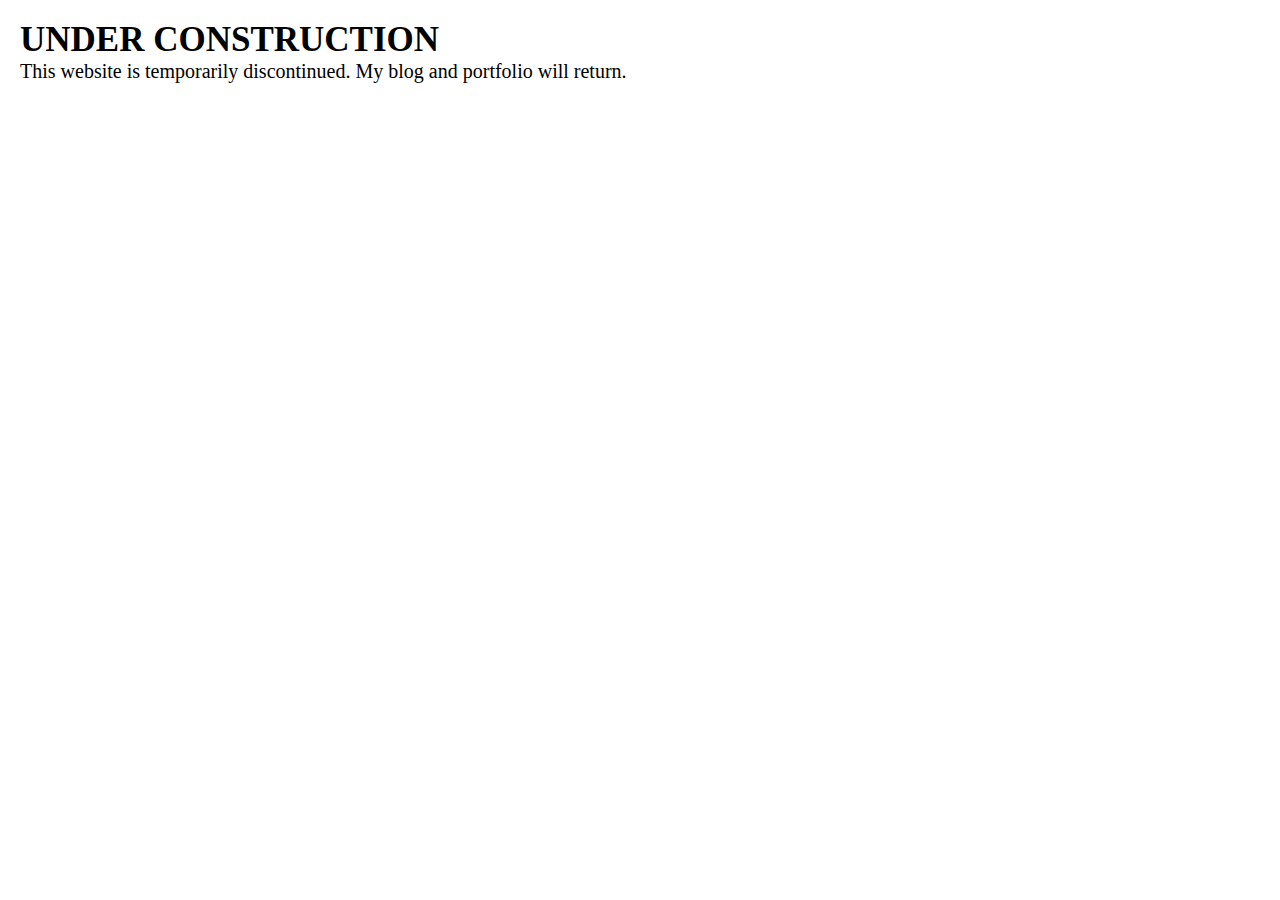
<file: index.html>
<!DOCTYTPE html>
<html>
 <head>
  <meta charset="UTF-8"/>
  <title>Angel Dollface</title>
  <meta name="viewport" content="width=device-width, initial-scale=1">
  <link rel="stylesheet" type="text/css" href="https://angeldollface.boo/doll-cdn/css/dollfonts.css"/>
  <style>
   html {
    top: 0;
    right: 0;
    bottom: 0;
    left: 0;
    width: 100vw;
    height: 100vh;
    padding: 0px;
    margin: 0px;
   }
   body {
    top: 0;
    right: 0;
    bottom: 0;
    left: 0;
    width: 100%;
    height: 100%;
    padding: 0px;
    margin: 0px;
   }
   h1 {
    padding-top: 20px;
    padding-bottom: 0px;
    padding-right: 20px;
    padding-left: 20px;
    margin: 0px;
    font-family: 'CherieBomb';
    color: #000000;
    font-size: 35px;
    text-align: left;
   }
   p {
    padding-top: 0px;
    padding-bottom: 0px;
    padding-right: 20px;
    padding-left: 20px;
    margin: 0px;
    font-family: 'SCP-Regular';
    font-size: 20px;
    color: #000000;
    text-align: left;
   }
  </style>
 </head>
 <body>
  <h1>UNDER CONSTRUCTION</h1>
  <p>
    This website is temporarily discontinued. My blog and portfolio will return.
  </p>
 </body>
</html>
</file>
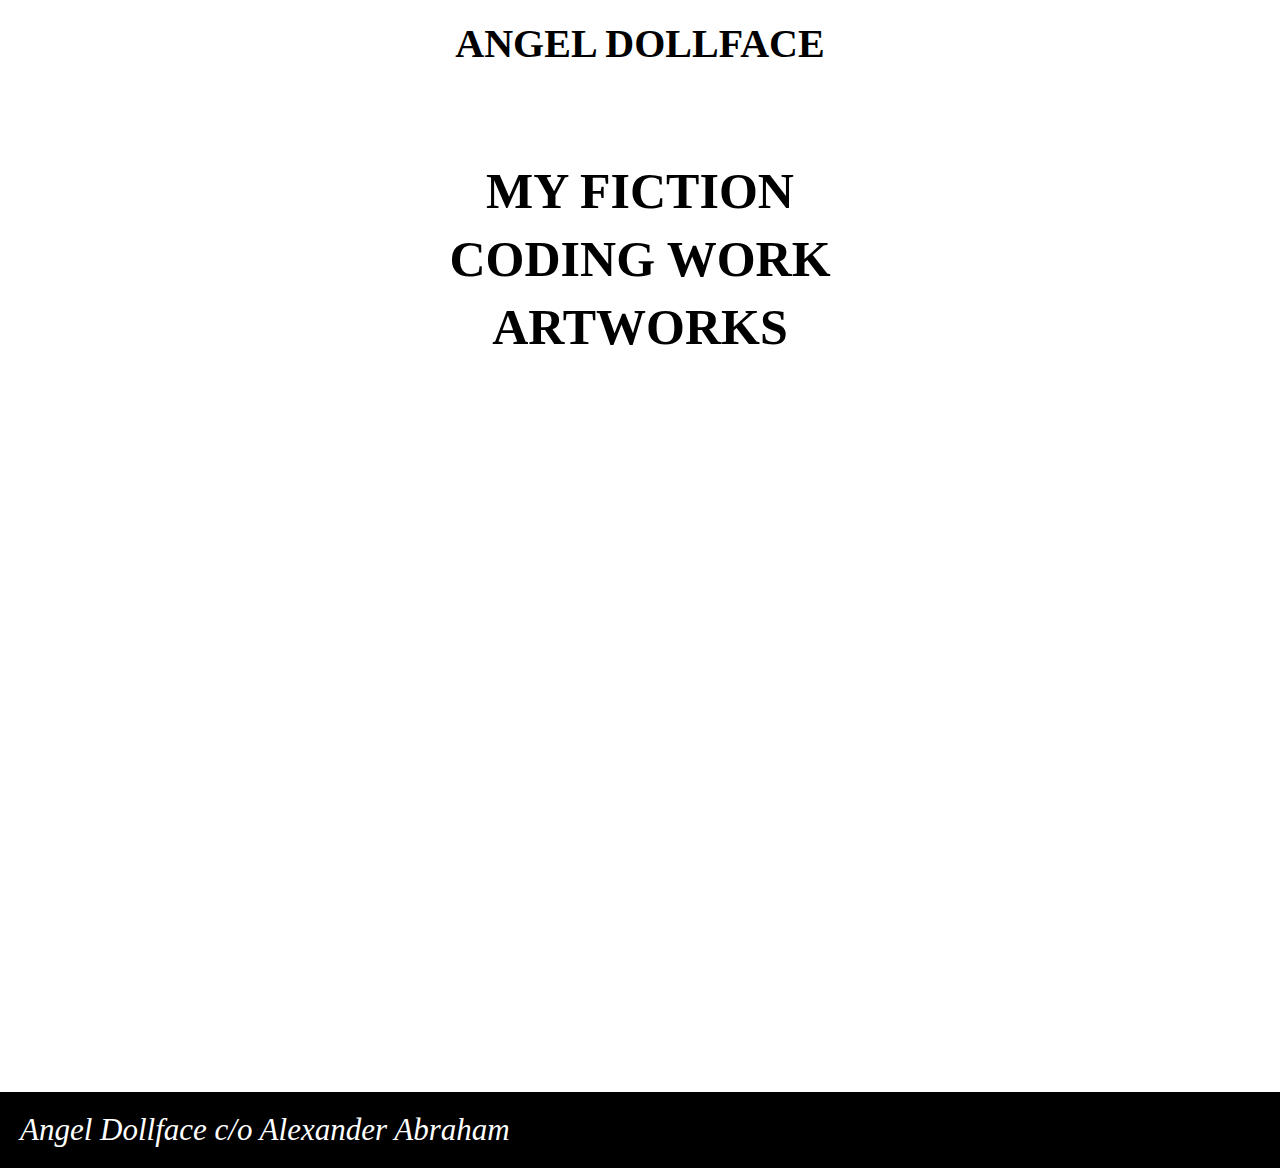
<file: samples/index.html>
<!DOCTYPE html>
<html>
 <head>
  <link rel="stylesheet" href="styles.css"/>
  <title>ANGEL DOLLFACE</title>
  <meta name="viewport" content="width=device-width, initial-scale=1"/>
 </head>
 <body>
  <div class="nav" id="nav">
   <ul class="nav">
   <li class="nav">
    <a class="nav" href="#">LINK 1</a>
   </li>
   <li class="nav">
    <a class="nav" href="#">LINK 2</a>
   </li>
   <li class="nav">
    <a class="nav" href="#">LINK 3</a>
   </li>
   <li class="nav">
    <a class="nav" onclick="closeNav();">CLOSE</a>
   </li>
   </ul>
   <div class="navFooter">
    <p class="navFooter">ANGEL DOLLFACE c/o Alexander Abraham</p>
   </div>
  </div>
  <div class="header">
   <h1 onclick="openNav();">ANGEL DOLLFACE</h1>
  </div>
  <div class="skillList">
   <h2 class="skillList" onclick="window.location.href='blog.html'">MY FICTION</h2>
   <h2 class="skillList" onclick="window.location.href='coding.html'">CODING WORK</h2>
   <h2 class="skillList" onclick="window.location.href='art.html'">ARTWORKS</h2>
  </div>
  <div class="footer">
   <p class="footer">Angel Dollface c/o Alexander Abraham</p>
  </div>
  <script async src="nav.js"></script>
 </body>
</html>
</file>
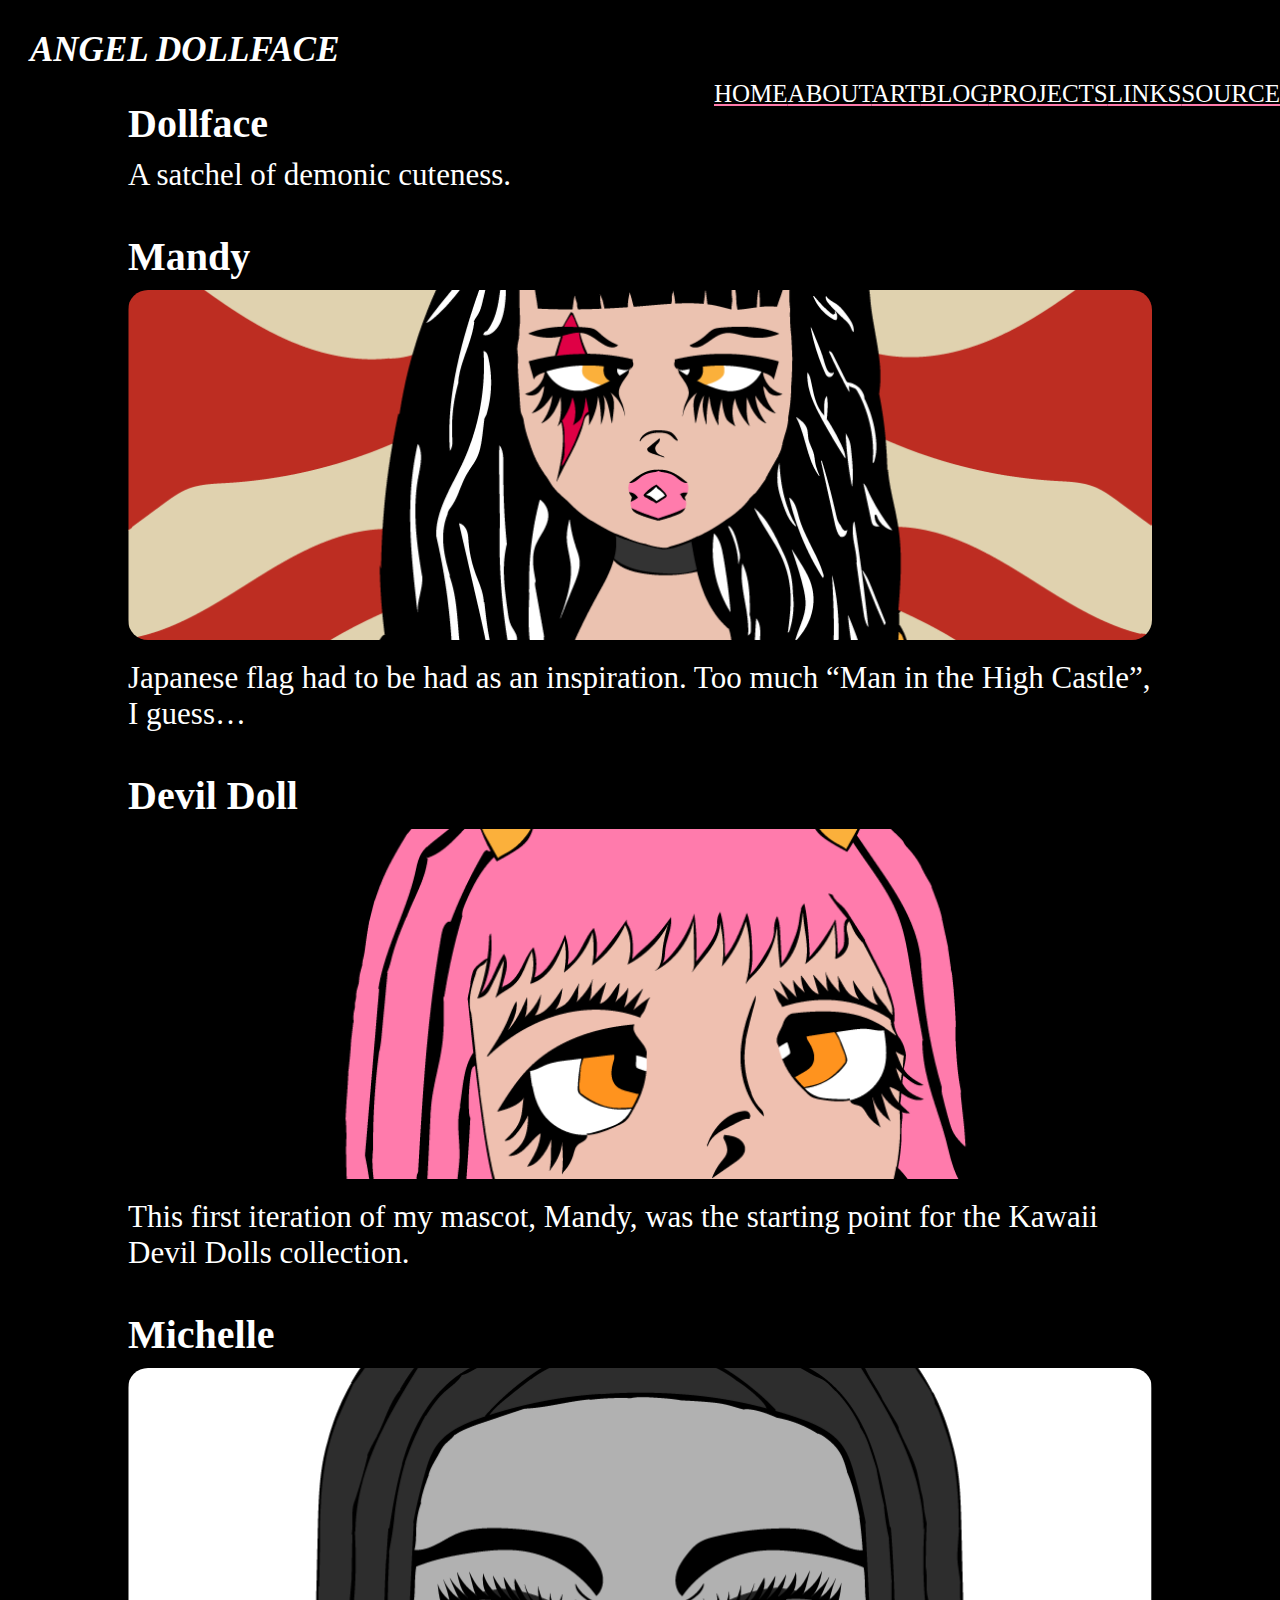
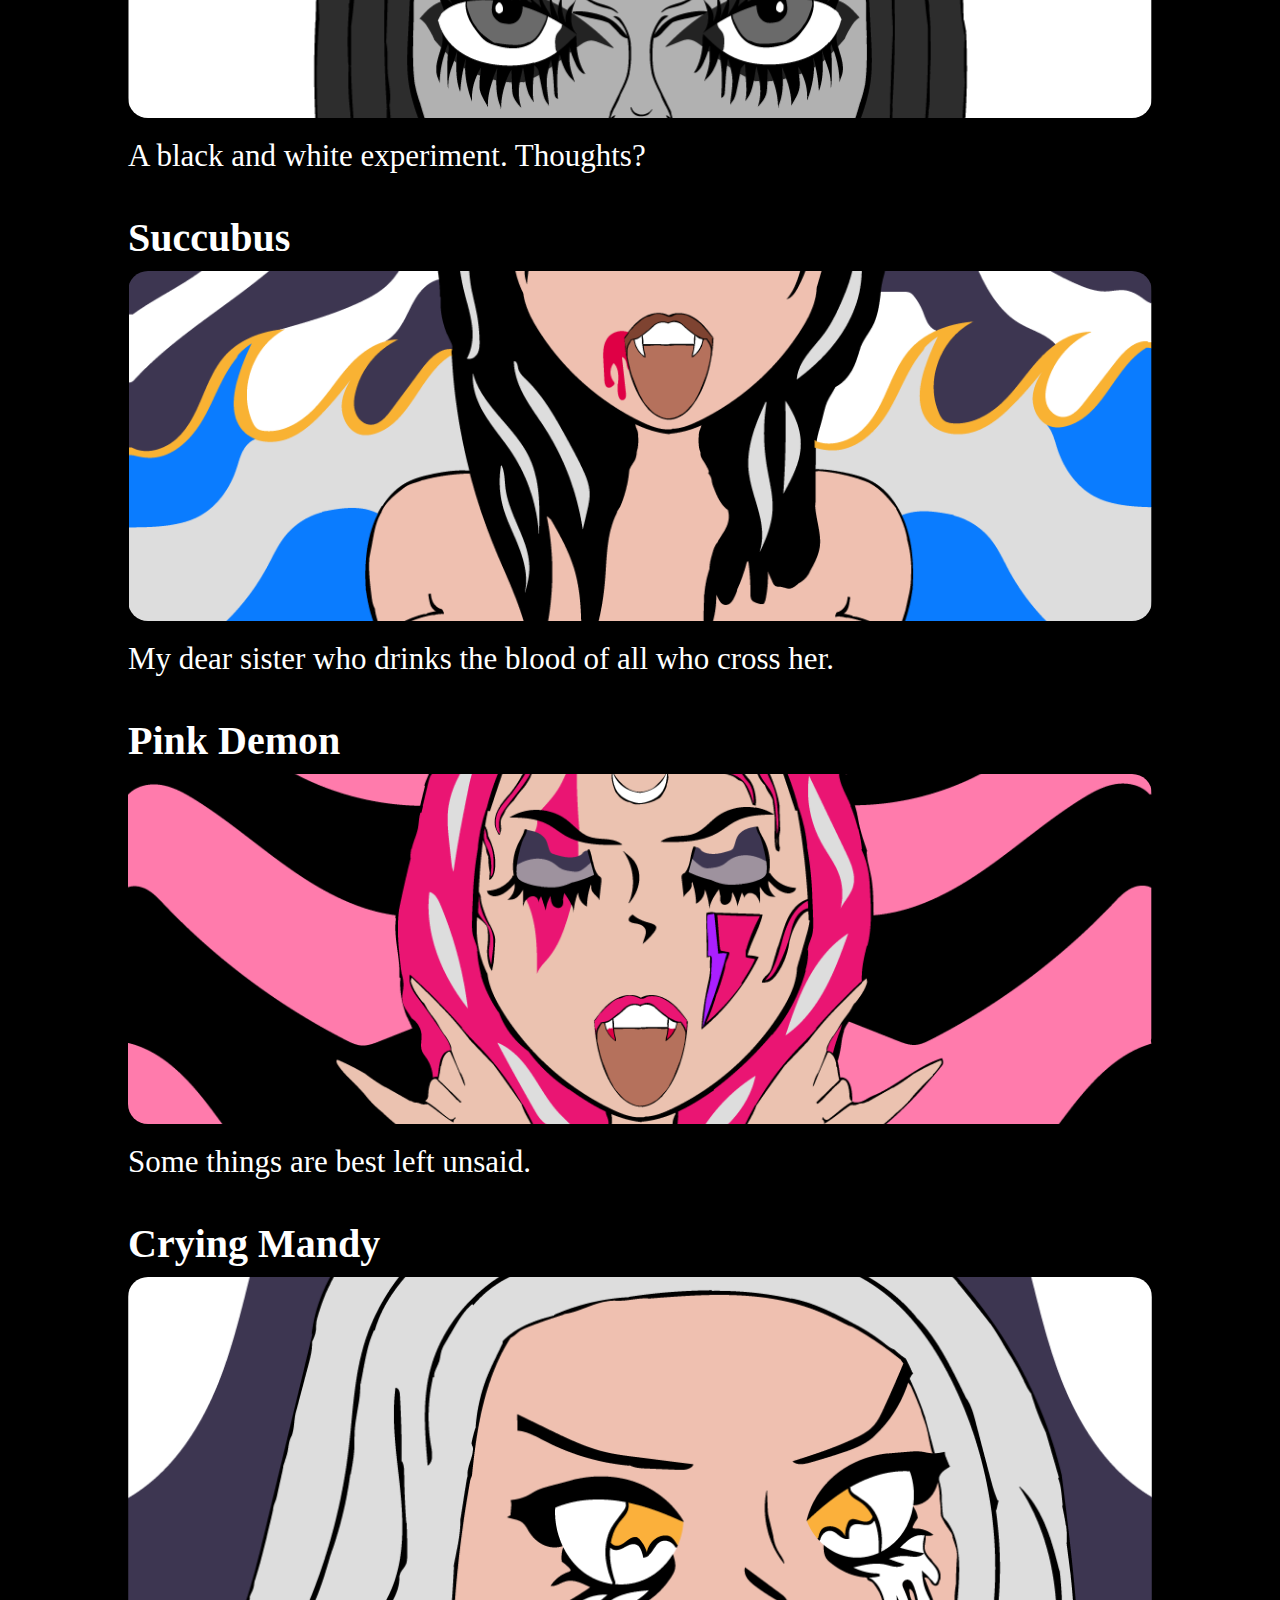
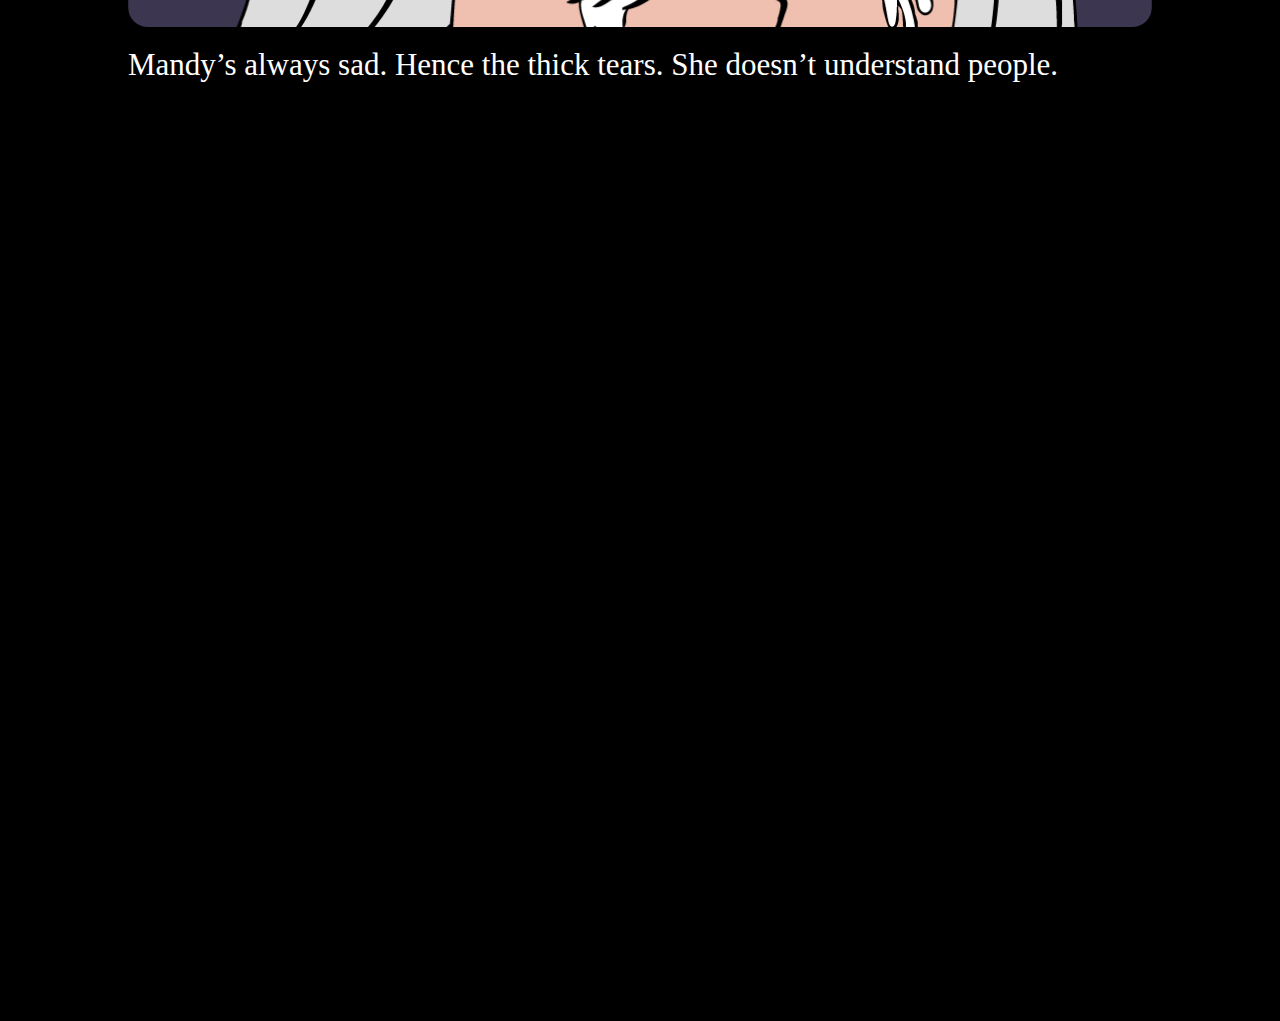
<file: artworks/Dollface/index.html>
<!DOCTYPE html>
<html lang="en">
 <head>
    <meta charset="UTF-8">
    <title>ANGEL DOLLFACE</title>
    <meta name="robots" content="Everyone's favorite doll!">
    <meta name="msapplication-TileColor" content="#000000">
    <meta name="viewport" content="width=device-width, initial-scale=1">
    <meta name="description" content="Everyone's favorite doll!">
    <link rel="apple-touch-icon" sizes="57x57" href="/assets/images/site/favicons/apple-icon-57x57.png">
    <link rel="apple-touch-icon" sizes="60x60" href="/assets/images/site/favicons/apple-icon-60x60.png">
    <link rel="apple-touch-icon" sizes="72x72" href="/assets/images/site/favicons/apple-icon-72x72.png">
    <link rel="apple-touch-icon" sizes="76x76" href="/assets/images/site/favicons/apple-icon-76x76.png">
    <link rel="apple-touch-icon" sizes="114x114" href="/assets/images/site/favicons/apple-icon-114x114.png">
    <link rel="apple-touch-icon" sizes="120x120" href="/assets/images/site/favicons/apple-icon-120x120.png">
    <link rel="apple-touch-icon" sizes="144x144" href="/assets/images/favicons/site/apple-icon-144x144.png">
    <link rel="apple-touch-icon" sizes="152x152" href="/assets/images/site/favicons/apple-icon-152x152.png">
    <link rel="apple-touch-icon" sizes="180x180" href="/assets/images/site/favicons/apple-icon-180x180.png">
    <link rel="icon" type="image/png" sizes="192x192" href="/assets/images/site/favicons/android-icon-192x192.png">
    <link rel="icon" type="image/png" sizes="32x32" href="/assets/images/site/favicons/favicon-32x32.png">
    <link rel="icon" type="image/png" sizes="96x96" href="/assets/images/site/favicons/favicon-96x96.png">
    <link rel="icon" type="image/png" sizes="16x16" href="/assets/images/site/favicons/favicon-16x16.png">
    <meta name="msapplication-TileImage" content="/assets/images/favicons/site/apple-icon-144x144.png">
    <meta property="og:image:type" content="image/png">
    <meta name="twitter:image:type" content="image/png">
    <meta property="og:image" content="/assets/images/site/banner/banner.png">
    <meta property="twitter:image" content="/assets/images/site/banner/banner.png">
    <meta property="og:name" content="ANGEL DOLLFACE">
    <meta property="og:description" content="Everyone's favorite doll!">
    <meta name="twitter:name" content="ANGEL DOLLFACE">
    <meta name="twitter:card" content="summary_large_image">
    <meta name="twitter:image:alt" content="Everyone's favorite doll!">
    <meta name="twitter:description" content="Everyone's favorite doll!">
    <link rel="stylesheet" type="text/css" href="/assets/css/index.css">
   <script type="module" src="/hoisted.b299fdec.js"></script></head>
 <body>
  <div class="header">
 <h1>ANGEL DOLLFACE</h1>
</div>

<div class="nav">
 <a class="nav" href="/">HOME</a><a class="nav" href="/pages/about">ABOUT</a><a class="nav" href="/pages/art">ART</a><a class="nav" href="/pages/blog">BLOG</a><a class="nav" href="/pages/projects">PROJECTS</a><a class="nav" href="/pages/links">LINKS</a><a class="nav" href="/pages/site">SOURCE</a>
</div>

  
    
<script>(function(){const textureURL = "https://angeldollface.art/assets/images/matcaps/04.png";
const symbolName = "Cube";
const modelURL = "https://angeldollface.art/assets/models/StageCube.glb";
const spinAxis = "y";

window.onload= (e) => {
    const borderLightColor = 0xEA1573;
    const stageLightColor = 0xFFFFFF;
    renderModel(
        textureURL,
        symbolName,
        modelURL,
        borderLightColor,
        stageLightColor,
        spinAxis
    )
}
})();</script>

  <div class="itemContent">
    <div class="content">
        <h2>Dollface</h2>
        <p>A satchel of demonic cuteness.</p>
        <h2 id="mandy">Mandy</h2>
<p><img src="/assets/images/art/dollface/Mandy.png" alt="Mandy"></p>
<p>Japanese flag had to be had as an inspiration. Too much “Man in the High Castle”, I guess…</p>
<h2 id="devil-doll">Devil Doll</h2>
<p><img src="/assets/images/art/dollface/DevilDoll.png" alt="Devil Doll"></p>
<p>This first iteration of my mascot, Mandy, was the starting point for the Kawaii Devil Dolls collection.</p>
<h2 id="michelle">Michelle</h2>
<p><img src="/assets/images/art/dollface/Michelle.png" alt="Michelle"></p>
<p>A black and white experiment. Thoughts?</p>
<h2 id="succubus">Succubus</h2>
<p><img src="/assets/images/art/dollface/Succubus.png" alt="Succubus"></p>
<p>My dear sister who drinks the blood of all who cross her.</p>
<h2 id="pink-demon">Pink Demon</h2>
<p><img src="/assets/images/art/dollface/PinkDemon.png" alt="Pink Demon"></p>
<p>Some things are best left unsaid.</p>
<h2 id="crying-mandy">Crying Mandy</h2>
<p><img src="/assets/images/art/dollface/CryingMandy.png" alt="Crying Mandy"></p>
<p>Mandy’s always sad. Hence the thick tears. She doesn’t understand people.</p>
    </div>
    <br>
  </div>
 </body></html>
</file>
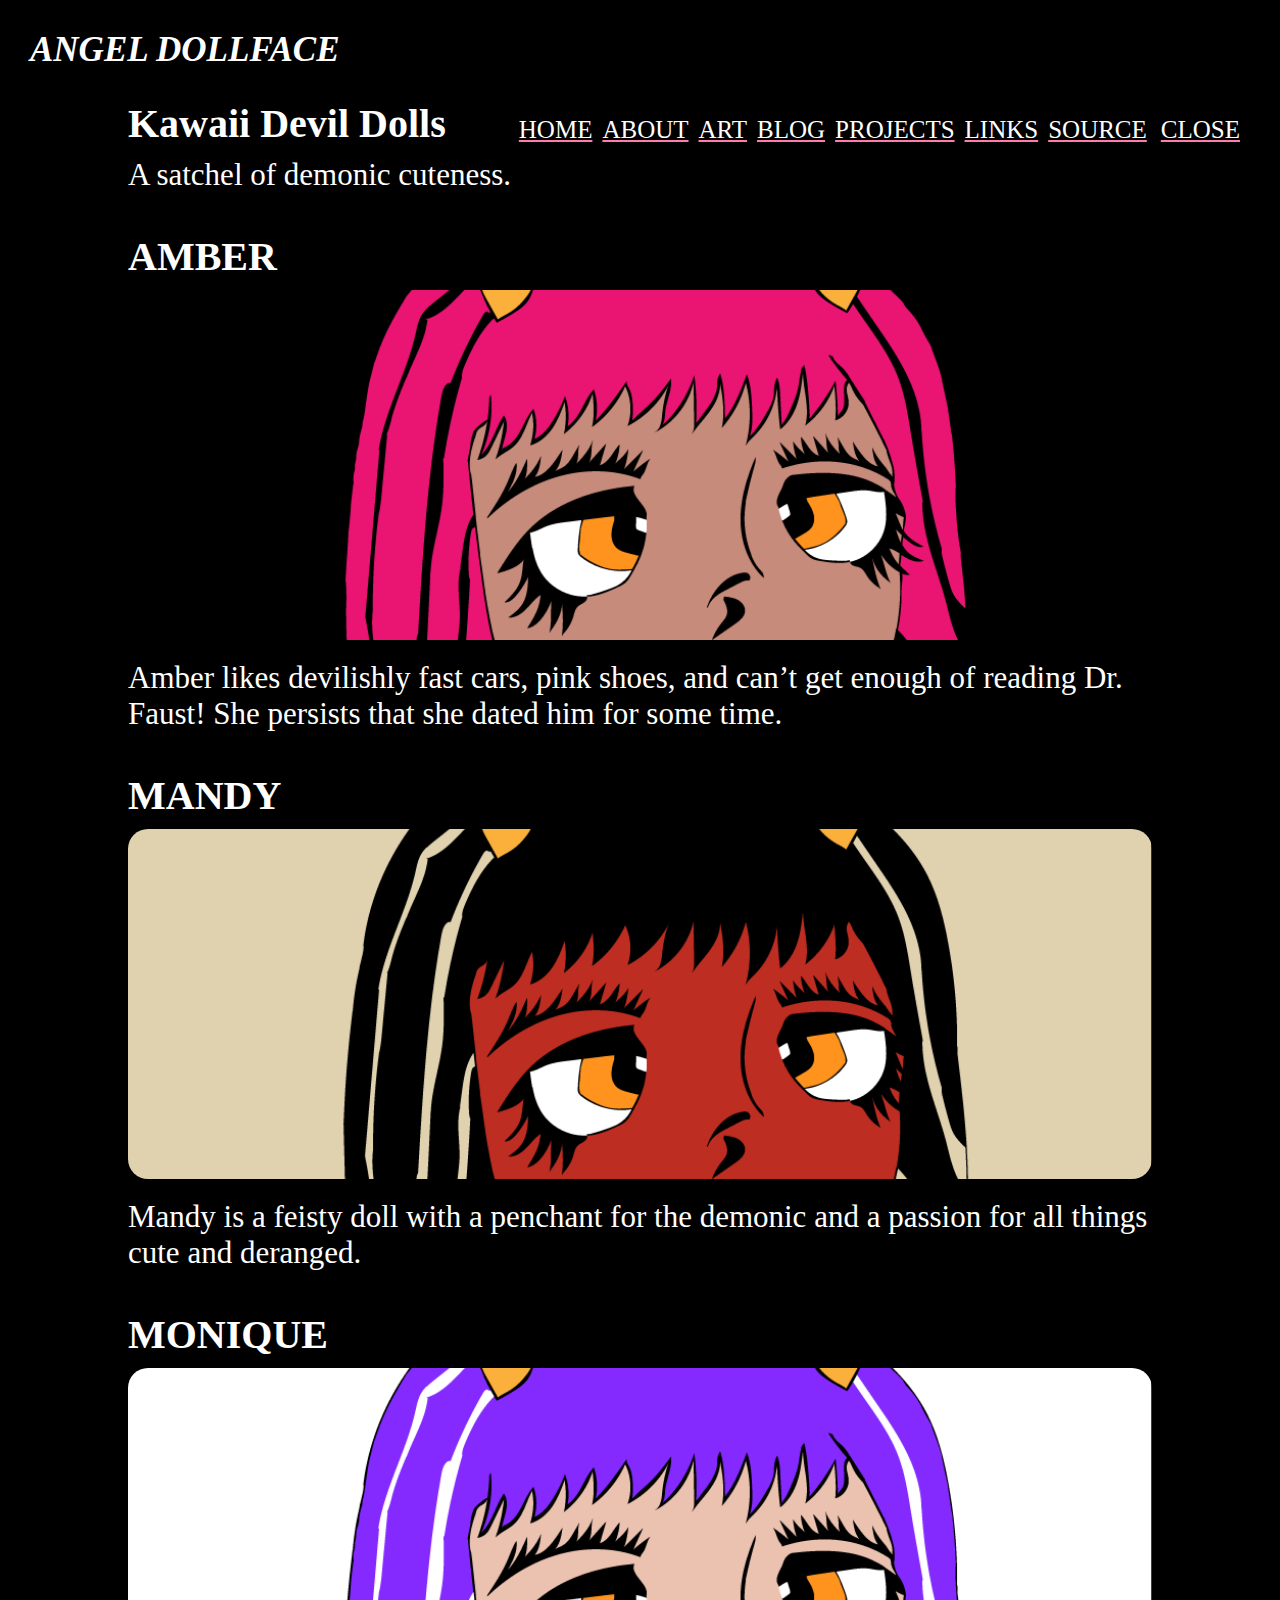
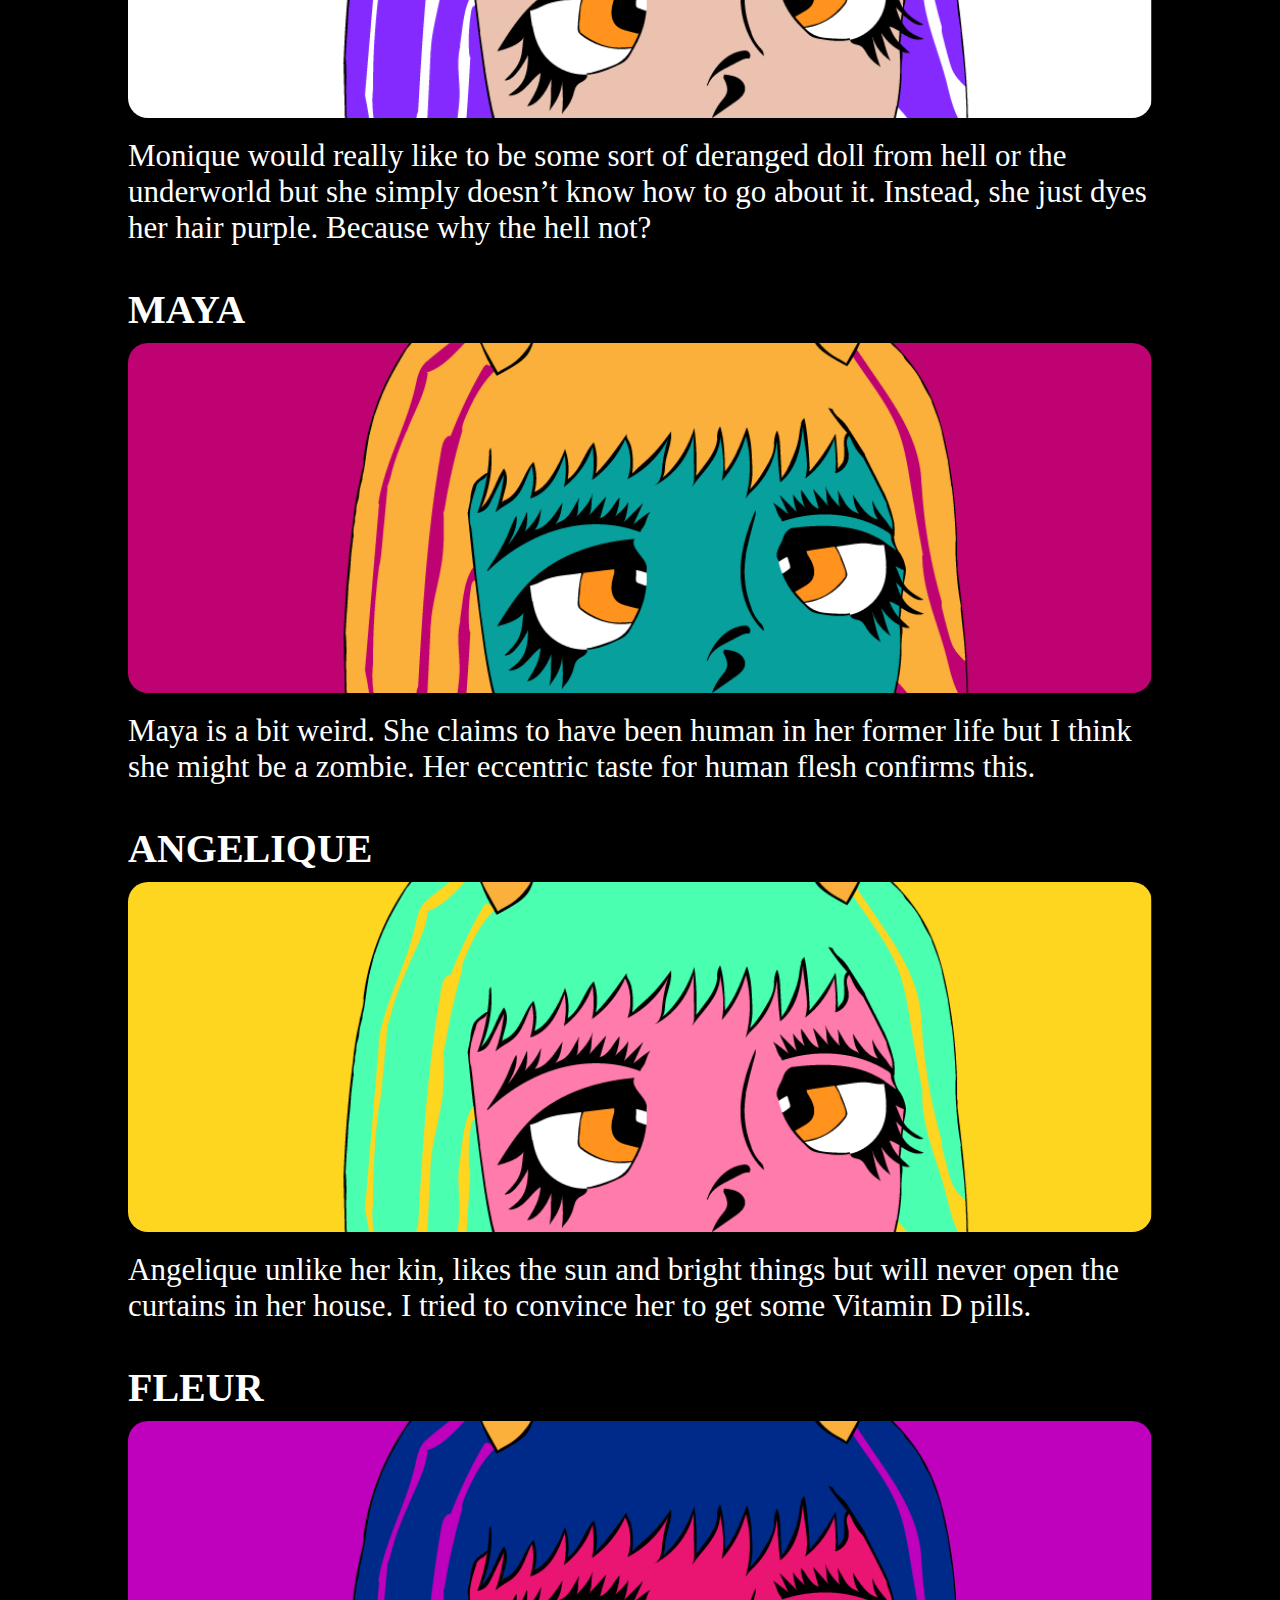
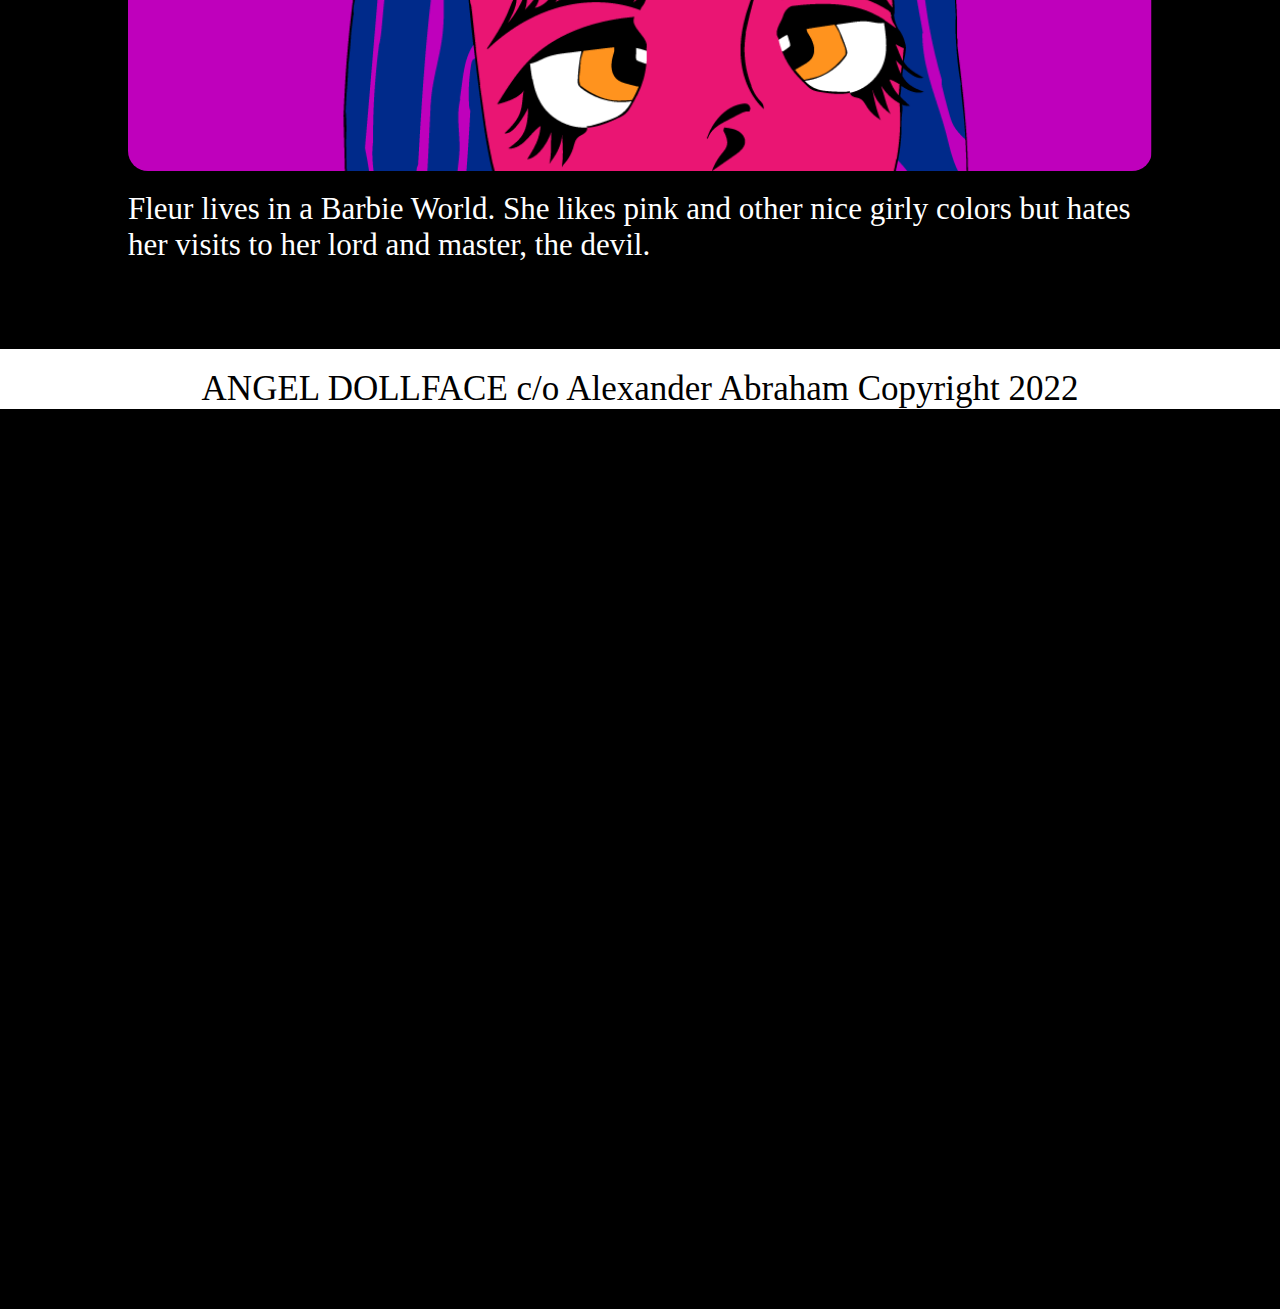
<file: artworks/KawaiiDevilDolls/index.html>
<!DOCTYPE html>
<html lang="en">
 <head>
    <meta charset="UTF-8">
    <title>ANGEL DOLLFACE</title>
    <meta name="robots" content="Everyone's favorite doll!">
    <meta name="msapplication-TileColor" content="#000000">
    <meta name="viewport" content="width=device-width, initial-scale=1">
    <meta name="description" content="Everyone's favorite doll!">
    <link rel="apple-touch-icon" sizes="57x57" href="/assets/images/site/favicons/apple-icon-57x57.png">
    <link rel="apple-touch-icon" sizes="60x60" href="/assets/images/site/favicons/apple-icon-60x60.png">
    <link rel="apple-touch-icon" sizes="72x72" href="/assets/images/site/favicons/apple-icon-72x72.png">
    <link rel="apple-touch-icon" sizes="76x76" href="/assets/images/site/favicons/apple-icon-76x76.png">
    <link rel="apple-touch-icon" sizes="114x114" href="/assets/images/site/favicons/apple-icon-114x114.png">
    <link rel="apple-touch-icon" sizes="120x120" href="/assets/images/site/favicons/apple-icon-120x120.png">
    <link rel="apple-touch-icon" sizes="144x144" href="/assets/images/favicons/site/apple-icon-144x144.png">
    <link rel="apple-touch-icon" sizes="152x152" href="/assets/images/site/favicons/apple-icon-152x152.png">
    <link rel="apple-touch-icon" sizes="180x180" href="/assets/images/site/favicons/apple-icon-180x180.png">
    <link rel="icon" type="image/png" sizes="192x192" href="/assets/images/site/favicons/android-icon-192x192.png">
    <link rel="icon" type="image/png" sizes="32x32" href="/assets/images/site/favicons/favicon-32x32.png">
    <link rel="icon" type="image/png" sizes="96x96" href="/assets/images/site/favicons/favicon-96x96.png">
    <link rel="icon" type="image/png" sizes="16x16" href="/assets/images/site/favicons/favicon-16x16.png">
    <meta name="msapplication-TileImage" content="/assets/images/favicons/site/apple-icon-144x144.png">
    <meta property="og:image:type" content="image/png">
    <meta name="twitter:image:type" content="image/png">
    <meta property="og:image" content="/assets/images/site/banner/banner.png">
    <meta property="twitter:image" content="/assets/images/site/banner/banner.png">
    <meta property="og:name" content="ANGEL DOLLFACE">
    <meta property="og:description" content="Everyone's favorite doll!">
    <meta name="twitter:name" content="ANGEL DOLLFACE">
    <meta name="twitter:card" content="summary_large_image">
    <meta name="twitter:image:alt" content="Everyone's favorite doll!">
    <meta name="twitter:description" content="Everyone's favorite doll!">
    <link rel="stylesheet" type="text/css" href="/assets/css/index.css">
   <script type="module" src="/hoisted.23b3c520.js"></script></head>
 <body>
  

<div class="header">
 <h1 onclick="openNav();">ANGEL DOLLFACE</h1>
</div>

<div class="nav" id="nav">
 <ul class="nav">
 <li class="nav">
   <a class="nav" href="/">HOME</a>
  </li><li class="nav">
   <a class="nav" href="/pages/about">ABOUT</a>
  </li><li class="nav">
   <a class="nav" href="/pages/art">ART</a>
  </li><li class="nav">
   <a class="nav" href="/pages/blog">BLOG</a>
  </li><li class="nav">
   <a class="nav" href="/pages/projects">PROJECTS</a>
  </li><li class="nav">
   <a class="nav" href="/pages/links">LINKS</a>
  </li><li class="nav">
   <a class="nav" href="/pages/site">SOURCE</a>
  </li>
  <li class="nav">
   <a class="nav" onclick="closeNav();">CLOSE</a>
  </li>
 </ul>
</div>

  
    
<script>(function(){const textureURL = "https://angeldollface.art/assets/images/matcaps/04.png";
const symbolName = "Cube";
const modelURL = "https://angeldollface.art/assets/models/StageCube.glb";
const spinAxis = "y";

window.onload= (e) => {
    const borderLightColor = 0xEA1573;
    const stageLightColor = 0xFFFFFF;
    renderModel(
        textureURL,
        symbolName,
        modelURL,
        borderLightColor,
        stageLightColor,
        spinAxis
    )
}
})();</script>
  <div class="content">
    <h2>Kawaii Devil Dolls</h2>
    <p>A satchel of demonic cuteness.</p>
    <h2 id="amber">AMBER</h2>
<p><img src="/assets/images/art/kdd/Amber.png" alt="Angelique"></p>
<p>Amber likes devilishly fast cars, pink shoes, and can’t get enough of reading Dr. Faust! She persists that she dated him for some time.</p>
<h2 id="mandy">MANDY</h2>
<p><img src="/assets/images/art/kdd/Mandy.png" alt="Angelique"></p>
<p>Mandy is a feisty doll with a penchant for the demonic and a passion for all things cute and deranged.</p>
<h2 id="monique">MONIQUE</h2>
<p><img src="/assets/images/art/kdd/Monique.png" alt="Angelique"></p>
<p>Monique would really like to be some sort of deranged doll from hell or the underworld but she simply doesn’t know how to go about it. Instead, she just dyes her hair purple. Because why the hell not?</p>
<h2 id="maya">MAYA</h2>
<p><img src="/assets/images/art/kdd/Maya.png" alt="Maya"></p>
<p>Maya is a bit weird. She claims to have been human in her former life but I think she might be a zombie. Her eccentric taste for human flesh confirms this.</p>
<h2 id="angelique">ANGELIQUE</h2>
<p><img src="/assets/images/art/kdd/Angelique.png" alt="Angelique"></p>
<p>Angelique unlike her kin, likes the sun and bright things but will never open the curtains in her house. I tried to convince her to get some Vitamin D pills.</p>
<h2 id="fleur">FLEUR</h2>
<p><img src="/assets/images/art/kdd/Fleur.png" alt="Angelique"></p>
<p>Fleur lives in a Barbie World. She likes pink and other nice girly colors but hates her visits to her lord and master, the devil.</p>
  </div>
  <br>
  <br>
<div class="footer">
 <p class="footer">ANGEL DOLLFACE c/o Alexander Abraham Copyright 2022</p>
</div>
 </body></html>
</file>
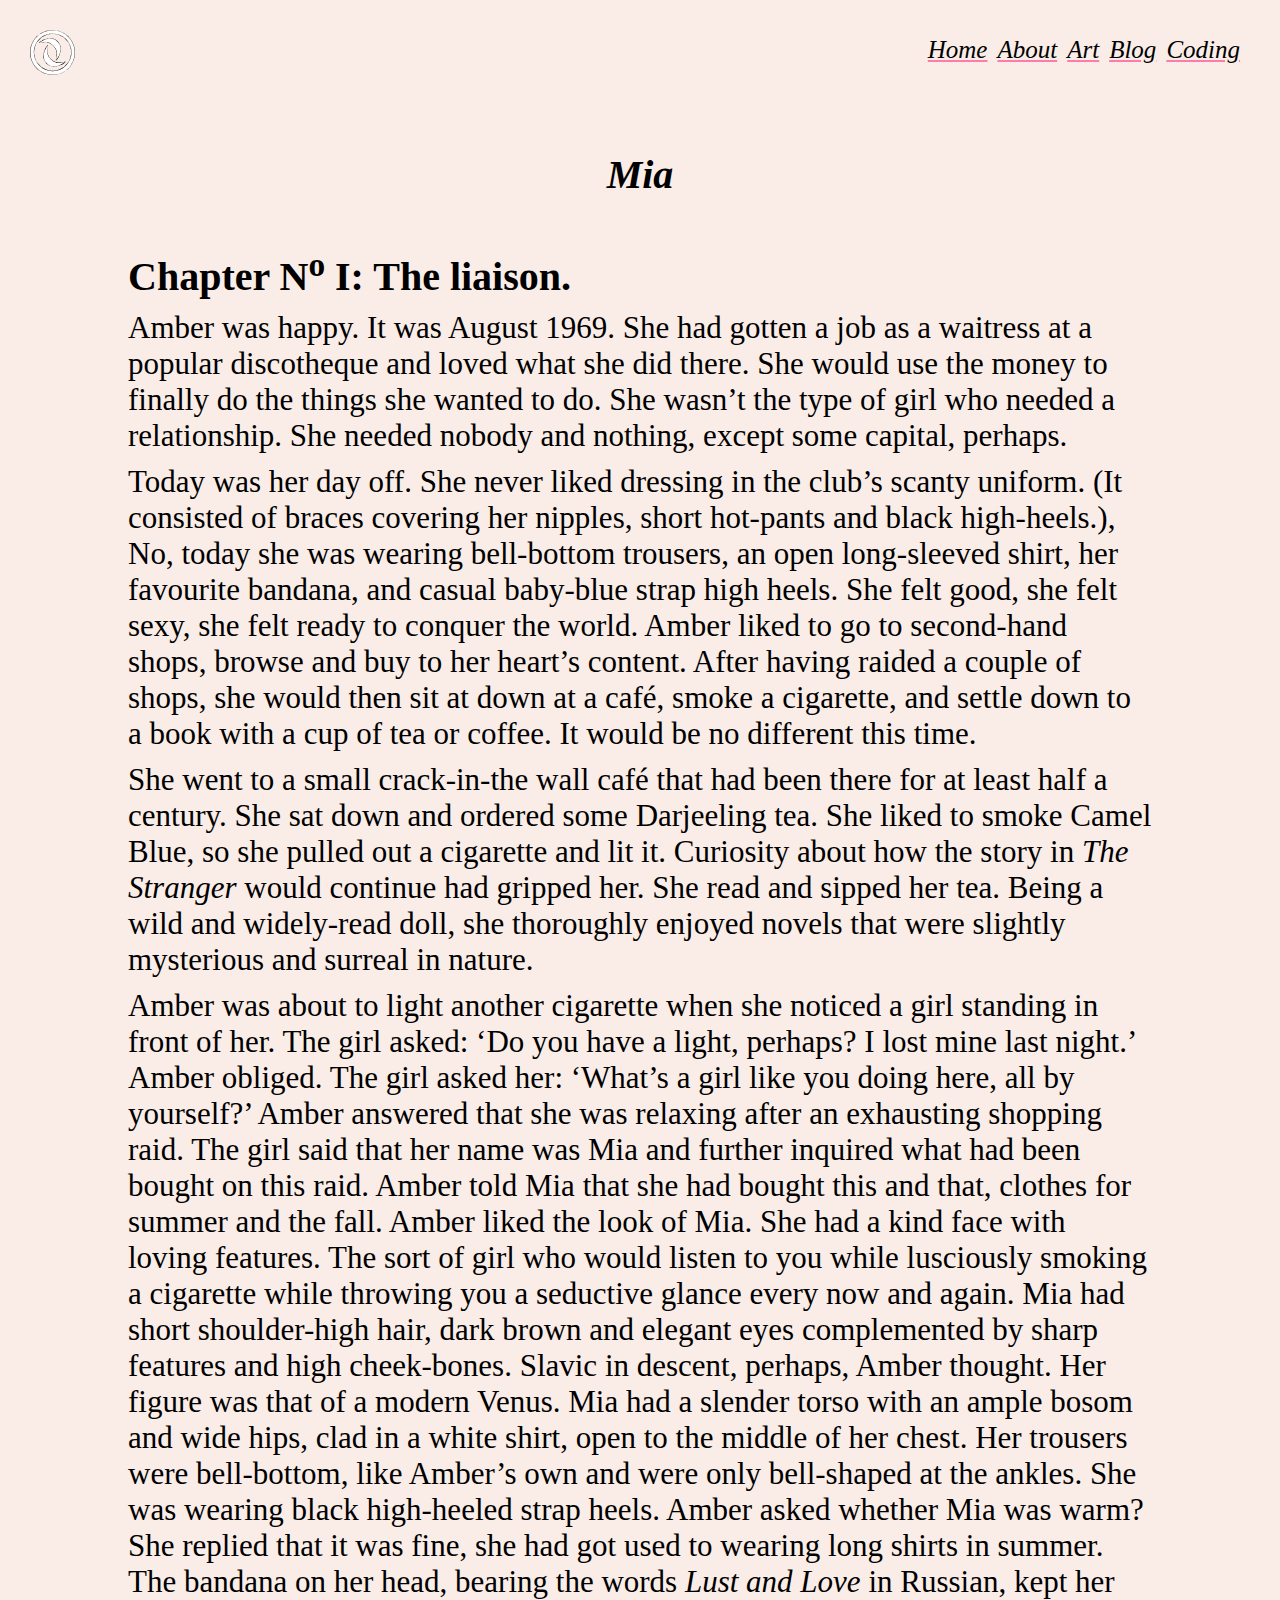
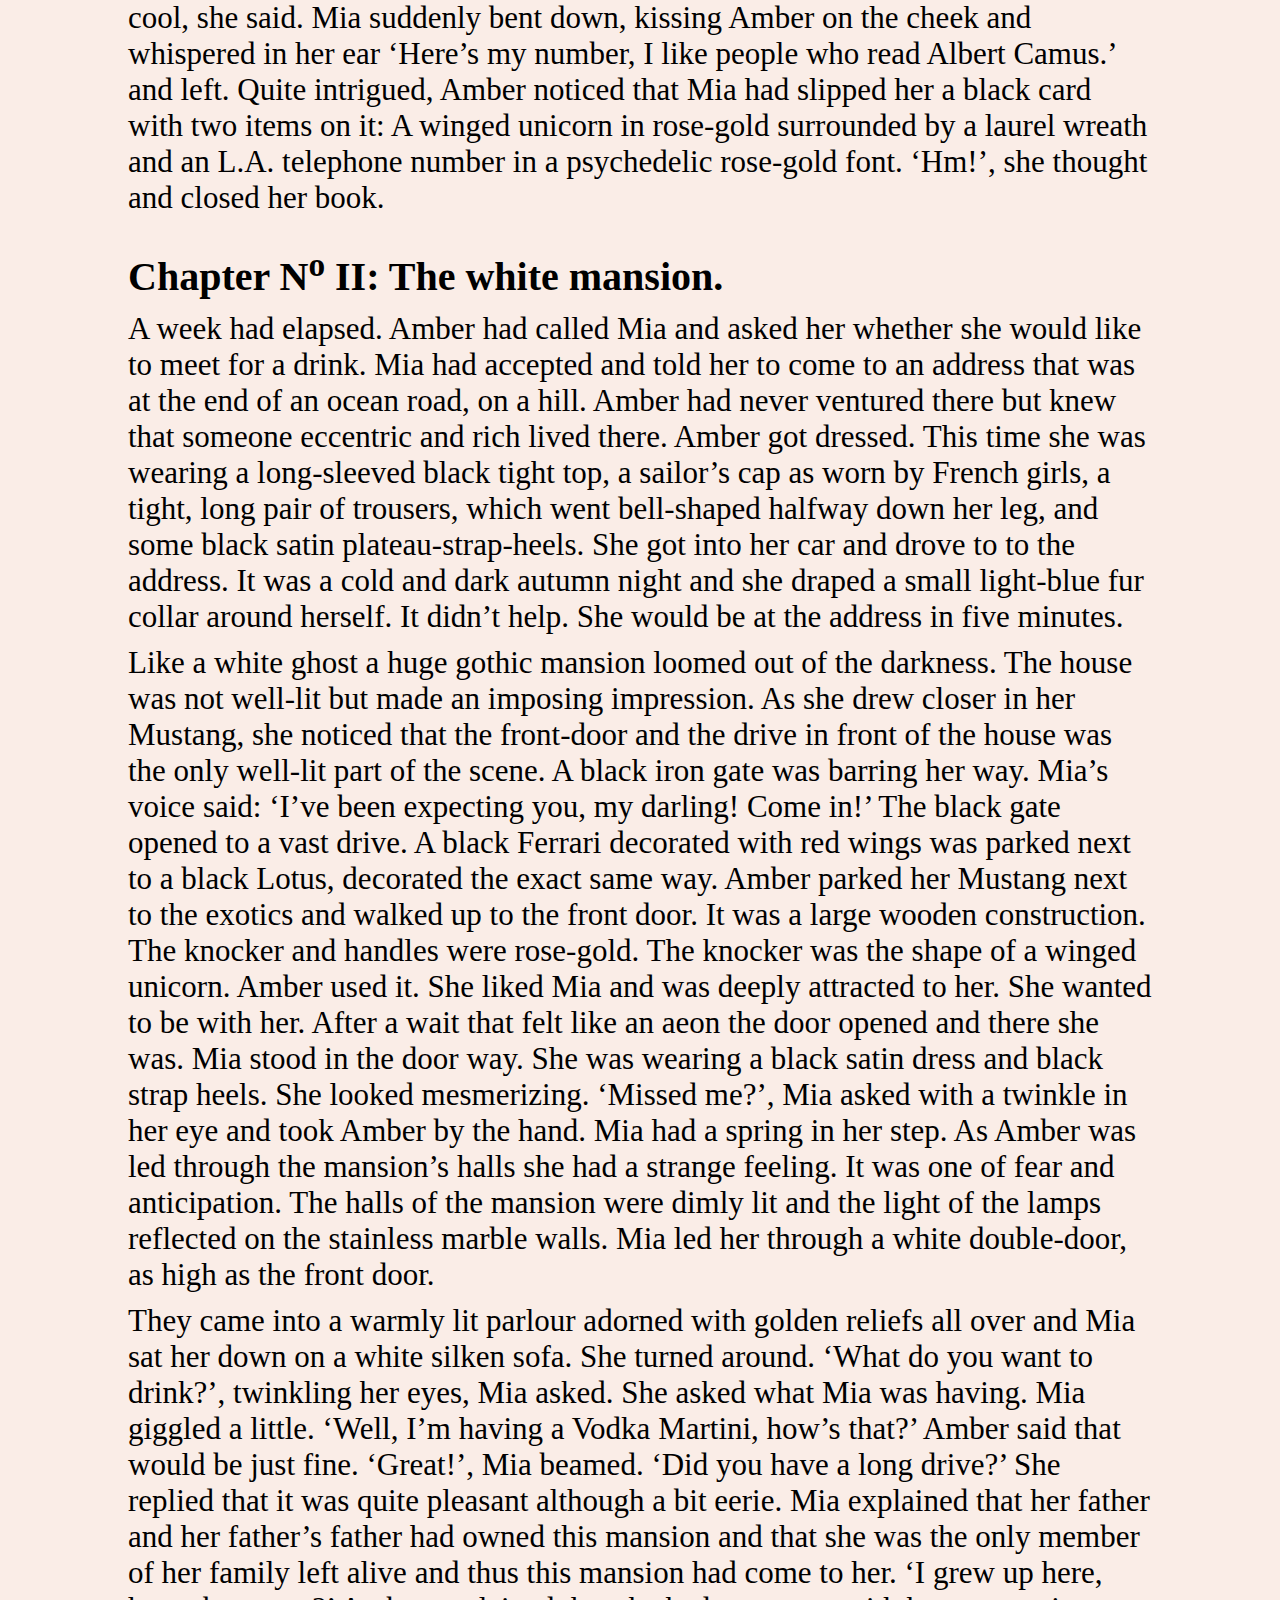
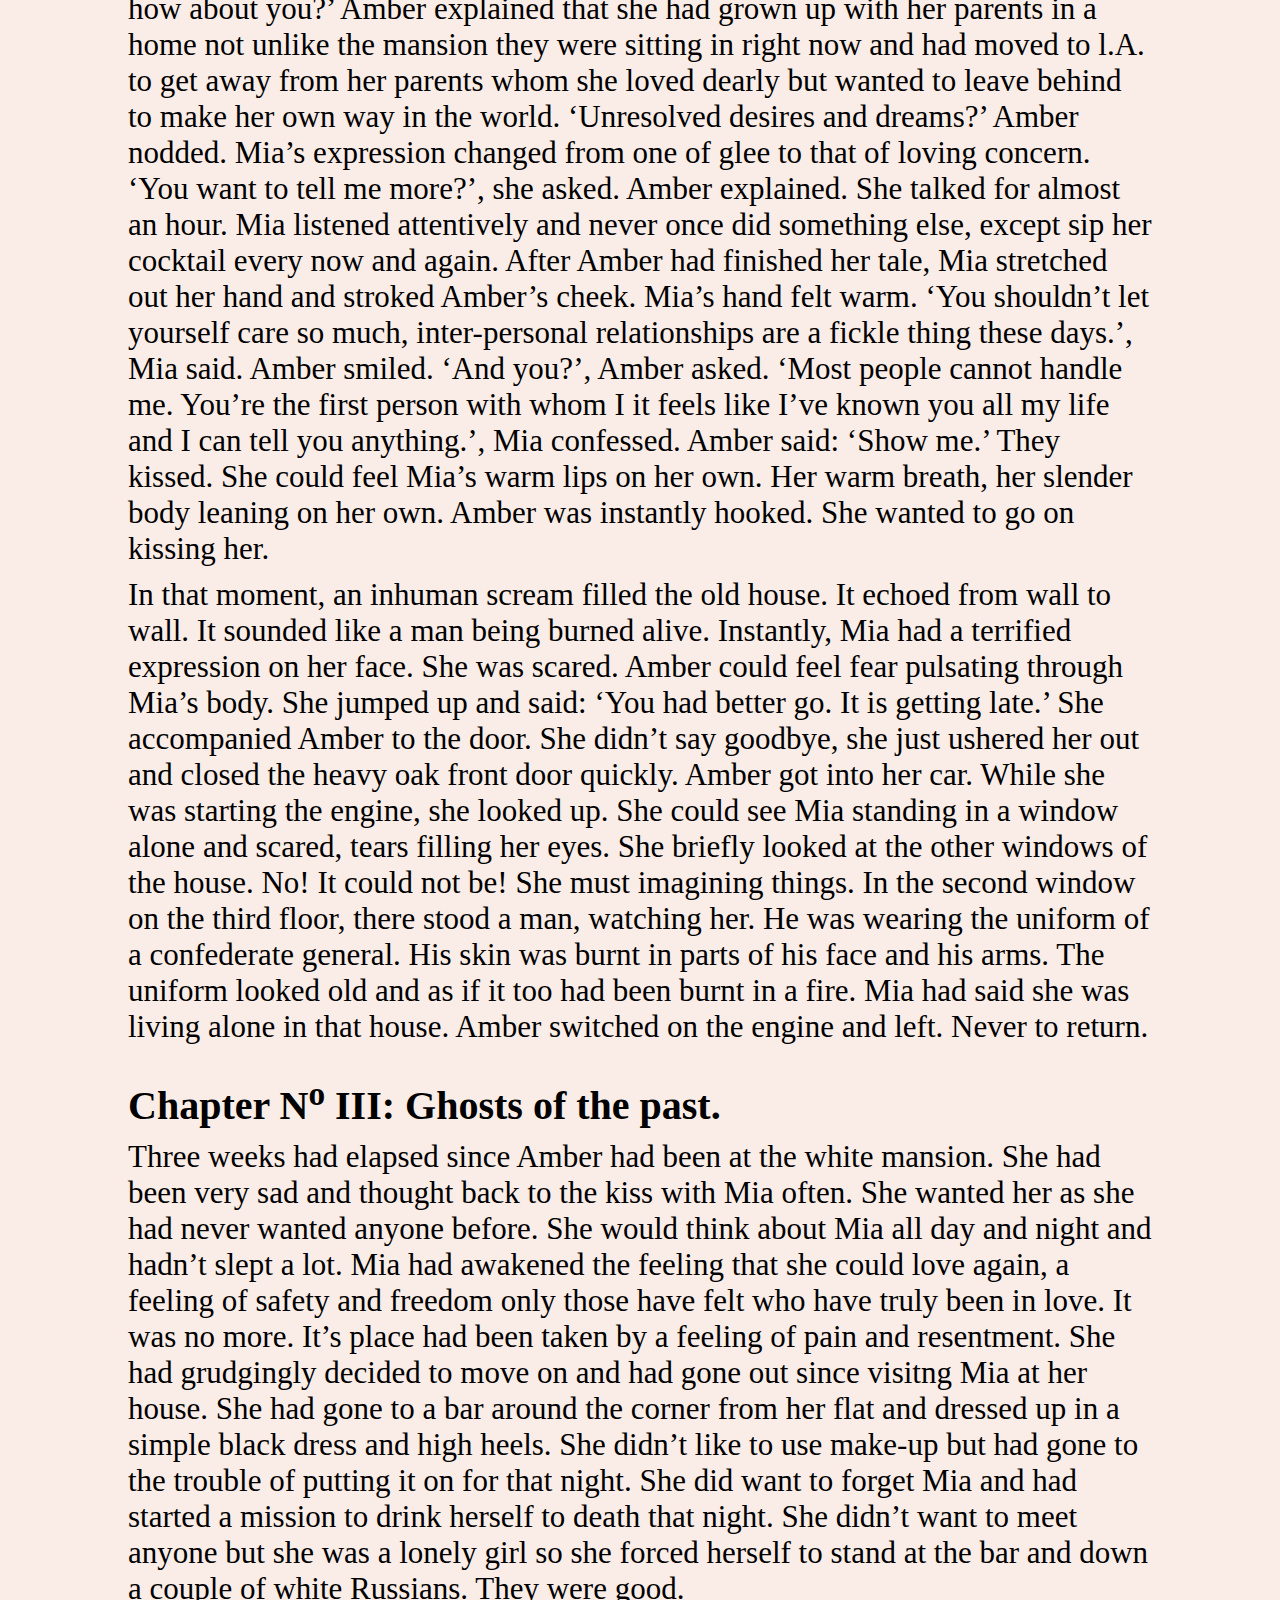
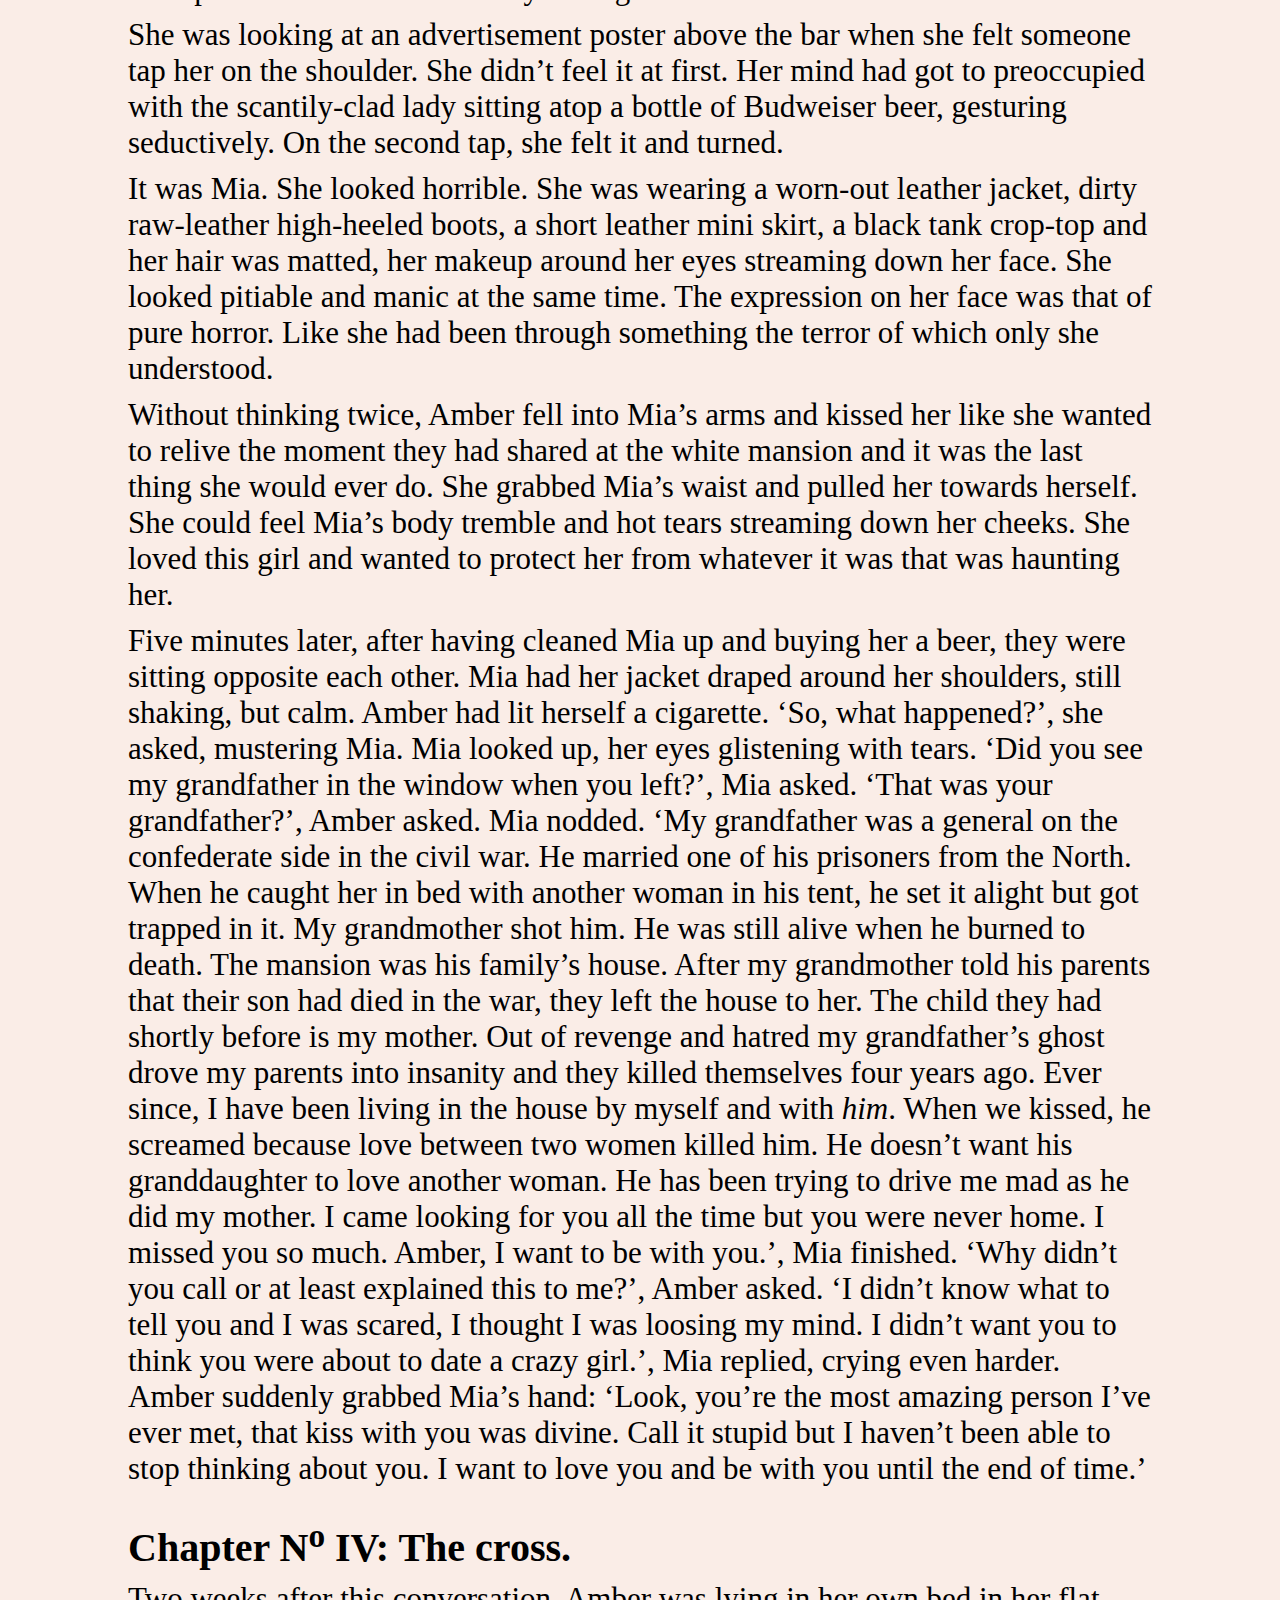
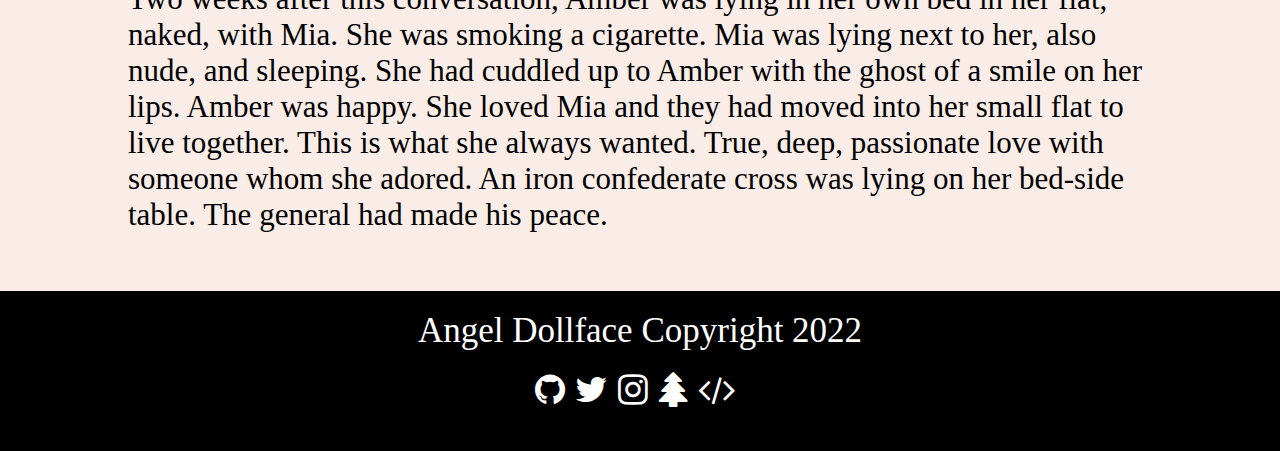
<file: blog/2021-08-13-Mia/index.html>
<!DOCTYPE html>
<html lang="en">
 <head>
    <meta charset="UTF-8">
    <title>Mia</title>
    <meta name="robots" content="The mysterious girl from the white mansion.">
    <meta name="msapplication-TileColor" content="#000000">
    <meta name="viewport" content="width=device-width, initial-scale=1">
    <meta name="description" content="The mysterious girl from the white mansion.">
    <link rel="apple-touch-icon" sizes="57x57" href="/assets/images/site/favicons/apple-icon-57x57.png">
    <link rel="apple-touch-icon" sizes="60x60" href="/assets/images/site/favicons/apple-icon-60x60.png">
    <link rel="apple-touch-icon" sizes="72x72" href="/assets/images/site/favicons/apple-icon-72x72.png">
    <link rel="apple-touch-icon" sizes="76x76" href="/assets/images/site/favicons/apple-icon-76x76.png">
    <link rel="apple-touch-icon" sizes="114x114" href="/assets/images/site/favicons/apple-icon-114x114.png">
    <link rel="apple-touch-icon" sizes="120x120" href="/assets/images/site/favicons/apple-icon-120x120.png">
    <link rel="apple-touch-icon" sizes="144x144" href="/assets/images/favicons/site/apple-icon-144x144.png">
    <link rel="apple-touch-icon" sizes="152x152" href="/assets/images/site/favicons/apple-icon-152x152.png">
    <link rel="apple-touch-icon" sizes="180x180" href="/assets/images/site/favicons/apple-icon-180x180.png">
    <link rel="icon" type="image/png" sizes="192x192" href="/assets/images/site/favicons/android-icon-192x192.png">
    <link rel="icon" type="image/png" sizes="32x32" href="/assets/images/site/favicons/favicon-32x32.png">
    <link rel="icon" type="image/png" sizes="96x96" href="/assets/images/site/favicons/favicon-96x96.png">
    <link rel="icon" type="image/png" sizes="16x16" href="/assets/images/site/favicons/favicon-16x16.png">
    <meta name="msapplication-TileImage" content="/assets/images/favicons/site/apple-icon-144x144.png">
    <meta property="og:image:type" content="image/png">
    <meta name="twitter:image:type" content="image/png">
    <meta property="og:image" content="/assets/images/site/banner/banner.png">
    <meta property="twitter:image" content="/assets/images/site/banner/banner.png">
    <meta property="og:name" content="Mia">
    <meta property="og:description" content="The mysterious girl from the white mansion.">
    <meta name="twitter:name" content="Mia">
    <meta name="twitter:card" content="summary_large_image">
    <meta name="twitter:image:alt" content="The mysterious girl from the white mansion.">
    <meta name="twitter:description" content="The mysterious girl from the white mansion.">
    <link rel="stylesheet" href="https://cdnjs.cloudflare.com/ajax/libs/font-awesome/4.7.0/css/font-awesome.min.css">
    <link rel="stylesheet" type="text/css" href="/assets/css/main/index.css">
    <link rel="stylesheet" type="text/css" href="/assets/css/fonts/chanel.css">
    <script async src="https://www.googletagmanager.com/gtag/js?id=G-KBXPMTL66E"></script>
    <script async src="https://pagead2.googlesyndication.com/pagead/js/adsbygoogle.js?client=ca-pub-7540160159049419" crossorigin="anonymous"></script>
    <script>
     window.dataLayer = window.dataLayer || [];
     function gtag(){dataLayer.push(arguments);}
     gtag('js', new Date());
     gtag('config', 'G-KBXPMTL66E');
    </script>
   <script type="module">function t(){let e=document.getElementById("nav");e.style.width="100vw",e.style.height="100vh"}function l(){let e=document.getElementById("nav");e.style.width="0vw",e.style.height="0vh"}globalThis.openNav=t;globalThis.closeNav=l;
</script></head>
 <body>
  
<div class="header">
 <img class="logo" src="/assets/images/site/logo/logo.svg" onclick="window.location.href='/'">
 <button class="menu" onclick="openNav();">
  <i class="fa fa-bars"></i>
 </button>
 <div class="nav" id="nav">
  <ul class="nav">
   <li class="nav">
       <a class="nav" href="/">Home</a>
      </li><li class="nav">
       <a class="nav" href="/pages/about">About</a>
      </li><li class="nav">
       <a class="nav" href="/pages/art">Art</a>
      </li><li class="nav">
       <a class="nav" href="/pages/blog">Blog</a>
      </li><li class="nav">
       <a class="nav" href="/pages/coding">Coding</a>
      </li>
    <li class="navClose">
     <a class="nav" onclick="closeNav();">Close</a>
    </li>
   </ul>
  </div>
</div>
  <br>
  <br>
  <div class="content">
   <h2 class="sectionHeading">Mia</h2>
   <br>
   <h2 id="chapter-no-i-the-liaison">Chapter N<sup>o</sup> I: The liaison.</h2>
<p>Amber was happy. It was August 1969. She had gotten a job as a waitress at a popular discotheque and loved what she did there.
She would use the money to finally do the things she wanted to do. She wasn’t the type of girl who needed a relationship.
She needed nobody and nothing, except some capital, perhaps.</p>
<p>Today was her day off.
She never liked dressing in the club’s scanty uniform. (It consisted of braces covering her nipples, short hot-pants and black high-heels.), No, today she was wearing bell-bottom trousers, an open long-sleeved shirt, her favourite bandana, and casual baby-blue strap high heels.
She felt good, she felt sexy, she felt ready to conquer the world. Amber liked to go to second-hand shops, browse and buy to her heart’s content. After having raided a couple of shops, she would then sit at down at a café, smoke a cigarette, and settle down to a book with a cup of tea or coffee. It would be no different this time.</p>
<p>She went to a small crack-in-the wall café that had been there for at least half a century. She sat down and ordered some Darjeeling tea. She liked to smoke Camel Blue, so she pulled out a cigarette and lit it.
Curiosity about how the story in <em>The Stranger</em> would continue had gripped her. She read and sipped her tea.
Being a wild and widely-read doll, she thoroughly enjoyed novels that were slightly mysterious and surreal in nature.</p>
<p>Amber was about to light another cigarette when she noticed a girl standing in front of her. The girl asked: ‘Do you have a light, perhaps? I lost mine last night.’  Amber obliged. The girl asked her: ‘What’s a girl like you doing here, all by yourself?’ Amber answered that she was relaxing after an exhausting shopping raid. The girl said that her name was Mia and further inquired what had been bought on this raid. Amber told Mia that she had bought this and that, clothes for summer and the fall. Amber liked the look of Mia. She had a kind face with loving features. The sort of girl who would listen to you while lusciously smoking a cigarette while throwing you a seductive glance every now and again. Mia had short shoulder-high hair, dark brown and elegant eyes complemented by sharp features and high cheek-bones. Slavic in descent, perhaps, Amber thought. Her figure was that of a modern Venus. Mia had a slender torso with an ample bosom and wide hips, clad in a white shirt, open to the middle of her chest. Her trousers were bell-bottom, like Amber’s own and were only bell-shaped at the ankles. She was wearing black high-heeled strap heels. Amber asked whether Mia was warm? She replied that it was fine, she had got used to wearing long shirts in summer. The bandana on her head, bearing the words <em>Lust and Love</em> in Russian, kept her cool, she said. Mia suddenly bent down, kissing Amber on the cheek and whispered in her ear ‘Here’s my number, I like people who read Albert Camus.’ and left. Quite intrigued, Amber noticed that Mia had slipped her a black card with two items on it: A winged unicorn in rose-gold surrounded by a laurel wreath and an L.A. telephone number in a psychedelic rose-gold font. ‘Hm!’, she thought and closed her book.</p>
<h2 id="chapter-no-ii-the-white-mansion">Chapter N<sup>o</sup> II: The white mansion.</h2>
<p>A week had elapsed. Amber had called Mia and asked her whether she would like to meet for a drink. Mia had accepted and told her to come to an address that was at the end of an ocean road, on a hill. Amber had never ventured there but knew that someone eccentric and rich lived there. Amber got dressed. This time she was wearing a long-sleeved black tight top, a sailor’s cap as worn by French girls, a tight, long pair of trousers, which went bell-shaped halfway down her leg, and some black satin plateau-strap-heels. She got into her car and drove to to the address. It was a cold and dark autumn night and she draped a small light-blue fur collar around herself. It didn’t help. She would be at the address in five minutes.</p>
<p>Like a white ghost a huge gothic mansion loomed out of the darkness. The house was not well-lit but made an imposing impression. As she drew closer in her Mustang, she noticed that the front-door and the drive in front of the house was the only well-lit part of the scene. A black iron gate was barring her way. Mia’s voice said: ‘I’ve been expecting you, my darling! Come in!’ The black gate opened to a vast drive. A black Ferrari decorated with red wings was parked next to a black Lotus, decorated the exact same way. Amber parked her Mustang next to the exotics and walked up to the front door. It was a large wooden construction. The knocker and handles were rose-gold. The knocker was the shape of a winged unicorn. Amber used it. She liked Mia and was deeply attracted to her. She wanted to be with her. After a wait that felt like an aeon the door opened and there she was. Mia stood in the door way. She was wearing a black satin dress and black strap heels. She looked mesmerizing. ‘Missed me?’, Mia asked with a twinkle in her eye and took Amber by the hand. Mia had a spring in her step. As Amber was led through the mansion’s halls she had a strange feeling. It was one of fear and anticipation. The halls of the mansion were dimly lit and the light of the lamps reflected on the stainless marble walls. Mia led her through a white double-door, as high as the front door.</p>
<p>They came into a warmly lit parlour adorned with golden reliefs all over and Mia sat her down on a white silken sofa. She turned around. ‘What do you want to drink?’, twinkling her eyes, Mia asked. She asked what Mia was having. Mia giggled a little. ‘Well, I’m having a Vodka Martini, how’s that?’ Amber said that would be just fine. ‘Great!’, Mia beamed. ‘Did you have a long drive?’ She replied that it was quite pleasant although a bit eerie. Mia explained that her father and her father’s father had owned this mansion and that she was the only member of her family left alive and thus this mansion had come to her. ‘I grew up here, how about you?’ Amber explained that she had grown up with her parents in a home not unlike the mansion they were sitting in right now and had moved to l.A. to get away from her parents whom she loved dearly but wanted to leave behind to make her own way in the world. ‘Unresolved desires and dreams?’ Amber nodded. Mia’s expression changed from one of glee to that of loving concern. ‘You want to tell me more?’, she asked. Amber explained. She talked for almost an hour. Mia listened attentively and never once did something else, except sip her cocktail every now and again. After Amber had finished her tale, Mia stretched out her hand and stroked Amber’s cheek. Mia’s hand felt warm. ‘You shouldn’t let yourself care so much, inter-personal relationships are a fickle thing these days.’, Mia said. Amber smiled. ‘And you?’, Amber asked. ‘Most people cannot handle me. You’re the first person with whom I it feels like I’ve known you all my life and I can tell you anything.’, Mia confessed. Amber said: ‘Show me.’ They kissed. She could feel Mia’s warm lips on her own. Her warm breath, her slender body leaning on her own. Amber was instantly hooked. She wanted to go on kissing her.</p>
<p>In that moment, an inhuman scream filled the old house. It echoed from wall to wall. It sounded like a man being burned alive. Instantly, Mia had a terrified expression on her face. She was scared. Amber could feel fear pulsating through Mia’s body. She jumped up and said: ‘You had better go. It is getting late.’ She accompanied Amber to the door. She didn’t say goodbye, she just ushered her out and closed the heavy oak front door quickly. Amber got into her car. While she was starting the engine, she looked up. She could see Mia standing in a window alone and scared, tears filling her eyes. She briefly looked at the other windows of the house. No! It could not be! She must imagining things. In the second window on the third floor, there stood a man, watching her. He was wearing the uniform of a confederate general. His skin was burnt in parts of his face and his arms. The uniform looked old and as if it too had been burnt in a fire. Mia had said she was living alone in that house. Amber switched on the engine and left. Never to return.</p>
<h2 id="chapter-no-iii-ghosts-of-the-past">Chapter N<sup>o</sup> III: Ghosts of the past.</h2>
<p>Three weeks had elapsed since Amber had been at the white mansion. She had been very sad and thought back to the kiss with Mia often. She wanted her as she had never wanted anyone before. She would think about Mia all day and night and hadn’t slept a lot. Mia had awakened the feeling that she could love again, a feeling of safety and freedom only those have felt who have truly been in love. It was no more. It’s place had been taken by a feeling of pain and resentment. She had grudgingly decided to move on and had gone out since visitng Mia at her house. She had gone to a bar around the corner from her flat and dressed up in a simple black dress and high heels. She didn’t like to use make-up but had gone to the trouble of putting it on for that night. She did want to forget Mia and had started a mission to drink herself to death that night. She didn’t want to meet anyone but she was a lonely girl so she forced herself to stand at the bar and down a couple of white Russians. They were good.</p>
<p>She was looking at an advertisement poster above the bar when she felt someone tap her on the shoulder. She didn’t feel it at first. Her mind had got to preoccupied with the scantily-clad lady sitting atop a bottle of Budweiser beer, gesturing seductively. On the second tap, she felt it and turned.</p>
<p>It was Mia. She looked horrible. She was wearing a worn-out leather jacket, dirty raw-leather high-heeled boots, a short leather mini skirt, a black tank crop-top and her hair was matted, her makeup around her eyes streaming down her face. She looked pitiable and manic at the same time. The expression on her face was that of pure horror. Like she had been through something the terror of which only she understood.</p>
<p>Without thinking twice, Amber fell into Mia’s arms and kissed her like she wanted to relive the moment they had shared at the white mansion and it was the last thing she would ever do. She grabbed Mia’s waist and pulled her towards herself. She could feel Mia’s body tremble and hot tears streaming down her cheeks. She loved this girl and wanted to protect her from whatever it was that was haunting her.</p>
<p>Five minutes later, after having cleaned Mia up and buying her a beer, they were sitting opposite each other. Mia had her jacket draped around her shoulders, still shaking, but calm. Amber had lit herself a cigarette. ‘So, what happened?’, she asked, mustering Mia. Mia looked up, her eyes glistening with tears. ‘Did you see my grandfather in the window when you left?’, Mia asked. ‘That was your grandfather?’, Amber asked. Mia nodded. ‘My grandfather was a general on the confederate side in the civil war. He married one of his prisoners from the North. When he caught her in bed with another woman in his tent, he set it alight but got trapped in it. My grandmother shot him. He was still alive when he burned to death. The mansion was his family’s house. After my grandmother told his parents that their son had died in the war, they left the house to her. The child they had shortly before is my mother. Out of revenge and hatred my grandfather’s ghost drove my parents into insanity and they killed themselves four years ago. Ever since, I have been living in the house by myself and with <em>him</em>. When we kissed, he screamed because love between two women killed him. He doesn’t want his granddaughter to love another woman. He has been trying to drive me mad as he did my mother. I came looking for you all the time but you were never home. I missed you so much. Amber, I want to be with you.’, Mia finished. ‘Why didn’t you call or at least explained this to me?’, Amber asked. ‘I didn’t know what to tell you and I was scared, I thought I was loosing my mind. I didn’t want you to think you were about to date a crazy girl.’, Mia replied, crying even harder. Amber suddenly grabbed Mia’s hand: ‘Look, you’re the most amazing person I’ve ever met, that kiss with you was divine. Call it stupid but I haven’t been able to stop thinking about you. I want to love you and be with you until the end of time.’</p>
<h2 id="chapter-no-iv-the-cross">Chapter N<sup>o</sup> IV: The cross.</h2>
<p>Two weeks after this conversation, Amber was lying in her own bed in her flat, naked, with Mia. She was smoking a cigarette. Mia was lying next to her, also nude, and sleeping. She had cuddled up to Amber with the ghost of a smile on her lips. Amber was happy. She loved Mia and they had moved into her small flat to live together. This is what she always wanted. True, deep, passionate love with someone whom she adored. An iron confederate cross was lying on her bed-side table. The general had made his peace.</p>
  </div>
  <br>
  <div class="footer">
    <p class="footer">Angel Dollface Copyright 2022</p>
    <ul class="footer">
      <li class="footer">
          <a class="footer" href="https://github.com/angeldollface">
            <i class="fa fa-github"></i>
          </a>
        </li><li class="footer">
          <a class="footer" href="https://twitter.com/angeldollface66">
            <i class="fa fa-twitter"></i>
          </a>
        </li><li class="footer">
          <a class="footer" href="https://instagram.com/angeldollface66">
            <i class="fa fa-instagram"></i>
          </a>
        </li><li class="footer">
          <a class="footer" href="https://linktr.ee/angeldollface">
            <i class="fa fa-tree"></i>
          </a>
        </li><li class="footer">
          <a class="footer" href="https://github.com/angeldollface/angeldollface.github.io/">
            <i class="fa fa-code"></i>
          </a>
        </li>
    </ul>
   </div>
 </body></html>
</file>
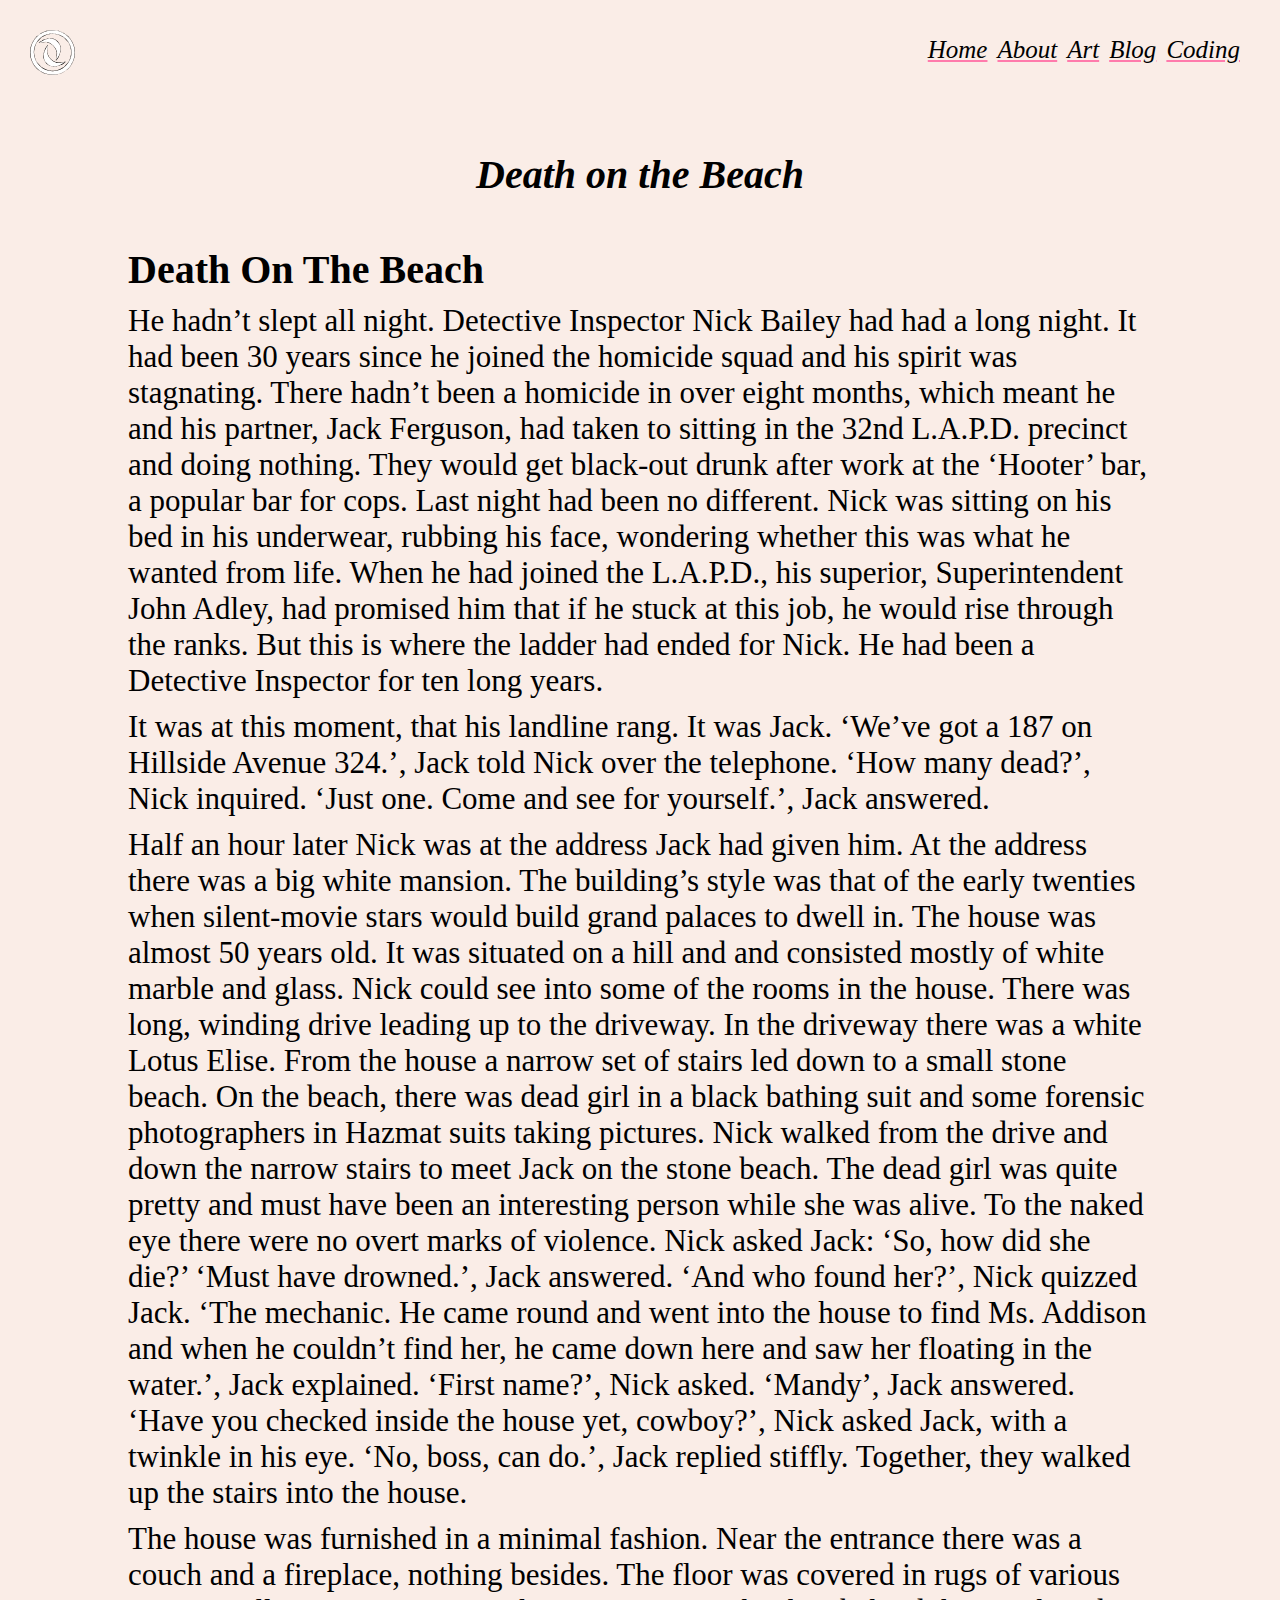
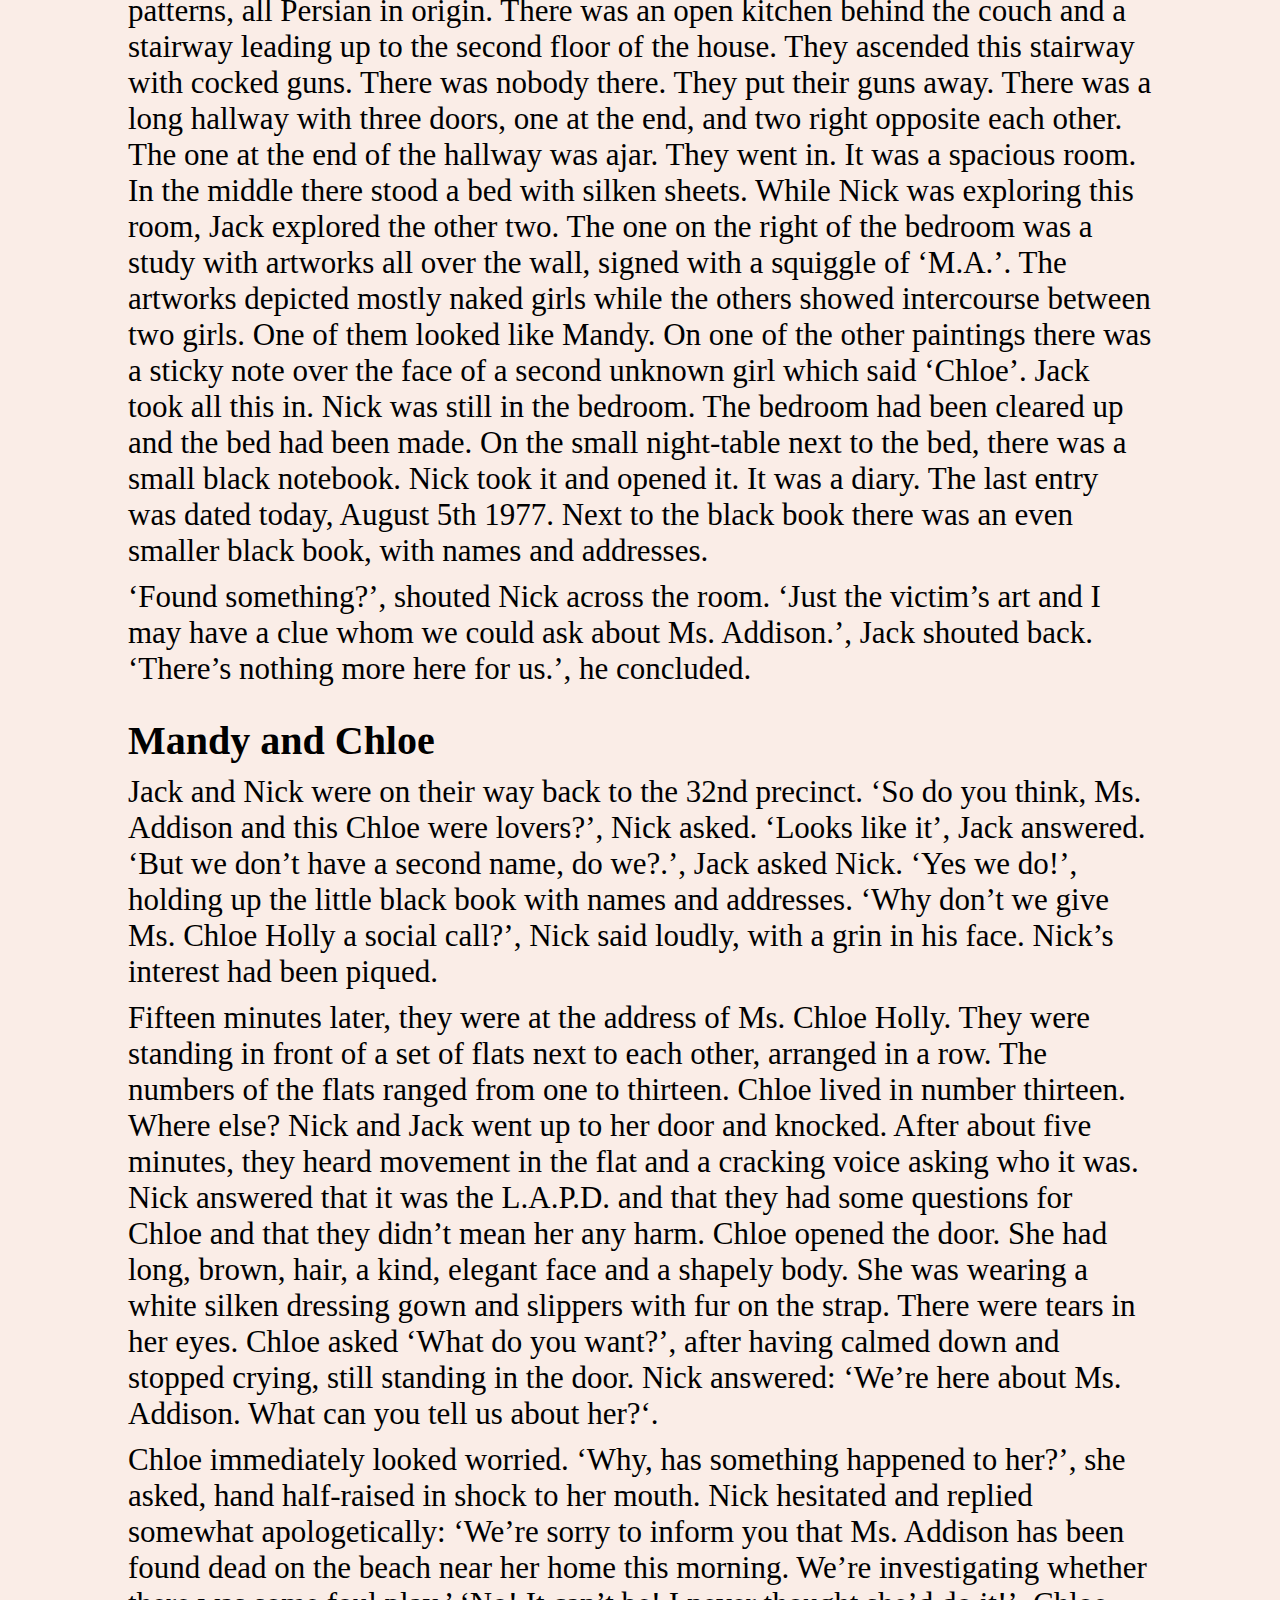
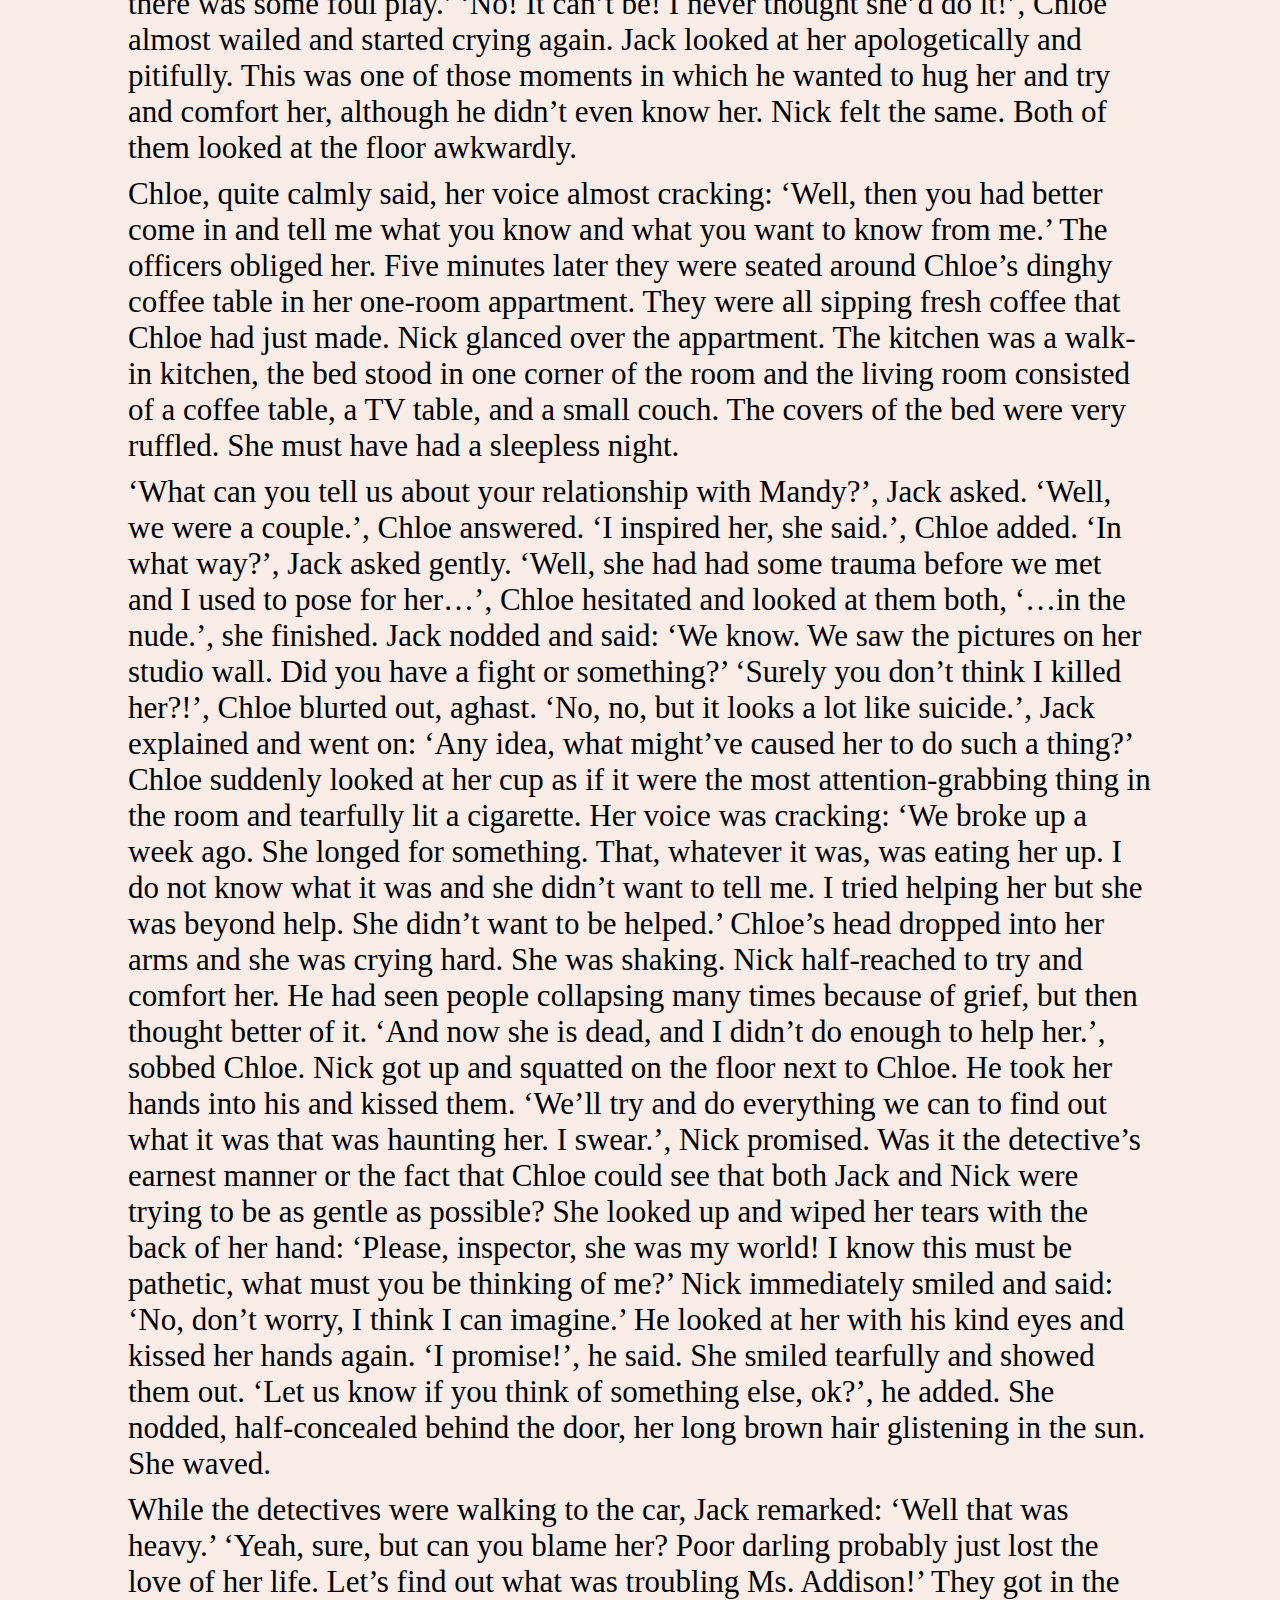
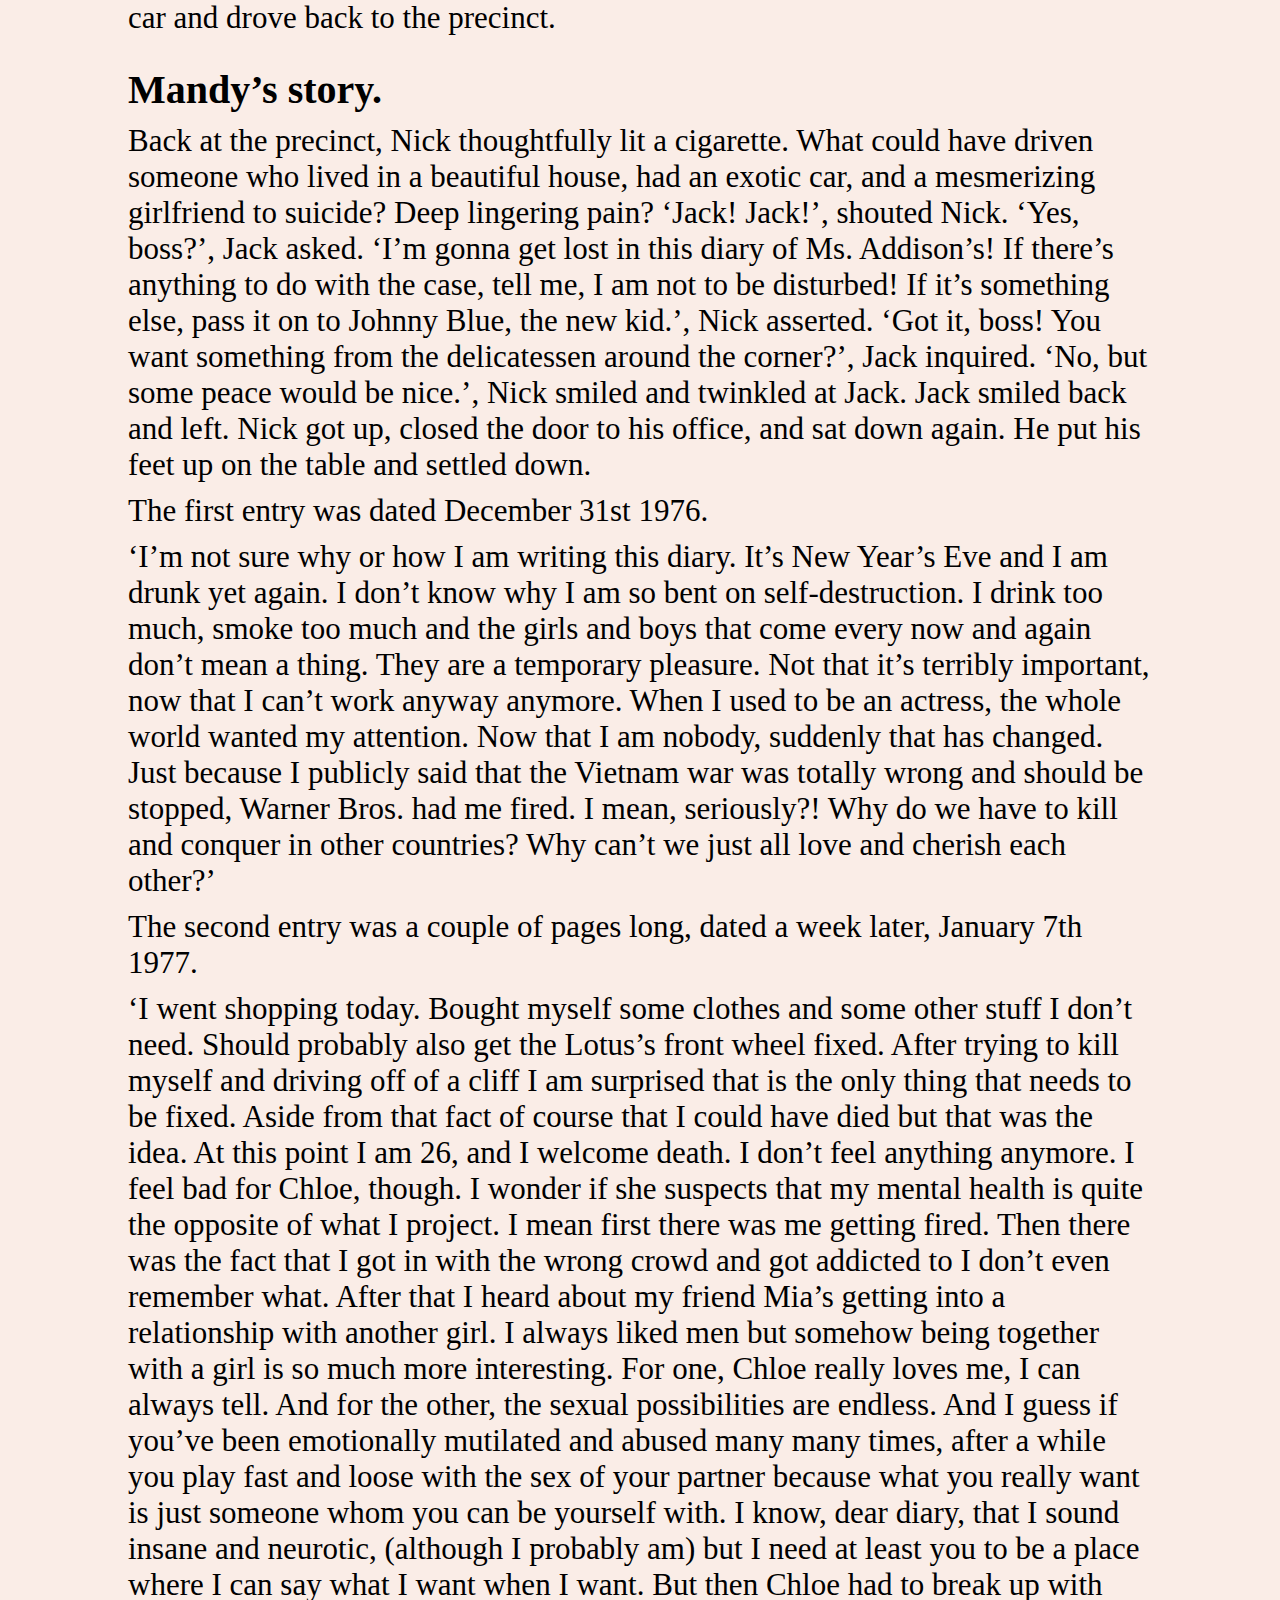
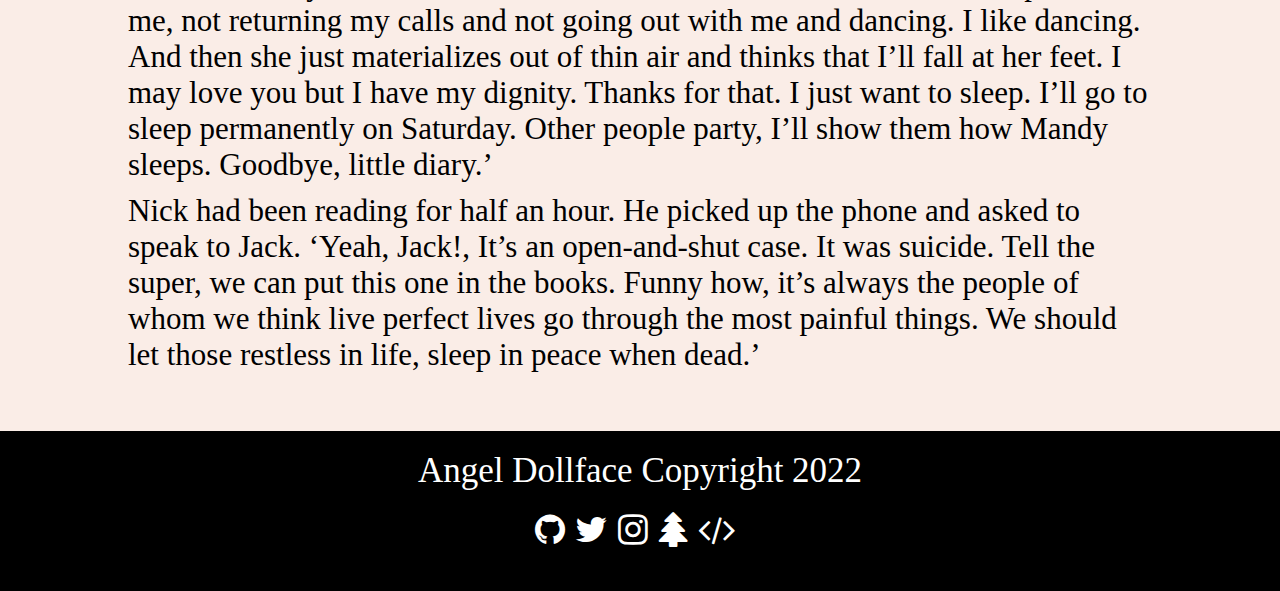
<file: blog/2021-08-27-Death-On-The-Beach/index.html>
<!DOCTYPE html>
<html lang="en">
 <head>
    <meta charset="UTF-8">
    <title>Death on the Beach</title>
    <meta name="robots" content="How an angel broke its wings.">
    <meta name="msapplication-TileColor" content="#000000">
    <meta name="viewport" content="width=device-width, initial-scale=1">
    <meta name="description" content="How an angel broke its wings.">
    <link rel="apple-touch-icon" sizes="57x57" href="/assets/images/site/favicons/apple-icon-57x57.png">
    <link rel="apple-touch-icon" sizes="60x60" href="/assets/images/site/favicons/apple-icon-60x60.png">
    <link rel="apple-touch-icon" sizes="72x72" href="/assets/images/site/favicons/apple-icon-72x72.png">
    <link rel="apple-touch-icon" sizes="76x76" href="/assets/images/site/favicons/apple-icon-76x76.png">
    <link rel="apple-touch-icon" sizes="114x114" href="/assets/images/site/favicons/apple-icon-114x114.png">
    <link rel="apple-touch-icon" sizes="120x120" href="/assets/images/site/favicons/apple-icon-120x120.png">
    <link rel="apple-touch-icon" sizes="144x144" href="/assets/images/favicons/site/apple-icon-144x144.png">
    <link rel="apple-touch-icon" sizes="152x152" href="/assets/images/site/favicons/apple-icon-152x152.png">
    <link rel="apple-touch-icon" sizes="180x180" href="/assets/images/site/favicons/apple-icon-180x180.png">
    <link rel="icon" type="image/png" sizes="192x192" href="/assets/images/site/favicons/android-icon-192x192.png">
    <link rel="icon" type="image/png" sizes="32x32" href="/assets/images/site/favicons/favicon-32x32.png">
    <link rel="icon" type="image/png" sizes="96x96" href="/assets/images/site/favicons/favicon-96x96.png">
    <link rel="icon" type="image/png" sizes="16x16" href="/assets/images/site/favicons/favicon-16x16.png">
    <meta name="msapplication-TileImage" content="/assets/images/favicons/site/apple-icon-144x144.png">
    <meta property="og:image:type" content="image/png">
    <meta name="twitter:image:type" content="image/png">
    <meta property="og:image" content="/assets/images/site/banner/banner.png">
    <meta property="twitter:image" content="/assets/images/site/banner/banner.png">
    <meta property="og:name" content="Death on the Beach">
    <meta property="og:description" content="How an angel broke its wings.">
    <meta name="twitter:name" content="Death on the Beach">
    <meta name="twitter:card" content="summary_large_image">
    <meta name="twitter:image:alt" content="How an angel broke its wings.">
    <meta name="twitter:description" content="How an angel broke its wings.">
    <link rel="stylesheet" href="https://cdnjs.cloudflare.com/ajax/libs/font-awesome/4.7.0/css/font-awesome.min.css">
    <link rel="stylesheet" type="text/css" href="/assets/css/main/index.css">
    <link rel="stylesheet" type="text/css" href="/assets/css/fonts/kawaii.css">
    <script async src="https://www.googletagmanager.com/gtag/js?id=G-KBXPMTL66E"></script>
    <script async src="https://pagead2.googlesyndication.com/pagead/js/adsbygoogle.js?client=ca-pub-7540160159049419" crossorigin="anonymous"></script>
    <script>
     window.dataLayer = window.dataLayer || [];
     function gtag(){dataLayer.push(arguments);}
     gtag('js', new Date());
     gtag('config', 'G-KBXPMTL66E');
    </script>
   <script type="module">function t(){let e=document.getElementById("nav");e.style.width="100vw",e.style.height="100vh"}function l(){let e=document.getElementById("nav");e.style.width="0vw",e.style.height="0vh"}globalThis.openNav=t;globalThis.closeNav=l;
</script></head>
 <body>
  
<div class="header">
 <img class="logo" src="/assets/images/site/logo/logo.svg" onclick="window.location.href='/'">
 <button class="menu" onclick="openNav();">
  <i class="fa fa-bars"></i>
 </button>
 <div class="nav" id="nav">
  <ul class="nav">
   <li class="nav">
       <a class="nav" href="/">Home</a>
      </li><li class="nav">
       <a class="nav" href="/pages/about">About</a>
      </li><li class="nav">
       <a class="nav" href="/pages/art">Art</a>
      </li><li class="nav">
       <a class="nav" href="/pages/blog">Blog</a>
      </li><li class="nav">
       <a class="nav" href="/pages/coding">Coding</a>
      </li>
    <li class="navClose">
     <a class="nav" onclick="closeNav();">Close</a>
    </li>
   </ul>
  </div>
</div>
  <br>
  <br>
  <div class="content">
   <h2 class="sectionHeading">Death on the Beach</h2>
   <br>
   <h2 id="death-on-the-beach">Death On The Beach</h2>
<p>He hadn’t slept all night.
Detective Inspector Nick Bailey had had a long night.
It had been 30 years since he joined the homicide squad and his spirit was stagnating.
There hadn’t been a homicide in over eight months, which meant he and his partner, Jack Ferguson, had taken to sitting in the 32nd L.A.P.D. precinct and doing nothing. They would get black-out drunk after work at the ‘Hooter’ bar, a popular bar for cops.
Last night had been no different.
Nick was sitting on his bed in his underwear, rubbing his face, wondering whether this was what he wanted from life.
When he had joined the L.A.P.D., his superior, Superintendent John Adley, had promised him that if he stuck at this job, he would rise through the ranks.
But this is where the ladder had ended for Nick.
He had been a Detective Inspector for ten long years.</p>
<p>It was at this moment, that his landline rang.
It was Jack.
‘We’ve got a 187 on Hillside Avenue 324.’, Jack told Nick over the telephone.
‘How many dead?’, Nick inquired.
‘Just one. Come and see for yourself.’, Jack answered.</p>
<p>Half an hour later Nick was at the address Jack had given him.
At the address there was a big white mansion. The building’s style was that of the early twenties when silent-movie stars would build grand palaces to dwell in.
The house was almost 50 years old.
It was situated on a hill and and consisted mostly of white marble and glass.
Nick could see into some of the rooms in the house.
There was long, winding drive leading up to the driveway.
In the driveway there was a white Lotus Elise.
From the house  a narrow set of stairs led down to a small stone beach.
On the beach, there was dead girl in a black bathing suit and some forensic photographers in Hazmat suits taking pictures.
Nick walked from the drive and down the narrow stairs to meet Jack on the stone beach.
The dead girl was quite pretty and must have been an interesting person while she was alive.
To the naked eye there were no overt marks of violence.
Nick asked Jack: ‘So, how did she die?’
‘Must have drowned.’, Jack answered.
‘And who found her?’, Nick quizzed Jack.
‘The mechanic. He came round and went into the house to find Ms. Addison and when he couldn’t find her, he came down here and saw her floating in the water.’, Jack explained.
‘First name?’, Nick asked.
‘Mandy’, Jack answered.
‘Have you checked inside the house yet, cowboy?’, Nick asked Jack, with a twinkle in his eye.
‘No, boss, can do.’, Jack replied stiffly.
Together, they walked up the stairs into the house.</p>
<p>The house was furnished in a minimal fashion.
Near the entrance there was a couch and a fireplace, nothing besides.
The floor was covered in rugs of various patterns, all Persian in origin.
There was an open kitchen behind the couch and a stairway leading up to the second floor of the house.
They ascended this stairway with cocked guns.
There was nobody there. They put their guns away.
There was a long hallway with three doors, one at the end, and two right opposite each other.
The one at the end of the hallway was ajar. They went in.
It was a spacious room. In the middle there stood a bed with silken sheets. While Nick was exploring this room, Jack explored the other two.
The one on the right of the bedroom was a study with artworks all over the wall, signed with a squiggle of ‘M.A.’. The artworks depicted mostly naked girls while the others showed
intercourse between two girls. One of them looked like Mandy. On one of the other paintings there was a sticky note over the face of a second unknown girl which said ‘Chloe’. Jack took all this in.
Nick was still in the bedroom. The bedroom had been cleared up and the bed had been made. On the small night-table next to the bed, there was a small black notebook. Nick took it and opened it.
It was a diary. The last entry was dated today, August 5th 1977. Next to the black book there was an even smaller black book, with names and addresses.</p>
<p>‘Found something?’, shouted Nick across the room. ‘Just the victim’s art and I may have a clue whom we could ask about Ms. Addison.’, Jack shouted back. ‘There’s nothing more here for us.’, he concluded.</p>
<h2 id="mandy-and-chloe">Mandy and Chloe</h2>
<p>Jack and Nick were on their way back to the 32nd precinct. ‘So do you think, Ms. Addison and this Chloe were lovers?’, Nick asked. ‘Looks like it’, Jack answered. ‘But we don’t have a second name, do we?.’, Jack asked Nick. ‘Yes we do!’, holding up the little black book with names and addresses. ‘Why don’t we give Ms. Chloe Holly a social call?’, Nick said loudly, with a grin in his face. Nick’s interest had been piqued.</p>
<p>Fifteen minutes later, they were at the address of Ms. Chloe Holly. They were standing in front of a set of flats next to each other, arranged in a row. The numbers of the flats ranged from one to thirteen. Chloe lived in number thirteen. Where else? Nick and Jack went up to her door and knocked. After about five minutes, they heard movement in the flat and a cracking voice asking who it was. Nick answered that it was the
L.A.P.D. and that they had some questions for Chloe and that they didn’t mean her any harm. Chloe opened the door. She had long, brown, hair, a kind, elegant face and a shapely body. She was wearing a white silken dressing gown and slippers with fur on the strap. There were tears in her eyes. Chloe asked ‘What do you want?’, after having calmed down and stopped crying, still standing in the door. Nick answered: ‘We’re here about Ms. Addison. What can you tell us about her?‘.</p>
<p>Chloe immediately looked worried. ‘Why, has something happened to her?’, she asked, hand half-raised in shock to her mouth. Nick hesitated and replied somewhat apologetically: ‘We’re sorry to inform you that Ms. Addison has been found dead on the beach near her home this morning. We’re investigating whether there was some foul play.’ ‘No! It can’t be! I never thought she’d do it!’, Chloe almost wailed and started crying again. Jack looked at her apologetically and pitifully. This was one of those moments in which he wanted to hug her and try and comfort her, although he didn’t even know her. Nick felt the same. Both of them looked at the floor awkwardly.</p>
<p>Chloe, quite calmly said, her voice almost cracking: ‘Well, then you had better come in and tell me what you know and what you want to know from me.’ The officers obliged her. Five minutes later they were seated around Chloe’s dinghy coffee table in her one-room appartment. They were all sipping fresh coffee that Chloe had just made. Nick glanced over the appartment. The kitchen was a walk-in kitchen, the bed stood in one corner of the room and the living room consisted of a coffee table, a TV table, and a small couch. The covers of the bed were very ruffled. She must have had a sleepless night.</p>
<p>‘What can you tell us about your relationship with Mandy?’, Jack asked. ‘Well, we were a couple.’, Chloe answered. ‘I inspired her, she said.’, Chloe added. ‘In what way?’, Jack asked gently. ‘Well, she had had some trauma before we met and I used to pose for her…’, Chloe hesitated and looked at them both, ‘…in the nude.’, she finished. Jack nodded and said: ‘We know. We saw the pictures on her studio wall. Did you have a fight or something?’ ‘Surely you don’t think I killed her?!’, Chloe blurted out, aghast. ‘No, no, but it looks a lot like suicide.’, Jack explained and went on: ‘Any idea, what might’ve caused her to do such a thing?’
Chloe suddenly looked at her cup as if it were the most attention-grabbing thing in the room and tearfully lit a cigarette. Her voice was cracking: ‘We broke up a week ago. She longed for something. That, whatever it was, was eating her up. I do not know what it was and she didn’t want to tell me. I tried helping her but she was beyond help. She didn’t want to be helped.’ Chloe’s head dropped into her arms and she was crying hard. She was shaking. Nick half-reached to try and comfort her. He had seen people collapsing many times because of grief, but then thought better of it. ‘And now she is dead, and I didn’t do enough to help her.’, sobbed Chloe. Nick got up and squatted on the floor next to Chloe. He took her hands into his and kissed them. ‘We’ll try and do everything we can to find out what it was that was haunting her. I swear.’, Nick promised. Was it the detective’s earnest manner or the fact that Chloe could see that both Jack and Nick were trying to be as gentle as possible? She looked up and wiped her tears with the back of her hand: ‘Please, inspector, she was my world! I know this must be pathetic, what must you be thinking of me?’ Nick immediately smiled and said: ‘No, don’t worry, I think I can imagine.’ He looked at her with his kind eyes and kissed her hands again. ‘I promise!’, he said. She smiled tearfully and showed them out. ‘Let us know if you think of something else, ok?’, he added. She nodded, half-concealed behind the door, her long brown hair glistening in the sun. She waved.</p>
<p>While the detectives were walking to the car, Jack remarked: ‘Well that was heavy.’ ‘Yeah, sure, but can you blame her? Poor darling probably just lost the love of her life. Let’s find out what was troubling Ms. Addison!’ They got in the car and drove back to the precinct.</p>
<h2 id="mandys-story">Mandy’s story.</h2>
<p>Back at the precinct, Nick thoughtfully lit a cigarette. What could have driven someone who lived in a beautiful house, had an exotic car, and a mesmerizing girlfriend to suicide? Deep lingering pain? ‘Jack! Jack!’, shouted Nick. ‘Yes, boss?’, Jack asked. ‘I’m gonna get lost in this diary of Ms. Addison’s! If there’s anything to do with the case, tell me, I am not to be disturbed! If it’s something else, pass it on to Johnny Blue, the new kid.’, Nick asserted. ‘Got it, boss! You want something from the delicatessen around the corner?’, Jack inquired. ‘No, but some peace would be nice.’, Nick smiled and twinkled at Jack. Jack smiled back and left. Nick got up, closed the door to his office, and sat down again. He put his feet up on the table and settled down.</p>
<p>The first entry was dated December 31st 1976.</p>
<p>‘I’m not sure why or how I am writing this diary. It’s New Year’s Eve and I am drunk yet again. I don’t know why I am so bent on self-destruction. I drink too much, smoke too much and the girls and boys that come every now and again don’t mean a thing. They are a temporary pleasure. Not that it’s terribly important, now that I can’t work anyway anymore. When I used to be an actress, the whole world wanted my attention. Now that I am nobody, suddenly that has changed. Just because I publicly said that the Vietnam war was totally wrong and should be stopped, Warner Bros. had me fired. I mean, seriously?! Why do we have to kill and conquer in other countries? Why can’t we just all love and cherish each other?’</p>
<p>The second entry was a couple of pages long, dated a week later, January 7th 1977.</p>
<p>‘I went shopping today. Bought myself some clothes and some other stuff I don’t need. Should probably also get the Lotus’s front wheel fixed. After trying to kill myself and driving off of a cliff I am surprised that is the only thing that needs to be fixed. Aside from that fact of course that I could have died but that was the idea. At this point I am 26, and I welcome death. I don’t feel anything anymore. I feel bad for Chloe, though. I wonder if she suspects that my mental health is quite the opposite of what I project. I mean first there was me getting fired. Then there was the fact that I got in with the wrong crowd and got addicted to I don’t even remember what. After that I heard about my friend Mia’s getting into a relationship with another girl. I always liked men but somehow being together with a girl is so much more interesting. For one, Chloe really loves me, I can always tell. And for the other, the sexual possibilities are endless.
And I guess if you’ve been emotionally mutilated and abused many many times, after a while you play fast and loose with the sex of your partner because what you really want is just someone whom you can be yourself with. I know, dear diary, that I sound insane and neurotic, (although I probably am) but I need at least you to be a place where I can say what I want when I want. But then Chloe had to break up with me, not returning my calls and not going out with me and dancing. I like dancing. And then she just materializes out of thin air and thinks that I’ll fall at her feet. I may love you but I have my dignity. Thanks for that. I just want to sleep. I’ll go to sleep permanently on Saturday. Other people party, I’ll show them how Mandy sleeps. Goodbye, little diary.’</p>
<p>Nick had been reading for half an hour. He picked up the phone and asked to speak to Jack. ‘Yeah, Jack!, It’s an open-and-shut case. It was suicide. Tell the super, we can put this one in the books. Funny how, it’s always the people of whom we think live perfect lives go through the most painful things. We should let those restless in life, sleep in peace when dead.’</p>
  </div>
  <br>
  <div class="footer">
    <p class="footer">Angel Dollface Copyright 2022</p>
    <ul class="footer">
      <li class="footer">
          <a class="footer" href="https://github.com/angeldollface">
            <i class="fa fa-github"></i>
          </a>
        </li><li class="footer">
          <a class="footer" href="https://twitter.com/angeldollface66">
            <i class="fa fa-twitter"></i>
          </a>
        </li><li class="footer">
          <a class="footer" href="https://instagram.com/angeldollface66">
            <i class="fa fa-instagram"></i>
          </a>
        </li><li class="footer">
          <a class="footer" href="https://linktr.ee/angeldollface">
            <i class="fa fa-tree"></i>
          </a>
        </li><li class="footer">
          <a class="footer" href="https://github.com/angeldollface/angeldollface.github.io/">
            <i class="fa fa-code"></i>
          </a>
        </li>
    </ul>
   </div>
 </body></html>
</file>
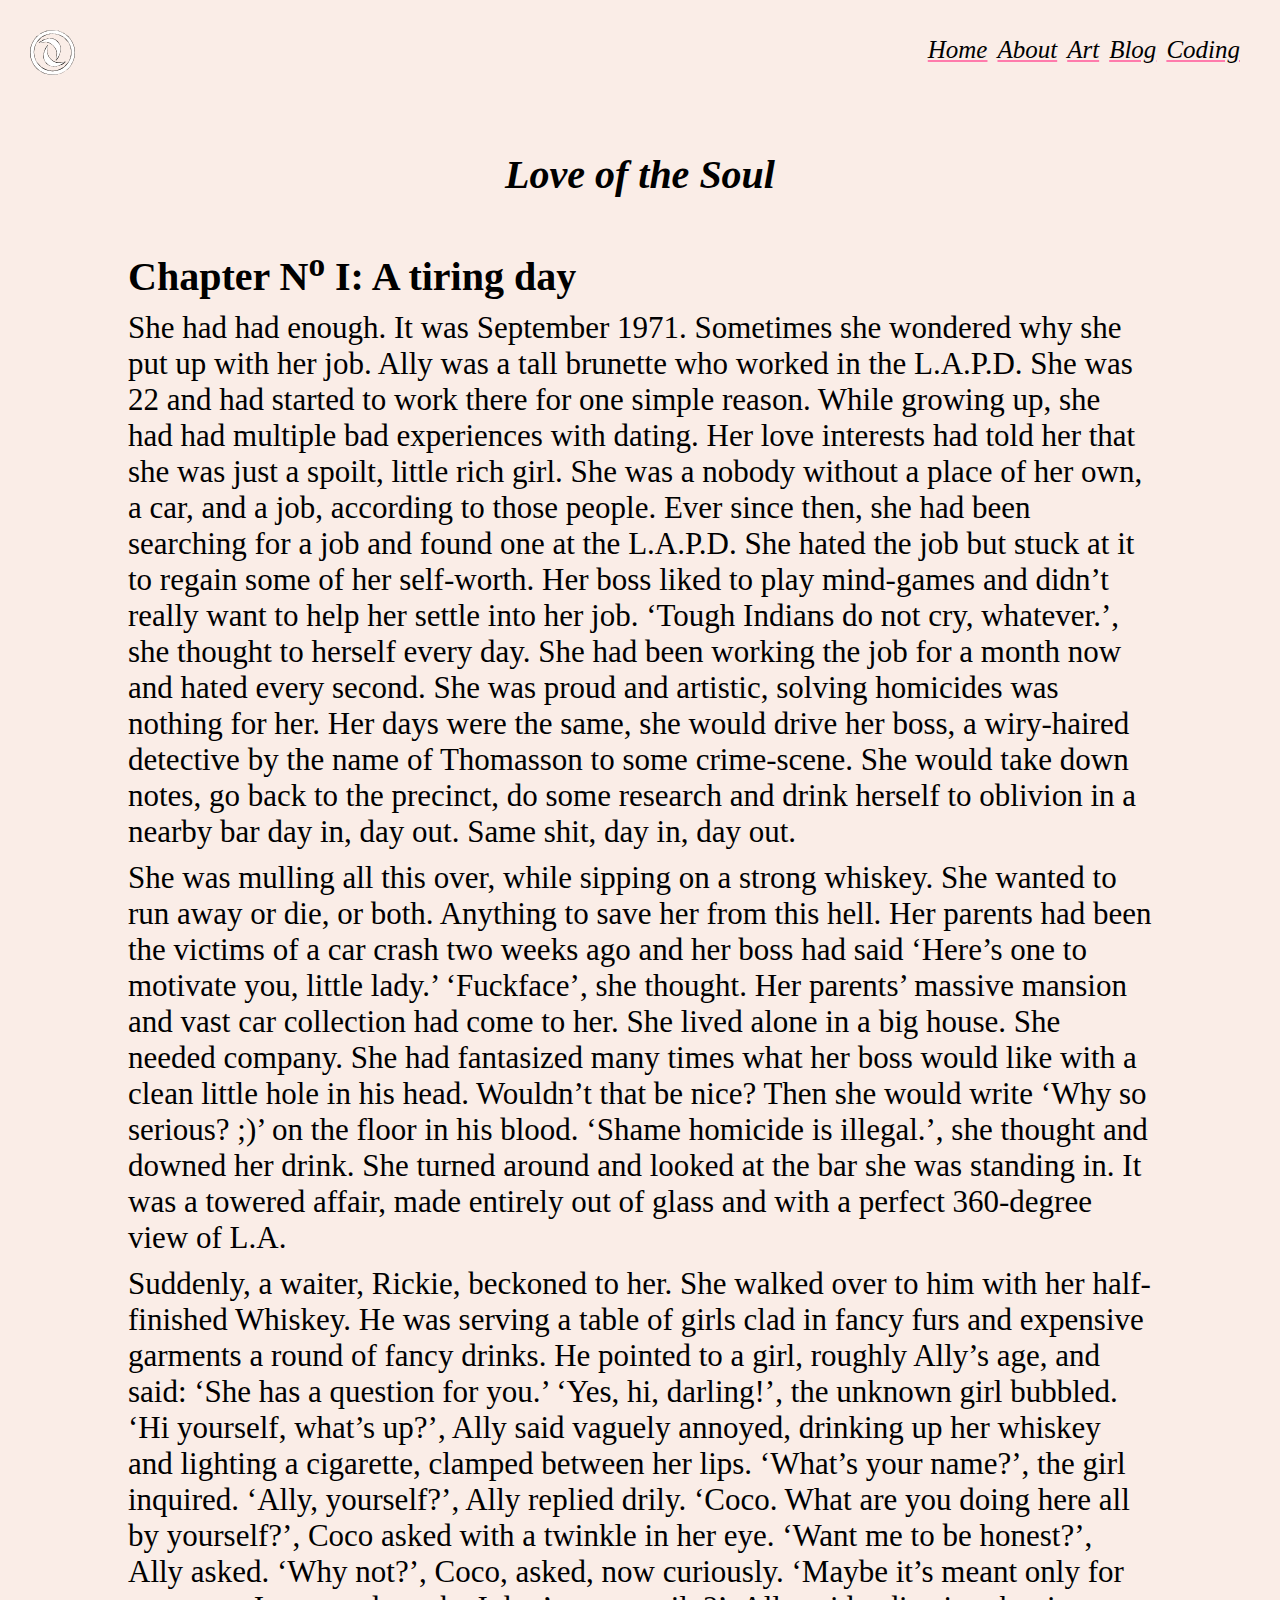
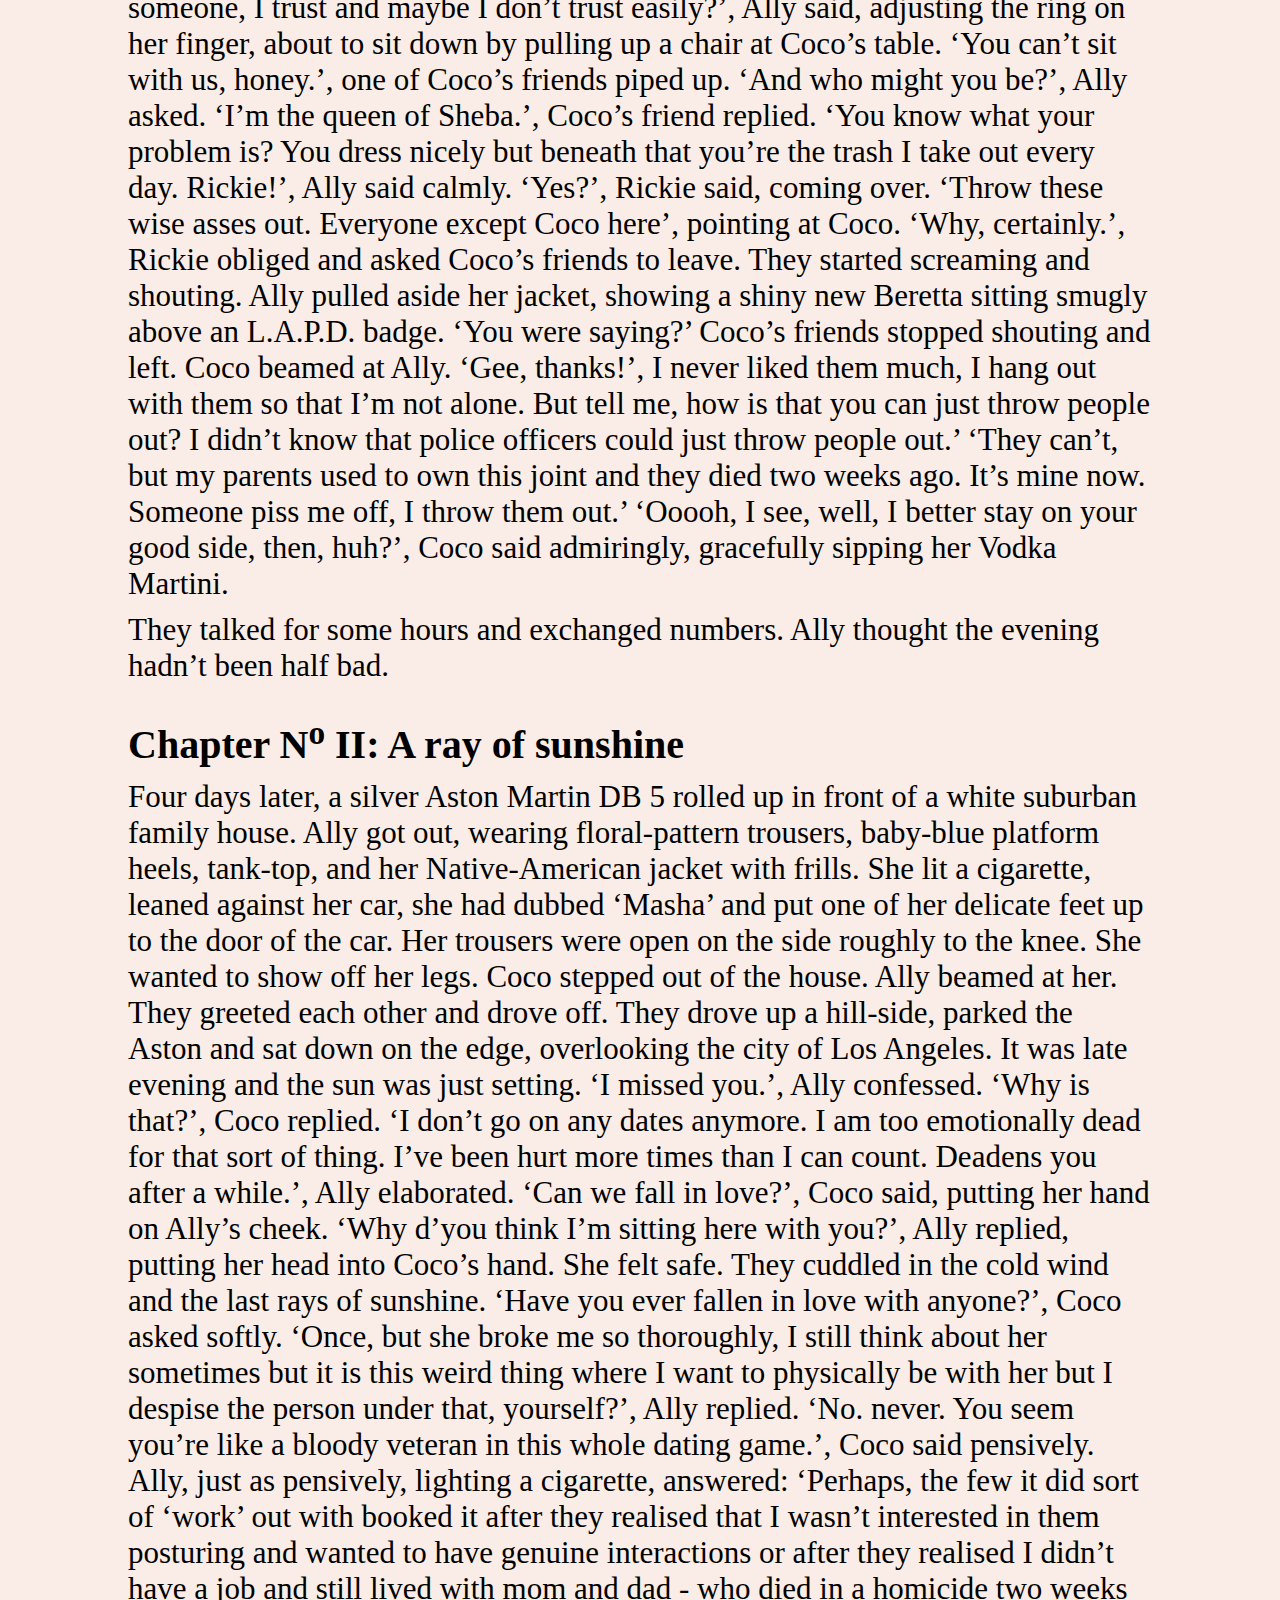
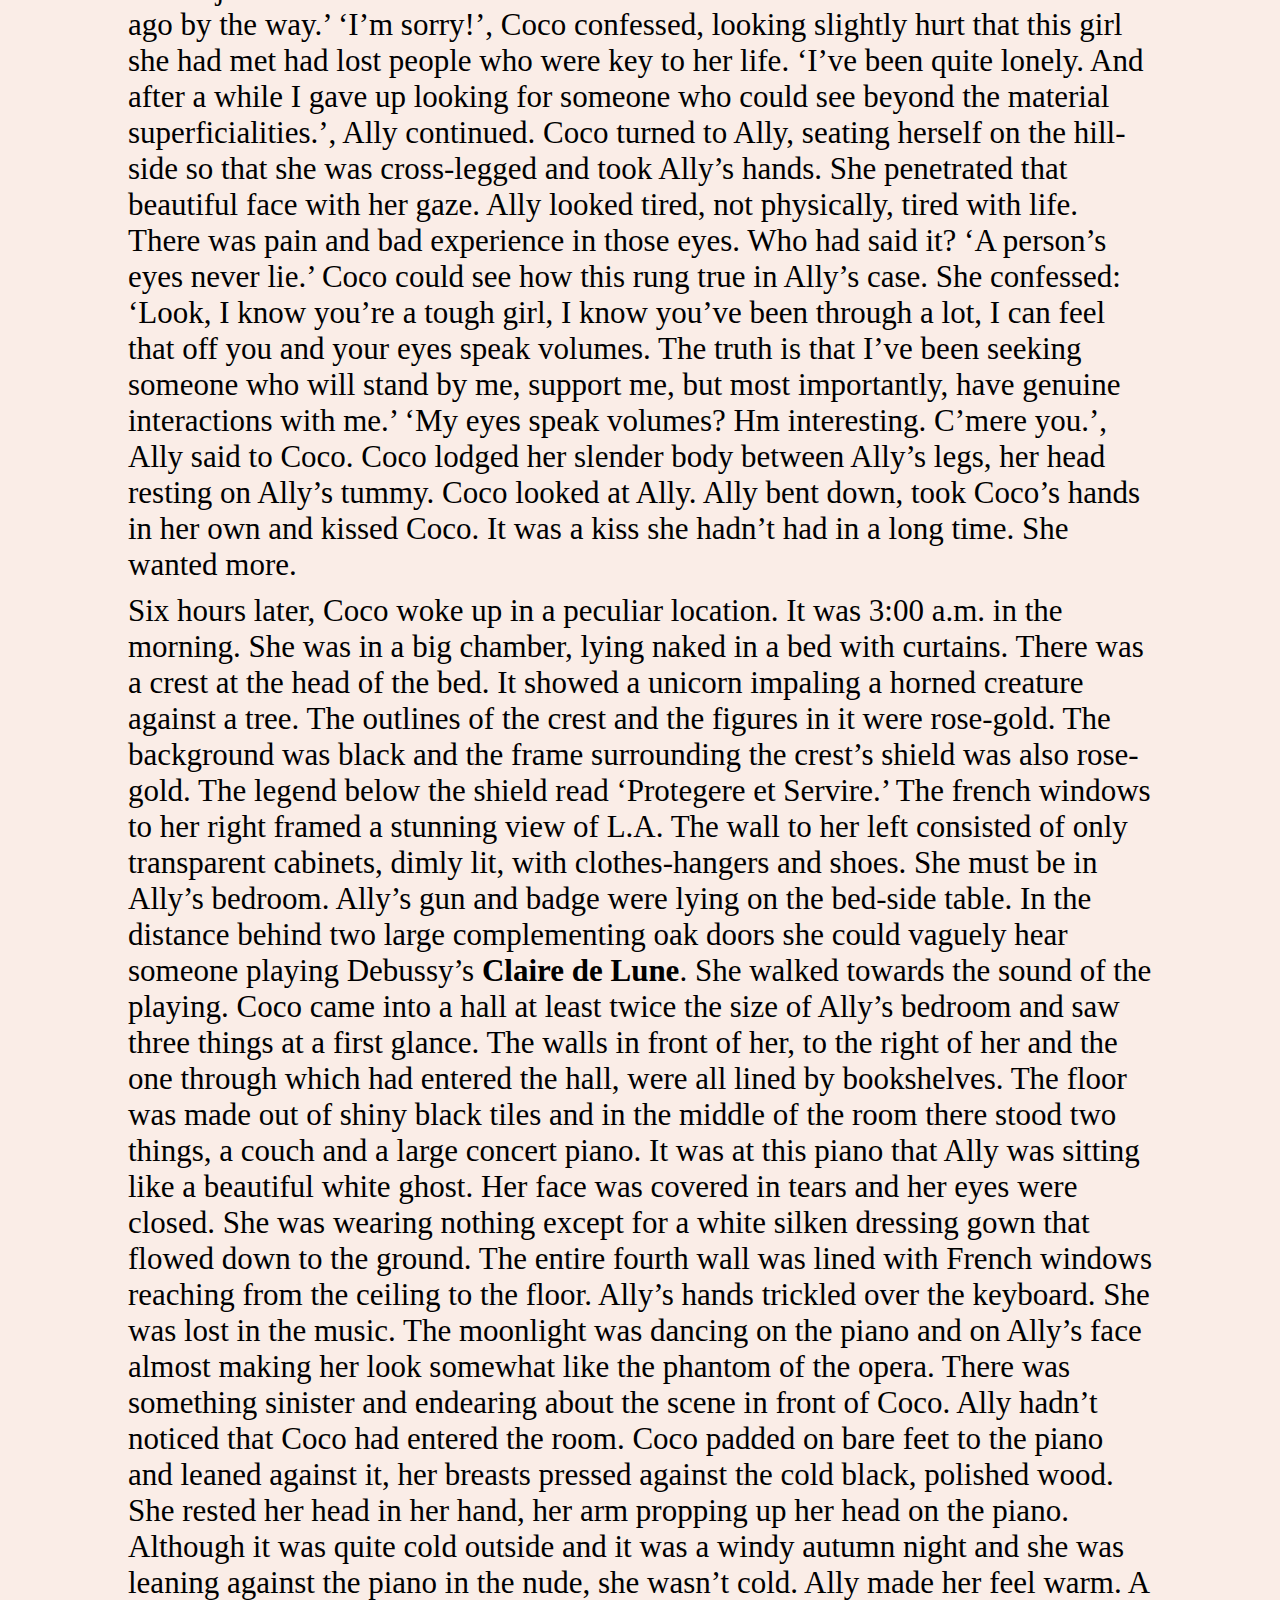
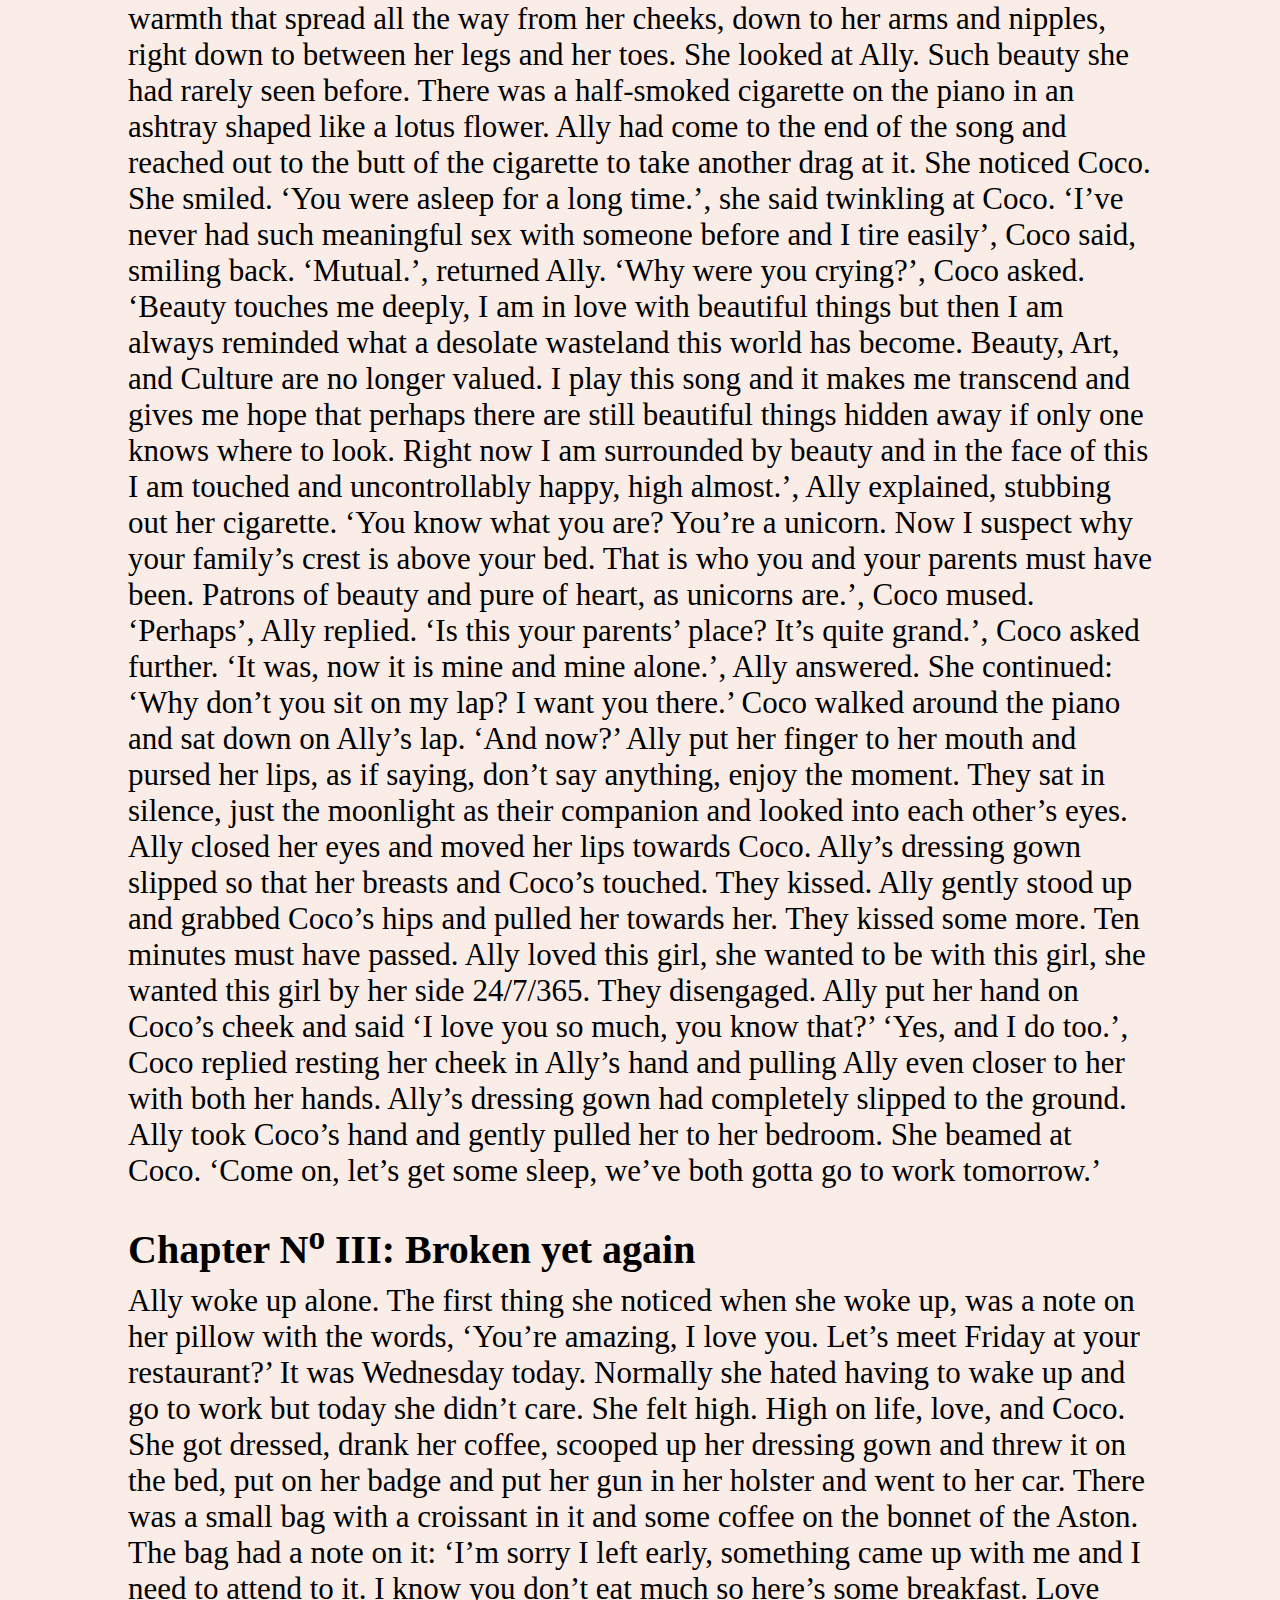
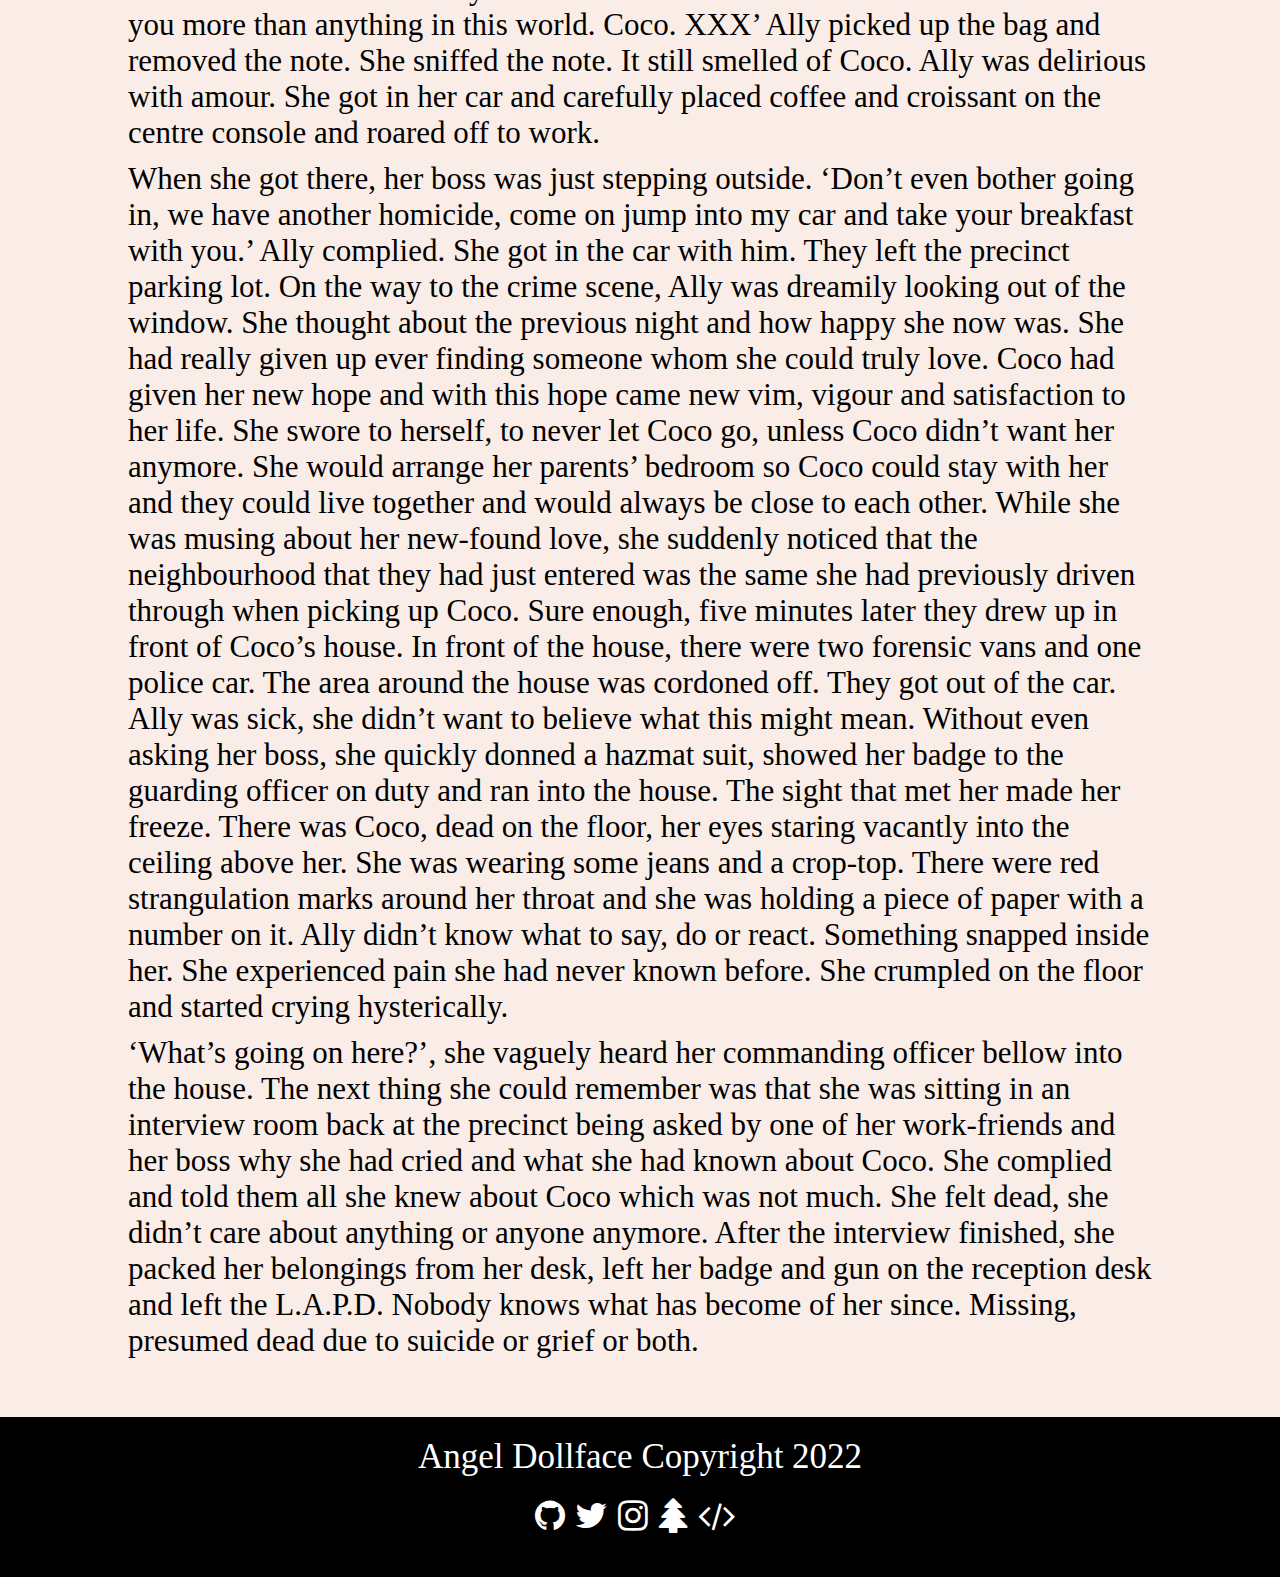
<file: blog/2021-09-10-Love-of-the-Soul/index.html>
<!DOCTYPE html>
<html lang="en">
 <head>
    <meta charset="UTF-8">
    <title>Love of the Soul</title>
    <meta name="robots" content="Two loving souls can flourish on each other but also cause each other to wither away.">
    <meta name="msapplication-TileColor" content="#000000">
    <meta name="viewport" content="width=device-width, initial-scale=1">
    <meta name="description" content="Two loving souls can flourish on each other but also cause each other to wither away.">
    <link rel="apple-touch-icon" sizes="57x57" href="/assets/images/site/favicons/apple-icon-57x57.png">
    <link rel="apple-touch-icon" sizes="60x60" href="/assets/images/site/favicons/apple-icon-60x60.png">
    <link rel="apple-touch-icon" sizes="72x72" href="/assets/images/site/favicons/apple-icon-72x72.png">
    <link rel="apple-touch-icon" sizes="76x76" href="/assets/images/site/favicons/apple-icon-76x76.png">
    <link rel="apple-touch-icon" sizes="114x114" href="/assets/images/site/favicons/apple-icon-114x114.png">
    <link rel="apple-touch-icon" sizes="120x120" href="/assets/images/site/favicons/apple-icon-120x120.png">
    <link rel="apple-touch-icon" sizes="144x144" href="/assets/images/favicons/site/apple-icon-144x144.png">
    <link rel="apple-touch-icon" sizes="152x152" href="/assets/images/site/favicons/apple-icon-152x152.png">
    <link rel="apple-touch-icon" sizes="180x180" href="/assets/images/site/favicons/apple-icon-180x180.png">
    <link rel="icon" type="image/png" sizes="192x192" href="/assets/images/site/favicons/android-icon-192x192.png">
    <link rel="icon" type="image/png" sizes="32x32" href="/assets/images/site/favicons/favicon-32x32.png">
    <link rel="icon" type="image/png" sizes="96x96" href="/assets/images/site/favicons/favicon-96x96.png">
    <link rel="icon" type="image/png" sizes="16x16" href="/assets/images/site/favicons/favicon-16x16.png">
    <meta name="msapplication-TileImage" content="/assets/images/favicons/site/apple-icon-144x144.png">
    <meta property="og:image:type" content="image/png">
    <meta name="twitter:image:type" content="image/png">
    <meta property="og:image" content="/assets/images/site/banner/banner.png">
    <meta property="twitter:image" content="/assets/images/site/banner/banner.png">
    <meta property="og:name" content="Love of the Soul">
    <meta property="og:description" content="Two loving souls can flourish on each other but also cause each other to wither away.">
    <meta name="twitter:name" content="Love of the Soul">
    <meta name="twitter:card" content="summary_large_image">
    <meta name="twitter:image:alt" content="Two loving souls can flourish on each other but also cause each other to wither away.">
    <meta name="twitter:description" content="Two loving souls can flourish on each other but also cause each other to wither away.">
    <link rel="stylesheet" href="https://cdnjs.cloudflare.com/ajax/libs/font-awesome/4.7.0/css/font-awesome.min.css">
    <link rel="stylesheet" type="text/css" href="/assets/css/main/index.css">
    <link rel="stylesheet" type="text/css" href="/assets/css/fonts/kawaii.css">
    <script async src="https://www.googletagmanager.com/gtag/js?id=G-KBXPMTL66E"></script>
    <script>
     window.dataLayer = window.dataLayer || [];
     function gtag(){dataLayer.push(arguments);}
     gtag('js', new Date());
     gtag('config', 'G-KBXPMTL66E');
    </script>
   <script type="module">function t(){let e=document.getElementById("nav");e.style.width="100vw",e.style.height="100vh"}function l(){let e=document.getElementById("nav");e.style.width="0vw",e.style.height="0vh"}globalThis.openNav=t;globalThis.closeNav=l;
</script></head>
 <body>
  
<div class="header">
 <img class="logo" src="/assets/images/site/logo/logo.svg" onclick="window.location.href='/'">
 <button class="menu" onclick="openNav();">
  <i class="fa fa-bars"></i>
 </button>
 <div class="nav" id="nav">
  <ul class="nav">
   <li class="nav">
       <a class="nav" href="/">Home</a>
      </li><li class="nav">
       <a class="nav" href="/pages/about">About</a>
      </li><li class="nav">
       <a class="nav" href="/pages/art">Art</a>
      </li><li class="nav">
       <a class="nav" href="/pages/blog">Blog</a>
      </li><li class="nav">
       <a class="nav" href="/pages/coding">Coding</a>
      </li>
    <li class="navClose">
     <a class="nav" onclick="closeNav();">Close</a>
    </li>
   </ul>
  </div>
</div>
  <br>
  <br>
  <div class="content">
   <h2 class="sectionHeading">Love of the Soul</h2>
   <br>
   <h2 id="chapter-no-i-a-tiring-day">Chapter N<sup>o</sup> I: A tiring day</h2>
<p>She had had enough. It was September 1971.
Sometimes she wondered why she put up with her job.
Ally was a tall brunette who worked in the L.A.P.D.
She was 22 and had started to work there for one simple reason.
While growing up, she had had multiple bad experiences with dating.
Her love interests had told her that she was just a spoilt, little rich girl.
She was a nobody without a place of her own, a car, and a job, according to those people.
Ever since then, she had been searching for a job and found one at the L.A.P.D.
She hated the job but stuck at it to regain some of her self-worth.
Her boss liked to play mind-games and didn’t really want to help her settle into her job.
‘Tough Indians do not cry, whatever.’, she thought to herself every day.
She had been working the job for a month now and hated every second.
She was proud and artistic, solving homicides was nothing for her.
Her days were the same, she would drive her boss, a wiry-haired detective by the name of Thomasson to some crime-scene.
She would take down notes, go back to the precinct, do some research and drink herself to oblivion in a nearby bar day in, day out.
Same shit, day in, day out.</p>
<p>She was mulling all this over, while sipping on a strong whiskey. She wanted to run away or die, or both.
Anything to save her from this hell. Her parents had been the victims of a car crash two weeks ago and her boss had said ‘Here’s one to motivate you, little lady.’ ‘Fuckface’, she thought. Her parents’ massive mansion and vast car collection had come to her. She lived alone in a big house. She needed company. She had fantasized many times what her boss would like with a clean little hole in his head. Wouldn’t that be nice? Then she would write ‘Why so serious? ;)’ on the floor in his blood. ‘Shame homicide is illegal.’, she thought and downed her drink. She turned around and looked at the bar she was standing in.
It was a towered affair, made entirely out of glass and with a perfect 360-degree view of L.A.</p>
<p>Suddenly, a waiter, Rickie, beckoned to her. She walked over to him with her half-finished Whiskey. He was serving a table of girls clad in fancy furs and expensive garments a round of fancy drinks. He pointed to a girl, roughly Ally’s age, and said: ‘She has a question for you.’ ‘Yes, hi, darling!’, the unknown girl bubbled. ‘Hi yourself, what’s up?’, Ally said vaguely annoyed, drinking up her whiskey and lighting a cigarette, clamped between her lips. ‘What’s your name?’, the girl inquired. ‘Ally, yourself?’, Ally replied drily. ‘Coco. What are you doing here all by yourself?’, Coco asked with a twinkle in her eye. ‘Want me to be honest?’, Ally asked. ‘Why not?’, Coco, asked, now curiously. ‘Maybe it’s meant only for someone, I trust and maybe I don’t trust easily?’, Ally said, adjusting the ring on her finger, about to sit down by pulling up a chair at Coco’s table. ‘You can’t sit with us, honey.’, one of Coco’s friends piped up.
‘And who might you be?’, Ally asked. ‘I’m the queen of Sheba.’, Coco’s friend replied. ‘You know what your problem is? You dress nicely but beneath that you’re the trash I take out every day. Rickie!’, Ally said calmly. ‘Yes?’, Rickie said, coming over. ‘Throw these wise asses out. Everyone except Coco here’, pointing at Coco. ‘Why, certainly.’, Rickie obliged and asked Coco’s friends to leave. They started screaming and shouting. Ally pulled aside her jacket, showing a shiny new Beretta sitting smugly above an L.A.P.D. badge. ‘You were saying?’ Coco’s friends stopped shouting and left. Coco beamed at Ally. ‘Gee, thanks!’, I never liked them much, I hang out with them so that I’m not alone. But tell me, how is that you can just throw people out? I didn’t know that police officers could just throw people out.’ ‘They can’t, but my parents used to own this joint and they died two weeks ago. It’s mine now. Someone piss me off, I throw them out.’ ‘Ooooh, I see, well, I better stay on your good side, then, huh?’, Coco said admiringly, gracefully sipping her Vodka Martini.</p>
<p>They talked for some hours and exchanged numbers. Ally thought the evening hadn’t been half bad.</p>
<h2 id="chapter-no-ii-a-ray-of-sunshine">Chapter N<sup>o</sup> II: A ray of sunshine</h2>
<p>Four days later, a silver Aston Martin DB 5 rolled up in front of a white suburban family house.
Ally got out, wearing floral-pattern trousers, baby-blue platform heels, tank-top, and her Native-American jacket with frills.
She lit a cigarette, leaned against her car, she had dubbed ‘Masha’ and put one of her delicate feet up to the door of the car. Her trousers were open on the side roughly to the knee.
She wanted to show off her legs. Coco stepped out of the house. Ally beamed at her. They greeted each other and drove off.
They drove up a hill-side, parked the Aston and sat down on the edge, overlooking the city of Los Angeles. It was late evening and the sun was just setting.
‘I missed you.’, Ally confessed. ‘Why is that?’, Coco replied. ‘I don’t go on any dates anymore. I am too emotionally dead for that sort of thing. I’ve been hurt
more times than I can count. Deadens you after a while.’, Ally elaborated. ‘Can we fall in love?’, Coco said, putting her hand on Ally’s cheek. ‘Why d’you think I’m sitting here with you?’, Ally replied, putting her head into Coco’s hand. She felt safe. They cuddled in the cold wind and the last rays of sunshine. ‘Have you ever fallen in love with anyone?’, Coco asked softly. ‘Once, but she broke me so thoroughly, I still think about her sometimes but it is this weird thing where I want to physically be with her but I despise the person under that, yourself?’, Ally replied. ‘No. never. You seem you’re like a bloody veteran in this whole dating game.’, Coco said pensively. Ally, just as pensively, lighting a cigarette, answered: ‘Perhaps, the few it did sort of ‘work’ out with booked it after they realised that I wasn’t interested in them posturing and wanted to have genuine interactions or after they realised I didn’t have a job and still lived with mom and dad - who died in a homicide two weeks ago by the way.’ ‘I’m sorry!’, Coco confessed, looking slightly hurt that this girl she had met had lost people who were key to her life. ‘I’ve been quite lonely. And after a while I gave up looking for someone who could see beyond the material superficialities.’, Ally continued. Coco turned to Ally, seating herself on the hill-side so that she was cross-legged and took Ally’s hands. She penetrated that beautiful face with her gaze. Ally looked tired, not physically, tired with life. There was pain and bad experience in those eyes. Who had said it? ‘A person’s eyes never lie.’ Coco could see how this rung true in Ally’s case. She confessed: ‘Look, I know you’re a tough girl, I know you’ve been through a lot, I can feel that off you and your eyes speak volumes. The truth is that I’ve been seeking someone who will stand by me, support me, but most importantly, have genuine interactions with me.’ ‘My eyes speak volumes? Hm interesting. C’mere you.’, Ally said to Coco. Coco lodged her slender body between Ally’s legs, her head resting on Ally’s tummy. Coco looked at Ally. Ally bent down, took Coco’s hands in her own and kissed Coco. It was a kiss she hadn’t had in a long time. She wanted more.</p>
<p>Six hours later, Coco woke up in a peculiar location. It was 3:00 a.m. in the morning. She was in a big chamber, lying naked in a bed with curtains. There was a crest at the head of the bed. It showed a unicorn impaling a horned creature against a tree. The outlines of the crest and the figures in it were rose-gold. The background was black and the frame surrounding the crest’s shield was also rose-gold. The legend below the shield read ‘Protegere et Servire.’ The french windows to her right framed a stunning view of L.A. The wall to her left consisted of only transparent cabinets, dimly lit, with clothes-hangers and shoes. She must be in Ally’s bedroom. Ally’s gun and badge were lying on the bed-side table. In the distance behind two large complementing oak doors she could vaguely hear someone playing Debussy’s <strong>Claire de Lune</strong>. She walked towards the sound of the playing. Coco came into a hall at least twice the size of Ally’s bedroom and saw three things at a first glance. The walls in front of her, to the right of her and the one through which had entered the hall, were all lined by bookshelves. The floor was made out of shiny black tiles and in the middle of the room there stood two things, a couch and a large concert piano. It was at this piano that Ally was sitting like a beautiful white ghost. Her face was covered in tears and her eyes were closed. She was wearing nothing except for a white silken dressing gown that flowed down to the ground. The entire fourth wall was lined with French windows reaching from the ceiling to the floor. Ally’s hands trickled over the keyboard. She was lost in the music. The moonlight was dancing on the piano and on Ally’s face almost making her look somewhat like the phantom of the opera. There was something sinister and endearing about the scene in front of Coco. Ally hadn’t noticed that Coco had entered the room. Coco padded on bare feet to the piano and leaned against it, her breasts pressed against the cold black, polished wood. She rested her head in her hand, her arm propping up her head on the piano. Although it was quite cold outside and it was a windy autumn night and she was leaning against the piano in the nude, she wasn’t cold. Ally made her feel warm. A warmth that spread all the way from her cheeks, down to her arms and nipples, right down to between her legs and her toes. She looked at Ally. Such beauty she had rarely seen before. There was a half-smoked cigarette on the piano in an ashtray shaped like a lotus flower. Ally had come to the end of the song and reached out to the butt of the cigarette to take another drag at it. She noticed Coco. She smiled. ‘You were asleep for a long time.’, she said twinkling at Coco. ‘I’ve never had such meaningful sex with someone before and I tire easily’, Coco said, smiling back. ‘Mutual.’, returned Ally. ‘Why were you crying?’, Coco asked. ‘Beauty touches me deeply, I am in love with beautiful things but then I am always reminded what a desolate wasteland this world has become. Beauty, Art, and Culture are no longer valued. I play this song and it makes me transcend and gives me hope that perhaps there are still beautiful things hidden away if only one knows where to look. Right now I am surrounded by beauty and in the face of this I am touched and uncontrollably happy, high almost.’, Ally explained, stubbing out her cigarette. ‘You know what you are? You’re a unicorn. Now I suspect why your family’s crest is above your bed. That is who you and your parents must have been. Patrons of beauty and pure of heart, as unicorns are.’, Coco mused. ‘Perhaps’, Ally replied. ‘Is this your parents’ place? It’s quite grand.’, Coco asked further. ‘It was, now it is mine and mine alone.’, Ally answered. She continued: ‘Why don’t you sit on my lap? I want you there.’ Coco walked around the piano and sat down on Ally’s lap. ‘And now?’ Ally put her finger to her mouth and pursed her lips, as if saying, don’t say anything, enjoy the moment. They sat in silence, just the moonlight as their companion and looked into each other’s eyes. Ally closed her eyes and moved her lips towards Coco. Ally’s dressing gown slipped so that her breasts and Coco’s touched. They kissed. Ally gently stood up and grabbed Coco’s hips and pulled her towards her. They kissed some more. Ten minutes must have passed. Ally loved this girl, she wanted to be with this girl, she wanted this girl by her side 24/7/365. They disengaged. Ally put her hand on Coco’s cheek and said ‘I love you so much, you know that?’ ‘Yes, and I do too.’, Coco replied resting her cheek in Ally’s hand and pulling Ally even closer to her with both her hands. Ally’s dressing gown had completely slipped to the ground. Ally took Coco’s hand and gently pulled her to her bedroom. She beamed at Coco. ‘Come on, let’s get some sleep, we’ve both gotta go to work tomorrow.’</p>
<h2 id="chapter-no-iii-broken-yet-again">Chapter N<sup>o</sup> III: Broken yet again</h2>
<p>Ally woke up alone. The first thing she noticed when she woke up, was a note on her pillow with the words, ‘You’re amazing, I love you. Let’s meet Friday at your restaurant?’ It was Wednesday today. Normally she hated having to wake up and go to work but today she didn’t care. She felt high. High on life, love, and Coco. She got dressed, drank her coffee, scooped up her dressing gown and threw it on the bed, put on her badge and put her gun in her holster and went to her car. There was a small bag with a croissant in it and some coffee on the bonnet of the Aston. The bag had a note on it: ‘I’m sorry I left early, something came up with me and I need to attend to it. I know you don’t eat much so here’s some breakfast. Love you more than anything in this world. Coco. XXX’ Ally picked up the bag and removed the note. She sniffed the note. It still smelled of Coco. Ally was delirious with amour. She got in her car and carefully placed coffee and croissant on the centre console and roared off to work.</p>
<p>When she got there, her boss was just stepping outside. ‘Don’t even bother going in, we have another homicide, come on jump into my car and take your breakfast with you.’ Ally complied. She got in the car with him. They left the precinct parking lot. On the way to the crime scene, Ally was dreamily looking out of the window. She thought about the previous night and how happy she now was. She had really given up ever finding someone whom she could truly love. Coco had given her new hope and with this hope came new vim, vigour and satisfaction to her life. She swore to herself, to never let Coco go, unless Coco didn’t want her anymore. She would arrange her parents’ bedroom so Coco could stay with her and they could live together and would always be close to each other. While she was musing about her new-found love, she suddenly noticed that the neighbourhood that they had just entered was the same she had previously driven through when picking up Coco. Sure enough, five minutes later they drew up in front of Coco’s house. In front of the house, there were two forensic vans and one police car. The area around the house was cordoned off. They got out of the car. Ally was sick, she didn’t want to believe what this might mean. Without even asking her boss, she quickly donned a hazmat suit, showed her badge to the guarding officer on duty and ran into the house. The sight that met her made her freeze. There was Coco, dead on the floor, her eyes staring vacantly into the ceiling above her. She was wearing some jeans and a crop-top. There were red strangulation marks around her throat and she was holding a piece of paper with a number on it. Ally didn’t know what to say, do or react. Something snapped inside her. She experienced pain she had never known before. She crumpled on the floor and started crying hysterically.</p>
<p>‘What’s going on here?’, she vaguely heard her commanding officer bellow into the house. The next thing she could remember was that she was sitting in an interview room back at the precinct being asked by one of her work-friends and her boss why she had cried and what she had known about Coco. She complied and told them all she knew about Coco which was not much. She felt dead, she didn’t care about anything or anyone anymore. After the interview finished, she packed her belongings from her desk, left her badge and gun on the reception desk and left the L.A.P.D. Nobody knows what has become of her since. Missing, presumed dead due to suicide or grief or both.</p>
  </div>
  <br>
  <div class="footer">
    <p class="footer">Angel Dollface Copyright 2022</p>
    <ul class="footer">
      <li class="footer">
          <a class="footer" href="https://github.com/angeldollface">
            <i class="fa fa-github"></i>
          </a>
        </li><li class="footer">
          <a class="footer" href="https://twitter.com/angeldollface66">
            <i class="fa fa-twitter"></i>
          </a>
        </li><li class="footer">
          <a class="footer" href="https://instagram.com/angeldollface66">
            <i class="fa fa-instagram"></i>
          </a>
        </li><li class="footer">
          <a class="footer" href="https://linktr.ee/angeldollface">
            <i class="fa fa-tree"></i>
          </a>
        </li><li class="footer">
          <a class="footer" href="https://github.com/angeldollface/angeldollface.github.io/">
            <i class="fa fa-code"></i>
          </a>
        </li>
    </ul>
   </div>
 </body></html>
</file>
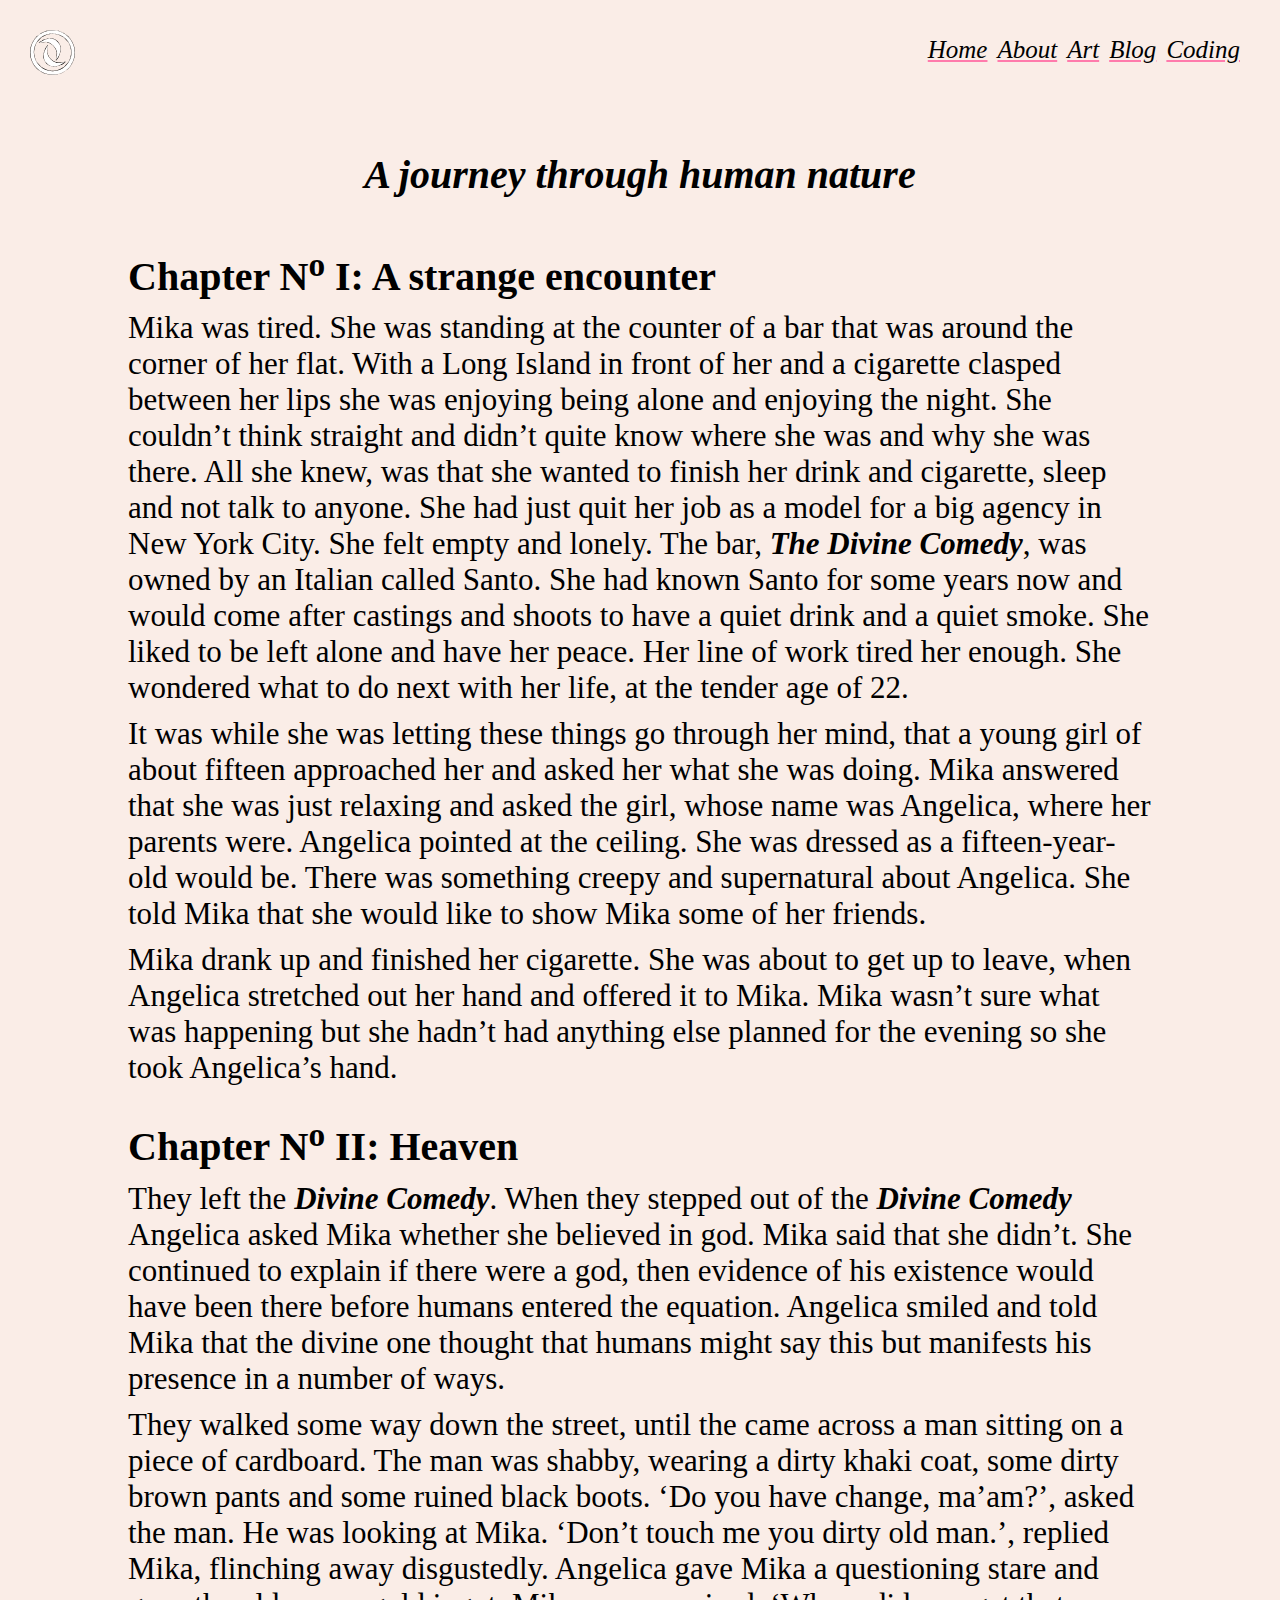
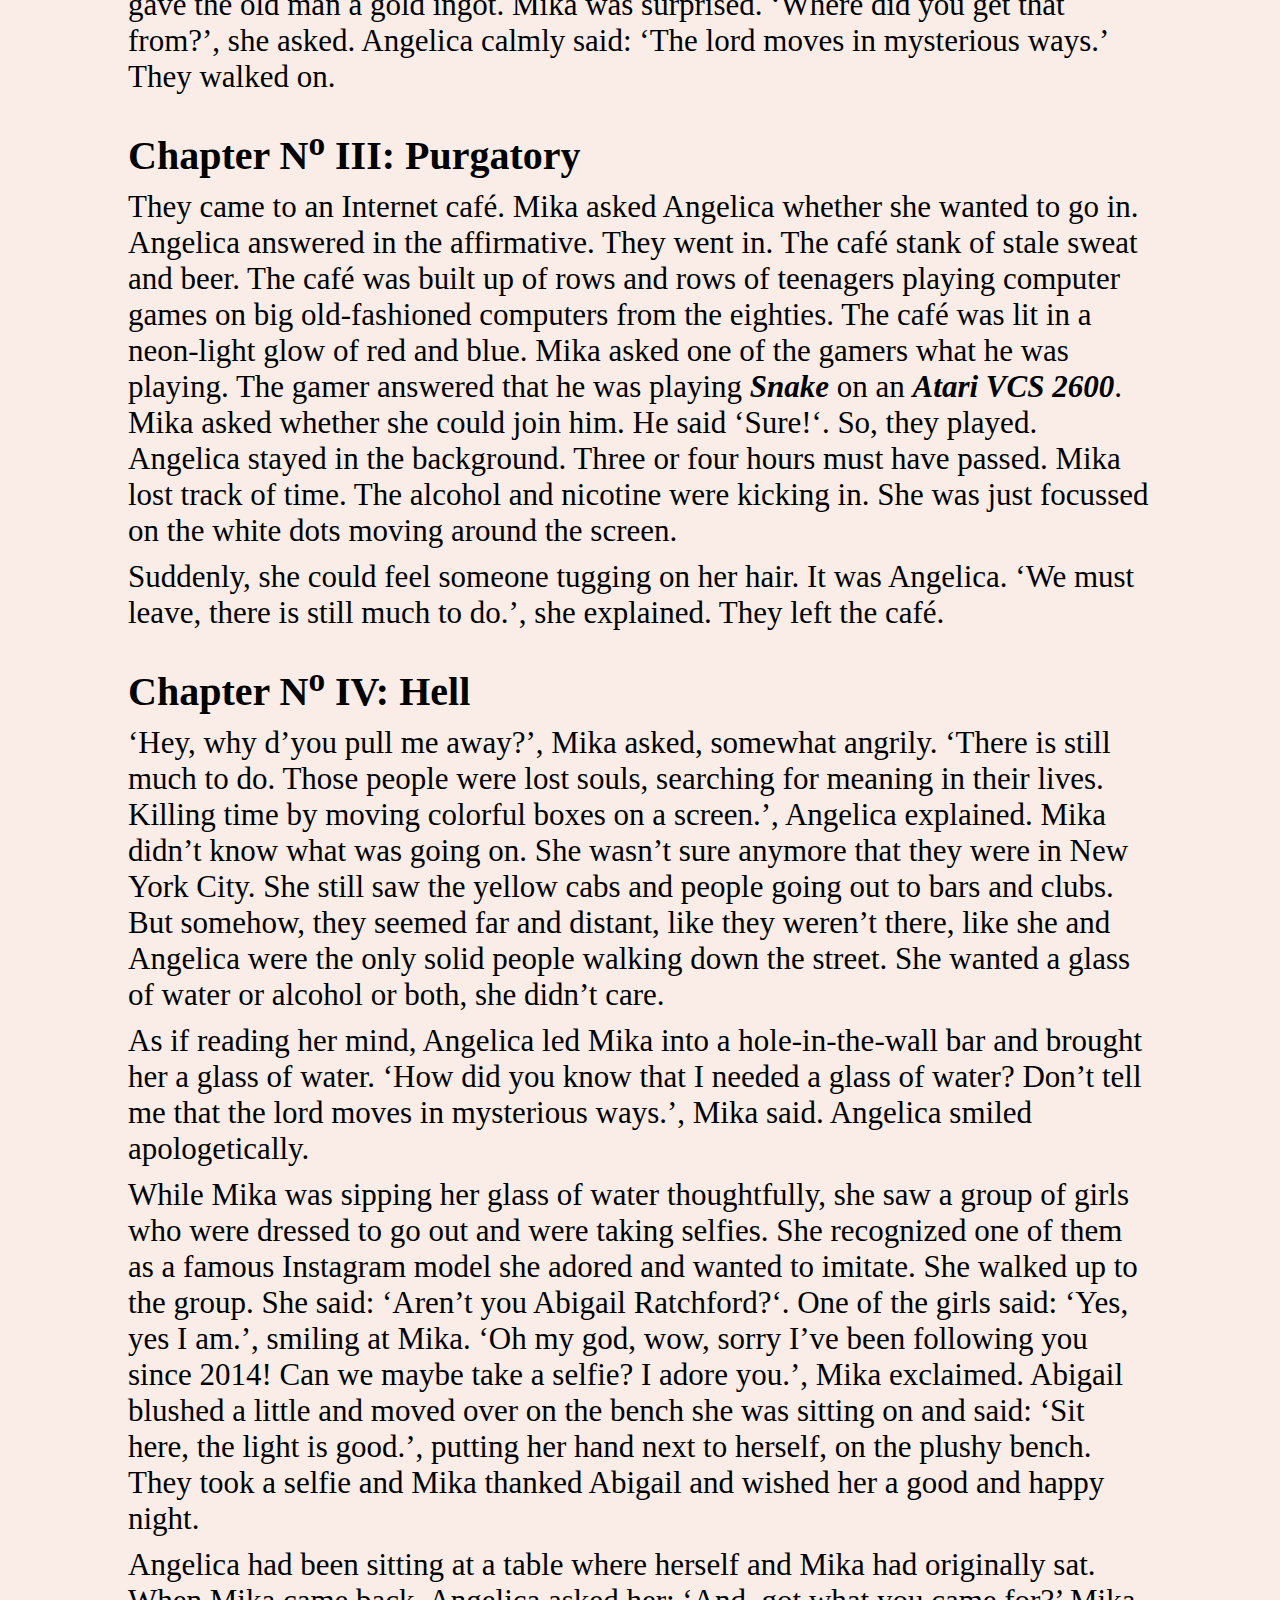
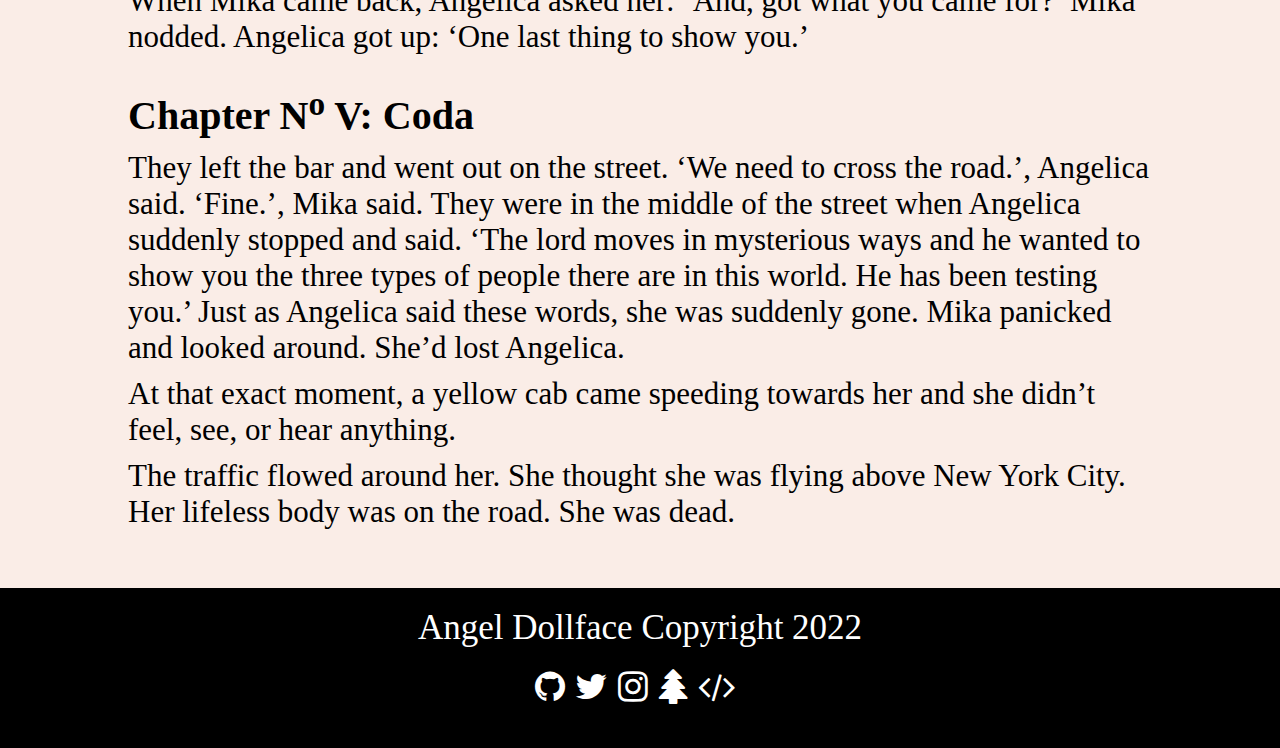
<file: blog/2021-09-24-A-journey-through-human-nature/index.html>
<!DOCTYPE html>
<html lang="en">
 <head>
    <meta charset="UTF-8">
    <title>A journey through human nature</title>
    <meta name="robots" content="A journey through human nature. The worst and the best.">
    <meta name="msapplication-TileColor" content="#000000">
    <meta name="viewport" content="width=device-width, initial-scale=1">
    <meta name="description" content="A journey through human nature. The worst and the best.">
    <link rel="apple-touch-icon" sizes="57x57" href="/assets/images/site/favicons/apple-icon-57x57.png">
    <link rel="apple-touch-icon" sizes="60x60" href="/assets/images/site/favicons/apple-icon-60x60.png">
    <link rel="apple-touch-icon" sizes="72x72" href="/assets/images/site/favicons/apple-icon-72x72.png">
    <link rel="apple-touch-icon" sizes="76x76" href="/assets/images/site/favicons/apple-icon-76x76.png">
    <link rel="apple-touch-icon" sizes="114x114" href="/assets/images/site/favicons/apple-icon-114x114.png">
    <link rel="apple-touch-icon" sizes="120x120" href="/assets/images/site/favicons/apple-icon-120x120.png">
    <link rel="apple-touch-icon" sizes="144x144" href="/assets/images/favicons/site/apple-icon-144x144.png">
    <link rel="apple-touch-icon" sizes="152x152" href="/assets/images/site/favicons/apple-icon-152x152.png">
    <link rel="apple-touch-icon" sizes="180x180" href="/assets/images/site/favicons/apple-icon-180x180.png">
    <link rel="icon" type="image/png" sizes="192x192" href="/assets/images/site/favicons/android-icon-192x192.png">
    <link rel="icon" type="image/png" sizes="32x32" href="/assets/images/site/favicons/favicon-32x32.png">
    <link rel="icon" type="image/png" sizes="96x96" href="/assets/images/site/favicons/favicon-96x96.png">
    <link rel="icon" type="image/png" sizes="16x16" href="/assets/images/site/favicons/favicon-16x16.png">
    <meta name="msapplication-TileImage" content="/assets/images/favicons/site/apple-icon-144x144.png">
    <meta property="og:image:type" content="image/png">
    <meta name="twitter:image:type" content="image/png">
    <meta property="og:image" content="/assets/images/site/banner/banner.png">
    <meta property="twitter:image" content="/assets/images/site/banner/banner.png">
    <meta property="og:name" content="A journey through human nature">
    <meta property="og:description" content="A journey through human nature. The worst and the best.">
    <meta name="twitter:name" content="A journey through human nature">
    <meta name="twitter:card" content="summary_large_image">
    <meta name="twitter:image:alt" content="A journey through human nature. The worst and the best.">
    <meta name="twitter:description" content="A journey through human nature. The worst and the best.">
    <link rel="stylesheet" href="https://cdnjs.cloudflare.com/ajax/libs/font-awesome/4.7.0/css/font-awesome.min.css">
    <link rel="stylesheet" type="text/css" href="/assets/css/main/index.css">
    <link rel="stylesheet" type="text/css" href="/assets/css/fonts/kawaii.css">
    <script async src="https://www.googletagmanager.com/gtag/js?id=G-KBXPMTL66E"></script>
    <script>
     window.dataLayer = window.dataLayer || [];
     function gtag(){dataLayer.push(arguments);}
     gtag('js', new Date());
     gtag('config', 'G-KBXPMTL66E');
    </script>
   <script type="module">function t(){let e=document.getElementById("nav");e.style.width="100vw",e.style.height="100vh"}function l(){let e=document.getElementById("nav");e.style.width="0vw",e.style.height="0vh"}globalThis.openNav=t;globalThis.closeNav=l;
</script></head>
 <body>
  
<div class="header">
 <img class="logo" src="/assets/images/site/logo/logo.svg" onclick="window.location.href='/'">
 <button class="menu" onclick="openNav();">
  <i class="fa fa-bars"></i>
 </button>
 <div class="nav" id="nav">
  <ul class="nav">
   <li class="nav">
       <a class="nav" href="/">Home</a>
      </li><li class="nav">
       <a class="nav" href="/pages/about">About</a>
      </li><li class="nav">
       <a class="nav" href="/pages/art">Art</a>
      </li><li class="nav">
       <a class="nav" href="/pages/blog">Blog</a>
      </li><li class="nav">
       <a class="nav" href="/pages/coding">Coding</a>
      </li>
    <li class="navClose">
     <a class="nav" onclick="closeNav();">Close</a>
    </li>
   </ul>
  </div>
</div>
  <br>
  <br>
  <div class="content">
   <h2 class="sectionHeading">A journey through human nature</h2>
   <br>
   <h2 id="chapter-no-i-a-strange-encounter">Chapter N<sup>o</sup> I: A strange encounter</h2>
<p>Mika was tired.
She was standing at the counter of a bar that was around the corner of her flat. With a Long Island in front of her and a cigarette clasped between her lips she was enjoying being alone and enjoying the night. She couldn’t think straight and didn’t quite know where she was and why she was there. All she knew, was that she wanted to finish her drink and cigarette, sleep and not talk to anyone. She had just quit her job as a model for a big agency in New York City. She felt empty and lonely. The bar, <em><strong>The Divine Comedy</strong></em>, was owned by an Italian called Santo. She had known Santo for some years now and would come after castings and shoots to have a quiet drink and a quiet smoke.
She liked to be left alone and have her peace. Her line of work tired her enough. She wondered what to do next with her life, at the tender age of 22.</p>
<p>It was while she was letting these things go through her mind, that a young girl of about fifteen approached her and asked her what she was doing. Mika answered that she was just relaxing and asked the girl, whose name was Angelica, where her parents were. Angelica pointed at the ceiling. She was dressed as a fifteen-year-old would be. There was something creepy and supernatural about Angelica. She told Mika that she would like to show Mika some of her friends.</p>
<p>Mika drank up and finished her cigarette. She was about to get up to leave, when Angelica stretched out her hand and offered it to Mika. Mika wasn’t sure what was happening but she hadn’t had anything else planned for the evening so she took Angelica’s hand.</p>
<h2 id="chapter-no-ii-heaven">Chapter N<sup>o</sup> II: Heaven</h2>
<p>They left the <em><strong>Divine Comedy</strong></em>.
When they stepped out of the <em><strong>Divine Comedy</strong></em> Angelica asked Mika whether she believed in god.
Mika said that she didn’t. She continued to explain if there were a god, then evidence of his existence would have been there before
humans entered the equation. Angelica smiled and told Mika that the divine one thought that humans might say this but manifests his presence in a number of ways.</p>
<p>They walked some way down the street, until the came across a man sitting on a piece of cardboard. The man was shabby, wearing a dirty khaki coat, some dirty brown pants and some ruined black boots. ‘Do you have change, ma’am?’, asked the man. He was looking at Mika. ‘Don’t touch me you dirty old man.’, replied Mika, flinching away disgustedly. Angelica gave Mika a questioning stare and gave the old man a gold ingot. Mika was surprised. ‘Where did you get that from?’, she asked. Angelica calmly said: ‘The lord moves in mysterious ways.’ They walked on.</p>
<h2 id="chapter-no-iii-purgatory">Chapter N<sup>o</sup> III: Purgatory</h2>
<p>They came to an Internet café. Mika asked Angelica whether she wanted to go in. Angelica answered in the affirmative. They went in. The café stank of stale sweat and beer. The café was built up of rows and rows of teenagers playing computer games on big old-fashioned computers from the eighties. The café was lit in a neon-light glow of red and blue. Mika asked one of the gamers what he was playing. The gamer answered that he was playing <em><strong>Snake</strong></em> on an <em><strong>Atari VCS 2600</strong></em>. Mika asked whether she could join him. He said ‘Sure!‘. So, they played. Angelica stayed in the background. Three or four hours must have passed. Mika lost track of time. The alcohol and nicotine were kicking in. She was just focussed on the white dots moving around the screen.</p>
<p>Suddenly, she could feel someone tugging on her hair. It was Angelica. ‘We must leave, there is still much to do.’, she explained. They left the café.</p>
<h2 id="chapter-no-iv-hell">Chapter N<sup>o</sup> IV: Hell</h2>
<p>‘Hey, why d’you pull me away?’, Mika asked, somewhat angrily. ‘There is still much to do. Those people were lost souls, searching for meaning in their lives. Killing time by moving colorful boxes on a screen.’, Angelica explained. Mika didn’t know what was going on. She wasn’t sure anymore that they were in New York City. She still saw the yellow cabs and people going out to bars and clubs. But somehow, they seemed far and distant, like they weren’t there, like she and Angelica were the only solid people walking down the street. She wanted a glass of water or alcohol or both, she didn’t care.</p>
<p>As if reading her mind, Angelica led Mika into a hole-in-the-wall bar and brought her a glass of water. ‘How did you know that I needed a glass of water? Don’t tell me that the lord moves in mysterious ways.’, Mika said. Angelica smiled apologetically.</p>
<p>While Mika was sipping her glass of water thoughtfully, she saw a group of girls who were dressed to go out and were taking selfies. She recognized one of them as a famous Instagram model she adored and wanted to imitate. She walked up to the group. She said: ‘Aren’t you Abigail Ratchford?‘. One of the girls said: ‘Yes, yes I am.’, smiling at Mika. ‘Oh my god, wow, sorry I’ve been following you since 2014! Can we maybe take a selfie? I adore you.’, Mika exclaimed. Abigail blushed a little and moved over on the bench she was sitting on and said: ‘Sit here, the light is good.’, putting her hand next to herself, on the plushy bench. They took a selfie and Mika thanked Abigail and wished her a good and happy night.</p>
<p>Angelica had been sitting at a table where herself and Mika had originally sat. When Mika came back, Angelica asked her: ‘And, got what you came for?’ Mika nodded. Angelica got up: ‘One last thing to show you.’</p>
<h2 id="chapter-no-v-coda">Chapter N<sup>o</sup> V: Coda</h2>
<p>They left the bar and went out on the street. ‘We need to cross the road.’, Angelica said. ‘Fine.’, Mika said.
They were in the middle of the street when Angelica suddenly stopped and said. ‘The lord moves in mysterious ways and he wanted to show you the three types of people there are in this world. He has been testing you.’ Just as Angelica said these words, she was suddenly gone. Mika panicked and looked around. She’d lost Angelica.</p>
<p>At that exact moment, a yellow cab came speeding towards her and she didn’t feel, see, or hear anything.</p>
<p>The traffic flowed around her. She thought she was flying above New York City. Her lifeless body was on the road. She was dead.</p>
  </div>
  <br>
  <div class="footer">
    <p class="footer">Angel Dollface Copyright 2022</p>
    <ul class="footer">
      <li class="footer">
          <a class="footer" href="https://github.com/angeldollface">
            <i class="fa fa-github"></i>
          </a>
        </li><li class="footer">
          <a class="footer" href="https://twitter.com/angeldollface66">
            <i class="fa fa-twitter"></i>
          </a>
        </li><li class="footer">
          <a class="footer" href="https://instagram.com/angeldollface66">
            <i class="fa fa-instagram"></i>
          </a>
        </li><li class="footer">
          <a class="footer" href="https://linktr.ee/angeldollface">
            <i class="fa fa-tree"></i>
          </a>
        </li><li class="footer">
          <a class="footer" href="https://github.com/angeldollface/angeldollface.github.io/">
            <i class="fa fa-code"></i>
          </a>
        </li>
    </ul>
   </div>
 </body></html>
</file>
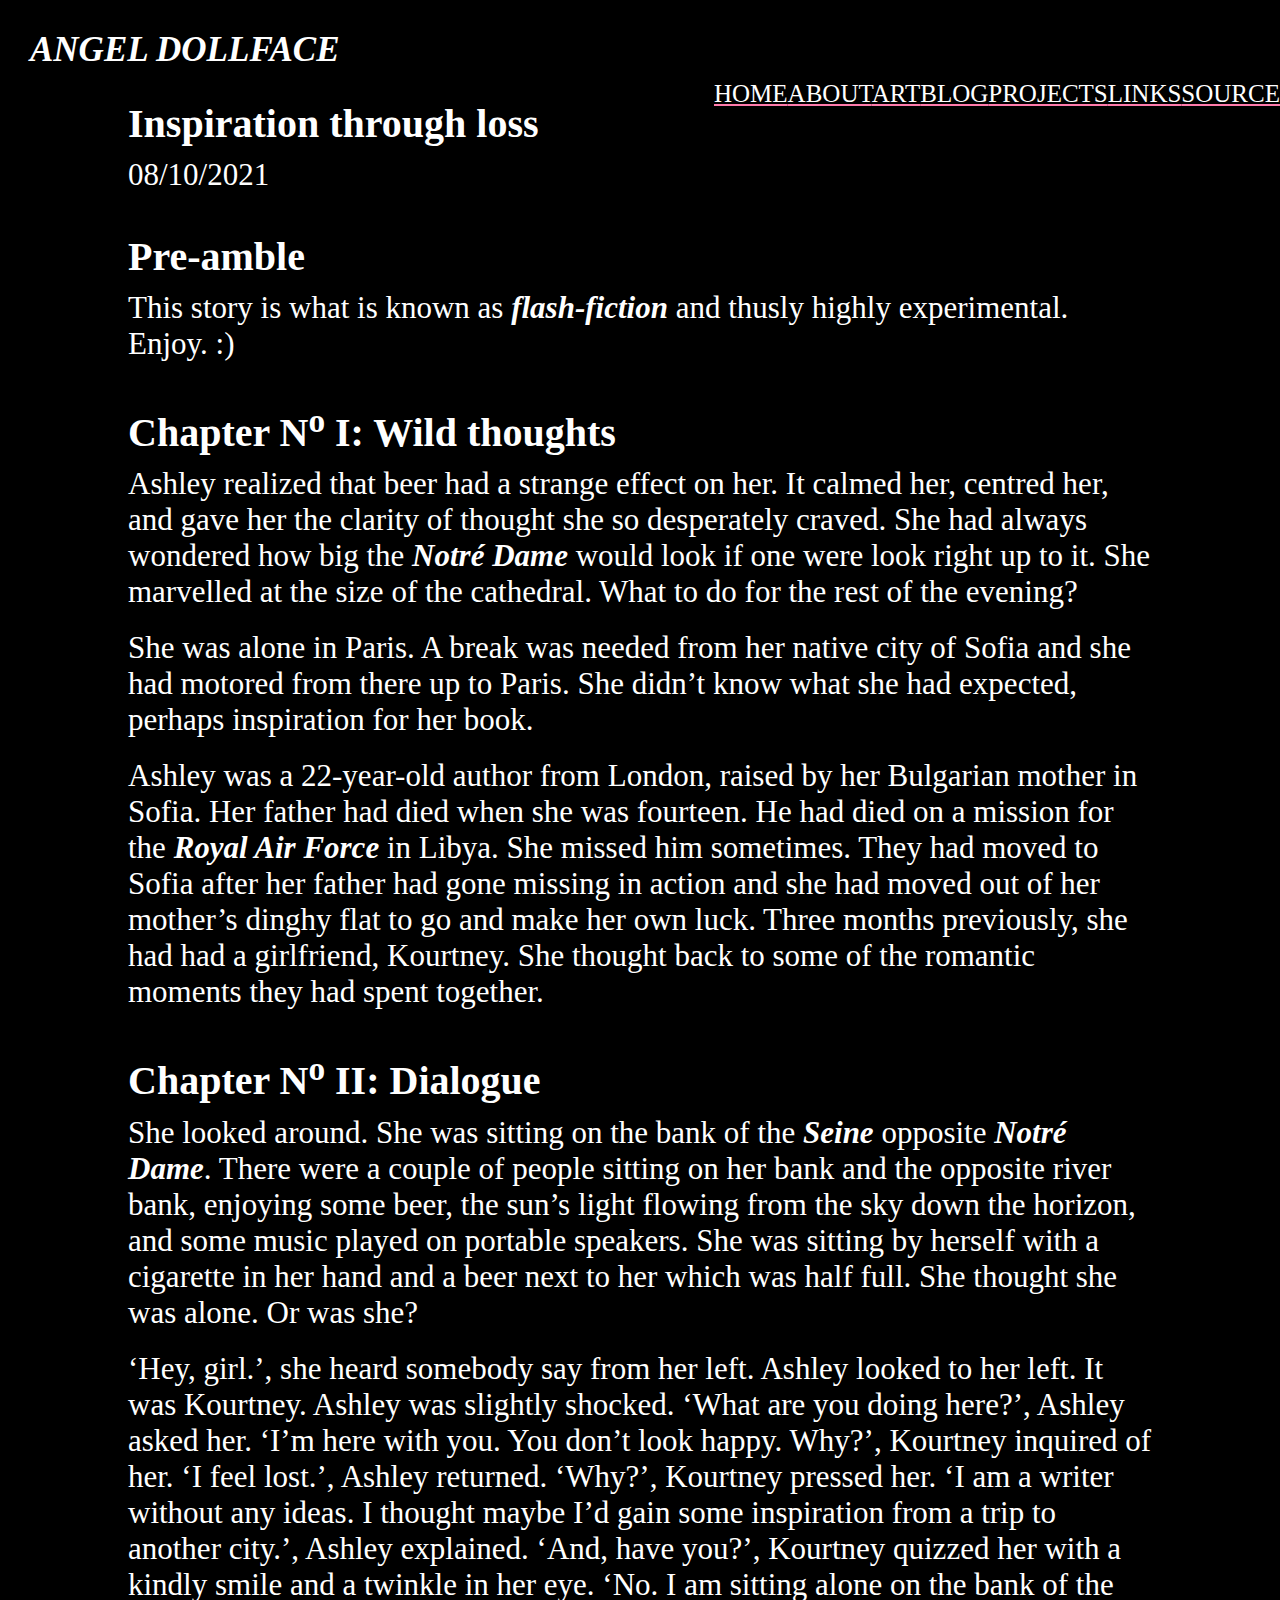
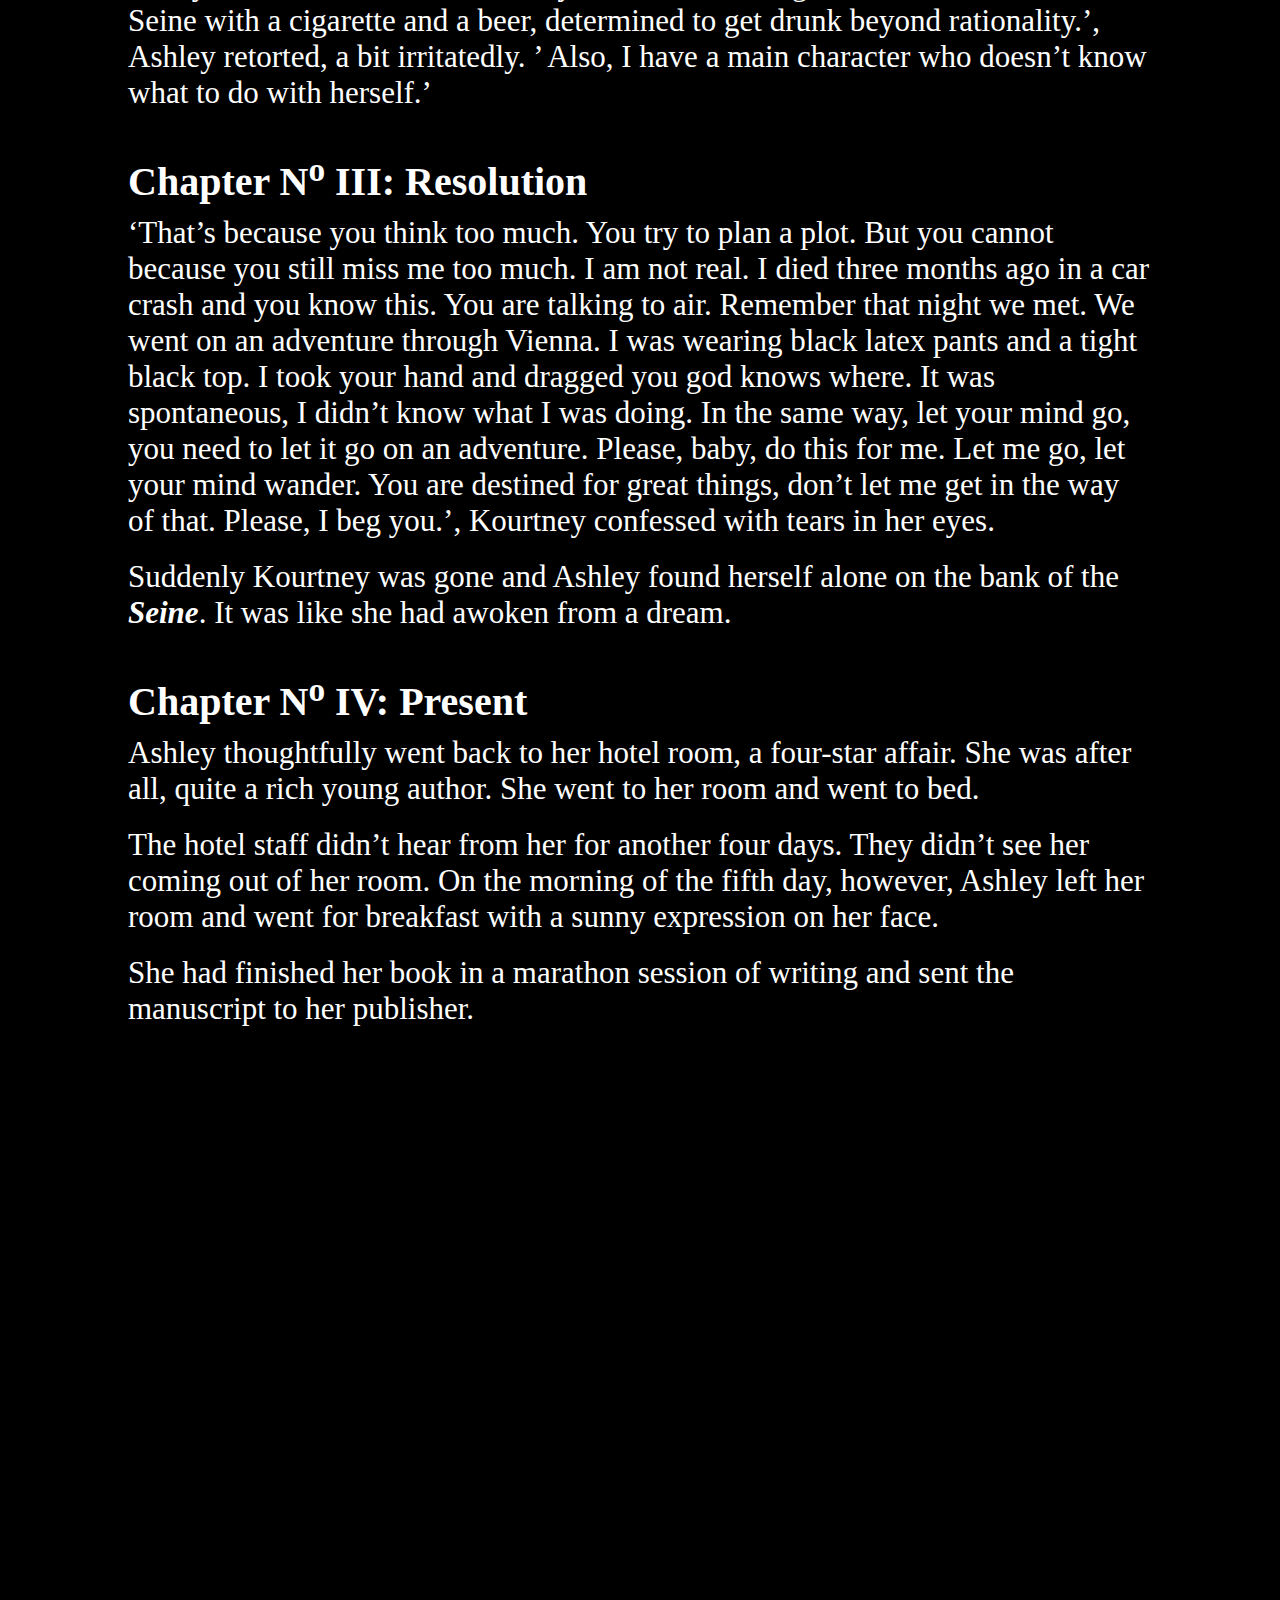
<file: blog/2021-10-08-Inspiration-through-loss/index.html>
<!DOCTYPE html>
<html lang="en">
 <head>
    <meta charset="UTF-8">
    <title>ANGEL DOLLFACE</title>
    <meta name="robots" content="Everyone's favorite doll!">
    <meta name="msapplication-TileColor" content="#000000">
    <meta name="viewport" content="width=device-width, initial-scale=1">
    <meta name="description" content="Everyone's favorite doll!">
    <link rel="apple-touch-icon" sizes="57x57" href="/assets/images/site/favicons/apple-icon-57x57.png">
    <link rel="apple-touch-icon" sizes="60x60" href="/assets/images/site/favicons/apple-icon-60x60.png">
    <link rel="apple-touch-icon" sizes="72x72" href="/assets/images/site/favicons/apple-icon-72x72.png">
    <link rel="apple-touch-icon" sizes="76x76" href="/assets/images/site/favicons/apple-icon-76x76.png">
    <link rel="apple-touch-icon" sizes="114x114" href="/assets/images/site/favicons/apple-icon-114x114.png">
    <link rel="apple-touch-icon" sizes="120x120" href="/assets/images/site/favicons/apple-icon-120x120.png">
    <link rel="apple-touch-icon" sizes="144x144" href="/assets/images/favicons/site/apple-icon-144x144.png">
    <link rel="apple-touch-icon" sizes="152x152" href="/assets/images/site/favicons/apple-icon-152x152.png">
    <link rel="apple-touch-icon" sizes="180x180" href="/assets/images/site/favicons/apple-icon-180x180.png">
    <link rel="icon" type="image/png" sizes="192x192" href="/assets/images/site/favicons/android-icon-192x192.png">
    <link rel="icon" type="image/png" sizes="32x32" href="/assets/images/site/favicons/favicon-32x32.png">
    <link rel="icon" type="image/png" sizes="96x96" href="/assets/images/site/favicons/favicon-96x96.png">
    <link rel="icon" type="image/png" sizes="16x16" href="/assets/images/site/favicons/favicon-16x16.png">
    <meta name="msapplication-TileImage" content="/assets/images/favicons/site/apple-icon-144x144.png">
    <meta property="og:image:type" content="image/png">
    <meta name="twitter:image:type" content="image/png">
    <meta property="og:image" content="/assets/images/site/banner/banner.png">
    <meta property="twitter:image" content="/assets/images/site/banner/banner.png">
    <meta property="og:name" content="ANGEL DOLLFACE">
    <meta property="og:description" content="Everyone's favorite doll!">
    <meta name="twitter:name" content="ANGEL DOLLFACE">
    <meta name="twitter:card" content="summary_large_image">
    <meta name="twitter:image:alt" content="Everyone's favorite doll!">
    <meta name="twitter:description" content="Everyone's favorite doll!">
    <link rel="stylesheet" type="text/css" href="/assets/css/index.css">
   <script type="module" src="/hoisted.43a10f2b.js"></script></head>
 <body>
  <div class="header">
 <h1 onclick="window.location.href='/'">ANGEL DOLLFACE</h1>
</div>

<div class="nav">
 <a class="nav" href="/">HOME</a><a class="nav" href="/pages/about">ABOUT</a><a class="nav" href="/pages/art">ART</a><a class="nav" href="/pages/blog">BLOG</a><a class="nav" href="/pages/projects">PROJECTS</a><a class="nav" href="/pages/links">LINKS</a><a class="nav" href="/pages/site">SOURCE</a>
</div>
  
    
<script>(function(){const textureURL = "https://angeldollface.art/assets/images/matcaps/03.png";
const symbolName = "Infinity";
const modelURL = "https://angeldollface.art/assets/models/StageInfinity.glb";
const spinAxis = "z";

window.onload= (e) => {
    const borderLightColor = 0xEA1573;
    const stageLightColor = 0xFFFFFF;
    renderModel(
        textureURL,
        symbolName,
        modelURL,
        borderLightColor,
        stageLightColor,
        spinAxis
    )
}
})();</script>
  <div class="itemContent">
   <div class="content">
	<h2>Inspiration through loss</h2>
   	<p>08/10/2021</p>
   	<h2 id="pre-amble">Pre-amble</h2>
<p>This story is what is known as <em><strong>flash-fiction</strong></em> and thusly highly experimental. Enjoy. :)</p>
<h2 id="chapter-no-i-wild-thoughts">Chapter N<sup>o</sup> I: Wild thoughts</h2>
<p>Ashley realized that beer had a strange effect on her.
It calmed her, centred her, and gave her the clarity of thought she so desperately craved.
She had always wondered how big the <em><strong>Notré Dame</strong></em> would look if one were look right up to it.
She marvelled at the size of the cathedral. What to do for the rest of the evening?</p>
<p>She was alone in Paris.
A break was needed from her native city of Sofia and she had motored from there up to Paris.
She didn’t know what she had expected, perhaps inspiration for her book.</p>
<p>Ashley was a 22-year-old author from London, raised by her Bulgarian mother in Sofia.
Her father had died when she was fourteen. He had died on a mission for the <em><strong>Royal Air Force</strong></em>
in Libya. She missed him sometimes. They had moved to Sofia after her father had gone missing in action
and she had moved out of her mother’s dinghy flat to go and make her own luck. Three months previously, she had had a girlfriend, Kourtney. She thought back to some of the romantic moments they had spent together.</p>
<h2 id="chapter-no-ii-dialogue">Chapter N<sup>o</sup> II: Dialogue</h2>
<p>She looked around. She was sitting on the bank of the <em><strong>Seine</strong></em> opposite <em><strong>Notré Dame</strong></em>. There were a couple of people sitting on her bank and the opposite river bank, enjoying some beer, the sun’s light flowing from the sky down the horizon,
and some music played on portable speakers. She was sitting by herself with a cigarette in her hand and a beer next to her which was half full. She thought she was alone. Or was she?</p>
<p>‘Hey, girl.’, she heard somebody say from her left. Ashley looked to her left. It was Kourtney. Ashley was slightly shocked.
‘What are you doing here?’, Ashley asked her. ‘I’m here with you. You don’t look happy. Why?’, Kourtney inquired of her. ‘I feel lost.’, Ashley returned. ‘Why?’, Kourtney pressed her. ‘I am a writer without any ideas. I thought maybe I’d gain some inspiration from a trip to another city.’, Ashley explained. ‘And, have you?’, Kourtney quizzed her with a kindly smile and a twinkle in her eye. ‘No. I am sitting alone on the bank of the Seine with a cigarette and a beer, determined to get drunk beyond rationality.’, Ashley retorted, a bit irritatedly. ’ Also, I have a main character who doesn’t know what to do with herself.’</p>
<h2 id="chapter-no-iii-resolution">Chapter N<sup>o</sup> III: Resolution</h2>
<p>‘That’s because you think too much. You try to plan a plot. But you cannot because you still miss me too much. I am not real. I died three months ago in a car crash and you know this. You are talking to air. Remember that night we met. We went on an adventure through Vienna. I was wearing black latex pants and a tight black top. I took your hand and dragged you god knows where. It was spontaneous, I didn’t know what I was doing. In the same way, let your mind go, you need to let it go on an adventure. Please, baby, do this for me. Let me go, let your mind wander. You are destined for great things, don’t let me get in the way of that. Please, I beg you.’, Kourtney confessed with tears in her eyes.</p>
<p>Suddenly Kourtney was gone and Ashley found herself alone on the bank of the <em><strong>Seine</strong></em>. It was like she had awoken from a dream.</p>
<h2 id="chapter-no-iv-present">Chapter N<sup>o</sup> IV: Present</h2>
<p>Ashley thoughtfully went back to her hotel room, a four-star affair. She was after all, quite a rich young author. She went to her room and went to bed.</p>
<p>The hotel staff didn’t hear from her for another four days. They didn’t see her coming out of her room. On the morning of the fifth day, however, Ashley left her room and went for breakfast with a sunny expression on her face.</p>
<p>She had finished her book in a marathon session of writing and sent the manuscript to her publisher.</p>
   </div>
   <br>
  </div>
 </body></html>
</file>
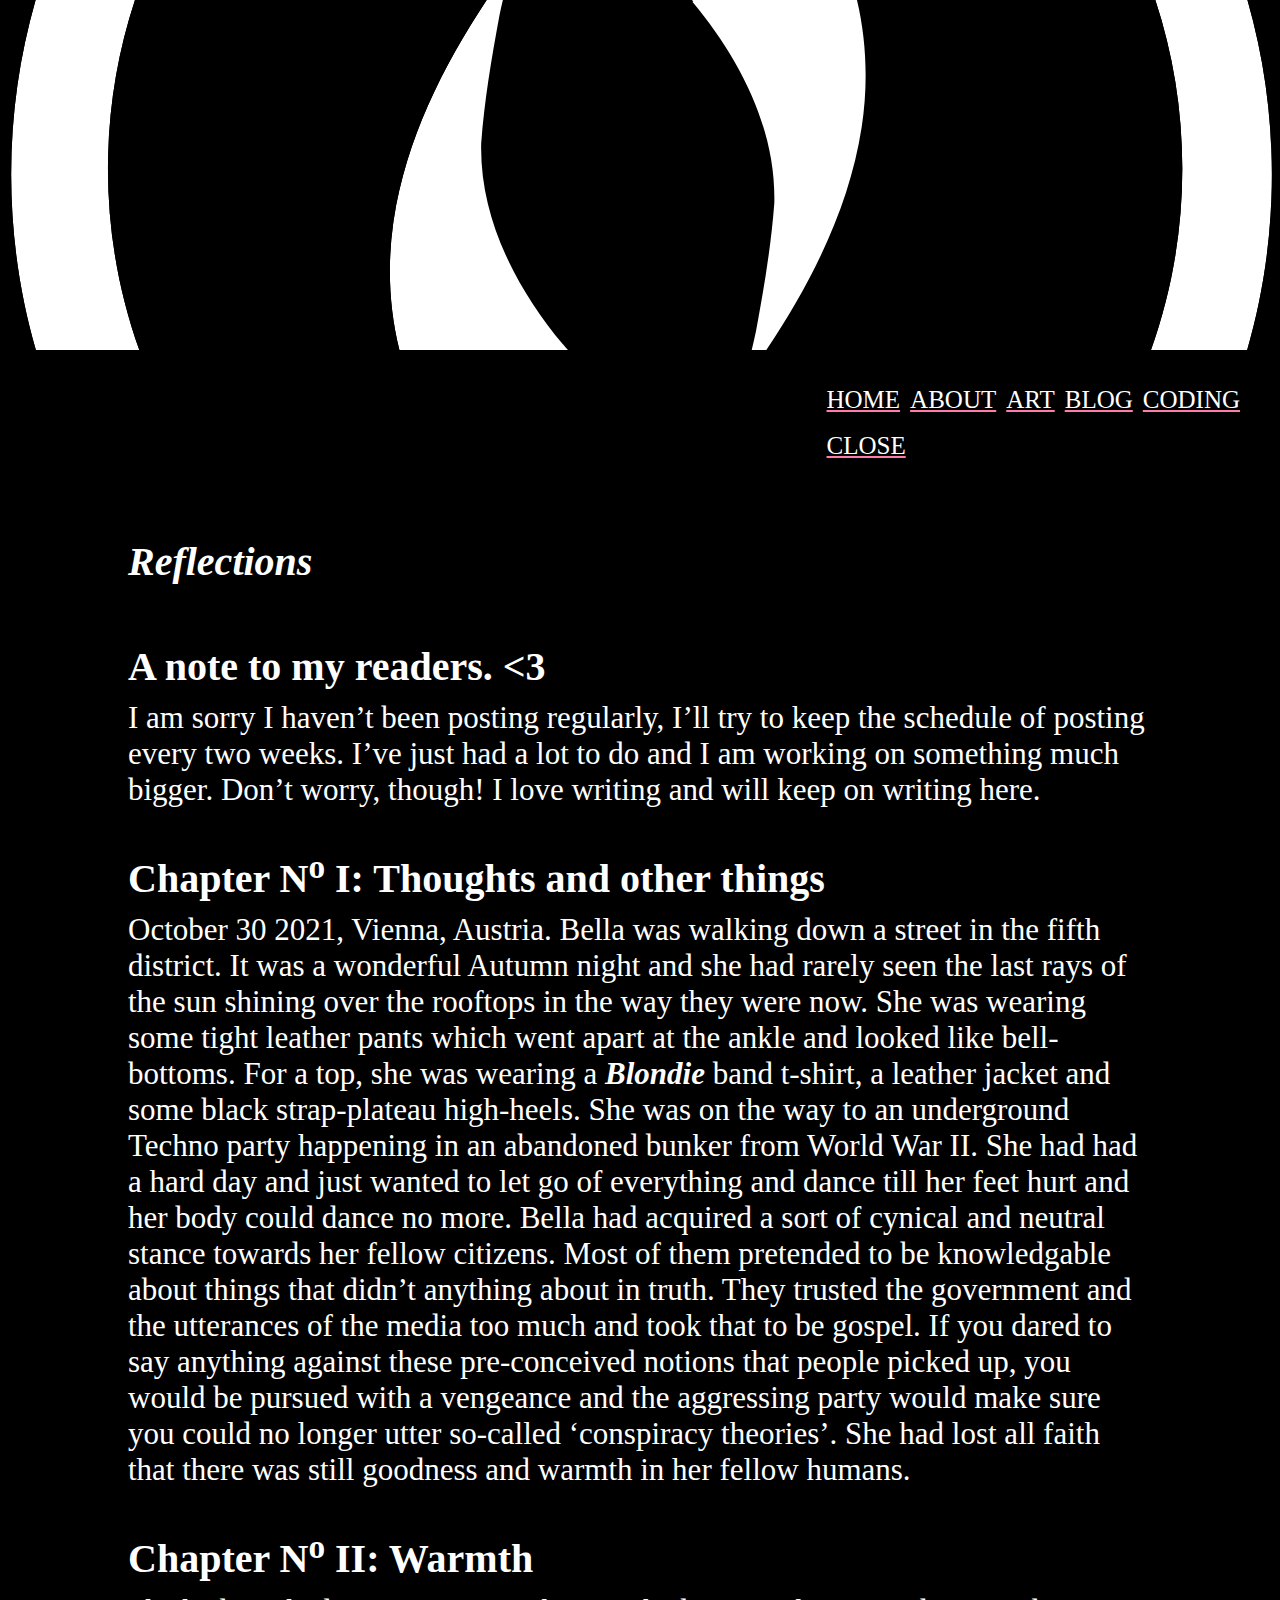
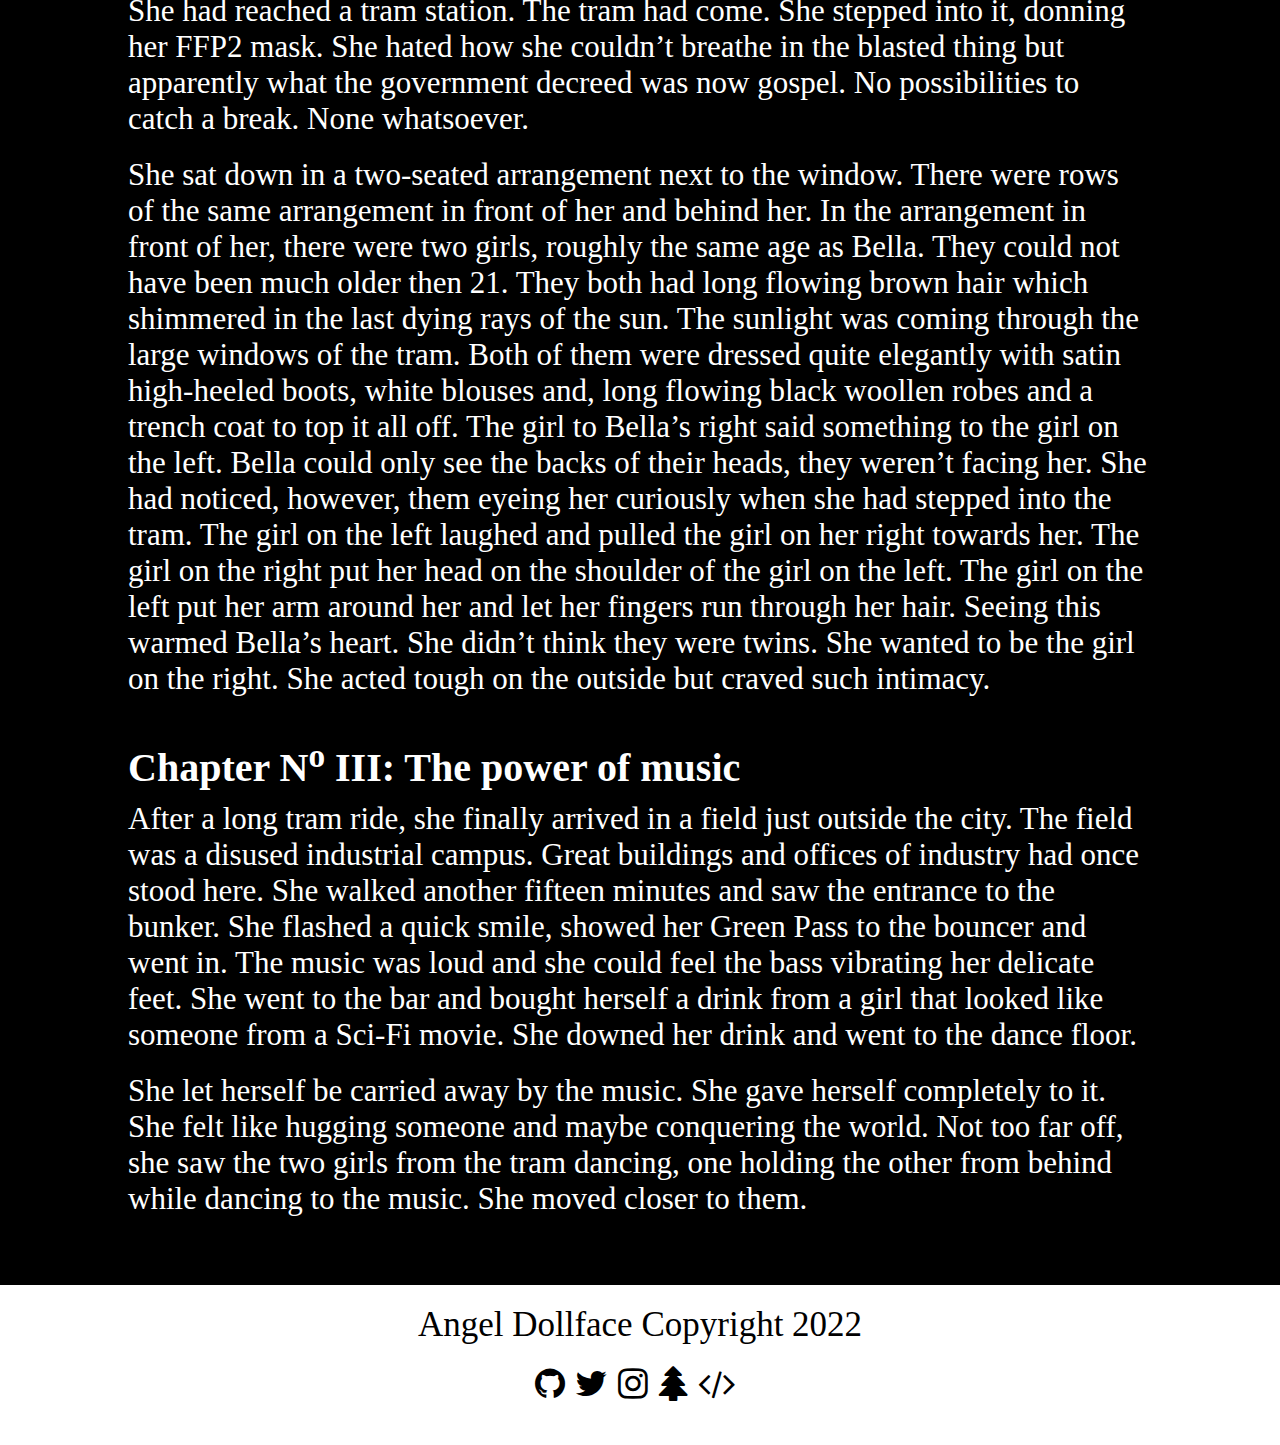
<file: blog/2021-11-05-Reflections/index.html>
<!DOCTYPE html>
<html lang="en">
 <head>
    <meta charset="UTF-8">
    <title>Reflections</title>
    <meta name="robots" content="Reflections on life, love, and human nature.">
    <meta name="msapplication-TileColor" content="#000000">
    <meta name="viewport" content="width=device-width, initial-scale=1">
    <meta name="description" content="Reflections on life, love, and human nature.">
    <link rel="apple-touch-icon" sizes="57x57" href="/assets/images/site/favicons/apple-icon-57x57.png">
    <link rel="apple-touch-icon" sizes="60x60" href="/assets/images/site/favicons/apple-icon-60x60.png">
    <link rel="apple-touch-icon" sizes="72x72" href="/assets/images/site/favicons/apple-icon-72x72.png">
    <link rel="apple-touch-icon" sizes="76x76" href="/assets/images/site/favicons/apple-icon-76x76.png">
    <link rel="apple-touch-icon" sizes="114x114" href="/assets/images/site/favicons/apple-icon-114x114.png">
    <link rel="apple-touch-icon" sizes="120x120" href="/assets/images/site/favicons/apple-icon-120x120.png">
    <link rel="apple-touch-icon" sizes="144x144" href="/assets/images/favicons/site/apple-icon-144x144.png">
    <link rel="apple-touch-icon" sizes="152x152" href="/assets/images/site/favicons/apple-icon-152x152.png">
    <link rel="apple-touch-icon" sizes="180x180" href="/assets/images/site/favicons/apple-icon-180x180.png">
    <link rel="icon" type="image/png" sizes="192x192" href="/assets/images/site/favicons/android-icon-192x192.png">
    <link rel="icon" type="image/png" sizes="32x32" href="/assets/images/site/favicons/favicon-32x32.png">
    <link rel="icon" type="image/png" sizes="96x96" href="/assets/images/site/favicons/favicon-96x96.png">
    <link rel="icon" type="image/png" sizes="16x16" href="/assets/images/site/favicons/favicon-16x16.png">
    <meta name="msapplication-TileImage" content="/assets/images/favicons/site/apple-icon-144x144.png">
    <meta property="og:image:type" content="image/png">
    <meta name="twitter:image:type" content="image/png">
    <meta property="og:image" content="/assets/images/site/banner/banner.png">
    <meta property="twitter:image" content="/assets/images/site/banner/banner.png">
    <meta property="og:name" content="Reflections">
    <meta property="og:description" content="Reflections on life, love, and human nature.">
    <meta name="twitter:name" content="Reflections">
    <meta name="twitter:card" content="summary_large_image">
    <meta name="twitter:image:alt" content="Reflections on life, love, and human nature.">
    <meta name="twitter:description" content="Reflections on life, love, and human nature.">
    <link rel="stylesheet" href="https://cdnjs.cloudflare.com/ajax/libs/font-awesome/4.7.0/css/font-awesome.min.css">
    <link rel="stylesheet" type="text/css" href="/assets/css/index.css">
   <script type="module">function t(){let e=document.getElementById("nav");e.style.width="100vw",e.style.height="100vh"}function l(){let e=document.getElementById("nav");e.style.width="0vw",e.style.height="0vh"}globalThis.openNav=t;globalThis.closeNav=l;
</script></head>
 <body>
  
<div class="header">
 <img class="logo" src="/assets/images/site/logo/logo.svg">
 <button class="menu" onclick="openNav();">
  <i class="fa fa-bars"></i>
 </button>
 <div class="nav" id="nav">
  <ul class="nav">
   <li class="nav">
       <a class="nav" href="/">HOME</a>
      </li><li class="nav">
       <a class="nav" href="/pages/about">ABOUT</a>
      </li><li class="nav">
       <a class="nav" href="/pages/art">ART</a>
      </li><li class="nav">
       <a class="nav" href="/pages/blog">BLOG</a>
      </li><li class="nav">
       <a class="nav" href="/pages/coding">CODING</a>
      </li>
    <li class="navClose">
     <a class="nav" onclick="closeNav();">CLOSE</a>
    </li>
   </ul>
  </div>
</div>
  <br>
  <br>
  <div class="content">
   <h2 class="sectionHeading">Reflections</h2>
   <br>
   <h2 id="a-note-to-my-readers-3">A note to my readers. &#x3C;3</h2>
<p>I am sorry I haven’t been posting regularly, I’ll try to keep the schedule of posting every two weeks. I’ve just had a lot to do and I am working on something much bigger. Don’t worry, though! I love writing and will keep on writing here.</p>
<h2 id="chapter-no-i-thoughts-and-other-things">Chapter N<sup>o</sup> I: Thoughts and other things</h2>
<p>October 30 2021, Vienna, Austria. Bella was walking down a street in the fifth district.
It was a wonderful Autumn night and she had rarely seen the last rays of the sun shining over the rooftops in the way they were now.
She was wearing some tight leather pants which went apart at the ankle and looked like bell-bottoms. For a top, she was wearing a <em><strong>Blondie</strong></em>
band t-shirt, a leather jacket and some black strap-plateau high-heels. She was on the way to an underground Techno party happening in an abandoned
bunker from World War II. She had had a hard day and just wanted to let go of everything and dance till her feet hurt and her body could dance no more.
Bella had acquired a sort of cynical and neutral stance towards her fellow citizens. Most of them pretended to be knowledgable about things that didn’t anything about in truth. They trusted the government and the utterances of the media too much and took that to be gospel. If you dared to say anything against these pre-conceived notions that people picked up, you would be pursued with a vengeance and the aggressing party would make sure you could no longer utter so-called ‘conspiracy theories’. She had lost all faith that there was still goodness and warmth in her fellow humans.</p>
<h2 id="chapter-no-ii-warmth">Chapter N<sup>o</sup> II: Warmth</h2>
<p>She had reached a tram station. The tram had come. She stepped into it, donning her FFP2 mask. She hated how she couldn’t breathe in the blasted thing but apparently what the government decreed was now gospel. No possibilities to catch a break. None whatsoever.</p>
<p>She sat down in a two-seated arrangement next to the window. There were rows of the same arrangement in front of her and behind her. In the arrangement in front of her, there were two girls, roughly the same age as Bella. They could not have been much older then 21. They both had long flowing brown hair which shimmered in the last dying rays of the sun. The sunlight was coming through the large windows of the tram. Both of them were dressed quite elegantly with satin high-heeled boots, white blouses and, long flowing black woollen robes and a trench coat to top it all off. The girl to Bella’s right said something to the girl on the left. Bella could only see the backs of their heads, they weren’t facing her. She had noticed, however, them eyeing her curiously when she had stepped into the tram.
The girl on the left laughed and pulled the girl on her right towards her. The girl on the right put her head on the shoulder of the girl on the left. The girl on the left put her arm around her and let her fingers run through her hair. Seeing this warmed Bella’s heart. She didn’t think they were twins. She wanted to be the girl on the right. She acted tough on the outside but craved such intimacy.</p>
<h2 id="chapter-no-iii-the-power-of-music">Chapter N<sup>o</sup> III: The power of music</h2>
<p>After a long tram ride, she finally arrived in a field just outside the city. The field was a disused industrial campus. Great buildings and offices of industry had once stood here. She walked another fifteen minutes and saw the entrance to the bunker. She flashed a quick smile, showed her Green Pass to the bouncer and went in. The music was loud and she could feel the bass vibrating her delicate feet. She went to the bar and bought herself a drink from a girl that looked like someone from a Sci-Fi movie. She downed her drink and went to the dance floor.</p>
<p>She let herself be carried away by the music. She gave herself completely to it. She felt like hugging someone and maybe conquering the world. Not too far off, she saw the two girls from the tram dancing, one holding the other from behind while dancing to the music. She moved closer to them.</p>
  </div>
  <br>
  <div class="footer">
    <p class="footer">Angel Dollface Copyright 2022</p>
    <ul class="footer">
      <li class="footer">
          <a class="footer" href="https://github.com/angeldollface">
            <i class="fa fa-github"></i>
          </a>
        </li><li class="footer">
          <a class="footer" href="https://twitter.com/angeldollface66">
            <i class="fa fa-twitter"></i>
          </a>
        </li><li class="footer">
          <a class="footer" href="https://instagram.com/angeldollface66">
            <i class="fa fa-instagram"></i>
          </a>
        </li><li class="footer">
          <a class="footer" href="https://linktr.ee/angeldollface">
            <i class="fa fa-tree"></i>
          </a>
        </li><li class="footer">
          <a class="footer" href="https://https://github.com/angeldollface/angeldollface.github.io/">
            <i class="fa fa-code"></i>
          </a>
        </li>
    </ul>
   </div>
 </body></html>
</file>
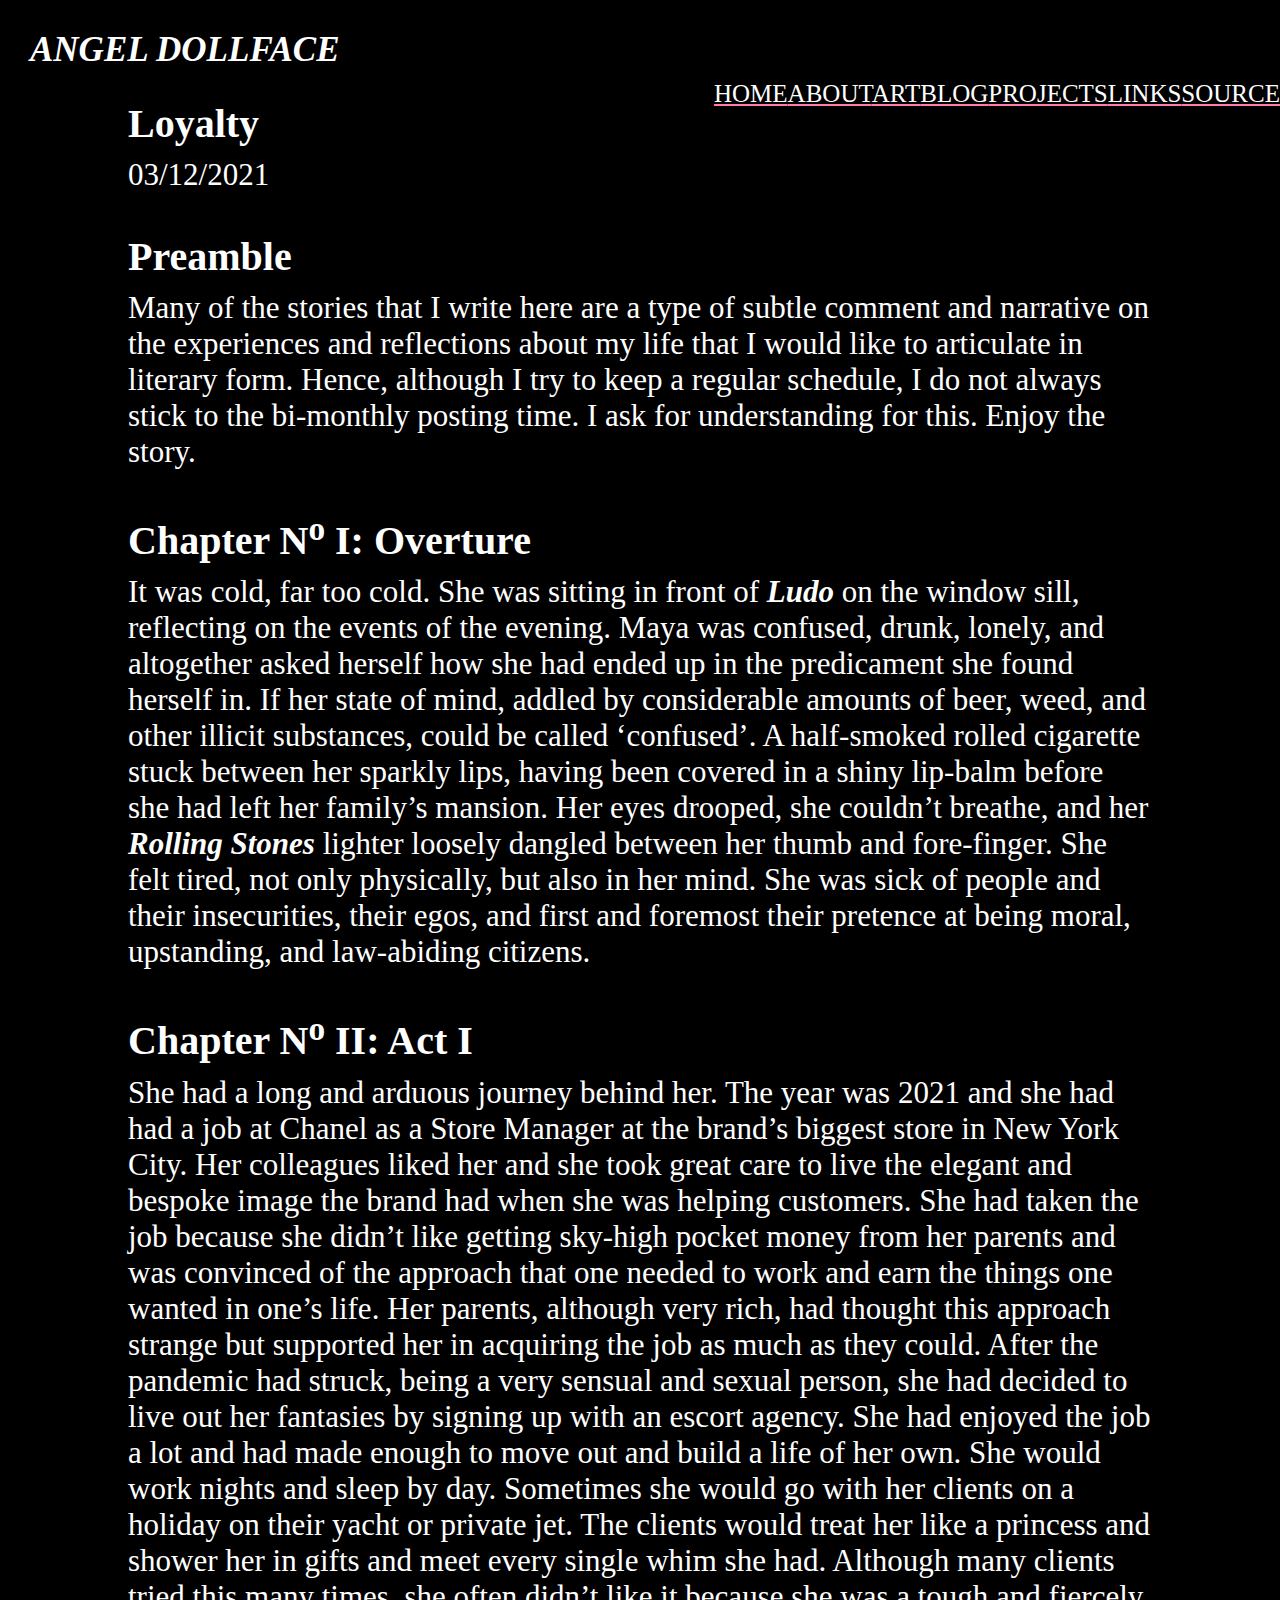
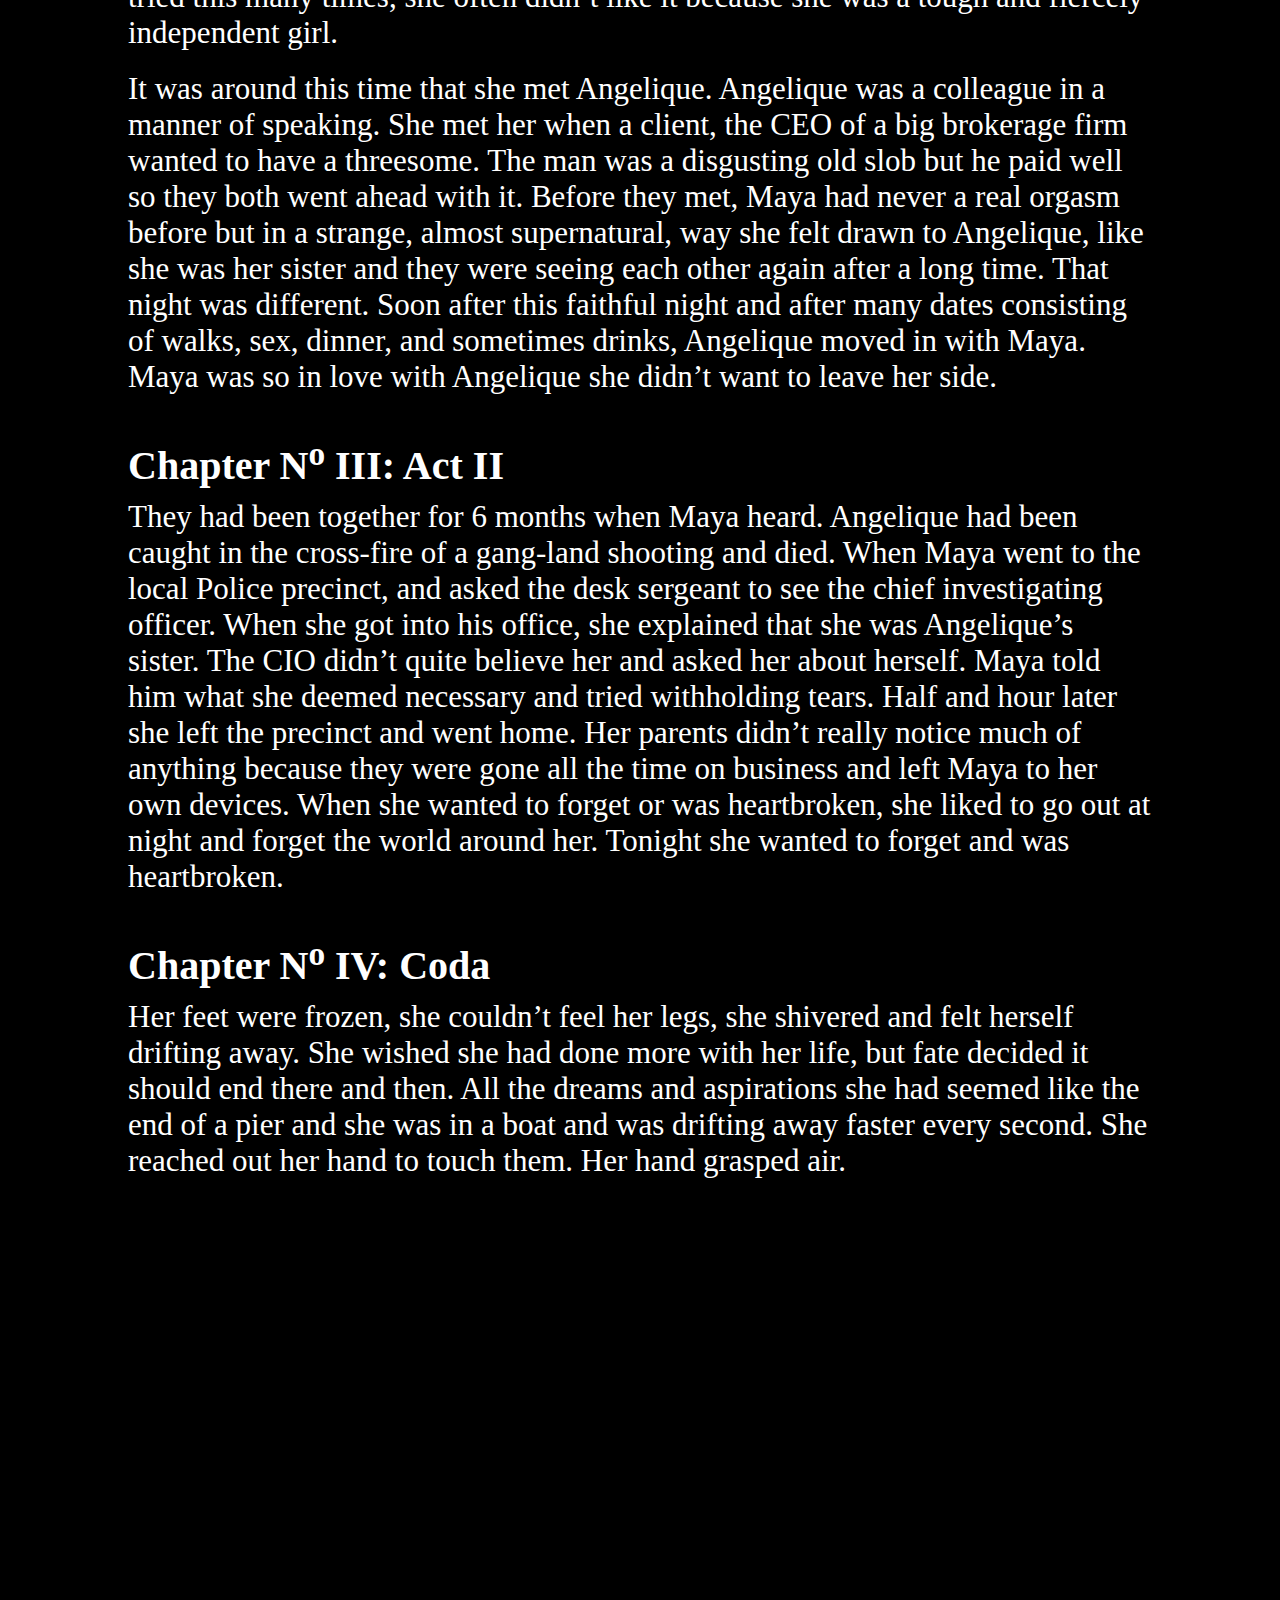
<file: blog/2021-12-03-Loyalty/index.html>
<!DOCTYPE html>
<html lang="en">
 <head>
    <meta charset="UTF-8">
    <title>ANGEL DOLLFACE</title>
    <meta name="robots" content="Everyone's favorite doll!">
    <meta name="msapplication-TileColor" content="#000000">
    <meta name="viewport" content="width=device-width, initial-scale=1">
    <meta name="description" content="Everyone's favorite doll!">
    <link rel="apple-touch-icon" sizes="57x57" href="/assets/images/site/favicons/apple-icon-57x57.png">
    <link rel="apple-touch-icon" sizes="60x60" href="/assets/images/site/favicons/apple-icon-60x60.png">
    <link rel="apple-touch-icon" sizes="72x72" href="/assets/images/site/favicons/apple-icon-72x72.png">
    <link rel="apple-touch-icon" sizes="76x76" href="/assets/images/site/favicons/apple-icon-76x76.png">
    <link rel="apple-touch-icon" sizes="114x114" href="/assets/images/site/favicons/apple-icon-114x114.png">
    <link rel="apple-touch-icon" sizes="120x120" href="/assets/images/site/favicons/apple-icon-120x120.png">
    <link rel="apple-touch-icon" sizes="144x144" href="/assets/images/favicons/site/apple-icon-144x144.png">
    <link rel="apple-touch-icon" sizes="152x152" href="/assets/images/site/favicons/apple-icon-152x152.png">
    <link rel="apple-touch-icon" sizes="180x180" href="/assets/images/site/favicons/apple-icon-180x180.png">
    <link rel="icon" type="image/png" sizes="192x192" href="/assets/images/site/favicons/android-icon-192x192.png">
    <link rel="icon" type="image/png" sizes="32x32" href="/assets/images/site/favicons/favicon-32x32.png">
    <link rel="icon" type="image/png" sizes="96x96" href="/assets/images/site/favicons/favicon-96x96.png">
    <link rel="icon" type="image/png" sizes="16x16" href="/assets/images/site/favicons/favicon-16x16.png">
    <meta name="msapplication-TileImage" content="/assets/images/favicons/site/apple-icon-144x144.png">
    <meta property="og:image:type" content="image/png">
    <meta name="twitter:image:type" content="image/png">
    <meta property="og:image" content="/assets/images/site/banner/banner.png">
    <meta property="twitter:image" content="/assets/images/site/banner/banner.png">
    <meta property="og:name" content="ANGEL DOLLFACE">
    <meta property="og:description" content="Everyone's favorite doll!">
    <meta name="twitter:name" content="ANGEL DOLLFACE">
    <meta name="twitter:card" content="summary_large_image">
    <meta name="twitter:image:alt" content="Everyone's favorite doll!">
    <meta name="twitter:description" content="Everyone's favorite doll!">
    <link rel="stylesheet" type="text/css" href="/assets/css/index.css">
   <script type="module" src="/hoisted.43a10f2b.js"></script></head>
 <body>
  <div class="header">
 <h1 onclick="window.location.href='/'">ANGEL DOLLFACE</h1>
</div>

<div class="nav">
 <a class="nav" href="/">HOME</a><a class="nav" href="/pages/about">ABOUT</a><a class="nav" href="/pages/art">ART</a><a class="nav" href="/pages/blog">BLOG</a><a class="nav" href="/pages/projects">PROJECTS</a><a class="nav" href="/pages/links">LINKS</a><a class="nav" href="/pages/site">SOURCE</a>
</div>
  
    
<script>(function(){const textureURL = "https://angeldollface.art/assets/images/matcaps/03.png";
const symbolName = "Infinity";
const modelURL = "https://angeldollface.art/assets/models/StageInfinity.glb";
const spinAxis = "z";

window.onload= (e) => {
    const borderLightColor = 0xEA1573;
    const stageLightColor = 0xFFFFFF;
    renderModel(
        textureURL,
        symbolName,
        modelURL,
        borderLightColor,
        stageLightColor,
        spinAxis
    )
}
})();</script>
  <div class="itemContent">
   <div class="content">
	<h2>Loyalty</h2>
   	<p>03/12/2021</p>
   	<h2 id="preamble">Preamble</h2>
<p>Many of the stories that I write here are a type of subtle comment and narrative on the experiences and reflections about my life that I would like to articulate in literary form. Hence, although I try to keep a regular schedule, I do not always stick to the bi-monthly posting time. I ask for understanding for this. Enjoy the story.</p>
<h2 id="chapter-no-i-overture">Chapter N<sup>o</sup> I: Overture</h2>
<p>It was cold, far too cold. She was sitting in front of <em><strong>Ludo</strong></em> on the window sill, reflecting on the events of the evening.
Maya was confused, drunk, lonely, and altogether asked herself how she had ended up in the predicament she found herself in. If her state of mind, addled by considerable amounts of beer, weed, and other illicit substances, could be called ‘confused’. A half-smoked rolled cigarette stuck between her sparkly lips, having been covered in a shiny lip-balm before she had left her family’s mansion. Her eyes drooped, she couldn’t breathe, and her <em><strong>Rolling Stones</strong></em> lighter loosely dangled between her thumb and fore-finger. She felt tired, not only physically, but also in her mind. She was sick of people and their insecurities, their egos, and first and foremost their pretence at being moral, upstanding, and law-abiding citizens.</p>
<h2 id="chapter-no-ii-act-i">Chapter N<sup>o</sup> II: Act I</h2>
<p>She had a long and arduous journey behind her. The year was 2021 and she had had a job at Chanel as a Store Manager at the brand’s biggest store in New York City. Her colleagues liked her and she took great care to live the elegant and bespoke image the brand had when she was helping customers. She had taken the job because she didn’t like getting sky-high pocket money from her parents and was convinced of the approach that one needed to work and earn the things one wanted in one’s life. Her parents, although very rich, had thought this approach strange but supported her in acquiring the job as much as they could.
After the pandemic had struck, being a very sensual and sexual person, she had decided to live out her fantasies by signing up with an escort agency. She had enjoyed the job a lot and had made enough to move out and build a life of her own. She would work nights and sleep by day. Sometimes she would go with her clients on a holiday on their yacht or private jet. The clients would treat her like a princess and shower her in gifts and meet every single whim she had. Although many clients tried this many times, she often didn’t like it because she was a tough and fiercely independent girl.</p>
<p>It was around this time that she met Angelique. Angelique was a colleague in a manner of speaking. She met her when a client, the CEO of a big brokerage firm wanted to have a threesome. The man was a disgusting old slob but he paid well so they both went ahead with it. Before they met, Maya had never a real orgasm before but in a strange, almost supernatural, way she felt drawn to Angelique, like she was her sister and they were seeing each other again after a long time. That night was different. Soon after this faithful night and after many dates consisting of walks, sex, dinner, and sometimes drinks, Angelique moved in with Maya. Maya was so in love with Angelique she didn’t want to leave her side.</p>
<h2 id="chapter-no-iii-act-ii">Chapter N<sup>o</sup> III: Act II</h2>
<p>They had been together for 6 months when Maya heard. Angelique had been caught in the cross-fire of a gang-land shooting and died. When Maya went to the local Police precinct, and asked the desk sergeant to see the chief investigating officer. When she got into his office, she explained that she was Angelique’s sister. The CIO didn’t quite believe her and asked her about herself. Maya told him what she deemed necessary and tried withholding tears. Half and hour later she left the precinct and went home. Her parents didn’t really notice much of anything because they were gone all the time on business and left Maya to her own devices. When she wanted to forget or was heartbroken, she liked to go out at night and forget the world around her. Tonight she wanted to forget and was heartbroken.</p>
<h2 id="chapter-no-iv-coda">Chapter N<sup>o</sup> IV: Coda</h2>
<p>Her feet were frozen, she couldn’t feel her legs, she shivered and felt herself drifting away.
She wished she had done more with her life, but fate decided it should end there and then. All the dreams and aspirations she had seemed like the end of a pier and she was in a boat and was drifting away faster every second. She reached out her hand to touch them. Her hand grasped air.</p>
   </div>
   <br>
  </div>
 </body></html>
</file>
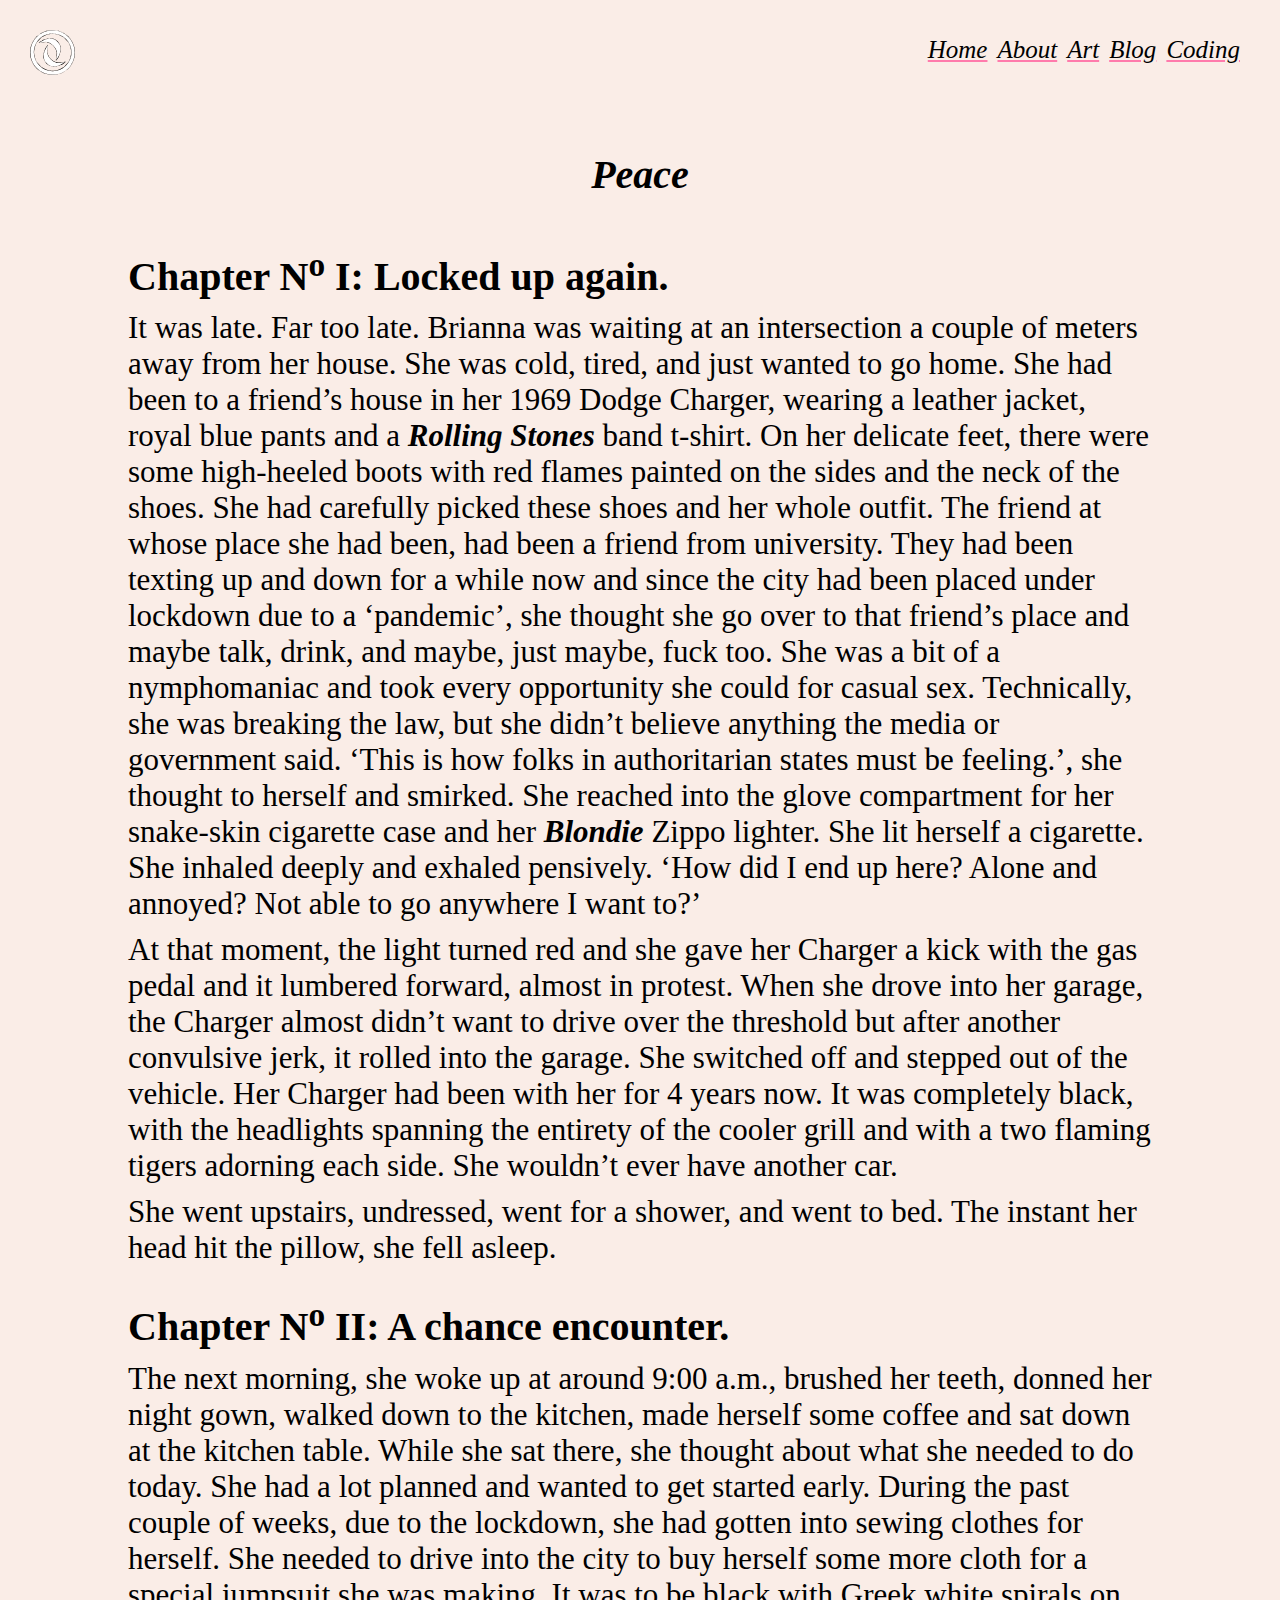
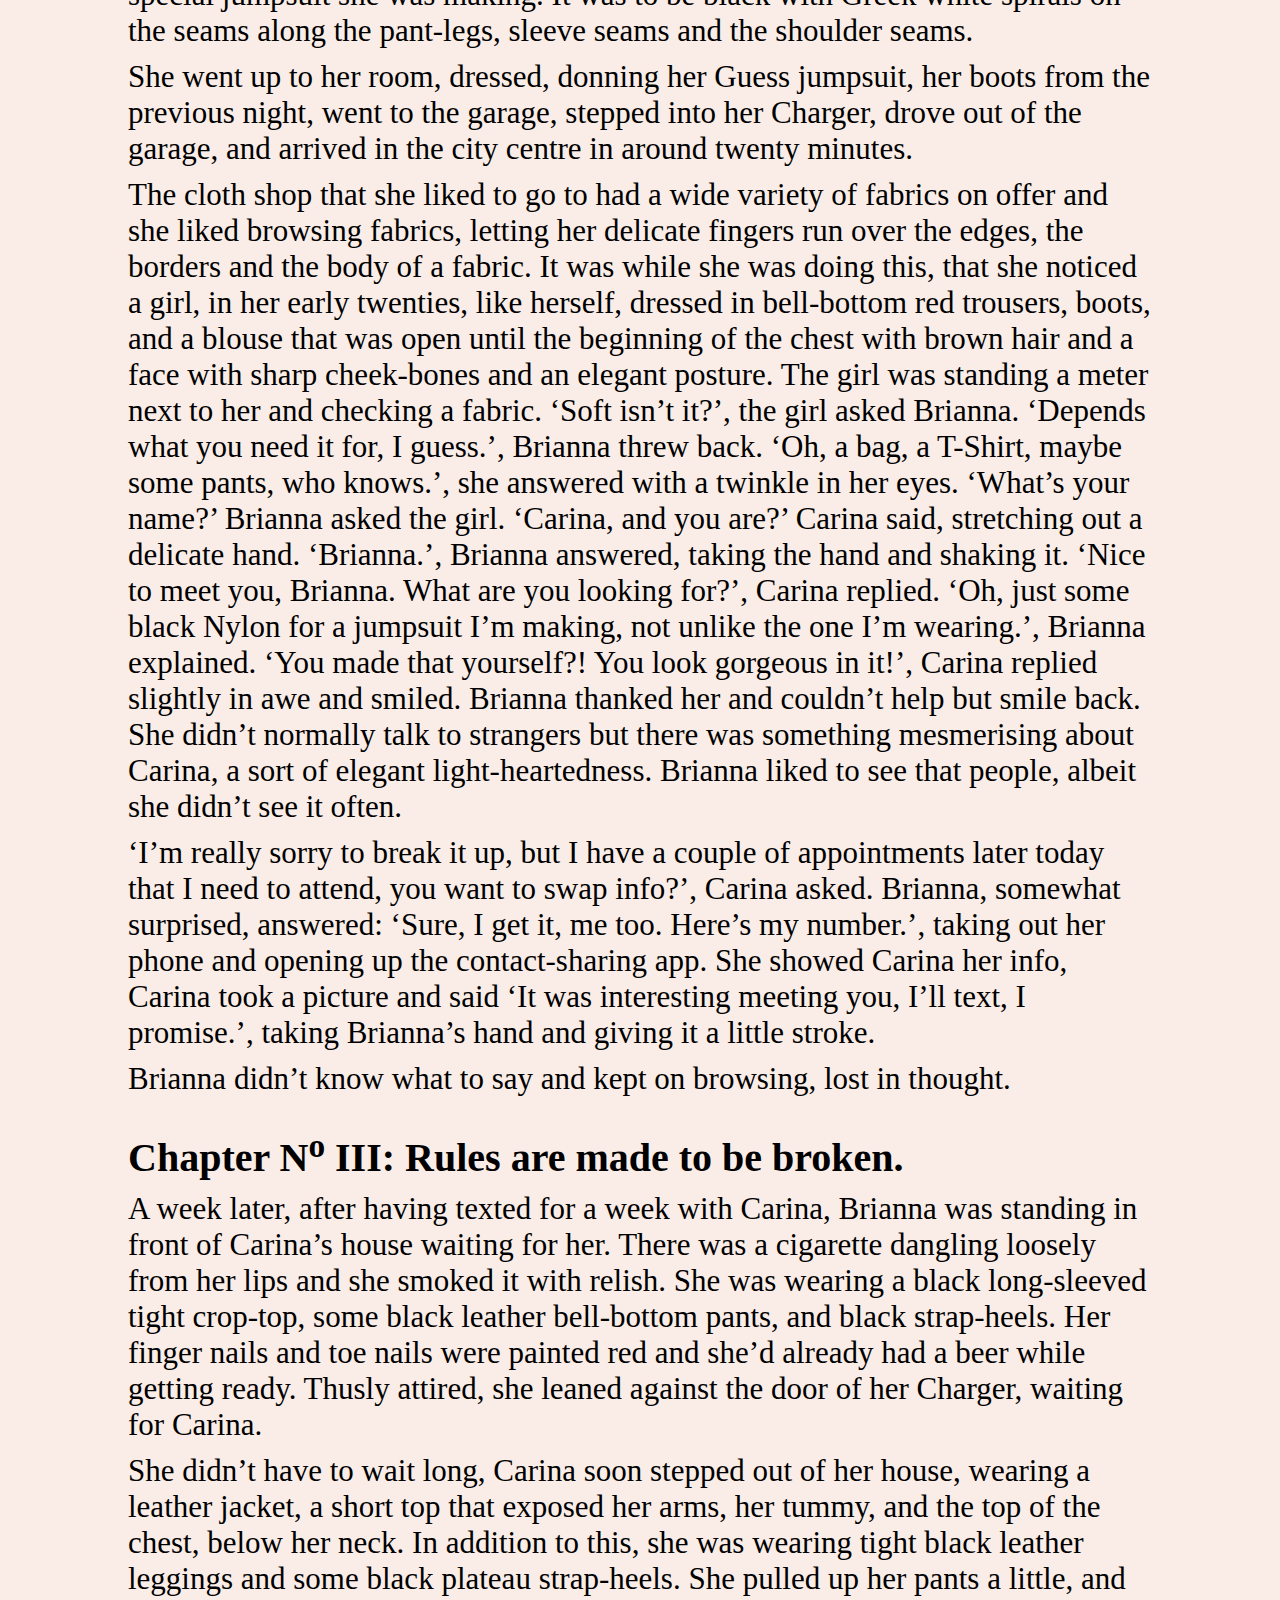
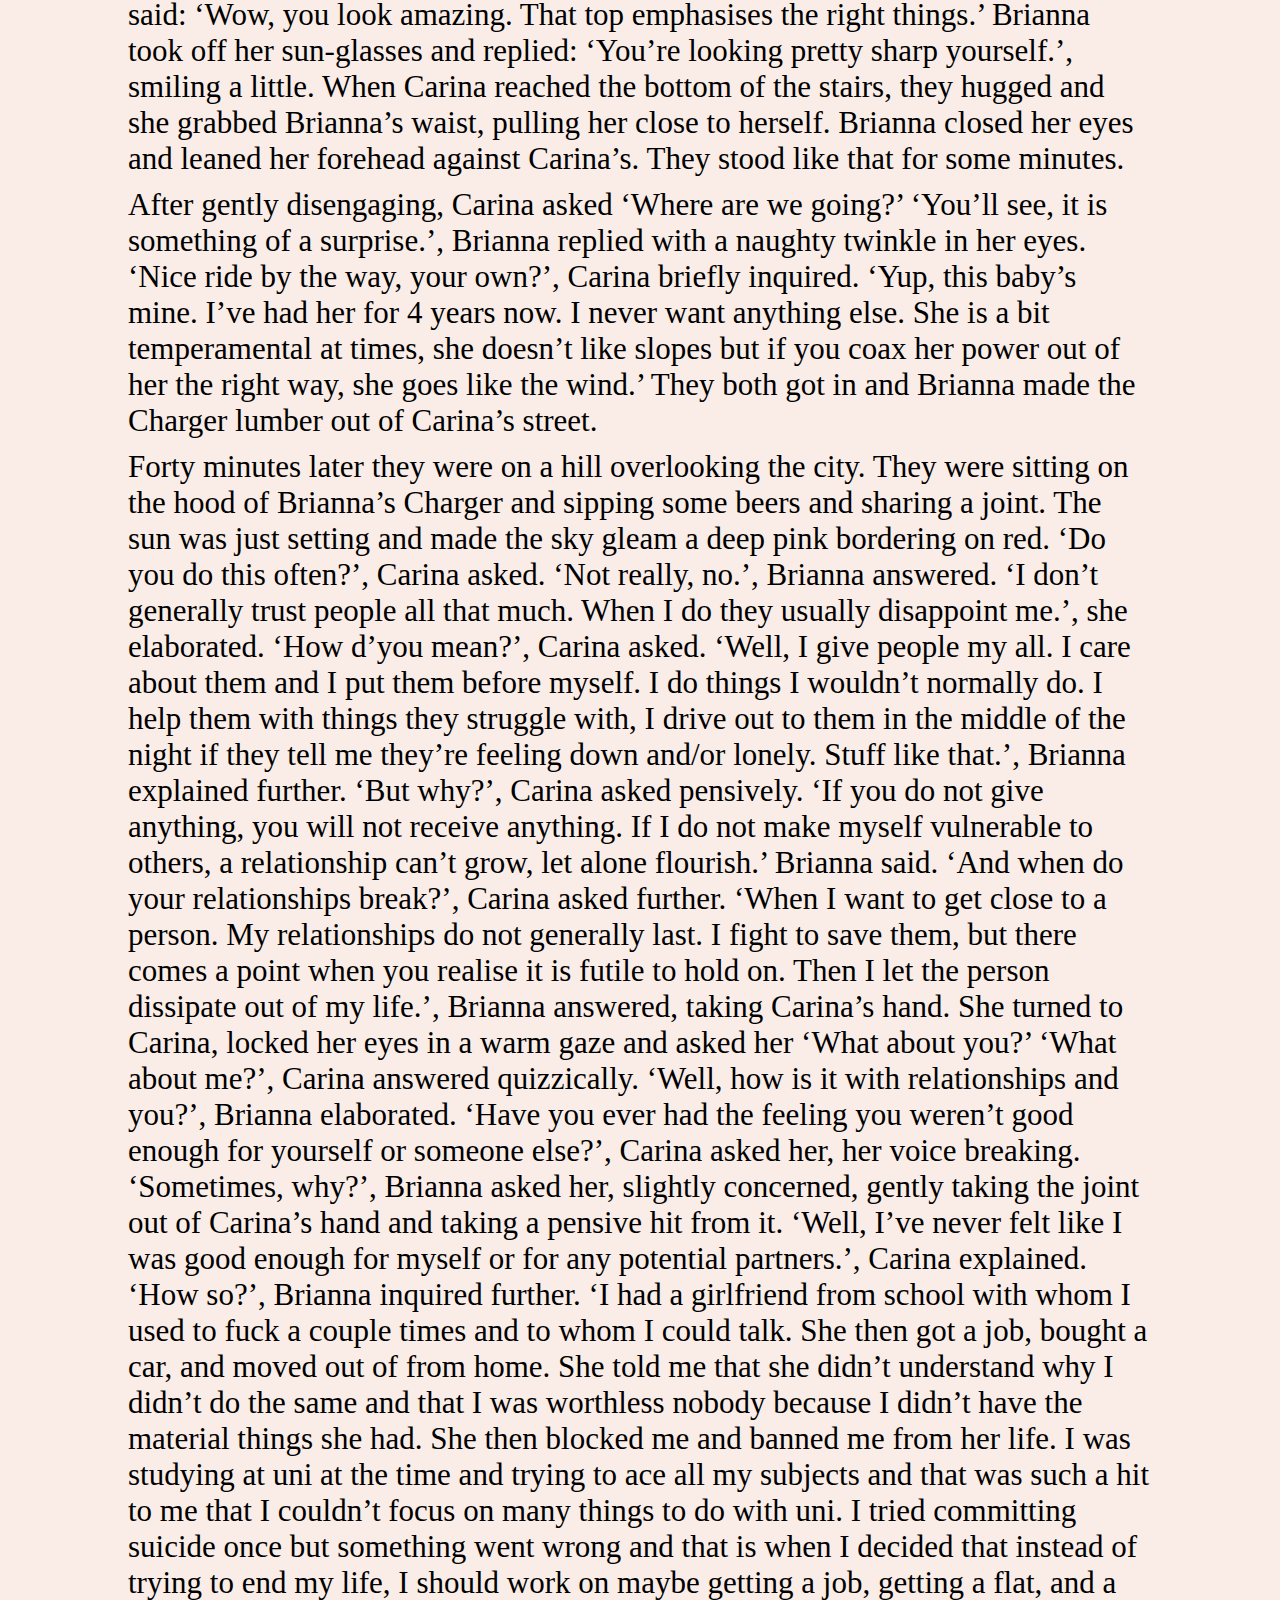
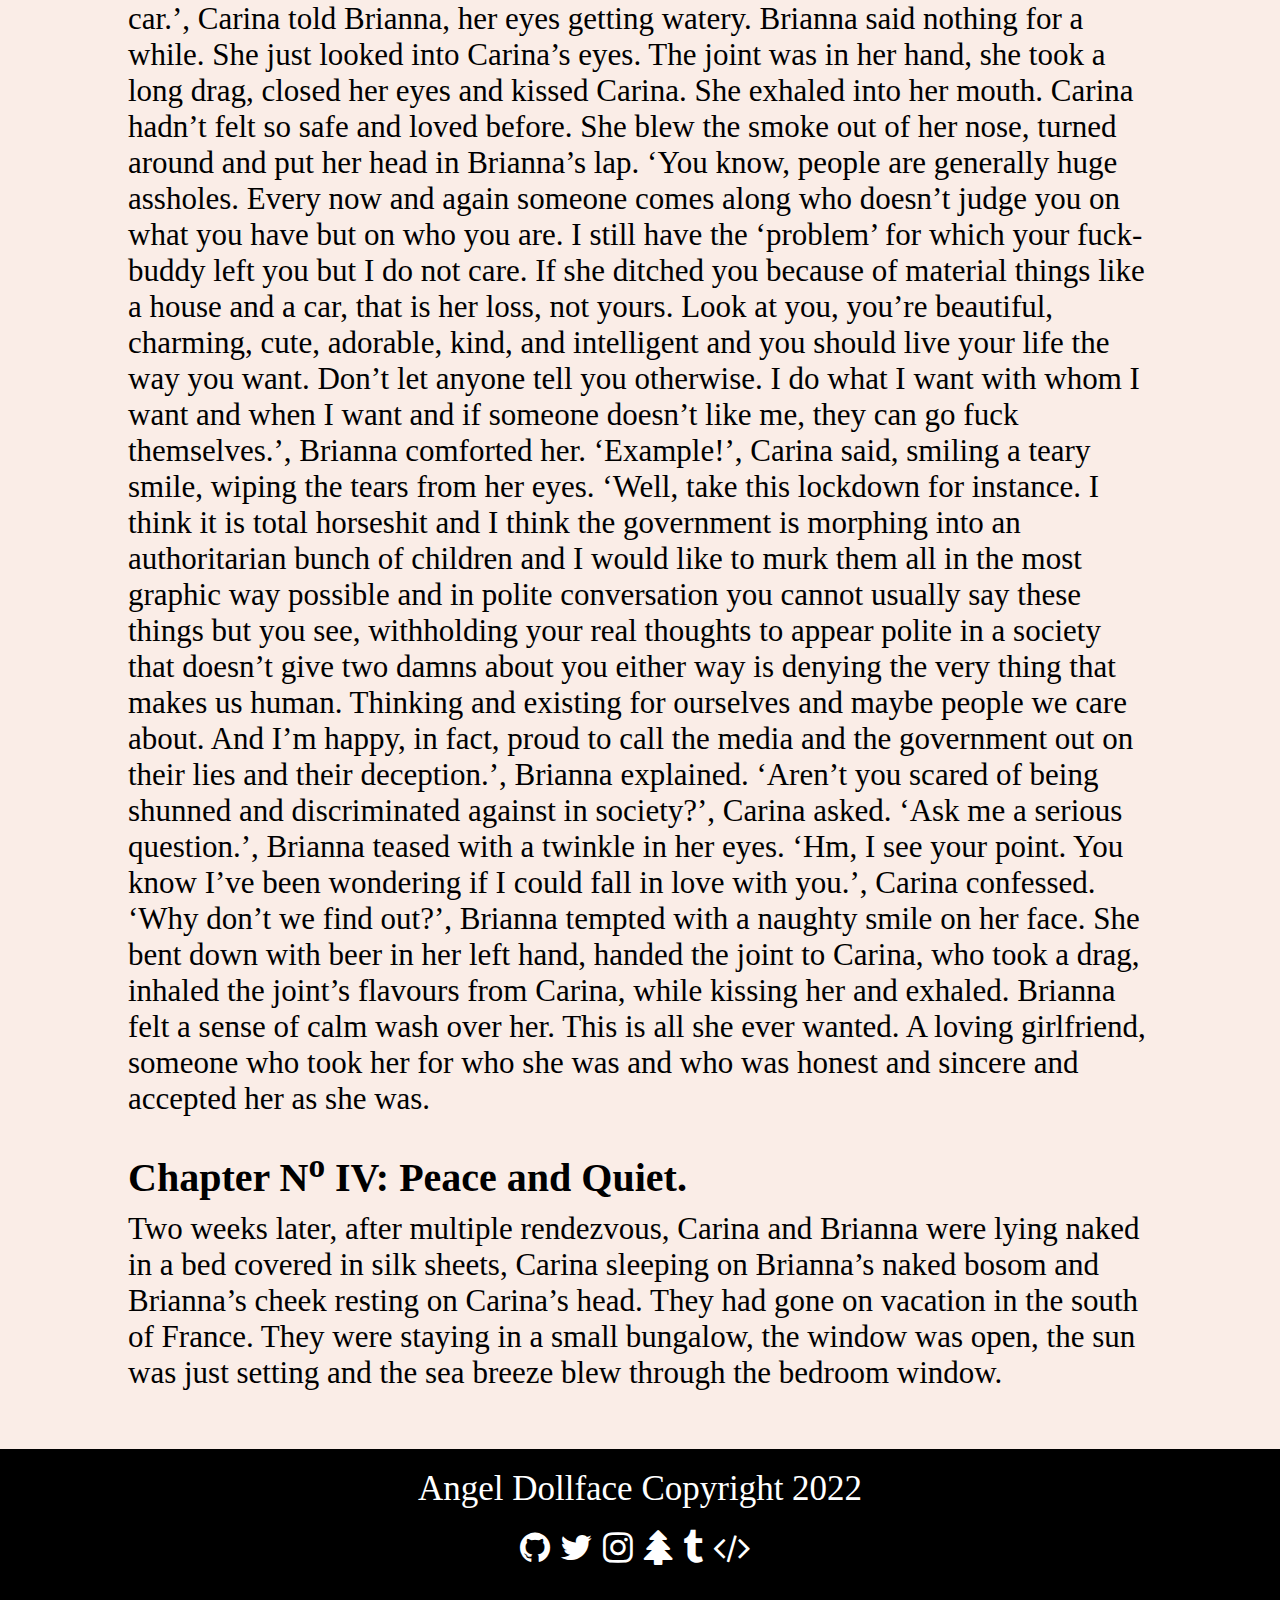
<file: blog/2021-12-17-Peace/index.html>
<!DOCTYPE html>
<html lang="en">
 <head>
    <meta charset="UTF-8">
    <title>Peace</title>
    <meta name="robots" content="When you find peace.">
    <meta name="msapplication-TileColor" content="#000000">
    <meta name="viewport" content="width=device-width, initial-scale=1">
    <meta name="description" content="When you find peace.">
    <link rel="apple-touch-icon" sizes="57x57" href="/assets/images/site/favicons/apple-icon-57x57.png">
    <link rel="apple-touch-icon" sizes="60x60" href="/assets/images/site/favicons/apple-icon-60x60.png">
    <link rel="apple-touch-icon" sizes="72x72" href="/assets/images/site/favicons/apple-icon-72x72.png">
    <link rel="apple-touch-icon" sizes="76x76" href="/assets/images/site/favicons/apple-icon-76x76.png">
    <link rel="apple-touch-icon" sizes="114x114" href="/assets/images/site/favicons/apple-icon-114x114.png">
    <link rel="apple-touch-icon" sizes="120x120" href="/assets/images/site/favicons/apple-icon-120x120.png">
    <link rel="apple-touch-icon" sizes="144x144" href="/assets/images/favicons/site/apple-icon-144x144.png">
    <link rel="apple-touch-icon" sizes="152x152" href="/assets/images/site/favicons/apple-icon-152x152.png">
    <link rel="apple-touch-icon" sizes="180x180" href="/assets/images/site/favicons/apple-icon-180x180.png">
    <link rel="icon" type="image/png" sizes="192x192" href="/assets/images/site/favicons/android-icon-192x192.png">
    <link rel="icon" type="image/png" sizes="32x32" href="/assets/images/site/favicons/favicon-32x32.png">
    <link rel="icon" type="image/png" sizes="96x96" href="/assets/images/site/favicons/favicon-96x96.png">
    <link rel="icon" type="image/png" sizes="16x16" href="/assets/images/site/favicons/favicon-16x16.png">
    <meta name="msapplication-TileImage" content="/assets/images/favicons/site/apple-icon-144x144.png">
    <meta property="og:image:type" content="image/png">
    <meta name="twitter:image:type" content="image/png">
    <meta property="og:image" content="/assets/images/site/banner/banner.png">
    <meta property="twitter:image" content="/assets/images/site/banner/banner.png">
    <meta property="og:name" content="Peace">
    <meta property="og:description" content="When you find peace.">
    <meta name="twitter:name" content="Peace">
    <meta name="twitter:card" content="summary_large_image">
    <meta name="twitter:image:alt" content="When you find peace.">
    <meta name="twitter:description" content="When you find peace.">
    <link rel="stylesheet" href="https://cdnjs.cloudflare.com/ajax/libs/font-awesome/4.7.0/css/font-awesome.min.css">
    <link rel="stylesheet" type="text/css" href="/assets/css/main/index.css">
    <link rel="stylesheet" type="text/css" href="/assets/css/fonts/kawaii.css">
    <script async src="https://www.googletagmanager.com/gtag/js?id=G-KBXPMTL66E"></script>
    <script>
     window.dataLayer = window.dataLayer || [];
     function gtag(){dataLayer.push(arguments);}
     gtag('js', new Date());
     gtag('config', 'G-KBXPMTL66E');
    </script>
   <script type="module">function t(){let e=document.getElementById("nav");e.style.width="100vw",e.style.height="100vh"}function l(){let e=document.getElementById("nav");e.style.width="0vw",e.style.height="0vh"}globalThis.openNav=t;globalThis.closeNav=l;
</script></head>
 <body>
  
<div class="header">
 <img class="logo" src="/assets/images/site/logo/logo.svg" onclick="window.location.href='/'">
 <button class="menu" onclick="openNav();">
  <i class="fa fa-bars"></i>
 </button>
 <div class="nav" id="nav">
  <ul class="nav">
   <li class="nav">
       <a class="nav" href="/">Home</a>
      </li><li class="nav">
       <a class="nav" href="/pages/about">About</a>
      </li><li class="nav">
       <a class="nav" href="/pages/art">Art</a>
      </li><li class="nav">
       <a class="nav" href="/pages/blog">Blog</a>
      </li><li class="nav">
       <a class="nav" href="/pages/coding">Coding</a>
      </li>
    <li class="navClose">
     <a class="nav" onclick="closeNav();">Close</a>
    </li>
   </ul>
  </div>
</div>
  <br>
  <br>
  <div class="content">
   <h2 class="sectionHeading">Peace</h2>
   <br>
   <h2 id="chapter-no-i-locked-up-again">Chapter N<sup>o</sup> I: Locked up again.</h2>
<p>It was late. Far too late. Brianna was waiting at an intersection a couple of meters away from her house. She was cold, tired, and just wanted to go home. She had been to a friend’s house in her 1969 Dodge Charger, wearing a leather jacket, royal blue pants and a <em><strong>Rolling Stones</strong></em> band t-shirt. On her delicate feet, there were some high-heeled boots with red flames painted on the sides and the neck of the shoes. She had carefully picked these shoes and her whole outfit. The friend at whose place she had been, had been a friend from university. They had been texting up and down for a while now and since the city had been placed under lockdown due to a ‘pandemic’, she thought she go over to that friend’s place and maybe talk, drink, and maybe, just maybe, fuck too. She was a bit of a nymphomaniac and took every opportunity she could for casual sex. Technically, she was breaking the law, but she didn’t believe anything the media or government said. ‘This is how folks in authoritarian states must be feeling.’, she thought to herself and smirked. She reached into the glove compartment for her snake-skin cigarette case and her <em><strong>Blondie</strong></em> Zippo lighter. She lit herself a cigarette. She inhaled deeply and exhaled pensively. ‘How did I end up here? Alone and annoyed? Not able to go anywhere I want to?’</p>
<p>At that moment, the light turned red and she gave her Charger a kick with the gas pedal and it lumbered forward, almost in protest. When she drove into her garage, the Charger almost didn’t want to drive over the threshold but after another convulsive jerk, it rolled into the garage. She switched off and stepped out of the vehicle. Her Charger had been with her for 4 years now. It was completely black, with the headlights spanning the entirety of the cooler grill and with a two flaming tigers adorning each side. She wouldn’t ever have another car.</p>
<p>She went upstairs, undressed, went for a shower, and went to bed. The instant her head hit the pillow, she fell asleep.</p>
<h2 id="chapter-no-ii-a-chance-encounter">Chapter N<sup>o</sup> II: A chance encounter.</h2>
<p>The next morning, she woke up at around 9:00 a.m., brushed her teeth, donned her night gown, walked down to the kitchen, made herself some coffee and sat down at the kitchen table. While she sat there,  she thought about what she needed to do today. She had a lot planned and wanted to get started early. During the past couple of weeks, due to the lockdown, she had gotten into sewing clothes for herself. She needed to drive into the city to buy herself some more cloth for a special jumpsuit she was making. It was to be black with Greek white spirals on the seams along the pant-legs, sleeve seams and the shoulder seams.</p>
<p>She went up to her room, dressed, donning her Guess jumpsuit, her boots from the previous night, went to the garage, stepped into her Charger, drove out of the garage, and arrived in the city centre in around twenty minutes.</p>
<p>The cloth shop that she liked to go to had a wide variety of fabrics on offer and she liked browsing fabrics, letting her delicate fingers run over the edges, the borders and the body of a fabric. It was while she was doing this, that she noticed a girl, in her early twenties, like herself, dressed in bell-bottom red trousers, boots, and a blouse that was open until the beginning of the chest with brown hair and a face with sharp cheek-bones and an elegant posture. The girl was standing a meter next to her and checking a fabric. ‘Soft isn’t it?’, the girl asked Brianna. ‘Depends what you need it for, I guess.’, Brianna threw back. ‘Oh, a bag, a T-Shirt, maybe some pants, who knows.’, she answered with a twinkle in her eyes. ‘What’s your name?’ Brianna asked the girl. ‘Carina, and you are?’ Carina said, stretching out a delicate hand. ‘Brianna.’, Brianna answered, taking the hand and shaking it. ‘Nice to meet you, Brianna. What are you looking for?’, Carina replied. ‘Oh, just some black Nylon for a jumpsuit I’m making, not unlike the one I’m wearing.’, Brianna explained. ‘You made that yourself?! You look gorgeous in it!’, Carina replied slightly in awe and smiled. Brianna thanked her and couldn’t help but smile back. She didn’t normally talk to strangers but there was something mesmerising about Carina, a sort of elegant light-heartedness. Brianna liked to see that people, albeit she didn’t see it often.</p>
<p>‘I’m really sorry to break it up, but I have a couple of appointments later today that I need to attend, you want to swap info?’, Carina asked. Brianna, somewhat surprised, answered: ‘Sure, I get it, me too. Here’s my number.’, taking out her phone and opening up the contact-sharing app. She showed Carina her info, Carina took a picture and said ‘It was interesting meeting you, I’ll text, I promise.’, taking Brianna’s hand and giving it a little stroke.</p>
<p>Brianna didn’t know what to say and kept on browsing, lost in thought.</p>
<h2 id="chapter-no-iii-rules-are-made-to-be-broken">Chapter N<sup>o</sup> III: Rules are made to be broken.</h2>
<p>A week later, after having texted for a week with Carina, Brianna was standing in front of Carina’s house waiting for her. There was a cigarette dangling loosely from her lips and she smoked it with relish. She was wearing a black long-sleeved tight crop-top, some black leather bell-bottom pants, and black strap-heels. Her finger nails and toe nails were painted red and she’d already had a beer while getting ready. Thusly attired, she leaned against the door of her Charger, waiting for Carina.</p>
<p>She didn’t have to wait long, Carina soon stepped out of her house, wearing a leather jacket, a short top that exposed her arms, her tummy, and the top of the chest, below her neck. In addition to this, she was wearing tight black leather leggings and some black plateau strap-heels. She pulled up her pants a little, and said: ‘Wow, you look amazing. That top emphasises the right things.’ Brianna took off her sun-glasses and replied: ‘You’re looking pretty sharp yourself.’, smiling a little. When Carina reached the bottom of the stairs, they hugged and she grabbed Brianna’s waist, pulling her close to herself. Brianna closed her eyes and leaned her forehead against Carina’s. They stood like that for some minutes.</p>
<p>After gently disengaging, Carina asked ‘Where are we going?’ ‘You’ll see, it is something of a surprise.’, Brianna replied with a naughty twinkle in her eyes. ‘Nice ride by the way, your own?’, Carina briefly inquired. ‘Yup, this baby’s mine. I’ve had her for 4 years now. I never want anything else. She is a bit temperamental at times, she doesn’t like slopes but if you coax her power out of her the right way, she goes like the wind.’ They both got in and Brianna made the Charger lumber out of Carina’s street.</p>
<p>Forty minutes later they were on a hill overlooking the city. They were sitting on the hood of Brianna’s Charger and sipping some beers and sharing a joint. The sun was just setting and made the sky gleam a deep pink bordering on red. ‘Do you do this often?’, Carina asked. ‘Not really, no.’, Brianna answered. ‘I don’t generally trust people all that much. When I do they usually disappoint me.’, she elaborated. ‘How d’you mean?’, Carina asked. ‘Well, I give people my all. I care about them and I put them before myself. I do things I wouldn’t normally do. I help them with things they struggle with, I drive out to them in the middle of the night if they tell me they’re feeling down and/or lonely. Stuff like that.’, Brianna explained further. ‘But why?’, Carina asked pensively. ‘If you do not give anything, you will not receive anything. If I do not make myself vulnerable to others, a relationship can’t grow, let alone flourish.’ Brianna said. ‘And when do your relationships break?’, Carina asked further. ‘When I want to get close to a person. My relationships do not generally last. I fight to save them, but there comes a point when you realise it is futile to hold on. Then I let the person dissipate out of my life.’, Brianna answered, taking Carina’s hand. She turned to Carina, locked her eyes in a warm gaze and asked her ‘What about you?’ ‘What about me?’, Carina answered quizzically. ‘Well, how is it with relationships and you?’, Brianna elaborated. ‘Have you ever had the feeling you weren’t good enough for yourself or someone else?’, Carina asked her, her voice breaking. ‘Sometimes, why?’, Brianna asked her, slightly concerned, gently taking the joint out of Carina’s hand and taking a pensive hit from it. ‘Well, I’ve never felt like I was good enough for myself or for any potential partners.’, Carina explained. ‘How so?’, Brianna inquired further. ‘I had a girlfriend from school with whom I used to fuck a couple times and to whom I could talk. She then got a job, bought a car, and moved out of from home. She told me that she didn’t understand why I didn’t do the same and that I was worthless nobody because I didn’t have the material things she had. She then blocked me and banned me from her life. I was studying at uni at the time and trying to ace all my subjects and that was such a hit to me that I couldn’t focus on many things to do with uni. I tried committing suicide once but something went wrong and that is when I decided that instead of trying to end my life, I should work on maybe getting a job, getting a flat, and a car.’, Carina told Brianna, her eyes getting watery. Brianna said nothing for a while. She just looked into Carina’s eyes. The joint was in her hand, she took a long drag, closed her eyes and kissed Carina. She exhaled into her mouth. Carina hadn’t felt so safe and loved before. She blew the smoke out of her nose, turned around and put her head in Brianna’s lap. ‘You know, people are generally huge assholes. Every now and again someone comes along who doesn’t judge you on what you have but on who you are. I still have the ‘problem’ for which your fuck-buddy left you but I do not care. If she ditched you because of material things like a house and a car, that is her loss, not yours. Look at you, you’re beautiful, charming, cute, adorable, kind, and intelligent and you should live your life the way you want. Don’t let anyone tell you otherwise. I do what I want with whom I want and when I want and if someone doesn’t like me, they can go fuck themselves.’, Brianna comforted her. ‘Example!’, Carina said, smiling a teary smile, wiping the tears from her eyes. ‘Well, take this lockdown for instance. I think it is total horseshit and I think the government is morphing into an authoritarian bunch of children and I would like to murk them all in the most graphic way possible and in polite conversation you cannot usually say these things but you see, withholding your real thoughts to appear polite in a society that doesn’t give two damns about you either way is denying the very thing that makes us human. Thinking and existing for ourselves and maybe people we care about. And I’m happy, in fact, proud to call the media and the government out on their lies and their deception.’, Brianna explained. ‘Aren’t you scared of being shunned and discriminated against in society?’, Carina asked. ‘Ask me a serious question.’, Brianna teased with a twinkle in her eyes. ‘Hm, I see your point. You know I’ve been wondering if I could fall in love with you.’, Carina confessed. ‘Why don’t we find out?’, Brianna tempted with a naughty smile on her face. She bent down with beer in her left hand, handed the joint to Carina, who took a drag, inhaled the joint’s flavours from Carina, while kissing her and exhaled. Brianna felt a sense of calm wash over her. This is all she ever wanted. A loving girlfriend, someone who took her for who she was and who was honest and sincere and accepted her as she was.</p>
<h2 id="chapter-no-iv-peace-and-quiet">Chapter N<sup>o</sup> IV: Peace and Quiet.</h2>
<p>Two weeks later, after multiple rendezvous, Carina and Brianna were lying naked in a bed covered in silk sheets, Carina sleeping on Brianna’s naked bosom and Brianna’s cheek resting on Carina’s head. They had gone on vacation in the south of France. They were staying in a small bungalow, the window was open, the sun was just setting and the sea breeze blew through the bedroom window.</p>
  </div>
  <br>
  <div class="footer">
    <p class="footer">Angel Dollface Copyright 2022</p>
    <ul class="footer">
      <li class="footer">
          <a class="footer" href="https://github.com/angeldollface">
            <i class="fa fa-github"></i>
          </a>
        </li><li class="footer">
          <a class="footer" href="https://twitter.com/angeldollface66">
            <i class="fa fa-twitter"></i>
          </a>
        </li><li class="footer">
          <a class="footer" href="https://instagram.com/angeldollface66">
            <i class="fa fa-instagram"></i>
          </a>
        </li><li class="footer">
          <a class="footer" href="https://linktr.ee/angeldollface">
            <i class="fa fa-tree"></i>
          </a>
        </li><li class="footer">
          <a class="footer" href="https://tumblr.com/angeldollface66">
            <i class="fa fa-tumblr"></i>
          </a>
        </li><li class="footer">
          <a class="footer" href="https://github.com/angeldollface/angeldollface.github.io/">
            <i class="fa fa-code"></i>
          </a>
        </li>
    </ul>
   </div>
 </body></html>
</file>
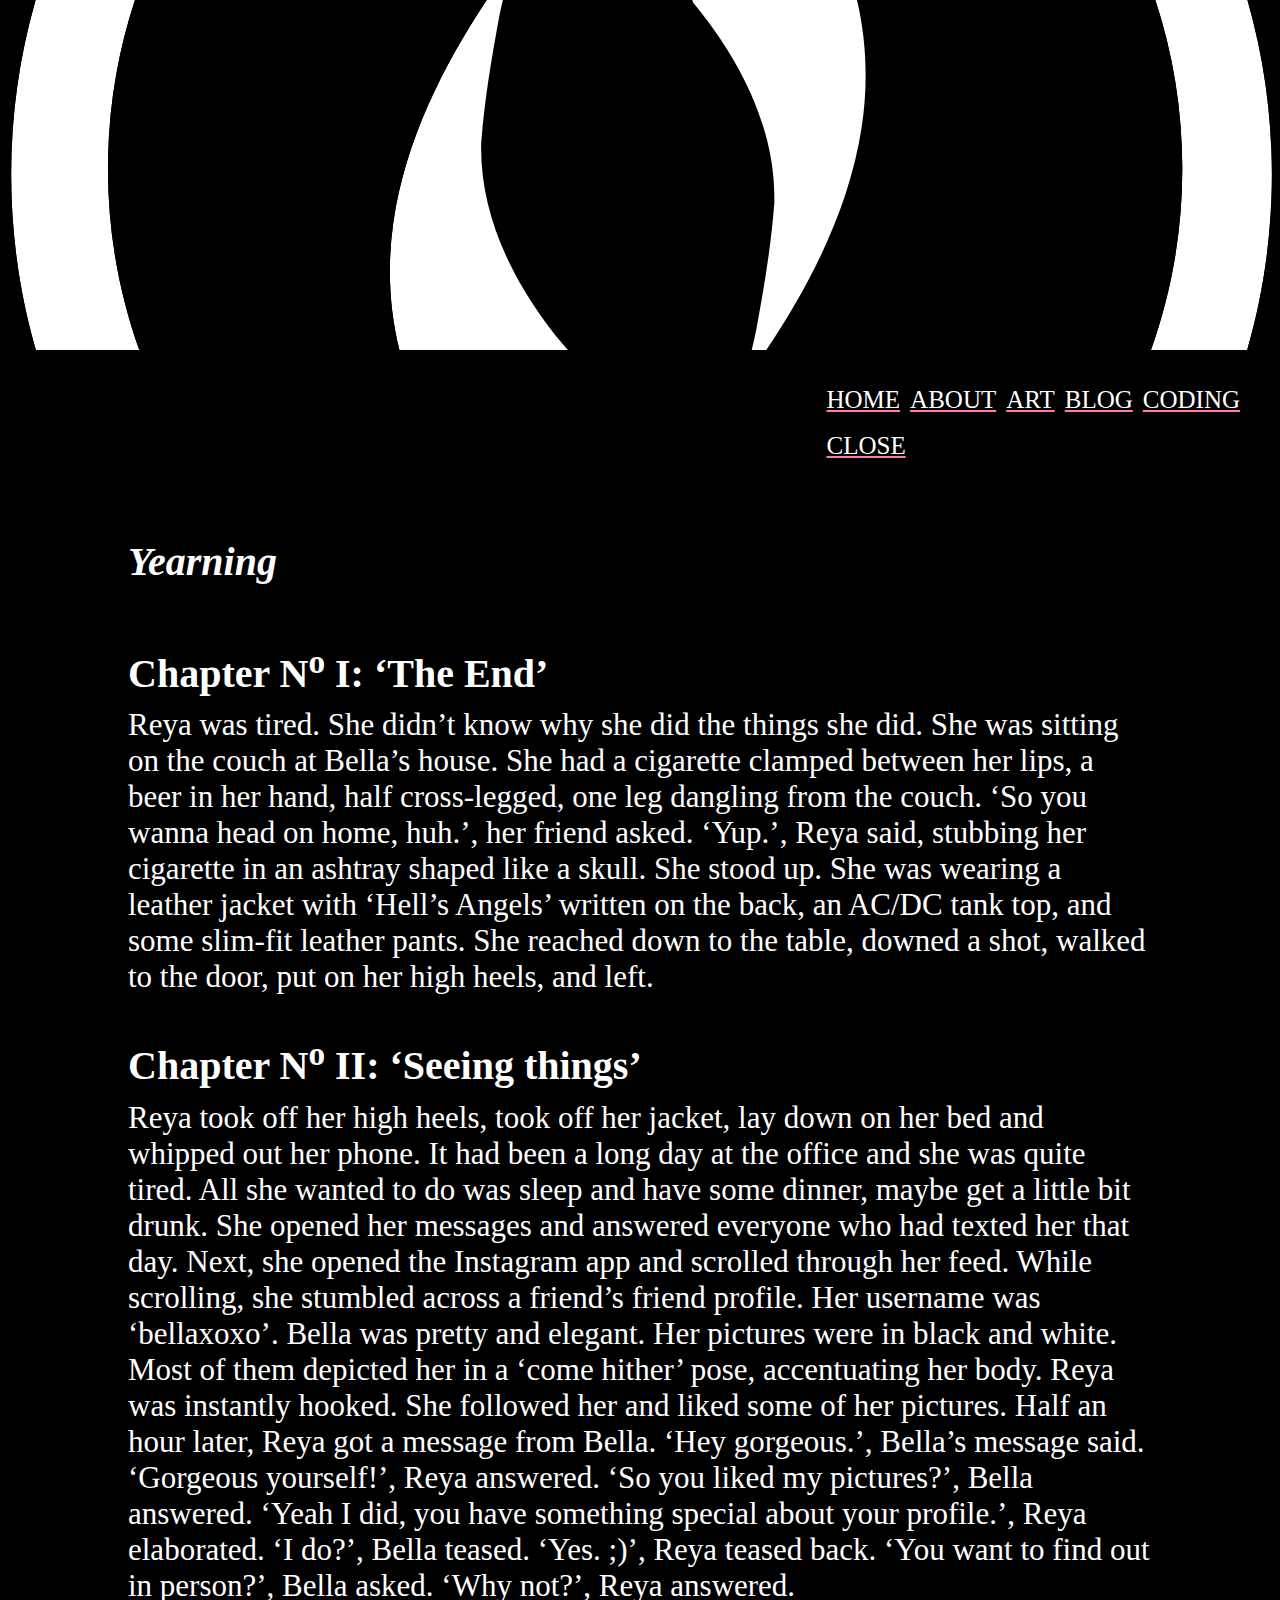
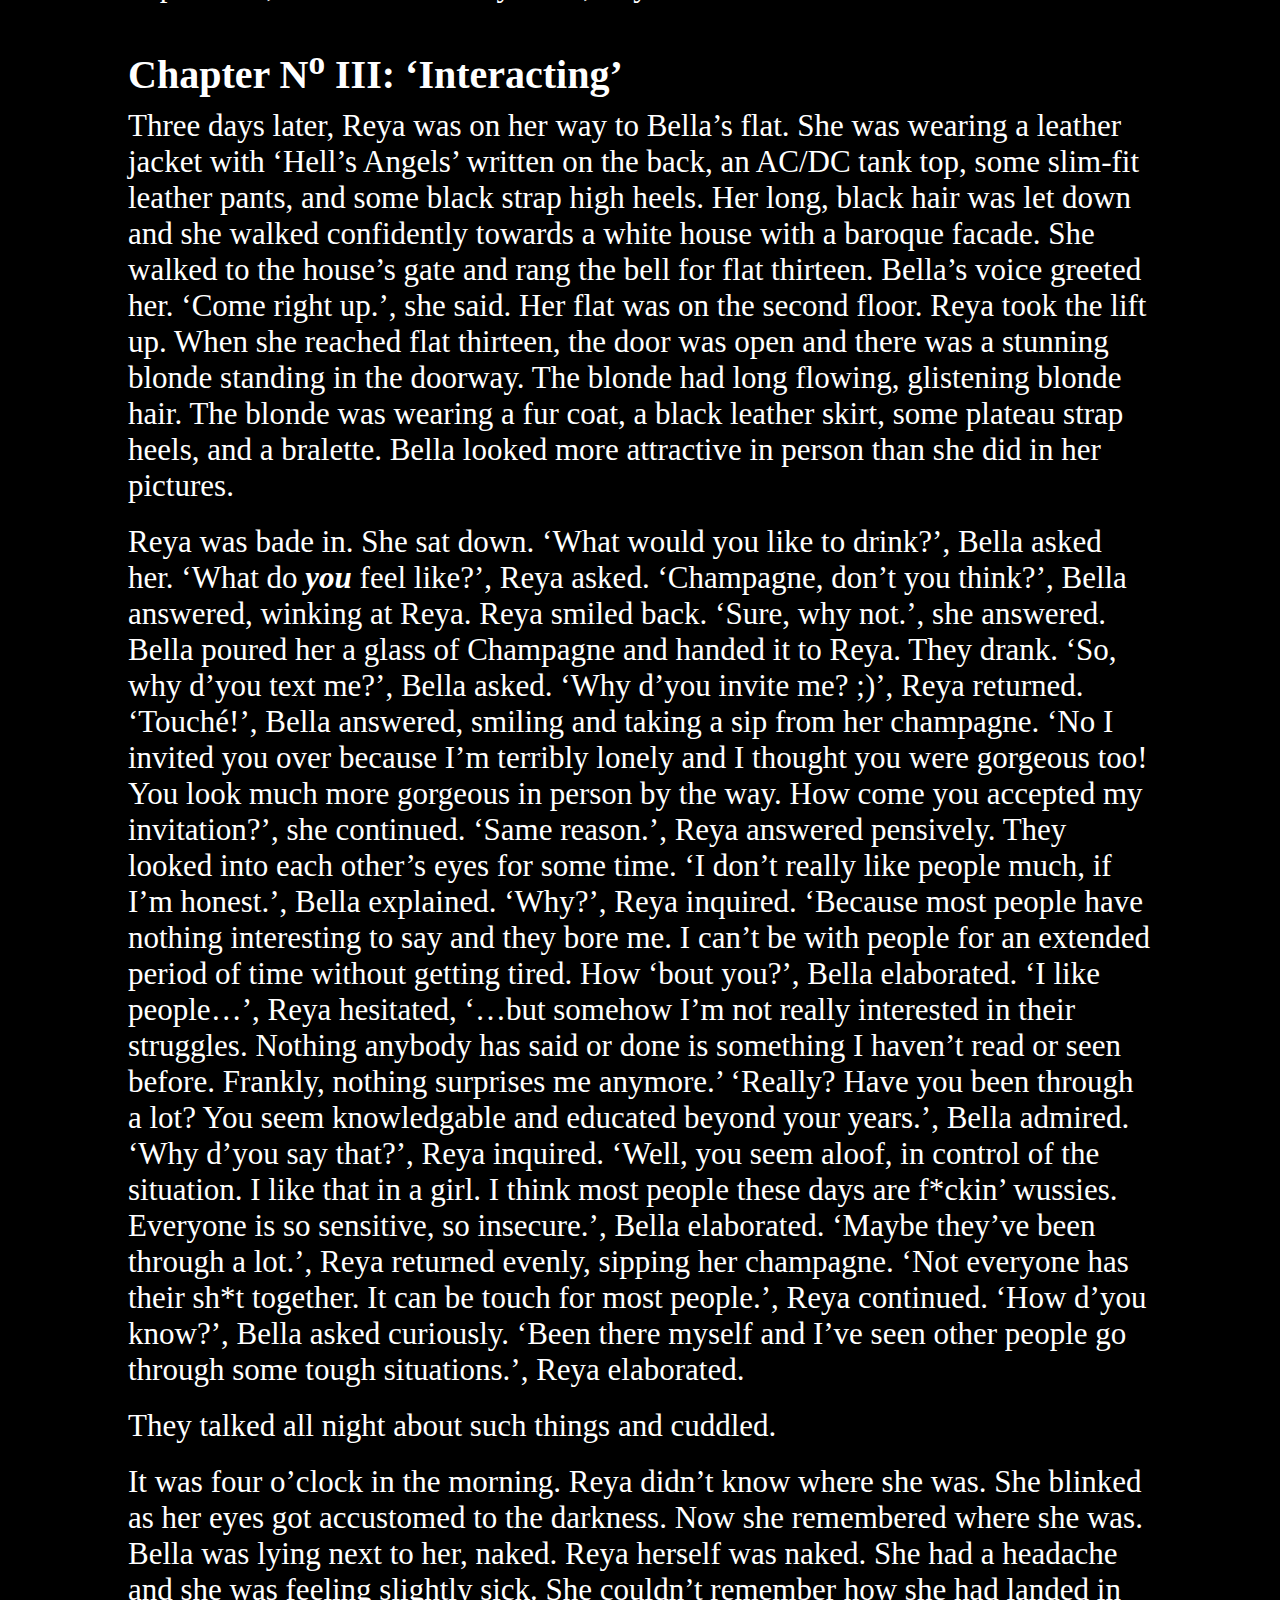
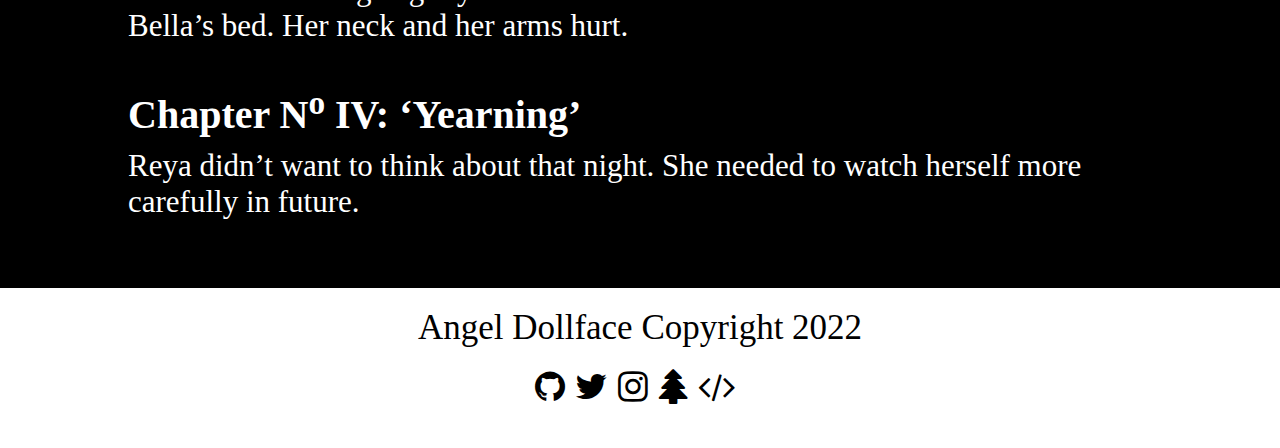
<file: blog/2022-02-04-Yearning/index.html>
<!DOCTYPE html>
<html lang="en">
 <head>
    <meta charset="UTF-8">
    <title>Yearning</title>
    <meta name="robots" content="When dating on the net goes wrong.">
    <meta name="msapplication-TileColor" content="#000000">
    <meta name="viewport" content="width=device-width, initial-scale=1">
    <meta name="description" content="When dating on the net goes wrong.">
    <link rel="apple-touch-icon" sizes="57x57" href="/assets/images/site/favicons/apple-icon-57x57.png">
    <link rel="apple-touch-icon" sizes="60x60" href="/assets/images/site/favicons/apple-icon-60x60.png">
    <link rel="apple-touch-icon" sizes="72x72" href="/assets/images/site/favicons/apple-icon-72x72.png">
    <link rel="apple-touch-icon" sizes="76x76" href="/assets/images/site/favicons/apple-icon-76x76.png">
    <link rel="apple-touch-icon" sizes="114x114" href="/assets/images/site/favicons/apple-icon-114x114.png">
    <link rel="apple-touch-icon" sizes="120x120" href="/assets/images/site/favicons/apple-icon-120x120.png">
    <link rel="apple-touch-icon" sizes="144x144" href="/assets/images/favicons/site/apple-icon-144x144.png">
    <link rel="apple-touch-icon" sizes="152x152" href="/assets/images/site/favicons/apple-icon-152x152.png">
    <link rel="apple-touch-icon" sizes="180x180" href="/assets/images/site/favicons/apple-icon-180x180.png">
    <link rel="icon" type="image/png" sizes="192x192" href="/assets/images/site/favicons/android-icon-192x192.png">
    <link rel="icon" type="image/png" sizes="32x32" href="/assets/images/site/favicons/favicon-32x32.png">
    <link rel="icon" type="image/png" sizes="96x96" href="/assets/images/site/favicons/favicon-96x96.png">
    <link rel="icon" type="image/png" sizes="16x16" href="/assets/images/site/favicons/favicon-16x16.png">
    <meta name="msapplication-TileImage" content="/assets/images/favicons/site/apple-icon-144x144.png">
    <meta property="og:image:type" content="image/png">
    <meta name="twitter:image:type" content="image/png">
    <meta property="og:image" content="/assets/images/site/banner/banner.png">
    <meta property="twitter:image" content="/assets/images/site/banner/banner.png">
    <meta property="og:name" content="Yearning">
    <meta property="og:description" content="When dating on the net goes wrong.">
    <meta name="twitter:name" content="Yearning">
    <meta name="twitter:card" content="summary_large_image">
    <meta name="twitter:image:alt" content="When dating on the net goes wrong.">
    <meta name="twitter:description" content="When dating on the net goes wrong.">
    <link rel="stylesheet" href="https://cdnjs.cloudflare.com/ajax/libs/font-awesome/4.7.0/css/font-awesome.min.css">
    <link rel="stylesheet" type="text/css" href="/assets/css/index.css">
   <script type="module">function t(){let e=document.getElementById("nav");e.style.width="100vw",e.style.height="100vh"}function l(){let e=document.getElementById("nav");e.style.width="0vw",e.style.height="0vh"}globalThis.openNav=t;globalThis.closeNav=l;
</script></head>
 <body>
  
<div class="header">
 <img class="logo" src="/assets/images/site/logo/logo.svg">
 <button class="menu" onclick="openNav();">
  <i class="fa fa-bars"></i>
 </button>
 <div class="nav" id="nav">
  <ul class="nav">
   <li class="nav">
       <a class="nav" href="/">HOME</a>
      </li><li class="nav">
       <a class="nav" href="/pages/about">ABOUT</a>
      </li><li class="nav">
       <a class="nav" href="/pages/art">ART</a>
      </li><li class="nav">
       <a class="nav" href="/pages/blog">BLOG</a>
      </li><li class="nav">
       <a class="nav" href="/pages/coding">CODING</a>
      </li>
    <li class="navClose">
     <a class="nav" onclick="closeNav();">CLOSE</a>
    </li>
   </ul>
  </div>
</div>
  <br>
  <br>
  <div class="content">
   <h2 class="sectionHeading">Yearning</h2>
   <br>
   <h2 id="chapter-no-i-the-end">Chapter N<sup>o</sup> I: ‘The End’</h2>
<p>Reya was tired. She didn’t know why she did the things she did. She was sitting on the couch at Bella’s house. She had a cigarette clamped between her lips, a beer in her hand, half cross-legged, one leg dangling from the couch. ‘So you wanna head on home, huh.’, her friend asked. ‘Yup.’, Reya said, stubbing her cigarette in an ashtray shaped like a skull. She stood up. She was wearing a leather jacket with ‘Hell’s Angels’ written on the back, an AC/DC tank top, and some slim-fit leather pants. She reached down to the table, downed a shot, walked to the door, put on her high heels, and left.</p>
<h2 id="chapter-no-ii-seeing-things">Chapter N<sup>o</sup> II: ‘Seeing things’</h2>
<p>Reya took off her high heels, took off her jacket, lay down on her bed and whipped out her phone. It had been a long day at the office and she was quite tired. All she wanted to do was sleep and have some dinner, maybe get a little bit drunk. She opened her messages and answered everyone who had texted her that day. Next, she opened the Instagram app and scrolled through her feed. While scrolling, she stumbled across a friend’s friend profile. Her username was ‘bellaxoxo’. Bella was pretty and elegant. Her pictures were in black and white. Most of them depicted her in a ‘come hither’ pose, accentuating her body. Reya was instantly hooked. She followed her and liked some of her pictures. Half an hour later, Reya got a message from Bella. ‘Hey gorgeous.’, Bella’s message said. ‘Gorgeous yourself!’, Reya answered. ‘So you liked my pictures?’, Bella answered. ‘Yeah I did, you have something special about your profile.’, Reya elaborated. ‘I do?’, Bella teased. ‘Yes. ;)’, Reya teased back. ‘You want to find out in person?’, Bella asked. ‘Why not?’, Reya answered.</p>
<h2 id="chapter-no-iii-interacting">Chapter N<sup>o</sup> III: ‘Interacting’</h2>
<p>Three days later, Reya was on her way to Bella’s flat. She was wearing a leather jacket with ‘Hell’s Angels’ written on the back, an AC/DC tank top, some slim-fit leather pants, and some black strap high heels. Her long, black hair was let down and she walked confidently towards a white house with a baroque facade. She walked to the house’s gate and rang the bell for flat thirteen. Bella’s voice greeted her. ‘Come right up.’, she said. Her flat was on the second floor. Reya took the lift up. When
she reached flat thirteen, the door was open and there was a stunning blonde standing in the doorway. The blonde had long flowing, glistening blonde hair. The blonde was wearing a fur coat, a black leather skirt, some plateau strap heels, and a bralette. Bella looked more attractive in person than she did in her pictures.</p>
<p>Reya was bade in. She sat down. ‘What would you like to drink?’, Bella asked her. ‘What do <em><strong>you</strong></em> feel like?’, Reya asked. ‘Champagne, don’t you think?’, Bella answered, winking at Reya. Reya smiled back. ‘Sure, why not.’, she answered. Bella poured her a glass of Champagne and handed it to Reya. They drank. ‘So, why d’you text me?’, Bella asked. ‘Why d’you invite me? ;)’, Reya returned. ‘Touché!’, Bella answered, smiling and taking a sip from her champagne. ‘No I invited you over because I’m terribly lonely and I thought you were gorgeous too! You look much more gorgeous in person by the way. How come you accepted my invitation?’, she continued. ‘Same reason.’, Reya answered pensively. They looked into each other’s eyes for some time. ‘I don’t really like people much, if I’m honest.’, Bella explained. ‘Why?’, Reya inquired. ‘Because most people have nothing interesting to say and they bore me. I can’t be with people for an extended period of time without getting tired. How ‘bout you?’, Bella elaborated. ‘I like people…’, Reya hesitated, ‘…but somehow I’m not really interested in their struggles. Nothing anybody has said or done is something I haven’t read or seen before. Frankly, nothing surprises me anymore.’ ‘Really? Have you been through a lot? You seem knowledgable and educated beyond your years.’, Bella admired. ‘Why d’you say that?’, Reya inquired. ‘Well, you seem aloof, in control of the situation. I like that in a girl. I think most people these days are f*ckin’ wussies. Everyone is so sensitive, so insecure.’, Bella elaborated. ‘Maybe they’ve been through a lot.’, Reya returned evenly, sipping her champagne. ‘Not everyone has their sh*t together. It can be touch for most people.’, Reya continued. ‘How d’you know?’, Bella asked curiously. ‘Been there myself and I’ve seen other people go through some tough situations.’, Reya elaborated.</p>
<p>They talked all night about such things and cuddled.</p>
<p>It was four o’clock in the morning. Reya didn’t know where she was. She blinked as her eyes got accustomed to the darkness. Now she remembered where she was. Bella was lying next to her, naked. Reya herself was naked. She had a headache and she was feeling slightly sick. She couldn’t remember how she had landed in Bella’s bed. Her neck and her arms hurt.</p>
<h2 id="chapter-no-iv-yearning">Chapter N<sup>o</sup> IV: ‘Yearning’</h2>
<p>Reya didn’t want to think about that night. She needed to watch herself more carefully in future.</p>
  </div>
  <br>
  <div class="footer">
    <p class="footer">Angel Dollface Copyright 2022</p>
    <ul class="footer">
      <li class="footer">
          <a class="footer" href="https://github.com/angeldollface">
            <i class="fa fa-github"></i>
          </a>
        </li><li class="footer">
          <a class="footer" href="https://twitter.com/angeldollface66">
            <i class="fa fa-twitter"></i>
          </a>
        </li><li class="footer">
          <a class="footer" href="https://instagram.com/angeldollface66">
            <i class="fa fa-instagram"></i>
          </a>
        </li><li class="footer">
          <a class="footer" href="https://linktr.ee/angeldollface">
            <i class="fa fa-tree"></i>
          </a>
        </li><li class="footer">
          <a class="footer" href="https://https://github.com/angeldollface/angeldollface.github.io/">
            <i class="fa fa-code"></i>
          </a>
        </li>
    </ul>
   </div>
 </body></html>
</file>
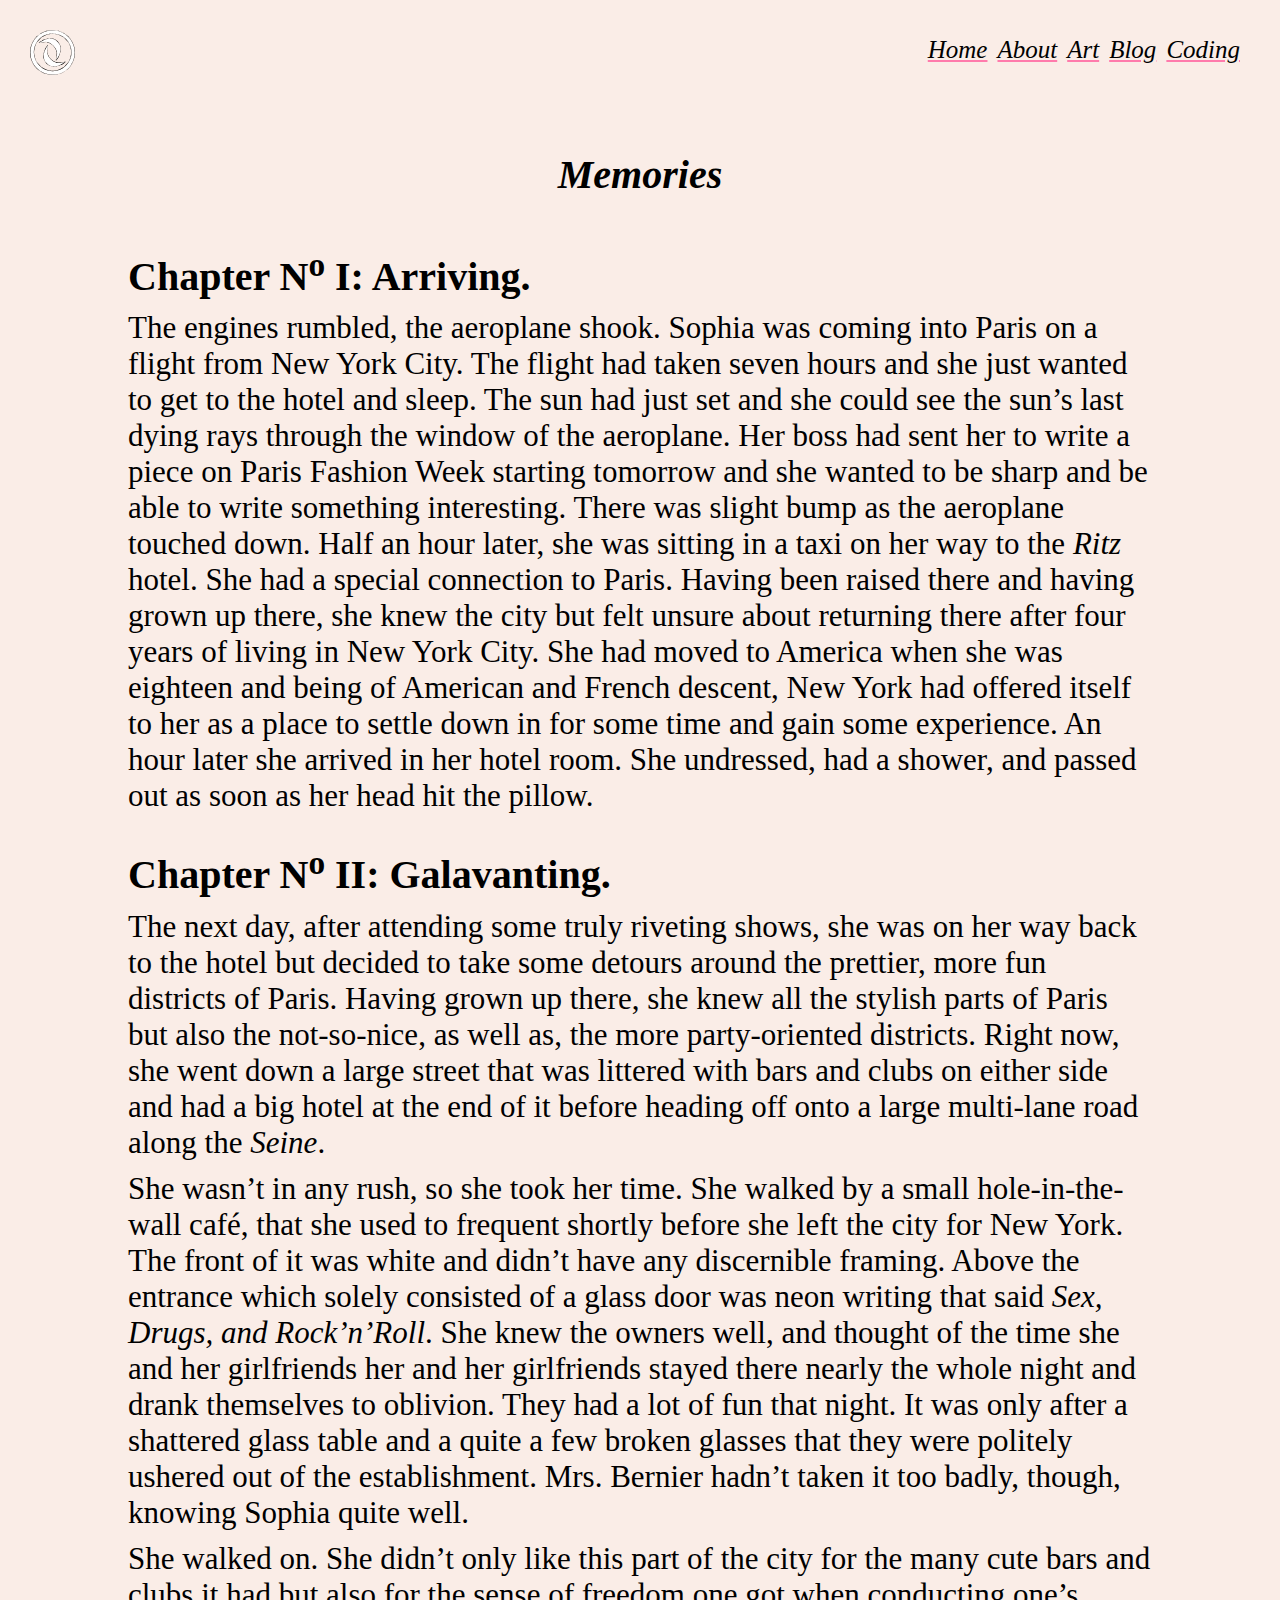
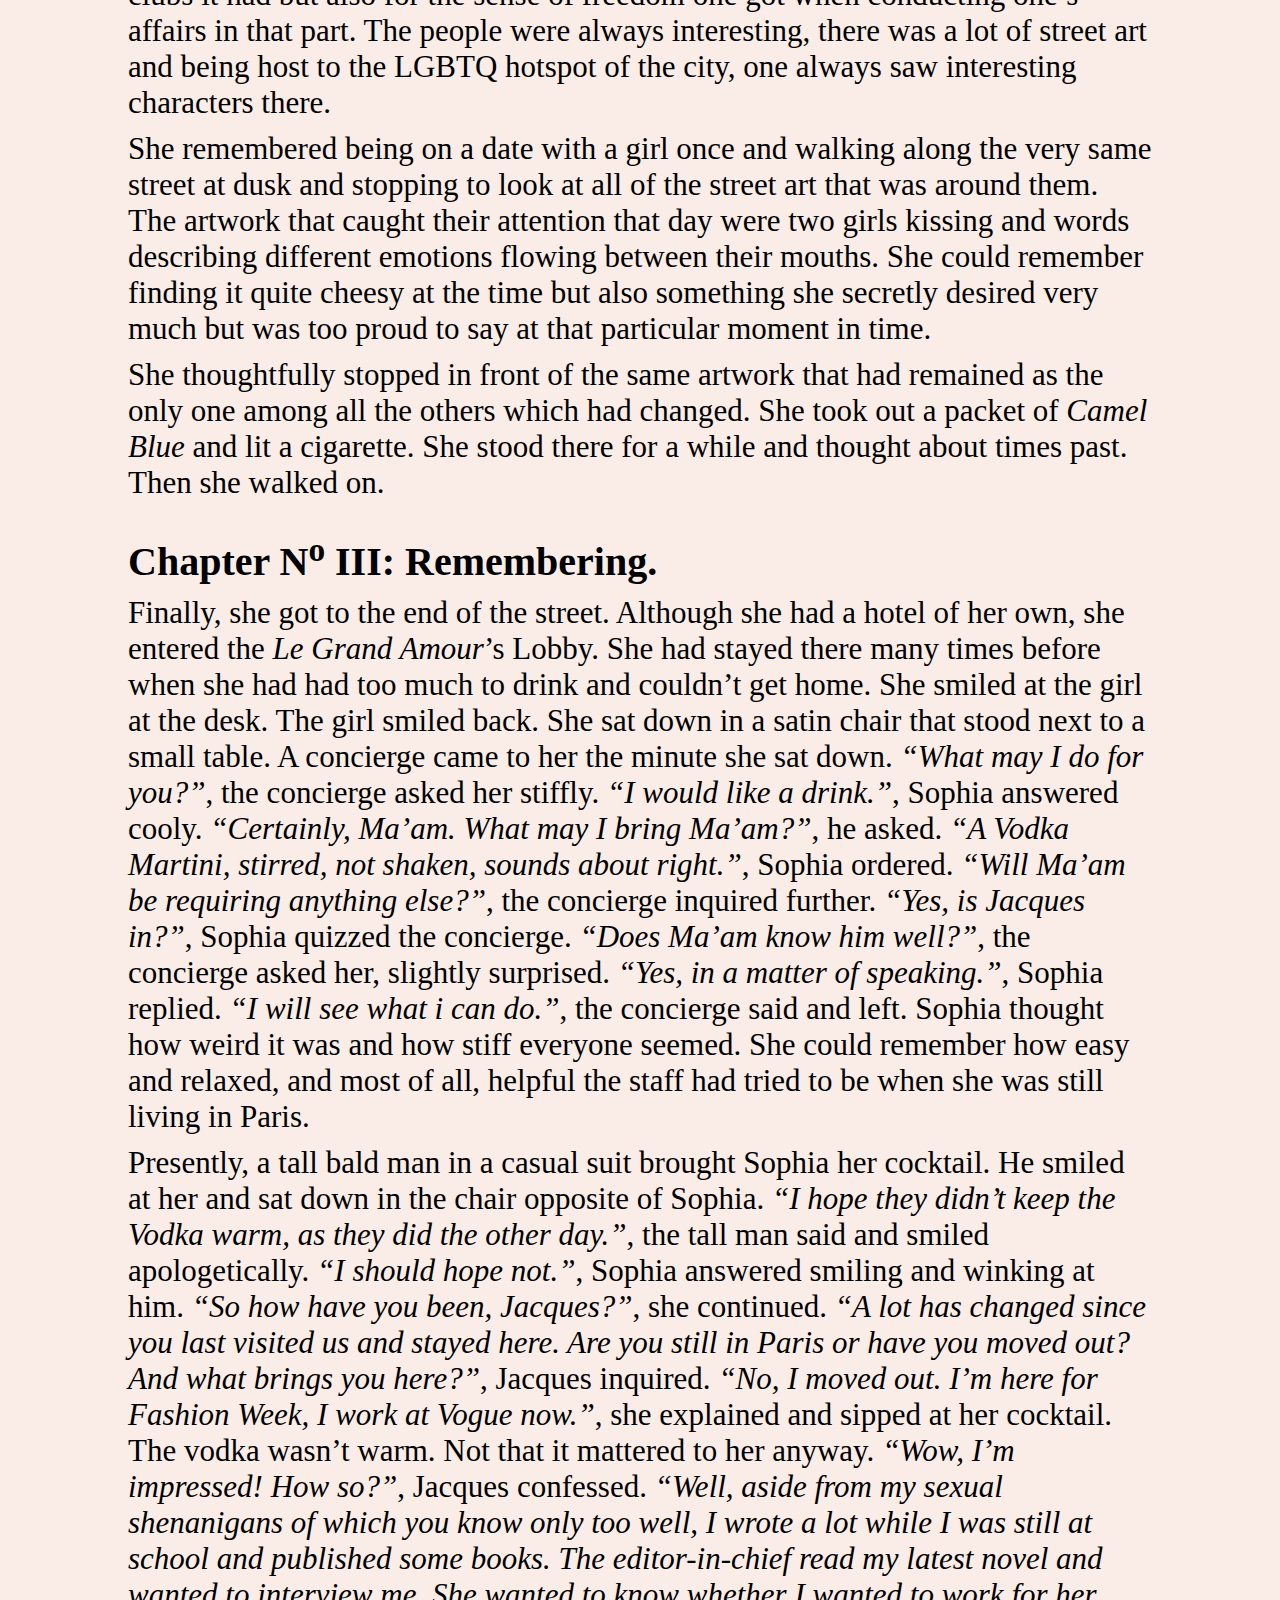
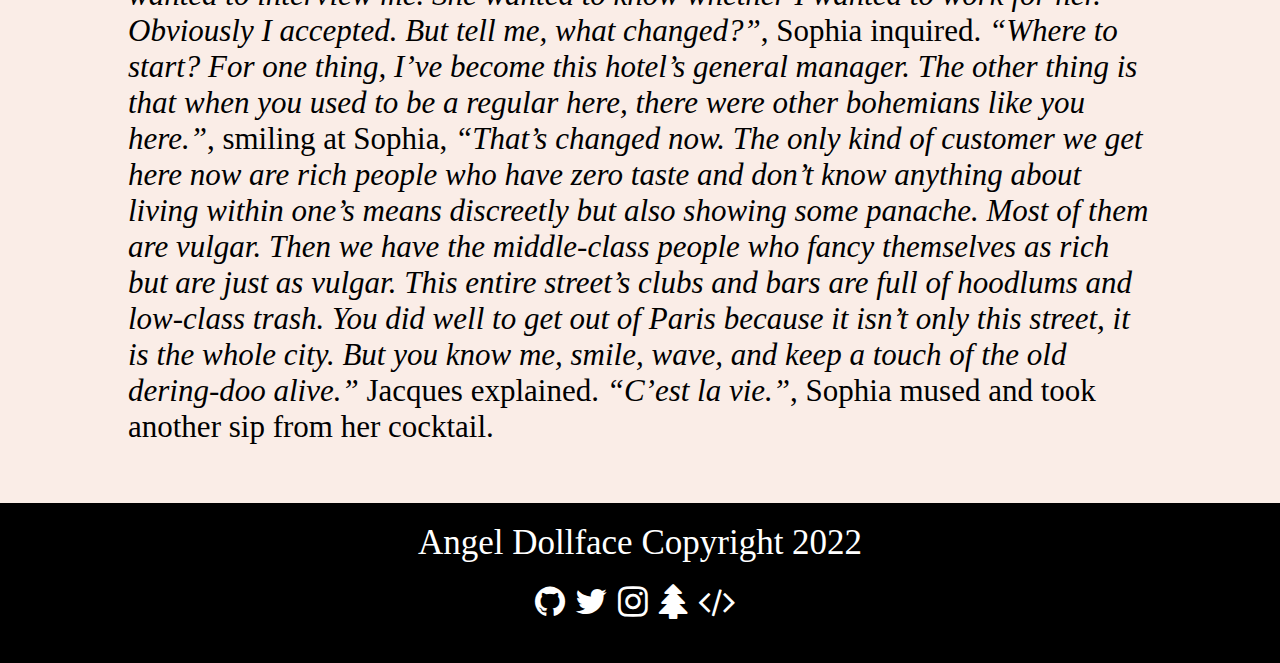
<file: blog/2022-02-18-Memories/index.html>
<!DOCTYPE html>
<html lang="en">
 <head>
    <meta charset="UTF-8">
    <title>Memories</title>
    <meta name="robots" content="A story about times past and the memories that remain.">
    <meta name="msapplication-TileColor" content="#000000">
    <meta name="viewport" content="width=device-width, initial-scale=1">
    <meta name="description" content="A story about times past and the memories that remain.">
    <link rel="apple-touch-icon" sizes="57x57" href="/assets/images/site/favicons/apple-icon-57x57.png">
    <link rel="apple-touch-icon" sizes="60x60" href="/assets/images/site/favicons/apple-icon-60x60.png">
    <link rel="apple-touch-icon" sizes="72x72" href="/assets/images/site/favicons/apple-icon-72x72.png">
    <link rel="apple-touch-icon" sizes="76x76" href="/assets/images/site/favicons/apple-icon-76x76.png">
    <link rel="apple-touch-icon" sizes="114x114" href="/assets/images/site/favicons/apple-icon-114x114.png">
    <link rel="apple-touch-icon" sizes="120x120" href="/assets/images/site/favicons/apple-icon-120x120.png">
    <link rel="apple-touch-icon" sizes="144x144" href="/assets/images/favicons/site/apple-icon-144x144.png">
    <link rel="apple-touch-icon" sizes="152x152" href="/assets/images/site/favicons/apple-icon-152x152.png">
    <link rel="apple-touch-icon" sizes="180x180" href="/assets/images/site/favicons/apple-icon-180x180.png">
    <link rel="icon" type="image/png" sizes="192x192" href="/assets/images/site/favicons/android-icon-192x192.png">
    <link rel="icon" type="image/png" sizes="32x32" href="/assets/images/site/favicons/favicon-32x32.png">
    <link rel="icon" type="image/png" sizes="96x96" href="/assets/images/site/favicons/favicon-96x96.png">
    <link rel="icon" type="image/png" sizes="16x16" href="/assets/images/site/favicons/favicon-16x16.png">
    <meta name="msapplication-TileImage" content="/assets/images/favicons/site/apple-icon-144x144.png">
    <meta property="og:image:type" content="image/png">
    <meta name="twitter:image:type" content="image/png">
    <meta property="og:image" content="/assets/images/site/banner/banner.png">
    <meta property="twitter:image" content="/assets/images/site/banner/banner.png">
    <meta property="og:name" content="Memories">
    <meta property="og:description" content="A story about times past and the memories that remain.">
    <meta name="twitter:name" content="Memories">
    <meta name="twitter:card" content="summary_large_image">
    <meta name="twitter:image:alt" content="A story about times past and the memories that remain.">
    <meta name="twitter:description" content="A story about times past and the memories that remain.">
    <link rel="stylesheet" href="https://cdnjs.cloudflare.com/ajax/libs/font-awesome/4.7.0/css/font-awesome.min.css">
    <link rel="stylesheet" type="text/css" href="/assets/css/main/index.css">
    <link rel="stylesheet" type="text/css" href="/assets/css/fonts/rad.css">
    <link rel="stylesheet" type="text/css" href="/assets/css/fonts/kawaii.css">
    <script async src="https://www.googletagmanager.com/gtag/js?id=G-KBXPMTL66E"></script>
    <script async src="https://pagead2.googlesyndication.com/pagead/js/adsbygoogle.js?client=ca-pub-7540160159049419" crossorigin="anonymous"></script>
    <script>
     window.dataLayer = window.dataLayer || [];
     function gtag(){dataLayer.push(arguments);}
     gtag('js', new Date());
     gtag('config', 'G-KBXPMTL66E');
    </script>
   <script type="module">function t(){let e=document.getElementById("nav");e.style.width="100vw",e.style.height="100vh"}function l(){let e=document.getElementById("nav");e.style.width="0vw",e.style.height="0vh"}globalThis.openNav=t;globalThis.closeNav=l;
</script></head>
 
  
<div class="header">
 <img class="logo" src="/assets/images/site/logo/logo.svg" onclick="window.location.href='/'">
 <button class="menu" onclick="openNav();">
  <i class="fa fa-bars"></i>
 </button>
 <div class="nav" id="nav">
  <ul class="nav">
   <li class="nav">
       <a class="nav" href="/">Home</a>
      </li><li class="nav">
       <a class="nav" href="/pages/about">About</a>
      </li><li class="nav">
       <a class="nav" href="/pages/art">Art</a>
      </li><li class="nav">
       <a class="nav" href="/pages/blog">Blog</a>
      </li><li class="nav">
       <a class="nav" href="/pages/coding">Coding</a>
      </li>
    <li class="navClose">
     <a class="nav" onclick="closeNav();">Close</a>
    </li>
   </ul>
  </div>
</div>
  <br>
  <br>
  <div class="content">
   <h2 class="sectionHeading">Memories</h2>
   <br>
   <h2 id="chapter-no-i-arriving">Chapter N<sup>o</sup> I: Arriving.</h2>
<p>The engines rumbled, the aeroplane shook. Sophia was coming into Paris on a flight from New York City. The flight had taken seven hours and she just wanted to get to the hotel and sleep. The sun had just set and she could see the sun’s last dying rays through the window of the aeroplane. Her boss had sent her to write a piece on Paris Fashion Week starting tomorrow and she wanted to be sharp and be able to write something interesting. There was slight bump as the aeroplane touched down. Half an hour later, she was sitting in a taxi on her way to the <em>Ritz</em> hotel. She had a special connection to Paris. Having been raised there and having grown up there, she knew the city but felt unsure about returning there after four years of living in New York City. She had moved to America when she was eighteen and being of American and French descent, New York had offered itself to her as a place to settle down in for some time and gain some experience. An hour later she arrived in her hotel room. She undressed, had a shower, and passed out as soon as her head hit the pillow.</p>
<h2 id="chapter-no-ii-galavanting">Chapter N<sup>o</sup> II: Galavanting.</h2>
<p>The next day, after attending some truly riveting shows, she was on her way back to the hotel but decided to take some detours around the prettier, more fun districts of Paris. Having grown up there, she knew all the stylish parts of Paris but also the not-so-nice, as well as, the more party-oriented districts. Right now, she went down a large street that was littered with bars and clubs on either side and had a big hotel at the end of it before heading off onto a large multi-lane road along the <em>Seine</em>.</p>
<p>She wasn’t in any rush, so she took her time. She walked by a small hole-in-the-wall café, that she used to frequent shortly before she left the city for New York. The front of it was white and didn’t have any discernible framing. Above the entrance which solely consisted of a glass door was neon writing that said <em>Sex, Drugs, and Rock’n’Roll</em>. She knew the owners well, and thought of the time she and her girlfriends her and her girlfriends stayed there nearly the whole night and drank themselves to oblivion. They had a lot of fun that night. It was only after a shattered glass table and a quite a few broken glasses that they were politely ushered out of the establishment. Mrs. Bernier hadn’t taken it too badly, though, knowing Sophia quite well.</p>
<p>She walked on. She didn’t only like this part of the city for the many cute bars and clubs it had but also for the sense of freedom one got when conducting one’s affairs in that part. The people were always interesting, there was a lot of street art and being host to the LGBTQ hotspot of the city, one always saw interesting characters there.</p>
<p>She remembered being on a date with a girl once and walking along the very same street at dusk and stopping to look at all of the street art that was around them. The artwork that caught their attention that day were two girls kissing and words describing different emotions flowing between their mouths. She could remember finding it quite cheesy at the time but also something she secretly desired very much but was too proud to say at that particular moment in time.</p>
<p>She thoughtfully stopped in front of the same artwork that had remained as the only one among all the others which had changed.
She took out a packet of <em>Camel Blue</em> and lit a cigarette. She stood there for a while and thought about times past. Then she walked on.</p>
<h2 id="chapter-no-iii-remembering">Chapter N<sup>o</sup> III: Remembering.</h2>
<p>Finally, she got to the end of the street. Although she had a hotel of her own, she entered the <em>Le Grand Amour</em>’s Lobby. She had stayed there many times before when she had had too much to drink and couldn’t get home. She smiled at the girl at the desk. The girl smiled back. She sat down in a satin chair that stood next to a small table. A concierge came to her the minute she sat down. <em>“What may I do for you?”</em>, the concierge asked her stiffly. <em>“I would like a drink.”</em>, Sophia answered cooly. <em>“Certainly, Ma’am. What may I bring Ma’am?”</em>, he asked. <em>“A Vodka Martini, stirred, not shaken, sounds about right.”</em>, Sophia ordered. <em>“Will Ma’am be requiring anything else?”</em>, the concierge inquired further. <em>“Yes, is Jacques in?”</em>, Sophia quizzed the concierge. <em>“Does Ma’am know him well?”</em>, the concierge asked her, slightly surprised. <em>“Yes, in a matter of speaking.”</em>, Sophia replied. <em>“I will see what i can do.”</em>, the concierge said and left. Sophia thought how weird it was and how stiff everyone seemed. She could remember how easy and relaxed, and most of all, helpful the staff had tried to be when she was still living in Paris.</p>
<p>Presently, a tall bald man in a casual suit brought Sophia her cocktail. He smiled at her and sat down in the chair opposite of Sophia. <em>“I hope they didn’t keep the Vodka warm, as they did the other day.”</em>, the tall man said and smiled apologetically. <em>“I should hope not.”</em>, Sophia answered smiling and winking at him. <em>“So how have you been, Jacques?”</em>, she continued. <em>“A lot has changed since you last visited us and stayed here. Are you still in Paris or have you moved out? And what brings you here?”</em>, Jacques inquired. <em>“No, I moved out. I’m here for Fashion Week, I work at Vogue now.”</em>, she explained and sipped at her cocktail. The vodka wasn’t warm. Not that it mattered to her anyway. <em>“Wow, I’m impressed! How so?”</em>, Jacques confessed. <em>“Well, aside from my sexual shenanigans of which you know only too well, I wrote a lot while I was still at school and published some books. The editor-in-chief read my latest novel and wanted to interview me. She wanted to know whether I wanted to work for her. Obviously I accepted. But tell me, what changed?”</em>, Sophia inquired. <em>“Where to start? For one thing, I’ve become this hotel’s general manager. The other thing is that when you used to be a regular here, there were other bohemians like you here.”</em>, smiling at Sophia, <em>“That’s changed now. The only kind of customer we get here now are rich people who have zero taste and don’t know anything about living within one’s means discreetly but also showing some panache. Most of them are vulgar. Then we have the middle-class people who fancy themselves as rich but are just as vulgar. This entire street’s clubs and bars are full of hoodlums and low-class trash. You did well to get out of Paris because it isn’t only this street, it is the whole city. But you know me, smile, wave, and keep a touch of the old dering-doo alive.”</em> Jacques explained. <em>“C’est la vie.”</em>, Sophia mused and took another sip from her cocktail.</p>
  </div>
  <br>
  <div class="footer">
    <p class="footer">Angel Dollface Copyright 2022</p>
    <ul class="footer">
      <li class="footer">
          <a class="footer" href="https://github.com/angeldollface">
            <i class="fa fa-github"></i>
          </a>
        </li><li class="footer">
          <a class="footer" href="https://twitter.com/angeldollface66">
            <i class="fa fa-twitter"></i>
          </a>
        </li><li class="footer">
          <a class="footer" href="https://instagram.com/angeldollface66">
            <i class="fa fa-instagram"></i>
          </a>
        </li><li class="footer">
          <a class="footer" href="https://linktr.ee/angeldollface">
            <i class="fa fa-tree"></i>
          </a>
        </li><li class="footer">
          <a class="footer" href="https://github.com/angeldollface/angeldollface.github.io/">
            <i class="fa fa-code"></i>
          </a>
        </li>
    </ul>
   </div>
 
</html>
</file>
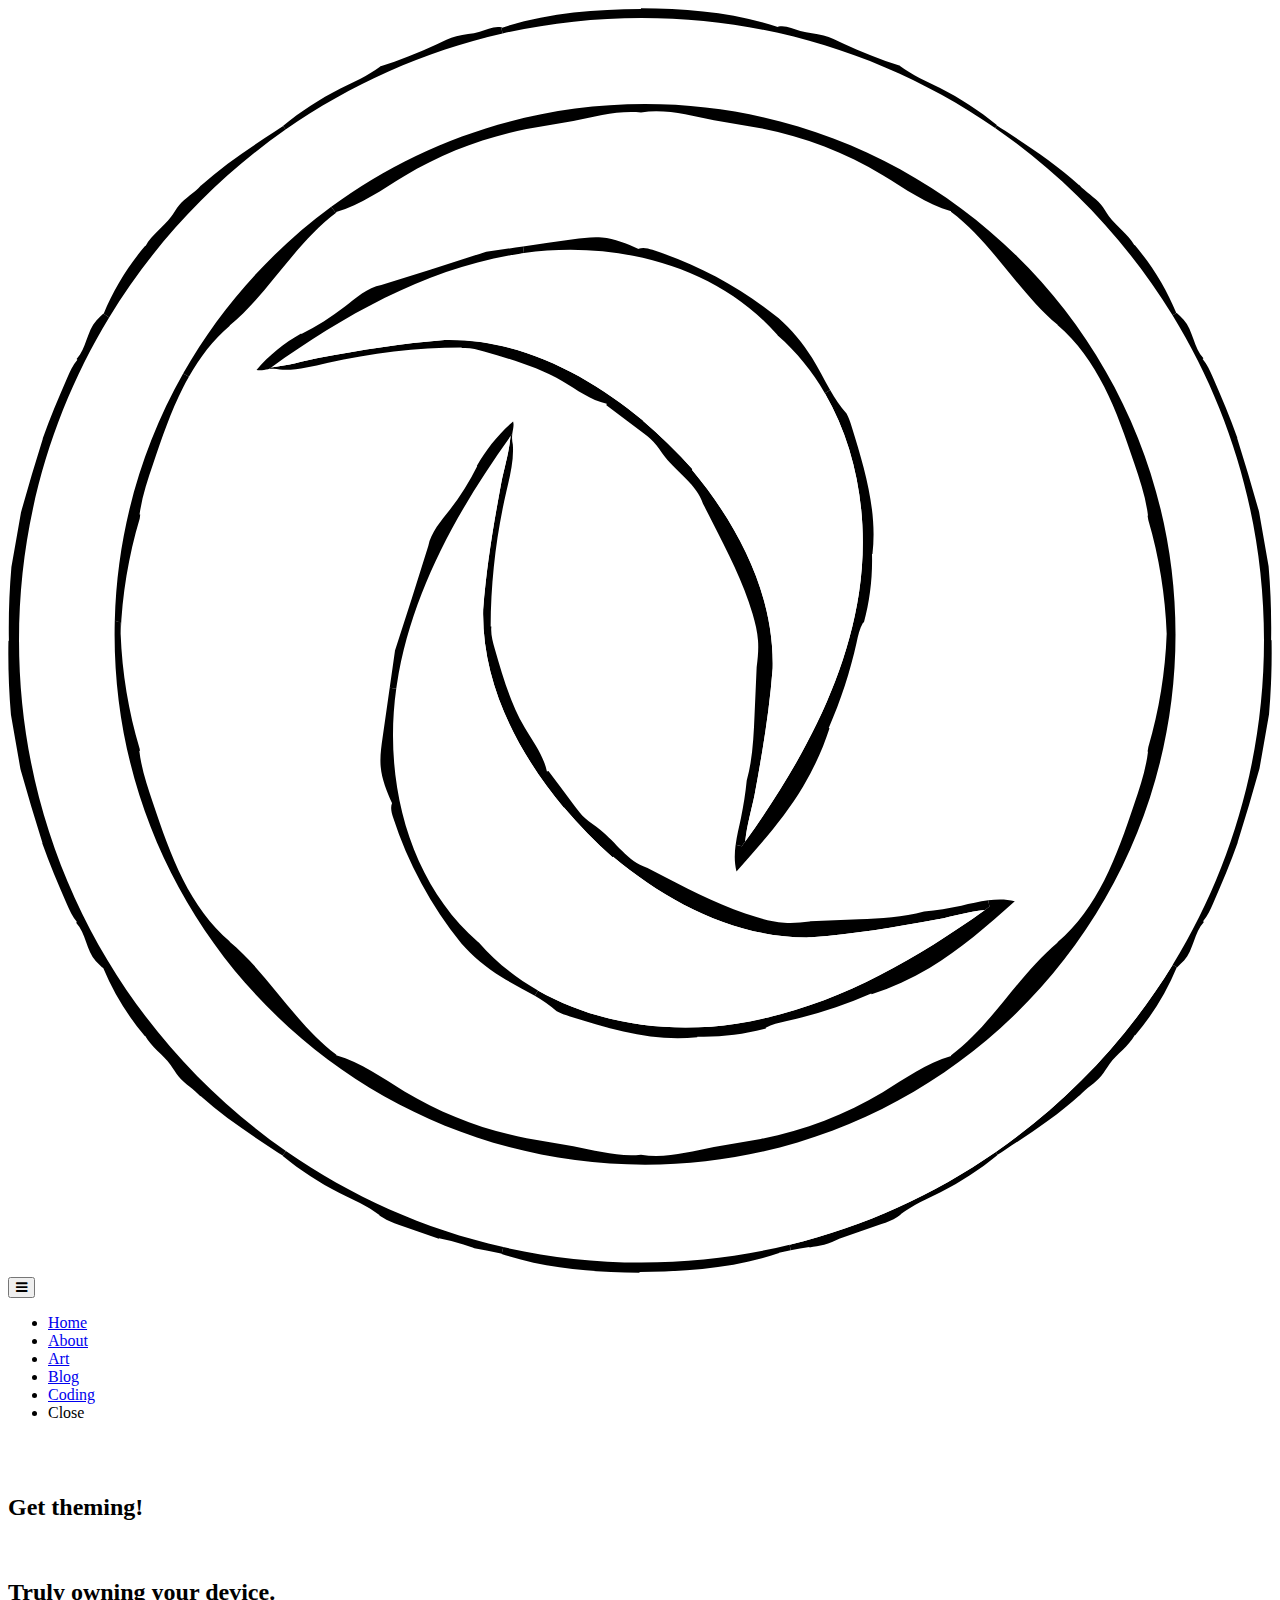
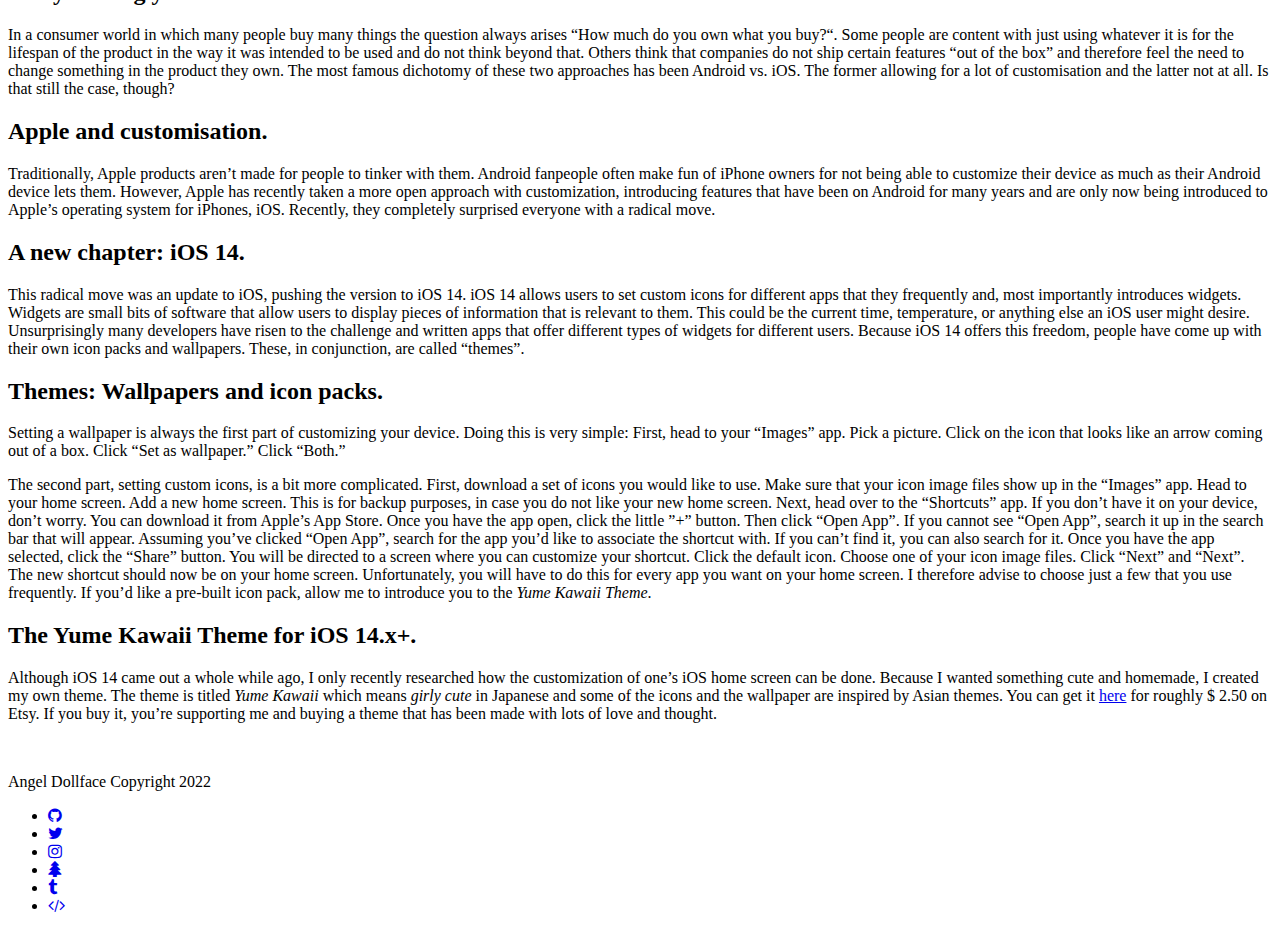
<file: blog/2022-12-10-Get-theming/index.html>
<!DOCTYPE html>
<html lang="en">
 <head>
    <meta charset="UTF-8">
    <title>Get theming!</title>
    <meta name="robots" content="An introduction to theming on iOS 14.x+!">
    <meta name="msapplication-TileColor" content="#000000">
    <meta name="viewport" content="width=device-width, initial-scale=1">
    <meta name="description" content="An introduction to theming on iOS 14.x+!">
    <link rel="apple-touch-icon" sizes="57x57" href="/assets/images/site/favicons/apple-icon-57x57.png">
    <link rel="apple-touch-icon" sizes="60x60" href="/assets/images/site/favicons/apple-icon-60x60.png">
    <link rel="apple-touch-icon" sizes="72x72" href="/assets/images/site/favicons/apple-icon-72x72.png">
    <link rel="apple-touch-icon" sizes="76x76" href="/assets/images/site/favicons/apple-icon-76x76.png">
    <link rel="apple-touch-icon" sizes="114x114" href="/assets/images/site/favicons/apple-icon-114x114.png">
    <link rel="apple-touch-icon" sizes="120x120" href="/assets/images/site/favicons/apple-icon-120x120.png">
    <link rel="apple-touch-icon" sizes="144x144" href="/assets/images/favicons/site/apple-icon-144x144.png">
    <link rel="apple-touch-icon" sizes="152x152" href="/assets/images/site/favicons/apple-icon-152x152.png">
    <link rel="apple-touch-icon" sizes="180x180" href="/assets/images/site/favicons/apple-icon-180x180.png">
    <link rel="icon" type="image/png" sizes="192x192" href="/assets/images/site/favicons/android-icon-192x192.png">
    <link rel="icon" type="image/png" sizes="32x32" href="/assets/images/site/favicons/favicon-32x32.png">
    <link rel="icon" type="image/png" sizes="96x96" href="/assets/images/site/favicons/favicon-96x96.png">
    <link rel="icon" type="image/png" sizes="16x16" href="/assets/images/site/favicons/favicon-16x16.png">
    <meta name="msapplication-TileImage" content="/assets/images/favicons/site/apple-icon-144x144.png">
    <meta property="og:image:type" content="image/png">
    <meta name="twitter:image:type" content="image/png">
    <meta property="og:image" content="/assets/images/site/banner/banner.png">
    <meta property="twitter:image" content="/assets/images/site/banner/banner.png">
    <meta property="og:name" content="Get theming!">
    <meta property="og:description" content="An introduction to theming on iOS 14.x+!">
    <meta name="twitter:name" content="Get theming!">
    <meta name="twitter:card" content="summary_large_image">
    <meta name="twitter:image:alt" content="An introduction to theming on iOS 14.x+!">
    <meta name="twitter:description" content="An introduction to theming on iOS 14.x+!">
    <link rel="stylesheet" href="https://cdnjs.cloudflare.com/ajax/libs/font-awesome/4.7.0/css/font-awesome.min.css">
    <link rel="stylesheet" type="text/css" href="https://angeldollface.art/assets/css/main/index.css">
    <link rel="stylesheet" type="text/css" href="https://angeldollface.art/assets/css/main/dollfonts.css">
    <script async src="https://www.googletagmanager.com/gtag/js?id=G-KBXPMTL66E"></script>
    <script>
     window.dataLayer = window.dataLayer || [];
     function gtag(){dataLayer.push(arguments);}
     gtag('js', new Date());
     gtag('config', 'G-KBXPMTL66E');
    </script>
   <script type="module">function t(){let e=document.getElementById("nav");e.style.width="100vw",e.style.height="100vh"}function l(){let e=document.getElementById("nav");e.style.width="0vw",e.style.height="0vh"}globalThis.openNav=t;globalThis.closeNav=l;
</script></head>
 <body>
  
<div class="header">
 <img class="logo" src="/assets/images/site/logo/logo.svg" onclick="window.location.href='/'">
 <button class="menu" onclick="openNav();">
  <i class="fa fa-bars"></i>
 </button>
 <div class="nav" id="nav">
  <ul class="nav">
   <li class="nav">
       <a class="nav" href="/">Home</a>
      </li><li class="nav">
       <a class="nav" href="/pages/about">About</a>
      </li><li class="nav">
       <a class="nav" href="/pages/art">Art</a>
      </li><li class="nav">
       <a class="nav" href="/pages/blog">Blog</a>
      </li><li class="nav">
       <a class="nav" href="/pages/coding">Coding</a>
      </li>
    <li class="navClose">
     <a class="nav" onclick="closeNav();">Close</a>
    </li>
   </ul>
  </div>
</div>
  <br>
  <br>
  <div class="content">
   <h2 class="sectionHeading">Get theming!</h2>
   <br>
   <h2 id="truly-owning-your-device">Truly owning your device.</h2>
<p>In a consumer world in which many people buy many things the question always arises “How much do you own what you buy?“. Some people are content with just using whatever it is for the lifespan of the product in the way it was intended to be used and do not think beyond that. Others think that companies do not ship certain features “out of the box” and therefore feel the need to change something in the product they own. The most famous dichotomy of these two approaches has been Android vs. iOS. The former allowing for a lot of customisation and the latter not at all. Is that still the case, though?</p>
<h2 id="apple-and-customisation">Apple and customisation.</h2>
<p>Traditionally, Apple products aren’t made for people to tinker with them. Android fanpeople often make fun of iPhone owners for not being able to customize their device as much as their Android device lets them. However, Apple has recently taken a more open approach with customization, introducing features that have been on Android for many years and are only now being introduced to Apple’s operating system for iPhones, iOS. Recently, they completely surprised everyone with a radical move.</p>
<h2 id="a-new-chapter-ios-14">A new chapter: iOS 14.</h2>
<p>This radical move was an update to iOS, pushing the version to iOS 14. iOS 14 allows users to set custom icons for different apps that they frequently and, most importantly introduces widgets. Widgets are small bits of software that allow users to display pieces of information that is relevant to them. This could be the current time, temperature, or anything else an iOS user might desire. Unsurprisingly many developers have risen to the challenge and written apps that offer different types of widgets for different users.
Because iOS 14 offers this freedom, people have come up with their own icon packs and wallpapers. These, in conjunction, are called “themes”.</p>
<h2 id="themes-wallpapers-and-icon-packs">Themes: Wallpapers and icon packs.</h2>
<p>Setting a wallpaper is always the first part of customizing your device. Doing this is very simple: First, head to your “Images” app. Pick a picture. Click on the icon that looks like an arrow coming out of a box. Click “Set as wallpaper.” Click “Both.”</p>
<p>The second part, setting custom icons, is a bit more complicated. First, download a set of icons you would like to use. Make sure that your icon image files show up in the “Images” app. Head to your home screen. Add a new home screen. This is for backup purposes, in case you do not like your new home screen. Next, head over to the “Shortcuts” app. If you don’t have it on your device, don’t worry. You can download it from Apple’s App Store. Once you have the app open, click the little ”+” button. Then click “Open App”. If you cannot see “Open App”, search it up in the search bar that will appear. Assuming you’ve clicked “Open App”, search for the app you’d like to associate the shortcut with. If you can’t find it, you can also search for it.
Once you have the app selected, click the “Share” button. You will be directed to a screen where you can customize your shortcut. Click the default icon. Choose one of your icon image files. Click “Next” and “Next”. The new shortcut should now be on your home screen. Unfortunately, you will have to do this for every app you want on your home screen. I therefore advise to choose just a few that you use frequently. If you’d like a pre-built icon pack, allow me to introduce you to the <em>Yume Kawaii Theme</em>.</p>
<h2 id="the-yume-kawaii-theme-for-ios-14x">The Yume Kawaii Theme for iOS 14.x+.</h2>
<p>Although iOS 14 came out a whole while ago, I only recently researched how the customization of one’s iOS home screen can be done. Because I wanted something cute and homemade, I created my own theme. The theme is titled <em>Yume Kawaii</em> which means <em>girly cute</em> in Japanese and some of the icons and the wallpaper are inspired by Asian themes. You can get it <a href="https://www.etsy.com/listing/1346808542/yume-kawaii-ios-14x-theme?click_key=e7f77cfe69dcb7d50795dead5ce47cba8d39641c%3A1346808542&#x26;click_sum=962e2ff4&#x26;ref=shop_home_active_1">here</a> for roughly $ 2.50 on Etsy. If you buy it, you’re supporting me and buying a theme that has been made with lots of love and thought.</p>
  </div>
  <br>
  <div class="footer">
    <p class="footer">Angel Dollface Copyright 2022</p>
    <ul class="footer">
      <li class="footer">
          <a class="footer" href="https://github.com/angeldollface">
            <i class="fa fa-github"></i>
          </a>
        </li><li class="footer">
          <a class="footer" href="https://twitter.com/angeldollface66">
            <i class="fa fa-twitter"></i>
          </a>
        </li><li class="footer">
          <a class="footer" href="https://instagram.com/angeldollface666">
            <i class="fa fa-instagram"></i>
          </a>
        </li><li class="footer">
          <a class="footer" href="https://linktr.ee/angeldollface">
            <i class="fa fa-tree"></i>
          </a>
        </li><li class="footer">
          <a class="footer" href="https://tumblr.com/angeldollface666">
            <i class="fa fa-tumblr"></i>
          </a>
        </li><li class="footer">
          <a class="footer" href="https://github.com/angeldollface/angeldollface.github.io/">
            <i class="fa fa-code"></i>
          </a>
        </li>
    </ul>
   </div>
 </body></html>
</file>
<file: samples/styles.css>
/* OSTRICH FOR ALL BROWSERS! */
@font-face {
    font-family: 'Ostrich';
    src: url('https://angeldollface.art/assets/fonts/ttf/Ostrich.ttf') format('truetype');
}
@font-face {
    font-family: 'Ostrich';
    src: url('https://angeldollface.art/assets/fonts/otf/Ostrich.otf') format('opentype');
}
@font-face {
    font-family: 'Ostrich';
    src: url('https://angeldollface.art/assets/fonts/woff/Ostrich.woff') format('woff');
}
@font-face {
    font-family: 'Ostrich';
    src: url('https://angeldollface.art/assets/fonts/woff2/Ostrich.woff2') format('woff2');
}

/*GARAMOND FOR ALL BROWSERS!*/
@font-face {
    font-family: 'Garamond';
    src: url('https://angeldollface.art/assets/fonts/ttf/Garamond.ttf') format('truetype');
}
@font-face {
    font-family: 'Garamond';
    src: url('https://angeldollface.art/assets/fonts/otf/Garamond.otf') format('opentype');
}
@font-face {
    font-family: 'Garamond';
    src: url('https://angeldollface.art/assets/fonts/woff/Garamond.woff') format('woff');
}
@font-face {
    font-family: 'Garamond';
    src: url('https://angeldollface.art/assets/fonts/woff2/Garamond.woff2') format('woff2');
}

/* MAJOR MONO DISPLAY FOR ALL BROWSERS! */
@font-face {
    font-family: 'MMD';
    src: url('https://angeldollface.art/assets/fonts/ttf/MMD.ttf') format('truetype');
}
@font-face {
    font-family: 'MMD';
    src: url('https://angeldollface.art/assets/fonts/otf/MMD.otf') format('opentype');
}
@font-face {
    font-family: 'MMD';
    src: url('https://angeldollface.art/assets/fonts/woff/MMD.woff') format('woff');
}
@font-face {
    font-family: 'MMD';
    src: url('https://angeldollface.art/assets/fonts/woff2/MMD.woff2') format('woff2');
}

html, body {
    margin: 0px;
    padding: 0px;
    top: 0;
    right: 0;
    bottom: 0;
    left: 0;
    width: 100vw;
    height: 100vh;
    background-color: #FFFFFF;
    box-sizing: border-box;
}

div.header {
    margin: 0px;
    padding: 0px;
    width: 100vw;
    left:0;
    top: 0;
    right: 0;
    border: none;
}

h1 {
    font-size: 40px;
    font-family: 'MMD';
    color: #000000;
    padding: 20px;
    text-align: center;
    margin: 0px;
}

div.skillList {
    margin: 0 auto;
    padding: 20px;
    display: block;
    width: 70%;
    margin-top: 5vh !important;
    margin-bottom: 20px !important;
    background-color: transparent;
    border: none;
    min-height: 100vh;
}

h2.skillList {
    text-align: center;
    font-size: 50px;
    font-family: 'Ostrich';
    color: #000000;
    margin: 0px;
    padding-top: 10px;
    padding-bottom: 0px;
    padding-left: 0px;
    padding-right: 0px;
}

div.nav {
    margin: 0px;
    padding: 0px;
    top: 0;
    right: 0;
    bottom: 0;
    left: 0;
    width: 0vw;
    overflow: hidden;
    position: fixed;
    transition-duration: 0.6s;
    height: 0vh;
    box-sizing: border-box;
    background-color: #000000;
}

ul.nav {
    padding: 0px;
    margin-top: 15vh !important;
    margin-right: 0px;
    margin-bottom: 0px;
    margin-left: 0px;
    
    list-style: none;
}

li.nav {
    text-align: left;
    display: block;
    margin: 0px;
    padding-top: 10px;
    padding-bottom: 0px;
    padding-right: 0px;
    padding-left: 50px;
}

a.nav {
    font-size: 50px;
    font-family: 'Ostrich';
    color: #FFFFFF;
    margin: 0px;
    padding: 0px;
    text-decoration: none;
    transition-duration: 0.6s;
}

a.nav:hover {
    color: #FF7BAC;
}

div.itemList {
    width: 100vw;
    min-height: 100vh;
    height: 100vh;
    background-color: transparent;
    padding: 0px;
    top: 0;
    left: 0;
    bottom: 0;
    right: 0;
    margin: 0px;
}

h2.itemList {
    padding-left: 50px;
    padding-bottom: 0px;
    padding-top: 50px;
    padding-right: 50px;
    margin: 0px;
    font-size: 50px;
    font-family: 'Garamond';
    font-style: italic;
    color: #000000;
}

div.content {
    margin: 0 auto;
    display: block;
    width: 80%;
    margin-top: 20px !important;
    margin-bottom: 20px !important;
    padding: 20px;
    border-radius: 20px;
    -webkit-backdrop-filter: blur(4px);  
    backdrop-filter: blur(8px); 
    box-shadow: 0px 10px 15px 10px rgba(0 ,0 ,0 ,0.15);
    background-color: rgba(228 ,228 ,228 ,0.10);
}

h2 {
    font-size: 37px;
    color: #000000;
    font-family: 'Ostrich';
    padding-top: 20px;
    padding-bottom: 0px;
    padding-right: 20px;
    padding-left: 0px;
    margin: 0px;
}

h3 {
    font-size: 35px;
    color: #000000;
    font-family: 'Ostrich';
    padding-top: 20px;
    padding-bottom: 0px;
    padding-right: 20px;
    padding-left: 0px;
    margin: 0px;
}

h4 {
    font-size: 33px;
    color: #000000;
    font-family: 'Ostrich';
    padding-top: 20px;
    padding-bottom: 0px;
    padding-right: 20px;
    padding-left: 0px;
    margin: 0px;
}

p {
    font-size: 31px;
    color: #000000;
    font-family: 'Ostrich';
    padding-top: 20px;
    padding-bottom: 0px;
    padding-right: 20px;
    padding-left: 0px;
    margin: 0px;
}

a {
    font-size: 31px;
    color: #000000;
    font-family: 'Ostrich';
    padding: 0px;
    margin: 0px;
    transition-duration: 0.6s;
    text-decoration: none;
}

a:hover {
    color: #FF7BAC;
}

img.art {
    margin: 0 auto;
    display: block;
    height: 300px;
    width: 100%;
    object-fit: cover;
    padding: 0px;
    margin-top: 20px !important;
    margin-bottom: 20px !important;
}

ul {
    width: 100%;
    padding: 0px;
    margin-left: 0px;
    margin-right: 0px;
    margin-top: 20px;
    margin-bottom: 20px;
    list-style: circle;
}

li {
    text-align: left;
    display: block;
    padding-top: 10px;
    padding-bottom: 0px;
    padding-right: 0px;
    padding-left: 0px;
    font-size: 31px;
    color: #000000;
    font-family: 'Ostrich';
    margin: 0px;
}

div.footer {
    margin: 0px;
    padding: 0px;
    width: 100vw;
    background-color: #000000;
    left: 0px;
    right: 0px;
    bottom: 0px;
}

p.footer {
    text-align: left;
    padding: 20px;
    font-size: 31px;
    font-style: italic;
    color: #FFFFFF;
    font-family: 'Ostrich';
    margin: 0px;
}
</file>
<file: assets/css/index.css>
@font-face {
    font-family: 'Merriweather-Regular';
    src: url('https://angeldollface.art/assets/fonts/ttf/Merriweather-Regular.ttf') format('truetype');
}
@font-face {
    font-family: 'Merriweather-Regular';
    src: url('https://angeldollface.art/assets/fonts/otf/Merriweather-Regular.otf') format('opentype');
}
@font-face {
    font-family: 'Merriweather-Regular';
    src: url('https://angeldollface.art/assets/fonts/woff/Merriweather-Regular.woff') format('woff');
}
@font-face {
    font-family: 'Merriweather-Regular';
    src: url('https://angeldollface.art/assets/fonts/woff2/Merriweather-Regular.woff2') format('woff2');
}
@font-face {
    font-family: 'PlayfairDisplay-Regular';
    src: url('https://angeldollface.art/assets/fonts/ttf/PlayfairDisplay-Regular.ttf') format('truetype');
}
@font-face {
    font-family: 'PlayfairDisplay-Regular';
    src: url('https://angeldollface.art/assets/fonts/otf/PlayfairDisplay-Regular.otf') format('opentype');
}
@font-face {
    font-family: 'PlayfairDisplay-Regular';
    src: url('https://angeldollface.art/assets/fonts/woff/PlayfairDisplay-Regular.woff') format('woff');
}
@font-face {
    font-family: 'PlayfairDisplay-Regular';
    src: url('https://angeldollface.art/assets/fonts/woff2/PlayfairDisplay-Regular.woff2') format('woff2');
}
:root {
   /*--bgColor: #faede7;*/
    --bgColor: #000000;
    --accentColor: #FFFFFF;
    --mainColor: #000000;
    --headingFont: 'PlayfairDisplay-Regular';
    --contentFont: 'Merriweather-Regular';
    --hoverColor: #FF7BAC;
}
html {
    top: 0;
    right: 0;
    bottom: 0;
    left: 0;
    width: 100%;
    box-sizing: border-box;
    height: 100vh;
    overflow-x: hidden;
    margin: 0px;
    padding: 0px;
}
body {
    top: 0;
    right: 0;
    bottom: 0;
    left: 0;
    width: 100%;
    height: 100%;
    margin: 0px;
    padding: 0px;
    background-color: var(--bgColor);
}
div.header {
    top: 0;
    overflow: hidden;
    left: 0;
    right: 0;
    width: 100%;
    margin: 0px;
    padding: 0px;
    background-color: transparent;
    border: none;
}
h1 {
    float: left;
    font-size: 35px;
    padding-top: 30px;
    padding-right: 10px;
    padding-left: 30px;
    padding-bottom: 10px;
    margin: 0px;
    font-family: var(--headingFont);
    color: var(--accentColor);
    font-weight: bold;
    font-style: italic;
}
ul.nav {
    padding-top: 0px;
    padding-right: 30px;
    padding-left: 0px;
    padding-bottom: 0px;
    margin: 0px;
    list-style: none;
}
li.nav {
    padding-left: 0px;
    padding-right: 10px;
    padding-top: 30px;
    padding-bottom: 0px;
    margin: 0px;
    display: inline-block;
}
a.nav {
    font-size: 25px;
    padding: 0px;
    margin: 0px;
    text-decoration: underline;
    text-decoration-color: var(--hoverColor);
    font-family: var(--contentFont);
    color: var(--accentColor);
}
div.nav {
    display: inline-block;
    margin: 0px;
    float: right;
    top: 0;
    right: 0;
    padding: 0px;
    width: fit-content;
}
div.landing{
    width: 100%;
    margin: 0px;
    overflow: hidden;
    padding: 0px;
    border: none;
    height: fit-content;
}
div.landingText {
    float: left;
    width: 50%;
    margin: 0px;
    padding: 0px;
    height: 390px;
}
div.pfp {
    float: right;
    width: 50%;
    margin: 0px;
    padding: 0px;
    height: fit-content;
}
h2.landingText {
    font-size: 45px;
    font-family: var(--headingFont);
    color: var(--accentColor);
    padding-right: 20px;
    padding-top: 30vh;
    padding-bottom: 0px;
    padding-left: 20px;
    font-style: italic;
    font-weight: bold;
    margin: 0px;
    text-align: right;
}
p.landingText {
    font-size: 30px;
    font-family: var(--contentFont);
    color: var(--accentColor);
    padding-right: 20px;
    padding-top: 0px;
    padding-bottom:0px;
    padding-left: 20px;
    margin: 0px;
    text-align: right;
}
img.pfp {
    width:60vh;
    height: 60vh;
    margin-top: 10vh;
    margin-bottom: 20vh;
    margin-left: 20px;
    margin-right: 20px;
    padding: 0px;
    border-top-left-radius: 50%;
    border-top-right-radius: 50%;
    border-bottom-left-radius: 50%;
    border-bottom-right-radius: 50%;
    display: block;
    border: 6px solid var(--accentColor);
}
h2.sectionHeading {
    text-align: left;
    font-size: 40px;
    font-family: var(--headingFont);
    color: var(--accentColor);
    padding-top: 40px;
    padding-bottom: 20px;
    padding-left: 0px;
    padding-right: 0px;
    margin: 0px;
    font-style: italic;
    font-weight: bold;
    border: none;
}
div.preview {
    width: 80%;
    padding: 20px;
    margin: 0 auto;
    background-color: var(--mainColor);
    display: block;
    border: 6px solid var(--accentColor);
    margin-top: 40px !important;
    margin-bottom: 40px !important;
    border-radius: 0px;
    box-shadow: 10px 15px 0px var(--accentColor);
}
h2 {
    padding-left: 0px;
    padding-right: 0px;
    padding-top: 20px;
    padding-bottom: 10px;
    font-size: 40px;
    margin: 0px;
    font-family: var(--headingFont);
    color: var(--accentColor);
}
h3 {
    padding-left: 0px;
    padding-right: 0px;
    padding-top: 20px;
    padding-bottom: 0px;
    font-size: 37px;
    margin: 0px;
    font-family: var(--headingFont);
    color: var(--accentColor);
}
h4 {
    padding-left: 0px;
    padding-right: 0px;
    padding-top: 20px;
    padding-bottom: 10px;
    font-size: 34px;
    margin: 0px;
    font-family: var(--headingFont);
    color: var(--accentColor);
}

p {
    padding-left: 0px;
    padding-right: 0px;
    padding-top: 0px;
    padding-bottom: 20px;
    font-size: 31px;
    margin: 0px;
    font-family: var(--contentFont);
    color: var(--accentColor);
}

a {
    padding: 0px;
    font-size: 40px;
    margin: 0px;
    font-family: var(--contentFont);
    color: var(--accentColor);
}

div.content {
    width: 80%;
    margin: 0 auto;
    border: none;
    padding: 0px;
    background-color: transparent;
}

img {
    float: none;
    width: 100%;
    height: 350px;
    object-fit:cover;
    margin-bottom: 20px;
    margin-top: 20px;
    margin-right: 0px;
    margin-left: 0px;
    padding: 0px;
    border-top-left-radius: none;
    border-top-right-radius: none;
    border-bottom-left-radius: none;
    border-bottom-right-radius: none;
    display: block;
    margin: 0 auto;
    border: none;
    border-radius: 20px;
}

ul {
    padding-right: 0px;
    padding-left: 0px;
    padding-bottom: 20px;
    padding-top: 20px;
    margin: 0px;
    list-style-type: disc;
    width: 100%
}

li {
    padding-left: 0px;
    padding-right: 0px;
    padding-top: 10px;
    padding-bottom: 0px;
    font-size: 31px;
    margin: 0px;
    font-family: var(--contentFont);
    color: var(--accentColor);
}

div.footer {
    margin: 0px;
    width: 100vw;
    bottom: 0;
    left: 0;
    right: 0;
    margin-left: 0px;
    margin-right: 0px;
    margin-bottom: 0px;
    margin-top: 30px;
    background-color: var(--accentColor);
}

p.footer {
    font-size: 35px;
    color: var(--mainColor);
    font-family: var(--headingFont);
    padding-top: 20px;
    padding-right: 0px;
    padding-left: 0px;
    padding-bottom: 0px;
    margin: 0px;
    text-align: center;
}

ul.footer {
    margin: 0 auto;
    display: block;
    width: 60%;
    margin-top: 0px !important;
    margin-bottom: 0px !important;
    list-style: none;
    text-align: center;
}

li.footer {
    display: inline-block;
    padding-top: 0px;
    padding-bottom: 20px;
    padding-right: 10px;
    padding-left: 0px;
}

a.footer {
    font-size: 35px;
    color: var(--mainColor);
    font-style:italic;
    font-family: var(--contentFont);
    padding: 0px;
    margin: 0px;
    transition-duration: 0.6s;
    text-decoration: none;
}
a.footer:hover {
    color: var(--hoverColor);
}
button.menu {
    padding: 0px;
    float: right;
    border-radius: none;
    margin-top: 20px;
    margin-bottom: 0px;
    margin-left: 0px;
    margin-right: 20px;
    display: none;
    border: none;
    color: var(--accentColor);
    background-color: transparent;
    font-family: var(--contentFont);
    font-size: 30px;
    transition-duration: 0.6s;
}
button.menu:hover{
    color: var(--hoverColor);
}
@media screen and (max-width: 800px) {
    div.nav {
        display: flex;
        top: 0;
        overflow: hidden;
        right: 0;
        bottom: 0;
        left: 0;
        margin: 0;
        width: 0vw;
        height: 0vh;
        padding: 0;
        transition-duration: 0.6s;
        background-color: var(--bgColor);
        position: fixed;
    }
    ul.nav {
        margin: 0 auto;
        display: block;
        width: 80%;
        margin-top: 25vh !important;
        margin-bottom: 20px !important;
    }
    li.nav {
        display: block;
        text-align: center;
    }
    button.menu {
        display: inline-block;
    }    
    div.landing{
        display: block;
        align-items:stretch;
    }
    div.landingText {
        float: none;
        width: 100%;
        display: block;
        padding: 0px;
    }
    div.pfp {
        float: none;
        display: block;
        width: 100%;
        height: 290px;
    }
    img.pfp {
        width: 250px;
        height: 250px;
        display: block;
        margin: 0 auto;
        margin-top: 40px !important;
        margin-bottom: 10px !important;
    }
    div.landingText {
        float: none;
        width: 100%;
        margin: 0px;
        padding: 0px;
        height: fit-content;
    }
    h2.landingText {
        font-size: 30px;
        padding-right: 20px;
        padding-top: 0px;
        padding-bottom: 0px;
        padding-left: 20px;
        text-align: center;
    }
    p.landingText {
        font-size: 22px;
        padding-right: 20px;
        padding-top: 0px;
        padding-bottom:20px;
        padding-left: 20px;
        text-align:center;
    }
    h2.sectionHeading {
        font-size: 30px;
        padding-top: 10px;
    }
    div.preview {
        width: 85%;
        padding: 10px;
    }
    h2 {
        padding-top: 10px;
        padding-bottom: 10px;
        font-size: 30px;
    }
    h3 {
        padding-top: 10px;
        font-size: 27px;
    }
    h4 {
        padding-top: 10px;
        padding-bottom: 10px;
        font-size: 24px;
    }
    p {
        padding-bottom: 10px;
        font-size: 22px;
    }
    a {
        padding: 0px;
        font-size: 22px;
    }
    div.content {
        width: 85%;
    }
    img {
        margin-bottom: 10px;
        margin-top: 10px;
        height: 150px;
    }
    ul {
        padding-bottom: 10px;
        padding-top: 10px;
    }
    li {
        font-size: 22px;
    }    
    p.footer {
        font-size: 25px;
    }
    li.footer {
        padding-bottom: 10px;
        padding-right: 10px;
    }
    a.footer {
        font-size: 25px;
    }
}
</file>
<file: assets/css/main/index.css>
/*
DOLL FACE by Alexander Abraham, a.k.a. "Angel Dollface".
Licensed under the MIT license.

STILL TO DO
- Check and edit content!
*/

:root {
    --bgColor: #faede7;
    --accentColor: #000000;
    --mainColor: #FFFFFF;
    --headingFont: 'PlayfairDisplay-Regular';
    --contentFont: 'Merriweather-Regular';
    --hoverColor: #FF7BAC;
}
html {
    top: 0;
    right: 0;
    bottom: 0;
    left: 0;
    width: 100vw;
    box-sizing: border-box;
    height: 100vh;
    overflow-x: hidden;
    margin: 0px;
    padding: 0px;
    border: none;
}
body {
    top: 0;
    right: 0;
    bottom: 0;
    left: 0;
    width: 100%;
    height: 100%;
    margin: 0px;
    padding: 0px;
    background-color: var(--bgColor);
}
div.header {
    top: 0;
    overflow: hidden;
    left: 0;
    right: 0;
    width: 100%;
    margin: 0px;
    padding: 0px;
    background-color: transparent;
    border: none;
}
img.logo {
    float: left;
    width: 45px;
    height: 45px;
    object-fit: cover;
    padding: 30px 0px 0px 30px;
    margin: 0px;
    border-radius: 0px;
    border: none;
}
ul.nav {
    padding: 0px 30px 0px 0px;
    margin: 0px;
    list-style: none;
}
li.nav {
    padding: 30px 10px 0px 0px;
    margin: 0px;
    display: inline-block;
}
li.navClose {
    padding: 30px 10px 0px 0px;
    margin: 0px;
    display: none;
}
a.nav {
    font-size: 25px;
    padding: 0px;
    margin: 0px;
    transition-duration: 0.6s;
    text-decoration: underline;
    text-decoration-color: var(--hoverColor);
    font-family: var(--contentFont);
    font-style: italic;
    color: var(--accentColor);
}
a.nav:hover {
    background-color: var(--hoverColor);
    color: var(--mainColor);
}
div.nav {
    display: inline-block;
    margin: 0px;
    float: right;
    top: 0;
    right: 0;
    padding: 0px;
    width: fit-content;
}
div.landing{
    width: 100%;
    margin: 0px;
    overflow: hidden;
    padding: 0px;
    border: none;
    height: fit-content;
}
div.landingText {
    float: left;
    width: 50%;
    margin: 0px;
    padding: 0px;
    height: 390px;
}
div.pfp {
    float: right;
    width: 50%;
    margin: 0px;
    padding: 0px;
    height: fit-content;
}
h2.landingText {
    font-size: 45px;
    font-family: var(--headingFont);
    color: var(--accentColor);
    padding: 30vh 20px 0px 20px;
    font-style: italic;
    font-weight: bold;
    margin: 0px;
    text-align: right;
}
p.landingText {
    font-size: 30px;
    font-family: var(--contentFont);
    color: var(--accentColor);
    padding: 0px 20px 0px 20px;
    margin: 0px;
    text-align: right;
}
img.pfp {
    width:60vh;
    height: 60vh;
    margin: 10vh 20px 20vh 4vw;
    padding: 0px;
    border-top-left-radius: 50%;
    border-top-right-radius: 50%;
    border-bottom-left-radius: 50%;
    border-bottom-right-radius: 50%;
    display: block;
    border: 6px solid var(--accentColor);
}
h2.sectionHeading {
    text-align: center;
    font-size: 40px;
    font-family: var(--headingFont);
    color: var(--accentColor);
    padding: 40px 0px 10px 0px;
    margin: 0px;
    font-style: italic;
    font-weight: bold;
    border: none;
}
div.preview {
    width: 80%;
    padding: 20px;
    margin: 0 auto;
    background-color: var(--mainColor);
    display: block;
    border: 6px solid var(--accentColor);
    margin-top: 0px !important;
    margin-bottom: 40px !important;
    border-radius: 0px;
    box-shadow: 10px 15px 0px var(--accentColor);
}
h2 {
    padding: 20px 0px 10px 0px;
    font-size: 40px;
    margin: 0px;
    font-family: var(--headingFont);
    color: var(--accentColor);
}
a.headingLink {
    padding: 0px;
    font-size: 40px;
    margin: 0px;
    transition-duration: 0.6s;
    font-family: var(--headingFont);
    color: var(--accentColor);
    text-decoration: underline;
    text-decoration-color: var(--hoverColor);
}
a.headingLink:hover {
    background-color: var(--hoverColor);
    color: var(--mainColor);
}
h3 {
    padding: 20px 0px 0px 0px;
    font-size: 37px;
    margin: 0px;
    font-family: var(--headingFont);
    color: var(--accentColor);
}
h4 {
    padding: 20px 0px 10px 0px;
    font-size: 34px;
    margin: 0px;
    font-family: var(--headingFont);
    color: var(--accentColor);
}
p {
    padding: 0px 0px 10px 0px;
    font-size: 31px;
    margin: 0px;
    font-family: var(--contentFont);
    color: var(--accentColor);
}
a {
    padding: 0px;
    font-size: 31px;
    margin: 0px;
    text-decoration: underline;
    text-decoration-color: var(--hoverColor);
    font-family: var(--contentFont);
    color: var(--accentColor);
    transition-duration: 0.6s;
}
a:hover {
    background-color: var(--hoverColor);
    color: var(--mainColor);
}
div.content {
    width: 80%;
    margin: 0 auto;
    border: none;
    padding: 0px;
    background-color: transparent;
}
img {
    float: none;
    width: 100%;
    border: 3px solid var(--accentColor);
    height: 350px;
    object-fit:cover;
    margin: 20px 0px 20px 0px;
    padding: 0px;
    border-top-left-radius: none;
    border-top-right-radius: none;
    border-bottom-left-radius: none;
    border-bottom-right-radius: none;
    display: block;
    margin: 0 auto;
    border-radius: 20px;
}
ul {
    padding: 20px 0px 20px 0px;
    margin: 0px;
    list-style-type: disc;
    width: 100%
}
li {
    padding: 10px 0px 0px 0px;
    font-size: 31px;
    margin: 0px;
    font-family: var(--contentFont);
    color: var(--accentColor);
}
div.footer {
    margin: 0px;
    width: 100vw;
    bottom: 0;
    left: 0;
    right: 0;
    margin: 30px 0px 0px 0px;
    background-color: var(--accentColor);
}
p.footer {
    font-size: 35px;
    color: var(--mainColor);
    font-family: var(--headingFont);
    padding: 20px 0px 0px 0px;
    margin: 0px;
    text-align: center;
}
ul.footer {
    margin: 0 auto;
    display: block;
    width: 60%;
    margin-top: 0px !important;
    margin-bottom: 0px !important;
    list-style: none;
    text-align: center;
}
li.footer {
    display: inline-block;
    padding: 0px 10px 20px 0px;
}
a.footer {
    font-size: 35px;
    color: var(--mainColor);
    font-style:italic;
    font-family: var(--contentFont);
    padding: 0px;
    margin: 0px;
    transition-duration: 0.6s;
    text-decoration: none;
}
a.footer:hover {
    color: var(--hoverColor);
    background-color: none;
}
button.menu {
    padding: 0px;
    float: right;
    border-radius: none;
    margin: 25px 20px 0px 0px;
    display: none;
    border: none;
    color: var(--accentColor);
    background-color: transparent;
    font-family: var(--contentFont);
    font-size: 30px;
    transition-duration: 0.6s;
}
button.menu:hover{
    color: var(--hoverColor);
}
@media screen and (max-width: 800px) {
    img.logo {
        width: 40px;
        height: 40px;
        object-fit: cover;
        margin: 0px;
        padding: 10px 0px 0px 20px;
    }
    div.nav {
        display: flex;
        top: 0;
        overflow: hidden;
        right: 0;
        bottom: 0;
        left: 0;
        margin: 0;
        width: 0vw;
        height: 0vh;
        padding: 0;
        transition-duration: 0.6s;
        background-color: var(--bgColor);
        position: fixed;
    }
    ul.nav {
        margin: 0 auto;
        display: block;
        width: 80%;
        margin-top: 10vh !important;
        margin-bottom: 0px !important;
    }
    li.nav {
        display: block;
        text-align: left;
        padding: 20px 0px 0px 0px;
    }
    li.navClose {
        display: block;
        text-align: left;
        padding: 20px 0px 0px 0px;
    }
    button.menu {
        display: inline-block;
    }    
    div.landing{
        display: block;
        align-items:stretch;
    }
    div.landingText {
        float: none;
        width: 100%;
        display: block;
        padding: 0px;
    }
    div.pfp {
        float: none;
        display: block;
        width: 100%;
        height: 290px;
    }
    img.pfp {
        width: 250px;
        height: 250px;
        display: block;
        margin: 0 auto;
        margin-top: 40px !important;
        margin-bottom: 10px !important;
    }
    div.landingText {
        float: none;
        width: 100%;
        margin: 0px;
        padding: 0px;
        height: fit-content;
    }
    h2.landingText {
        font-size: 30px;
        padding: 0px 20px 0px 0px;
        text-align: center;
    }
    p.landingText {
        font-size: 22px;
        padding: 0px 20px 20px 20px;
        text-align:center;
    }
    h2.sectionHeading {
        font-size: 30px;
        padding-top: 10px;
    }
    div.preview {
        width: 85%;
        padding: 10px;
    }
    h2 {
        padding-top: 10px;
        padding-bottom: 10px;
        font-size: 30px;
    }
    a.headingLink {
        font-size: 30px;
    }
    h3 {
        padding-top: 10px;
        font-size: 27px;
    }
    h4 {
        padding-top: 10px;
        padding-bottom: 10px;
        font-size: 24px;
    }
    p {
        padding-bottom: 10px;
        font-size: 22px;
    }
    a {
        padding: 0px;
        font-size: 22px;
    }
    div.content {
        width: 85%;
    }
    img {
        margin-bottom: 10px  !important;
        margin-top: 10px !important;
        height: 150px;
    }
    ul {
        padding-bottom: 10px;
        padding-top: 10px;
    }
    li {
        font-size: 22px;
    }    
    p.footer {
        font-size: 25px;
    }
    li.footer {
        padding-bottom: 10px;
        padding-right: 10px;
    }
    a.footer {
        font-size: 25px;
    }
}
</file>
<file: assets/css/fonts/chanel.css>
@font-face {
    font-family: 'Merriweather-Regular';
    src: url('https://angeldollface.art/assets/fonts/ttf/Merriweather-Regular.ttf') format('truetype');
}
@font-face {
    font-family: 'Merriweather-Regular';
    src: url('https://angeldollface.art/assets/fonts/otf/Merriweather-Regular.otf') format('opentype');
}
@font-face {
    font-family: 'Merriweather-Regular';
    src: url('https://angeldollface.art/assets/fonts/woff/Merriweather-Regular.woff') format('woff');
}
@font-face {
    font-family: 'Merriweather-Regular';
    src: url('https://angeldollface.art/assets/fonts/woff2/Merriweather-Regular.woff2') format('woff2');
}
@font-face {
    font-family: 'Couture';
    src: url('https://angeldollface.art/assets/fonts/ttf/Couture.ttf') format('truetype');
}
@font-face {
    font-family: 'Couture';
    src: url('https://angeldollface.art/assets/fonts/otf/Couture.otf') format('opentype');
}
@font-face {
    font-family: 'Couture';
    src: url('https://angeldollface.art/assets/fonts/woff/Couture.woff') format('woff');
}
@font-face {
    font-family: 'Couture';
    src: url('https://angeldollface.art/assets/fonts/woff2/Couture.woff2') format('woff2');
}
</file>
<file: assets/css/fonts/kawaii.css>
@font-face {
    font-family: 'Merriweather-Regular';
    src: url('https://angeldollface.art/assets/fonts/ttf/Merriweather-Regular.ttf') format('truetype');
}
@font-face {
    font-family: 'Merriweather-Regular';
    src: url('https://angeldollface.art/assets/fonts/otf/Merriweather-Regular.otf') format('opentype');
}
@font-face {
    font-family: 'Merriweather-Regular';
    src: url('https://angeldollface.art/assets/fonts/woff/Merriweather-Regular.woff') format('woff');
}
@font-face {
    font-family: 'Merriweather-Regular';
    src: url('https://angeldollface.art/assets/fonts/woff2/Merriweather-Regular.woff2') format('woff2');
}
@font-face {
    font-family: 'PlayfairDisplay-Regular';
    src: url('https://angeldollface.art/assets/fonts/ttf/PlayfairDisplay-Regular.ttf') format('truetype');
}
@font-face {
    font-family: 'PlayfairDisplay-Regular';
    src: url('https://angeldollface.art/assets/fonts/otf/PlayfairDisplay-Regular.otf') format('opentype');
}
@font-face {
    font-family: 'PlayfairDisplay-Regular';
    src: url('https://angeldollface.art/assets/fonts/woff/PlayfairDisplay-Regular.woff') format('woff');
}
@font-face {
    font-family: 'PlayfairDisplay-Regular';
    src: url('https://angeldollface.art/assets/fonts/woff2/PlayfairDisplay-Regular.woff2') format('woff2');
}
</file>
<file: assets/css/fonts/rad.css>
@font-face {
    font-family: 'Cyberpunk';
    src: url('https://angeldollface.art/assets/fonts/ttf/Cyberpunk.ttf') format('truetype');
}
@font-face {
    font-family: 'Cyberpunk';
    src: url('https://angeldollface.art/assets/fonts/otf/Cyberpunk.otf') format('opentype');
}
@font-face {
    font-family: 'Cyberpunk';
    src: url('https://angeldollface.art/assets/fonts/woff/Cyberpunk.woff') format('woff');
}
@font-face {
    font-family: 'Cyberpunk';
    src: url('https://angeldollface.art/assets/fonts/woff2/Cyberpunk.woff2') format('woff2');
}
@font-face {
    font-family: 'Aileron';
    src: url('https://angeldollface.art/assets/fonts/ttf/Aileron.ttf') format('truetype');
}
@font-face {
    font-family: 'Aileron';
    src: url('https://angeldollface.art/assets/fonts/otf/Aileron.otf') format('opentype');
}
@font-face {
    font-family: 'Aileron';
    src: url('https://angeldollface.art/assets/fonts/woff/Aileron.woff') format('woff');
}
@font-face {
    font-family: 'Aileron';
    src: url('https://angeldollface.art/assets/fonts/woff2/Aileron.woff2') format('woff2');
}
</file>
